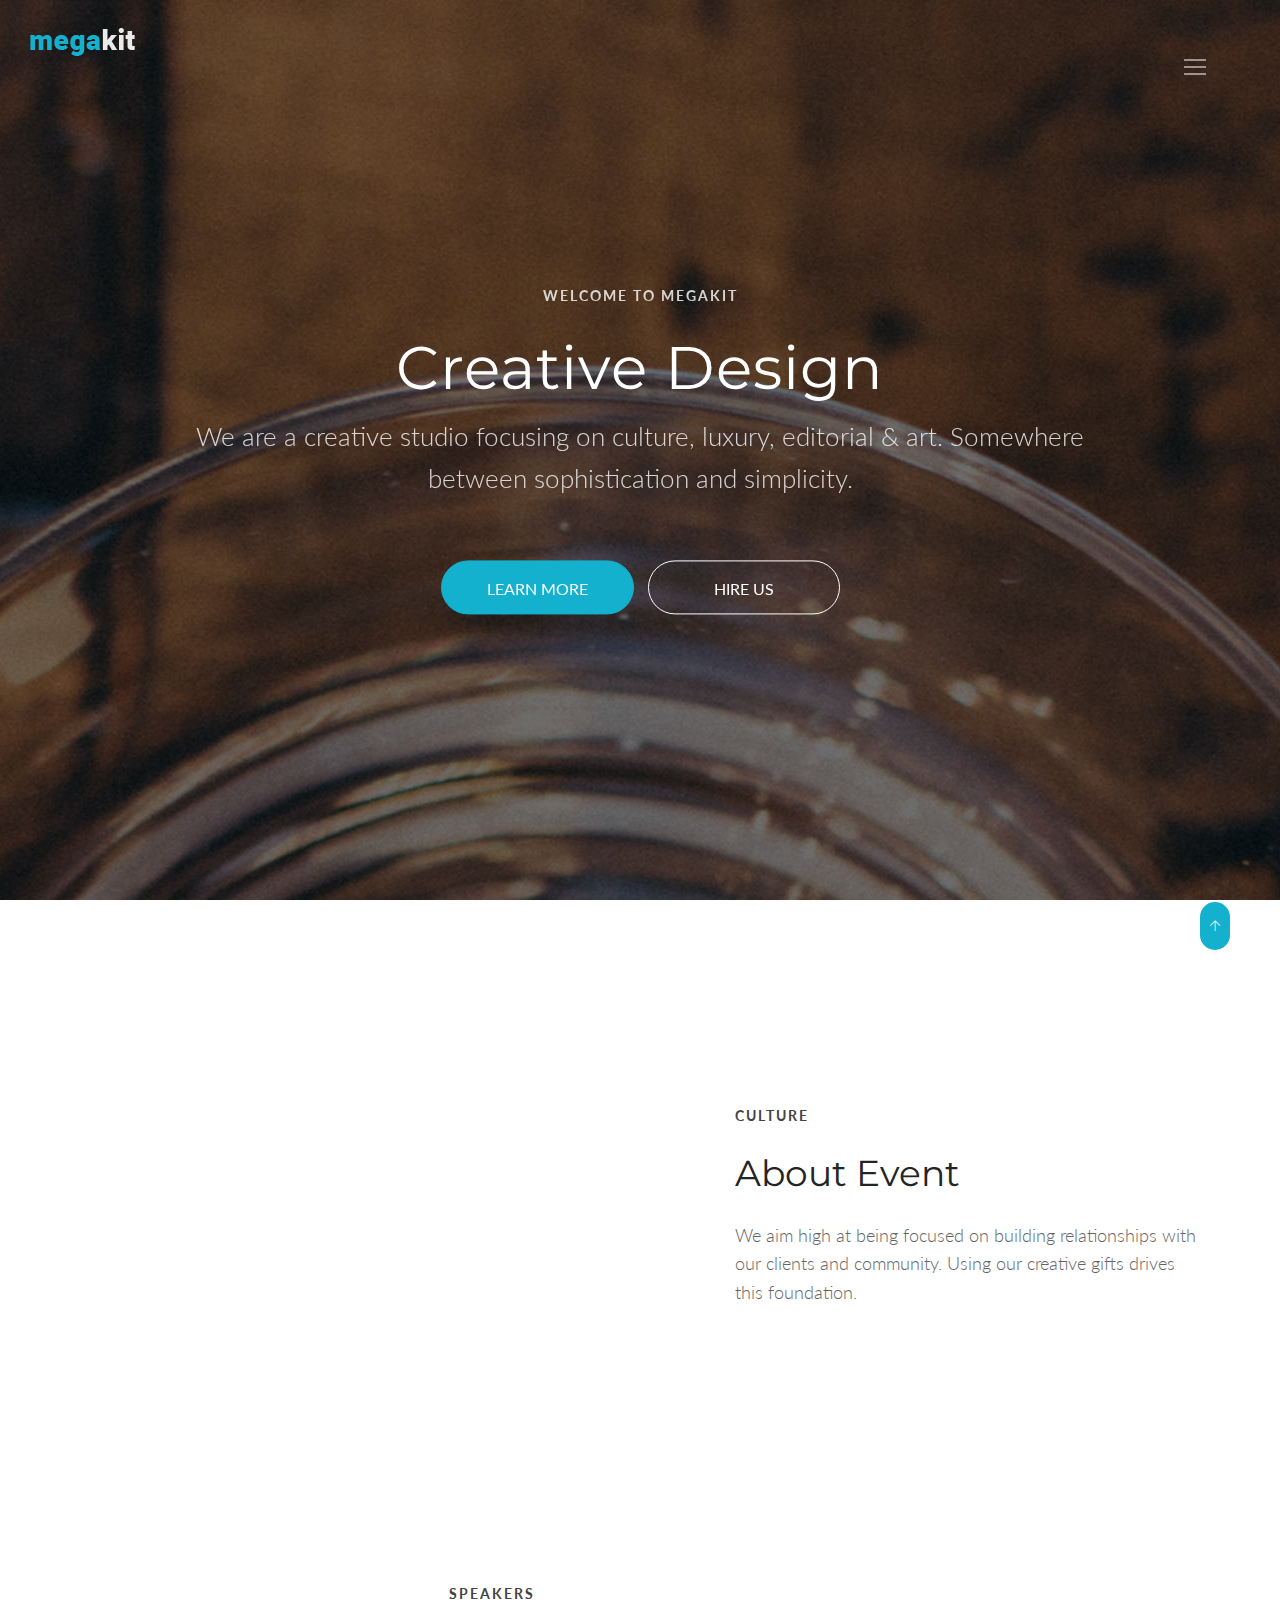
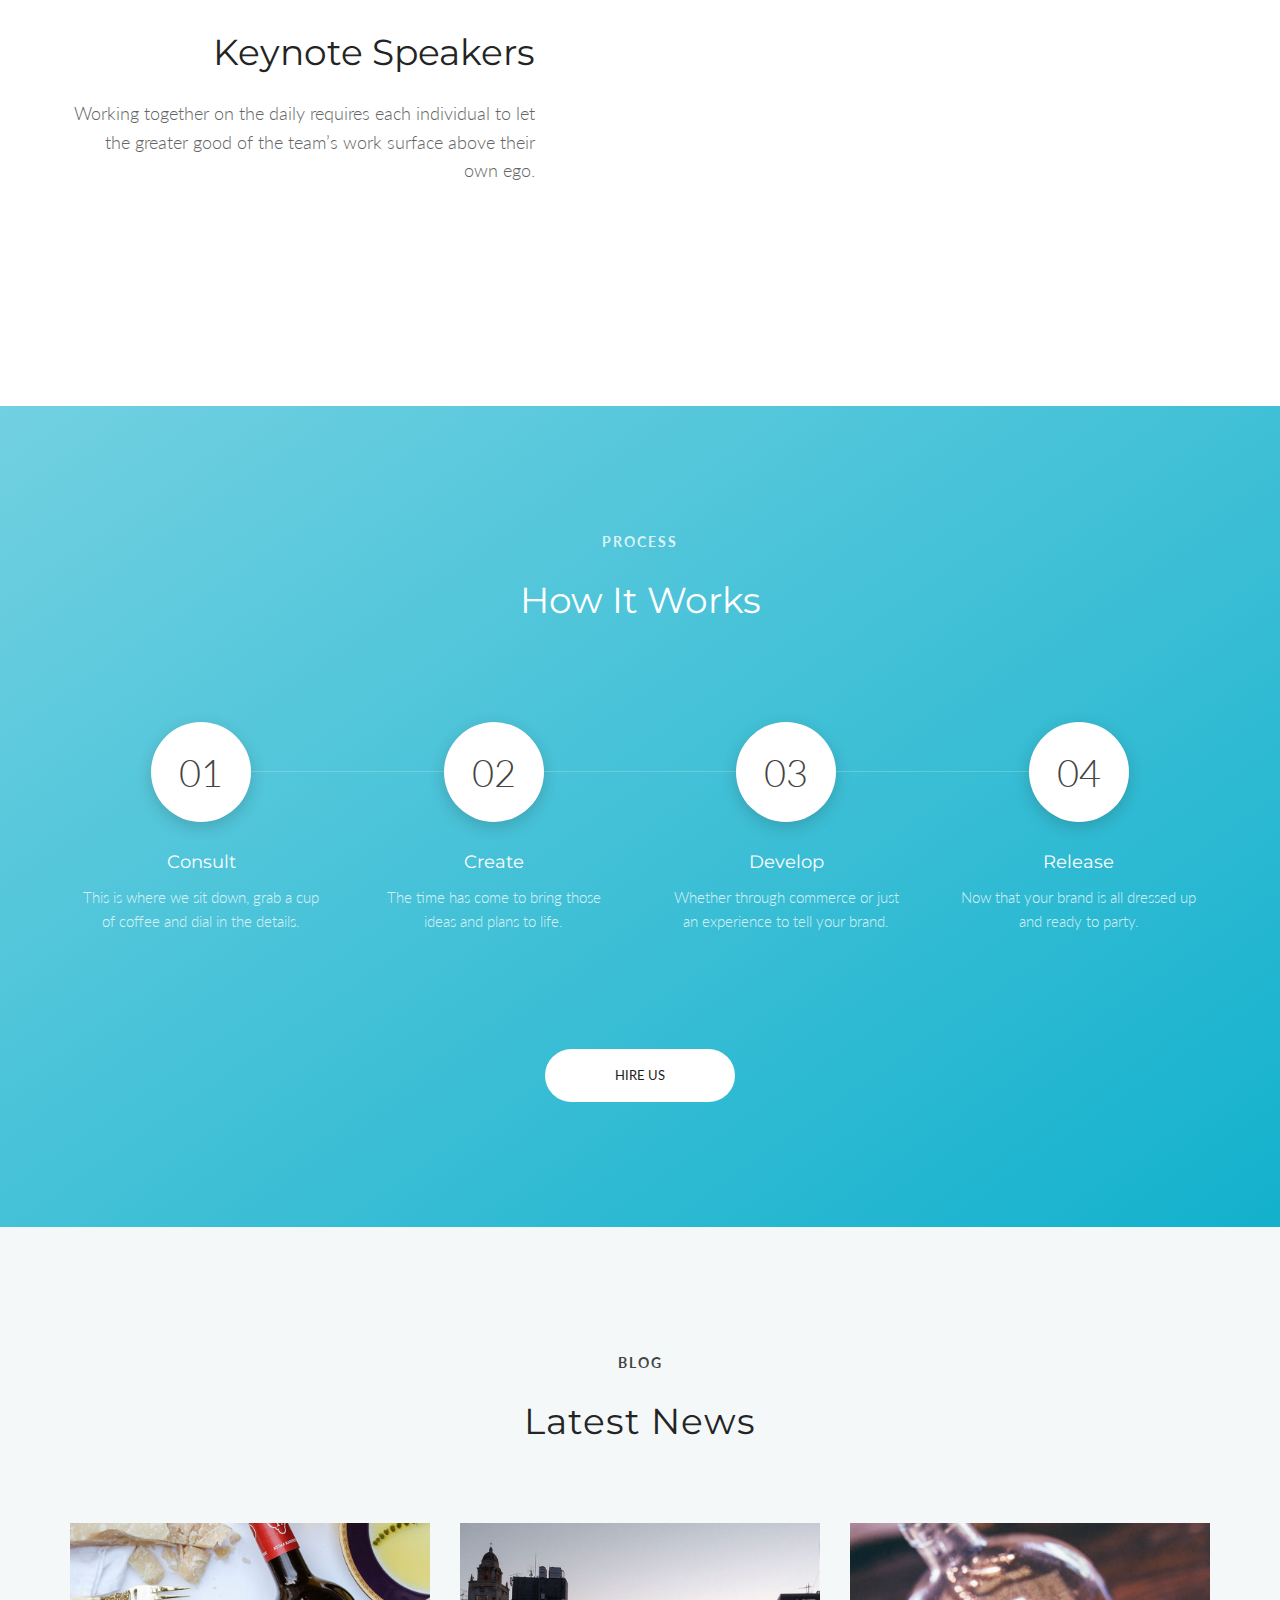
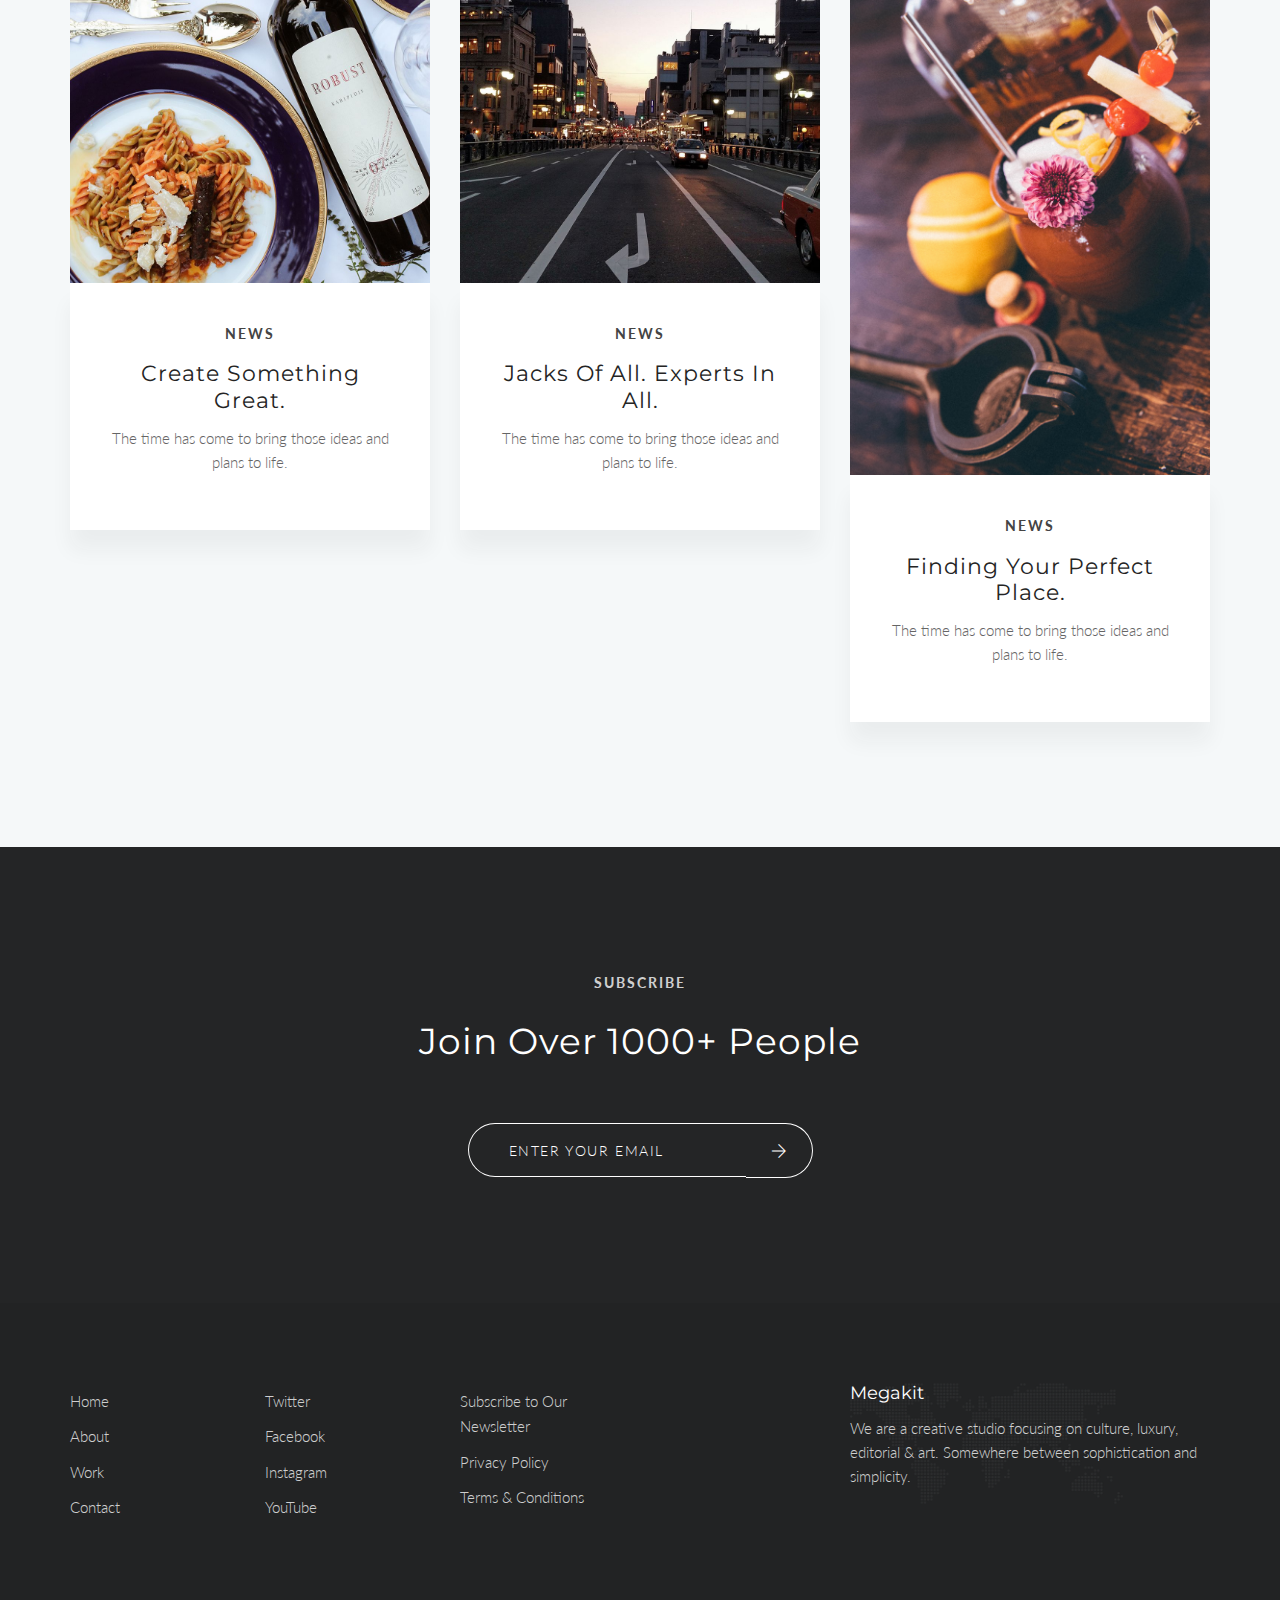
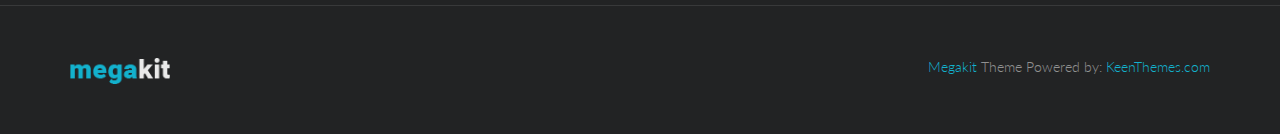
<file: about.html>
<!DOCTYPE html>
<html lang="en" class="no-js">
    <!-- Begin Head -->
    <head>
        <!-- Basic -->
        <meta charset="utf-8"/>
        <meta name="viewport" content="width=device-width, initial-scale=1, shrink-to-fit=no">
        <meta http-equiv="x-ua-compatible" content="ie=edge">
        <title>Megakit - HTML5 Theme</title>
        <meta name="keywords" content="HTML5 Theme" />
        <meta name="description" content="Megakit - HTML5 Theme">
        <meta name="author" content="keenthemes.com">

        <!-- Web Fonts -->
        <link href="https://fonts.googleapis.com/css?family=Lato:300,400,400i|Montserrat:400,700" rel="stylesheet">

        <!-- Vendor Styles -->
        <link href="vendor/bootstrap/css/bootstrap.min.css" rel="stylesheet" type="text/css"/>
        <link href="css/animate.css" rel="stylesheet" type="text/css"/>
        <link href="vendor/themify/themify.css" rel="stylesheet" type="text/css"/>
        <link href="vendor/scrollbar/scrollbar.min.css" rel="stylesheet" type="text/css"/>
        <link href="vendor/magnific-popup/magnific-popup.css" rel="stylesheet" type="text/css"/>
        <link href="vendor/swiper/swiper.min.css" rel="stylesheet" type="text/css"/>

        <!-- Theme Styles -->
        <link href="css/style.css" rel="stylesheet" type="text/css"/>
        <link href="css/global/global.css" rel="stylesheet" type="text/css"/>

        <!-- Favicon -->
        <link rel="shortcut icon" href="img/favicon.ico" type="image/x-icon">
        <link rel="apple-touch-icon" href="img/apple-touch-icon.png">
    </head>
    <!-- End Head -->

    <!-- Body -->
    <body>

        <!--========== HEADER ==========-->
        <header class="navbar-fixed-top s-header js__header-sticky js__header-overlay">
            <!-- Navbar -->
            <div class="s-header__navbar">
                <div class="s-header__container">
                    <div class="s-header__navbar-row">
                        <div class="s-header__navbar-row-col">
                            <!-- Logo -->
                            <div class="s-header__logo">
                                <a href="index.html" class="s-header__logo-link">
                                    <img class="s-header__logo-img s-header__logo-img-default" src="img/logo.png" alt="Megakit Logo">
                                    <img class="s-header__logo-img s-header__logo-img-shrink" src="img/logo-dark.png" alt="Megakit Logo">
                                </a>
                            </div>
                            <!-- End Logo -->
                        </div>
                        <div class="s-header__navbar-row-col">
                            <!-- Trigger -->
                            <a href="javascript:void(0);" class="s-header__trigger js__trigger">
                                <span class="s-header__trigger-icon"></span>
                                <svg x="0rem" y="0rem" width="3.125rem" height="3.125rem" viewbox="0 0 54 54">
                                    <circle fill="transparent" stroke="#fff" stroke-width="1" cx="27" cy="27" r="25" stroke-dasharray="157 157" stroke-dashoffset="157"></circle>
                                </svg>
                            </a>
                            <!-- End Trigger -->
                        </div>
                    </div>
                </div>
            </div>
            <!-- End Navbar -->

            <!-- Overlay -->
            <div class="s-header-bg-overlay js__bg-overlay">
                <!-- Nav -->
                <nav class="s-header__nav js__scrollbar">
                    <div class="container-fluid">
                        <!-- Menu List -->                                
                        <ul class="list-unstyled s-header__nav-menu">
                            <li class="s-header__nav-menu-item"><a class="s-header__nav-menu-link s-header__nav-menu-link-divider" href="index.html">Corporate</a></li>
                            <li class="s-header__nav-menu-item"><a class="s-header__nav-menu-link s-header__nav-menu-link-divider" href="index_app_landing.html">App Landing</a></li>
                            <li class="s-header__nav-menu-item"><a class="s-header__nav-menu-link s-header__nav-menu-link-divider" href="index_portfolio.html">Portfolio</a></li>
                            <li class="s-header__nav-menu-item"><a class="s-header__nav-menu-link s-header__nav-menu-link-divider" href="index_events.html">Events</a></li>
                            <li class="s-header__nav-menu-item"><a class="s-header__nav-menu-link s-header__nav-menu-link-divider" href="index_lawyer.html">Lawyer</a></li>
                            <li class="s-header__nav-menu-item"><a class="s-header__nav-menu-link s-header__nav-menu-link-divider" href="index_clinic.html">Clinic</a></li>
                            <li class="s-header__nav-menu-item"><a class="s-header__nav-menu-link s-header__nav-menu-link-divider" href="index_coming_soon.html">Coming Soon</a></li>
                        </ul>
                        <!-- End Menu List -->

                        <!-- Menu List -->                                
                        <ul class="list-unstyled s-header__nav-menu">
                            <li class="s-header__nav-menu-item"><a class="s-header__nav-menu-link s-header__nav-menu-link-divider -is-active" href="about.html">About</a></li>
                            <li class="s-header__nav-menu-item"><a class="s-header__nav-menu-link s-header__nav-menu-link-divider" href="team.html">Team</a></li>
                            <li class="s-header__nav-menu-item"><a class="s-header__nav-menu-link s-header__nav-menu-link-divider" href="services.html">Services</a></li>
                            <li class="s-header__nav-menu-item"><a class="s-header__nav-menu-link s-header__nav-menu-link-divider" href="events.html">Events</a></li>
                            <li class="s-header__nav-menu-item"><a class="s-header__nav-menu-link s-header__nav-menu-link-divider" href="faq.html">FAQ</a></li>
                            <li class="s-header__nav-menu-item"><a class="s-header__nav-menu-link s-header__nav-menu-link-divider" href="contacts.html">Contacts</a></li>
                        </ul>
                        <!-- End Menu List -->
                    </div>
                </nav>
                <!-- End Nav -->
                
                <!-- Action -->
                <ul class="list-inline s-header__action s-header__action--lb">
                    <li class="s-header__action-item"><a class="s-header__action-link -is-active" href="#">En</a></li>
                    <li class="s-header__action-item"><a class="s-header__action-link" href="#">Fr</a></li>
                </ul>
                <!-- End Action -->

                <!-- Action -->
                <ul class="list-inline s-header__action s-header__action--rb">
                    <li class="s-header__action-item">
                        <a class="s-header__action-link" href="https://www.behance.net/keenthemes">
                            <i class="g-padding-r-5--xs ti-facebook"></i>
                            <span class="g-display-none--xs g-display-inline-block--sm">Facebook</span>
                        </a>
                    </li>
                    <li class="s-header__action-item">
                        <a class="s-header__action-link" href="https://twitter.com/keenthemes">
                            <i class="g-padding-r-5--xs ti-twitter"></i>
                            <span class="g-display-none--xs g-display-inline-block--sm">Twitter</span>
                        </a>
                    </li>
                    <li class="s-header__action-item">
                        <a class="s-header__action-link" href="https://dribbble.com/keenthemes">
                            <i class="g-padding-r-5--xs ti-dribbble"></i>
                            <span class="g-display-none--xs g-display-inline-block--sm">Dribbble</span>
                        </a>
                    </li>
                </ul>
                <!-- End Action -->
            </div>
            <!-- End Overlay -->
        </header>
        <!--========== END HEADER ==========-->

        <!--========== PROMO BLOCK ==========-->
        <div class="g-fullheight--md js__parallax-window" style="background: url(img/1920x1080/02.jpg) 50% 0 no-repeat fixed;">
            <div class="g-container--md g-text-center--xs g-ver-center--md g-padding-y-150--xs g-padding-y-0--md">
                <div class="g-margin-b-60--xs">
                    <p class="text-uppercase g-font-size-14--xs g-font-weight--700 g-color--white-opacity g-letter-spacing--2 g-margin-b-25--xs">Welcome to Megakit</p>
                    <h1 class="g-font-size-40--xs g-font-size-50--sm g-font-size-60--md g-color--white g-letter-spacing--1">Creative Design</h1>
                    <p class="g-font-size-18--xs g-font-size-26--md g-color--white-opacity g-margin-b-0--xs">We are a creative studio focusing on culture, luxury, editorial &amp; art. Somewhere between sophistication and simplicity.</p>
                </div>
                <span class="g-display-block--xs g-display-inline-block--sm g-padding-x-5--xs g-margin-b-10--xs g-margin-b-0--sm">
                    <a href="https://themeforest.net/item/metronic-responsive-admin-dashboard-template/4021469?ref=keenthemes" class="text-uppercase s-btn s-btn-icon--md s-btn--primary-bg g-radius--50 g-padding-x-45--xs">Learn More</a>
                </span>
                <span class="g-display-block--xs g-display-inline-block--sm g-padding-x-5--xs g-margin-b-10--xs g-margin-b-0--sm">
                    <a href="https://themeforest.net/item/metronic-responsive-admin-dashboard-template/4021469?ref=keenthemes" class="text-uppercase s-btn s-btn-icon--md s-btn--white-brd g-radius--50 g-padding-x-65--xs">Hire Us</a>
                </span>
            </div>
        </div>
        <!--========== END PROMO BLOCK ==========-->

        <!--========== PAGE CONTENT ==========-->
        <!-- About -->
        <div class="container g-padding-y-80--xs g-padding-y-125--sm">
            <div class="row g-hor-centered-row--md g-row-col--5 g-margin-b-60--xs g-margin-b-100--md">
                <div class="col-sm-3 col-xs-6 g-hor-centered-row__col">
                    <div class="wow fadeInLeft" data-wow-duration=".3" data-wow-delay=".1s">
                        <img class="img-responsive" src="img/400x500/05.jpg" alt="Image">
                    </div>
                </div>
                <div class="col-sm-3 col-xs-6 g-hor-centered-row__col g-margin-b-60--xs g-margin-b-0--md">
                    <div class="wow fadeInLeft" data-wow-duration=".3" data-wow-delay=".2s">
                        <img class="img-responsive" src="img/400x550/01.jpg" alt="Image">
                    </div>
                </div>
                <div class="col-sm-1"></div>
                <div class="col-sm-5 g-hor-centered-row__col">
                    <p class="text-uppercase g-font-size-14--xs g-font-weight--700 g-color--primary g-letter-spacing--2 g-margin-b-25--xs">Culture</p>
                    <h2 class="g-font-size-32--xs g-font-size-36--sm g-margin-b-25--xs">About Event</h2>
                    <p class="g-font-size-18--sm">We aim high at being focused on building relationships with our clients and community. Using our creative gifts drives this foundation.</p>
                </div>
            </div>

            <div class="row g-hor-centered-row--md g-row-col--5">
                <div class="col-sm-3 col-xs-6 col-sm-push-6 g-hor-centered-row__col">
                    <div class="wow fadeInRight" data-wow-duration=".3" data-wow-delay=".2s">
                        <img class="img-responsive" src="img/400x550/02.jpg" alt="Image">
                    </div>
                </div>
                <div class="col-sm-3 col-xs-6 col-sm-push-6 g-hor-centered-row__col g-margin-b-60--xs g-margin-b-0--md">
                    <div class="wow fadeInRight" data-wow-duration=".3" data-wow-delay=".1s">
                        <img class="img-responsive" src="img/400x500/06.jpg" alt="Image">
                    </div>
                </div>
                <div class="col-sm-1"></div>
                <div class="col-sm-5 col-sm-pull-7 g-hor-centered-row__col g-text-left--xs g-text-right--md">
                    <p class="text-uppercase g-font-size-14--xs g-font-weight--700 g-color--primary g-letter-spacing--2 g-margin-b-25--xs">Speakers</p>
                    <h2 class="g-font-size-32--xs g-font-size-36--sm g-margin-b-25--xs">Keynote Speakers</h2>
                    <p class="g-font-size-18--sm">Working together on the daily requires each individual to let the greater good of the team’s work surface above their own ego.</p>
                </div>
            </div>
        </div>
        <!-- End About -->

        <!-- Process -->
        <div class="g-bg-color--primary-ltr">
            <div class="container g-padding-y-80--xs g-padding-y-125--sm">
                <div class="g-text-center--xs g-margin-b-100--xs">
                    <p class="text-uppercase g-font-size-14--xs g-font-weight--700 g-color--white-opacity g-letter-spacing--2 g-margin-b-25--xs">Process</p>
                    <h2 class="g-font-size-32--xs g-font-size-36--md g-color--white">How it Works</h2>
                </div>
                <ul class="list-inline row g-margin-b-100--xs">
                    <!-- Process -->
                    <li class="col-sm-3 col-xs-6 g-full-width--xs s-process-v1 g-margin-b-60--xs g-margin-b-0--md">
                        <div class="center-block g-text-center--xs">
                            <div class="g-margin-b-30--xs">
                                <span class="g-display-inline-block--xs g-width-100--xs g-height-100--xs g-font-size-38--xs g-color--primary g-bg-color--white g-box-shadow__dark-lightest-v4 g-padding-x-20--xs g-padding-y-20--xs g-radius--circle">01</span>
                            </div>
                            <div class="g-padding-x-20--xs">
                                <h3 class="g-font-size-18--xs g-color--white">Consult</h3>
                                <p class="g-color--white-opacity">This is where we sit down, grab a cup of coffee and dial in the details.</p>
                            </div>
                        </div>
                    </li>
                    <!-- End Process -->

                    <!-- Process -->
                    <li class="col-sm-3 col-xs-6 g-full-width--xs s-process-v1 g-margin-b-60--xs g-margin-b-0--md">
                        <div class="center-block g-text-center--xs">
                            <div class="g-margin-b-30--xs">
                                <span class="g-display-inline-block--xs g-width-100--xs g-height-100--xs g-font-size-38--xs g-color--primary g-bg-color--white g-box-shadow__dark-lightest-v4 g-padding-x-20--xs g-padding-y-20--xs g-radius--circle">02</span>
                            </div>
                            <div class="g-padding-x-20--xs">
                                <h3 class="g-font-size-18--xs g-color--white">Create</h3>
                                <p class="g-color--white-opacity">The time has come to bring those ideas and plans to life.</p>
                            </div>
                        </div>
                    </li>
                    <!-- End Process -->

                    <!-- Process -->
                    <li class="col-sm-3 col-xs-6 g-full-width--xs s-process-v1 g-margin-b-60--xs g-margin-b-0--sm">
                        <div class="center-block g-text-center--xs">
                            <div class="g-margin-b-30--xs">
                                <span class="g-display-inline-block--xs g-width-100--xs g-height-100--xs g-font-size-38--xs g-color--primary g-bg-color--white g-box-shadow__dark-lightest-v4 g-padding-x-20--xs g-padding-y-20--xs g-radius--circle">03</span>
                            </div>
                            <div class="g-padding-x-20--xs">
                                <h3 class="g-font-size-18--xs g-color--white">Develop</h3>
                                <p class="g-color--white-opacity">Whether through commerce or just an experience to tell your brand.</p>
                            </div>
                        </div>
                    </li>
                    <!-- End Process -->

                    <!-- Process -->
                    <li class="col-sm-3 col-xs-6 g-full-width--xs s-process-v1">
                        <div class="center-block g-text-center--xs">
                            <div class="g-margin-b-30--xs">
                                <span class="g-display-inline-block--xs g-width-100--xs g-height-100--xs g-font-size-38--xs g-color--primary g-bg-color--white g-box-shadow__dark-lightest-v4 g-padding-x-20--xs g-padding-y-20--xs g-radius--circle">04</span>
                            </div>
                            <div class="g-padding-x-20--xs">
                                <h3 class="g-font-size-18--xs g-color--white">Release</h3>
                                <p class="g-color--white-opacity">Now that your brand is all dressed up and ready to party.</p>
                            </div>
                        </div>
                    </li>
                    <!-- End Process -->
                </ul>

                <div class="g-text-center--xs">
                    <a href="#js__scroll-to-appointment" class="text-uppercase s-btn s-btn--md s-btn--white-bg g-radius--50 g-padding-x-70--xs">Hire Us</a>
                </div>
            </div>
        </div>
        <!-- End Process -->

        <!-- News -->
        <div class="g-bg-color--sky-light">
            <div class="container g-padding-y-80--xs g-padding-y-125--sm">
                <div class="g-text-center--xs g-margin-b-80--xs">
                    <p class="text-uppercase g-font-size-14--xs g-font-weight--700 g-color--primary g-letter-spacing--2 g-margin-b-25--xs">Blog</p>
                    <h2 class="g-font-size-32--xs g-font-size-36--md g-letter-spacing--1">Latest News</h2>
                </div>
                <div class="row">
                    <div class="col-sm-4 g-margin-b-30--xs g-margin-b-0--md">
                        <!-- News -->
                        <article>
                            <img class="img-responsive" src="img/970x970/01.jpg" alt="Image">
                            <div class="g-bg-color--white g-box-shadow__dark-lightest-v2 g-text-center--xs g-padding-x-40--xs g-padding-y-40--xs">
                                <p class="text-uppercase g-font-size-14--xs g-font-weight--700 g-color--primary g-letter-spacing--2">News</p>
                                <h3 class="g-font-size-22--xs g-letter-spacing--1"><a href="https://themeforest.net/item/metronic-responsive-admin-dashboard-template/4021469?ref=keenthemes">Create Something Great.</a></h3>
                                <p>The time has come to bring those ideas and plans to life.</p>
                            </div>
                        </article>
                        <!-- End News -->
                    </div>
                    <div class="col-sm-4 g-margin-b-30--xs g-margin-b-0--md">
                        <!-- News -->
                        <article>
                            <img class="img-responsive" src="img/970x970/02.jpg" alt="Image">
                            <div class="g-bg-color--white g-box-shadow__dark-lightest-v2 g-text-center--xs g-padding-x-40--xs g-padding-y-40--xs">
                                <p class="text-uppercase g-font-size-14--xs g-font-weight--700 g-color--primary g-letter-spacing--2">News</p>
                                <h3 class="g-font-size-22--xs g-letter-spacing--1"><a href="https://themeforest.net/item/metronic-responsive-admin-dashboard-template/4021469?ref=keenthemes">Jacks of All. Experts in All.</a></h3>
                                <p>The time has come to bring those ideas and plans to life.</p>
                            </div>
                        </article>
                        <!-- End News -->
                    </div>
                    <div class="col-sm-4">
                        <!-- News -->
                        <article>
                            <img class="img-responsive" src="img/970x970/03.jpg" alt="Image">
                            <div class="g-bg-color--white g-box-shadow__dark-lightest-v2 g-text-center--xs g-padding-x-40--xs g-padding-y-40--xs">
                                <p class="text-uppercase g-font-size-14--xs g-font-weight--700 g-color--primary g-letter-spacing--2">News</p>
                                <h3 class="g-font-size-22--xs g-letter-spacing--1"><a href="https://themeforest.net/item/metronic-responsive-admin-dashboard-template/4021469?ref=keenthemes">Finding your Perfect Place.</a></h3>
                                <p>The time has come to bring those ideas and plans to life.</p>
                            </div>
                        </article>
                        <!-- End News -->
                    </div>
                </div>
            </div>
        </div>
        <!-- End News -->

        <!-- Subscribe -->
        <div class="g-bg-color--dark-light">
            <div class="g-container--sm g-text-center--xs g-padding-y-80--xs g-padding-y-125--sm">
                <div class="g-margin-b-60--xs">
                    <p class="text-uppercase g-font-size-14--xs g-font-weight--700 g-color--white-opacity g-letter-spacing--2 g-margin-b-25--xs">Subscribe</p>
                    <h2 class="g-font-size-32--xs g-font-size-36--sm g-letter-spacing--1 g-color--white">Join Over 1000+ People</h2>
                </div>
                <div class="row">
                    <div class="col-sm-6 col-sm-offset-3 col-xs-10 col-xs-offset-1">
                        <form class="input-group">
                            <input type="email" class="form-control s-form-v1__input g-radius--left-50" name="email" placeholder="Enter your email">
                            <span class="input-group-btn">
                                <button type="submit" class="s-btn s-btn-icon--md s-btn-icon--white-brd s-btn--white-brd g-radius--right-50"><i class="ti-arrow-right"></i></button>
                            </span>
                        </form>
                    </div>
                </div>
            </div>
        </div>
        <!-- End Subscribe -->
        <!--========== END PAGE CONTENT ==========-->

        <!--========== FOOTER ==========-->
        <footer class="g-bg-color--dark">
            <!-- Links -->
            <div class="g-hor-divider__dashed--white-opacity-lightest">
                <div class="container g-padding-y-80--xs">
                    <div class="row">
                        <div class="col-sm-2 g-margin-b-20--xs g-margin-b-0--md">
                            <ul class="list-unstyled g-ul-li-tb-5--xs g-margin-b-0--xs">
                                <li><a class="g-font-size-15--xs g-color--white-opacity" href="http://themeforest.net/item/metronic-responsive-admin-dashboard-template/4021469?ref=keenthemes">Home</a></li>
                                <li><a class="g-font-size-15--xs g-color--white-opacity" href="http://themeforest.net/item/metronic-responsive-admin-dashboard-template/4021469?ref=keenthemes">About</a></li>
                                <li><a class="g-font-size-15--xs g-color--white-opacity" href="http://themeforest.net/item/metronic-responsive-admin-dashboard-template/4021469?ref=keenthemes">Work</a></li>
                                <li><a class="g-font-size-15--xs g-color--white-opacity" href="http://themeforest.net/item/metronic-responsive-admin-dashboard-template/4021469?ref=keenthemes">Contact</a></li>
                            </ul>
                        </div>
                        <div class="col-sm-2 g-margin-b-20--xs g-margin-b-0--md">
                            <ul class="list-unstyled g-ul-li-tb-5--xs g-margin-b-0--xs">
                                <li><a class="g-font-size-15--xs g-color--white-opacity" href="http://themeforest.net/item/metronic-responsive-admin-dashboard-template/4021469?ref=keenthemes">Twitter</a></li>
                                <li><a class="g-font-size-15--xs g-color--white-opacity" href="http://themeforest.net/item/metronic-responsive-admin-dashboard-template/4021469?ref=keenthemes">Facebook</a></li>
                                <li><a class="g-font-size-15--xs g-color--white-opacity" href="http://themeforest.net/item/metronic-responsive-admin-dashboard-template/4021469?ref=keenthemes">Instagram</a></li>
                                <li><a class="g-font-size-15--xs g-color--white-opacity" href="http://themeforest.net/item/metronic-responsive-admin-dashboard-template/4021469?ref=keenthemes">YouTube</a></li>
                            </ul>
                        </div>
                        <div class="col-sm-2 g-margin-b-40--xs g-margin-b-0--md">
                            <ul class="list-unstyled g-ul-li-tb-5--xs g-margin-b-0--xs">
                                <li><a class="g-font-size-15--xs g-color--white-opacity" href="http://themeforest.net/item/metronic-responsive-admin-dashboard-template/4021469?ref=keenthemes">Subscribe to Our Newsletter</a></li>
                                <li><a class="g-font-size-15--xs g-color--white-opacity" href="http://themeforest.net/item/metronic-responsive-admin-dashboard-template/4021469?ref=keenthemes">Privacy Policy</a></li>
                                <li><a class="g-font-size-15--xs g-color--white-opacity" href="http://themeforest.net/item/metronic-responsive-admin-dashboard-template/4021469?ref=keenthemes">Terms &amp; Conditions</a></li>
                            </ul>
                        </div>
                        <div class="col-md-4 col-md-offset-2 col-sm-5 col-sm-offset-1 s-footer__logo g-padding-y-50--xs g-padding-y-0--md">
                            <h3 class="g-font-size-18--xs g-color--white">Megakit</h3>
                            <p class="g-color--white-opacity">We are a creative studio focusing on culture, luxury, editorial &amp; art. Somewhere between sophistication and simplicity.</p>
                        </div>
                    </div>
                </div>
            </div>
            <!-- End Links -->

            <!-- Copyright -->
            <div class="container g-padding-y-50--xs">
                <div class="row">
                    <div class="col-xs-6">
                        <a href="index.html">
                            <img class="g-width-100--xs g-height-auto--xs" src="img/logo.png" alt="Megakit Logo">
                        </a>
                    </div>
                    <div class="col-xs-6 g-text-right--xs">
                        <p class="g-font-size-14--xs g-margin-b-0--xs g-color--white-opacity-light"><a href="http://keenthemes.com/preview/Megakit/">Megakit</a> Theme Powered by: <a href="http://www.keenthemes.com/">KeenThemes.com</a></p>
                    </div>
                </div>
            </div>
            <!-- End Copyright -->
        </footer>
        <!--========== END FOOTER ==========-->

        <!-- Back To Top -->
        <a href="javascript:void(0);" class="s-back-to-top js__back-to-top"></a>

        <!--========== JAVASCRIPTS (Load javascripts at bottom, this will reduce page load time) ==========-->
        <!-- Vendor -->
        <script type="text/javascript" src="vendor/jquery.min.js"></script>
        <script type="text/javascript" src="vendor/jquery.migrate.min.js"></script>
        <script type="text/javascript" src="vendor/bootstrap/js/bootstrap.min.js"></script>
        <script type="text/javascript" src="vendor/jquery.smooth-scroll.min.js"></script>
        <script type="text/javascript" src="vendor/jquery.back-to-top.min.js"></script>
        <script type="text/javascript" src="vendor/scrollbar/jquery.scrollbar.min.js"></script>
        <script type="text/javascript" src="vendor/magnific-popup/jquery.magnific-popup.min.js"></script>
        <script type="text/javascript" src="vendor/jquery.parallax.min.js"></script>
        <script type="text/javascript" src="vendor/swiper/swiper.jquery.min.js"></script>
        <script type="text/javascript" src="vendor/jquery.wow.min.js"></script>

        <!-- General Components and Settings -->
        <script type="text/javascript" src="js/global.min.js"></script>
        <script type="text/javascript" src="js/components/header-sticky.min.js"></script>
        <script type="text/javascript" src="js/components/scrollbar.min.js"></script>
        <script type="text/javascript" src="js/components/magnific-popup.min.js"></script>
        <script type="text/javascript" src="js/components/swiper.min.js"></script>
        <script type="text/javascript" src="js/components/wow.min.js"></script>
        <!--========== END JAVASCRIPTS ==========-->

    </body>
    <!-- End Body -->
</html>
</file>
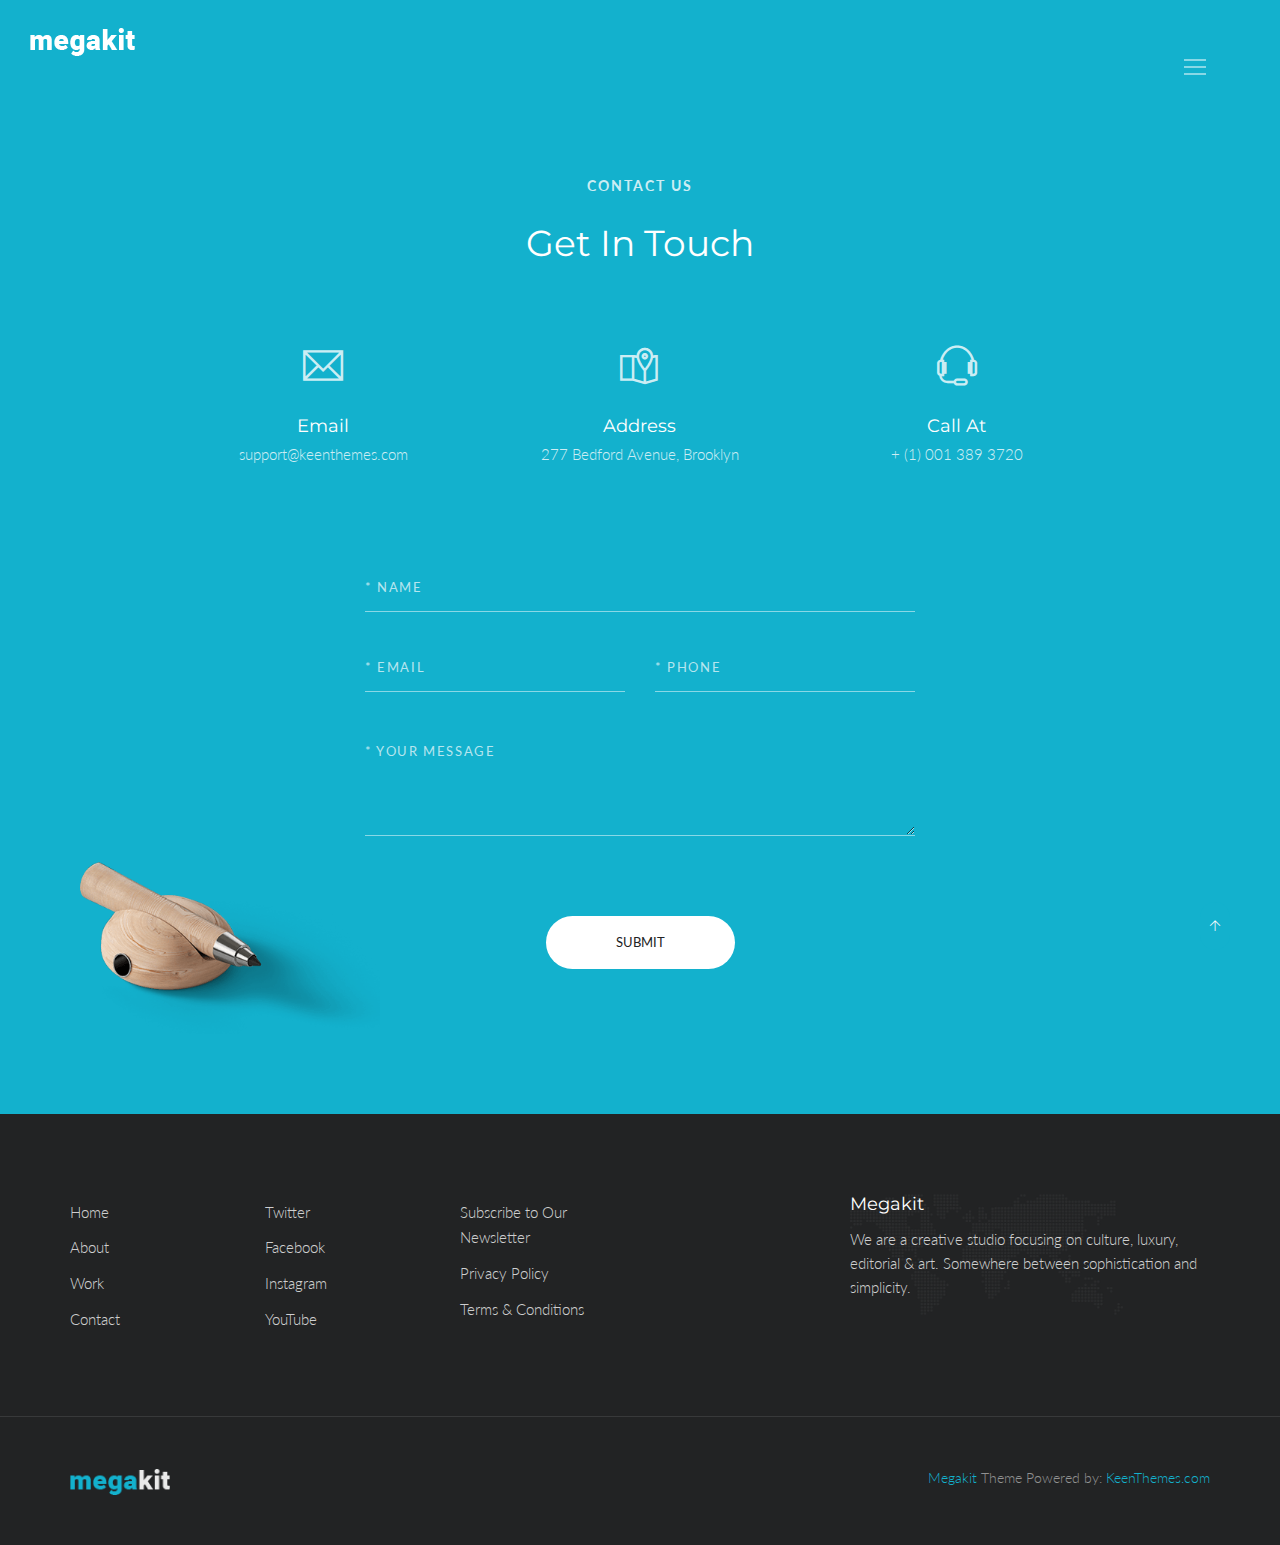
<file: contacts.html>
<!DOCTYPE html>
<html lang="en" class="no-js">
    <!-- Begin Head -->
    <head>
        <!-- Basic -->
        <meta charset="utf-8"/>
        <meta name="viewport" content="width=device-width, initial-scale=1, shrink-to-fit=no">
        <meta http-equiv="x-ua-compatible" content="ie=edge">
        <title>Megakit - HTML5 Theme</title>
        <meta name="keywords" content="HTML5 Theme" />
        <meta name="description" content="Megakit - HTML5 Theme">
        <meta name="author" content="keenthemes.com">

        <!-- Web Fonts -->
        <link href="https://fonts.googleapis.com/css?family=Lato:300,400,400i|Montserrat:400,700" rel="stylesheet">

        <!-- Vendor Styles -->
        <link href="vendor/bootstrap/css/bootstrap.min.css" rel="stylesheet" type="text/css"/>
        <link href="vendor/themify/themify.css" rel="stylesheet" type="text/css"/>
        <link href="vendor/scrollbar/scrollbar.min.css" rel="stylesheet" type="text/css"/>

        <!-- Theme Styles -->
        <link href="css/style.css" rel="stylesheet" type="text/css"/>
        <link href="css/global/global.css" rel="stylesheet" type="text/css"/>

        <!-- Favicon -->
        <link rel="shortcut icon" href="img/favicon.ico" type="image/x-icon">
        <link rel="apple-touch-icon" href="img/apple-touch-icon.png">
    </head>
    <!-- End Head -->

    <!-- Body -->
    <body>

        <!--========== HEADER ==========-->
        <header class="navbar-fixed-top s-header js__header-sticky js__header-overlay">
            <!-- Navbar -->
            <div class="s-header__navbar">
                <div class="s-header__container">
                    <div class="s-header__navbar-row">
                        <div class="s-header__navbar-row-col">
                            <!-- Logo -->
                            <div class="s-header__logo">
                                <a href="index.html" class="s-header__logo-link">
                                    <img class="s-header__logo-img s-header__logo-img-default" src="img/logo-white.png" alt="Megakit Logo">
                                    <img class="s-header__logo-img s-header__logo-img-shrink" src="img/logo-dark.png" alt="Megakit Logo">
                                </a>
                            </div>
                            <!-- End Logo -->
                        </div>
                        <div class="s-header__navbar-row-col">
                            <!-- Trigger -->
                            <a href="javascript:void(0);" class="s-header__trigger js__trigger">
                                <span class="s-header__trigger-icon"></span>
                                <svg x="0rem" y="0rem" width="3.125rem" height="3.125rem" viewbox="0 0 54 54">
                                    <circle fill="transparent" stroke="#fff" stroke-width="1" cx="27" cy="27" r="25" stroke-dasharray="157 157" stroke-dashoffset="157"></circle>
                                </svg>
                            </a>
                            <!-- End Trigger -->
                        </div>
                    </div>
                </div>
            </div>
            <!-- End Navbar -->

            <!-- Overlay -->
            <div class="s-header-bg-overlay js__bg-overlay">
                <!-- Nav -->
                <nav class="s-header__nav js__scrollbar">
                    <div class="container-fluid">
                        <!-- Menu List -->                                
                        <ul class="list-unstyled s-header__nav-menu">
                            <li class="s-header__nav-menu-item"><a class="s-header__nav-menu-link s-header__nav-menu-link-divider" href="index.html">Corporate</a></li>
                            <li class="s-header__nav-menu-item"><a class="s-header__nav-menu-link s-header__nav-menu-link-divider" href="index_app_landing.html">App Landing</a></li>
                            <li class="s-header__nav-menu-item"><a class="s-header__nav-menu-link s-header__nav-menu-link-divider" href="index_portfolio.html">Portfolio</a></li>
                            <li class="s-header__nav-menu-item"><a class="s-header__nav-menu-link s-header__nav-menu-link-divider" href="index_events.html">Events</a></li>
                            <li class="s-header__nav-menu-item"><a class="s-header__nav-menu-link s-header__nav-menu-link-divider" href="index_lawyer.html">Lawyer</a></li>
                            <li class="s-header__nav-menu-item"><a class="s-header__nav-menu-link s-header__nav-menu-link-divider" href="index_clinic.html">Clinic</a></li>
                            <li class="s-header__nav-menu-item"><a class="s-header__nav-menu-link s-header__nav-menu-link-divider" href="index_coming_soon.html">Coming Soon</a></li>
                        </ul>
                        <!-- End Menu List -->

                        <!-- Menu List -->                                
                        <ul class="list-unstyled s-header__nav-menu">
                            <li class="s-header__nav-menu-item"><a class="s-header__nav-menu-link s-header__nav-menu-link-divider" href="about.html">About</a></li>
                            <li class="s-header__nav-menu-item"><a class="s-header__nav-menu-link s-header__nav-menu-link-divider" href="team.html">Team</a></li>
                            <li class="s-header__nav-menu-item"><a class="s-header__nav-menu-link s-header__nav-menu-link-divider" href="services.html">Services</a></li>
                            <li class="s-header__nav-menu-item"><a class="s-header__nav-menu-link s-header__nav-menu-link-divider" href="events.html">Events</a></li>
                            <li class="s-header__nav-menu-item"><a class="s-header__nav-menu-link s-header__nav-menu-link-divider" href="faq.html">FAQ</a></li>
                            <li class="s-header__nav-menu-item"><a class="s-header__nav-menu-link s-header__nav-menu-link-divider -is-active" href="contacts.html">Contacts</a></li>
                        </ul>
                        <!-- End Menu List -->
                    </div>
                </nav>
                <!-- End Nav -->
                
                <!-- Action -->
                <ul class="list-inline s-header__action s-header__action--lb">
                    <li class="s-header__action-item"><a class="s-header__action-link -is-active" href="#">En</a></li>
                    <li class="s-header__action-item"><a class="s-header__action-link" href="#">Fr</a></li>
                </ul>
                <!-- End Action -->

                <!-- Action -->
                <ul class="list-inline s-header__action s-header__action--rb">
                    <li class="s-header__action-item">
                        <a class="s-header__action-link" href="https://www.behance.net/keenthemes">
                            <i class="g-padding-r-5--xs ti-facebook"></i>
                            <span class="g-display-none--xs g-display-inline-block--sm">Facebook</span>
                        </a>
                    </li>
                    <li class="s-header__action-item">
                        <a class="s-header__action-link" href="https://twitter.com/keenthemes">
                            <i class="g-padding-r-5--xs ti-twitter"></i>
                            <span class="g-display-none--xs g-display-inline-block--sm">Twitter</span>
                        </a>
                    </li>
                    <li class="s-header__action-item">
                        <a class="s-header__action-link" href="https://dribbble.com/keenthemes">
                            <i class="g-padding-r-5--xs ti-dribbble"></i>
                            <span class="g-display-none--xs g-display-inline-block--sm">Dribbble</span>
                        </a>
                    </li>
                </ul>
                <!-- End Action -->
            </div>
            <!-- End Overlay -->
        </header>
        <!--========== END HEADER ==========-->

        <!--========== PAGE CONTENT ==========-->
        <!-- Feedback Form -->
        <div class="g-position--relative g-bg-color--primary">
            <div class="g-container--md g-padding-y-125--xs">
                <div class="g-text-center--xs g-margin-t-50--xs g-margin-b-80--xs">
                    <p class="text-uppercase g-font-size-14--xs g-font-weight--700 g-color--white-opacity g-letter-spacing--2 g-margin-b-25--xs">Contact Us</p>
                    <h2 class="g-font-size-32--xs g-font-size-36--sm g-color--white">Get in Touch</h2>
                </div>
                <div class="row g-row-col--5 g-margin-b-80--xs">
                    <div class="col-xs-4 g-full-width--xs g-margin-b-50--xs g-margin-b-0--sm">
                        <div class="g-text-center--xs">
                            <i class="g-display-block--xs g-font-size-40--xs g-color--white-opacity g-margin-b-30--xs ti-email"></i>
                            <h4 class="g-font-size-18--xs g-color--white g-margin-b-5--xs">Email</h4>
                            <p class="g-color--white-opacity">support@keenthemes.com</p>
                        </div>
                    </div>
                    <div class="col-xs-4 g-full-width--xs g-margin-b-50--xs g-margin-b-0--sm">
                        <div class="g-text-center--xs">
                            <i class="g-display-block--xs g-font-size-40--xs g-color--white-opacity g-margin-b-30--xs ti-map-alt"></i>
                            <h4 class="g-font-size-18--xs g-color--white g-margin-b-5--xs">Address</h4>
                            <p class="g-color--white-opacity">277 Bedford Avenue, Brooklyn</p>
                        </div>
                    </div>
                    <div class="col-xs-4 g-full-width--xs">
                        <div class="g-text-center--xs">
                            <i class="g-display-block--xs g-font-size-40--xs g-color--white-opacity g-margin-b-30--xs ti-headphone-alt"></i>
                            <h4 class="g-font-size-18--xs g-color--white g-margin-b-5--xs">Call at</h4>
                            <p class="g-color--white-opacity">+ (1) 001 389 3720</p>
                        </div>
                    </div>
                </div>
                <form class="center-block g-width-500--sm g-width-550--md">
                    <div class="g-margin-b-30--xs">
                        <input type="text" class="form-control s-form-v3__input" placeholder="* Name">
                    </div>
                    <div class="row g-row-col-5 g-margin-b-50--xs">
                        <div class="col-sm-6 g-margin-b-30--xs g-margin-b-0--md">
                            <input type="email" class="form-control s-form-v3__input" placeholder="* Email">
                        </div>
                        <div class="col-sm-6">
                            <input type="text" class="form-control s-form-v3__input" placeholder="* Phone">
                        </div>
                    </div>
                    <div class="g-margin-b-80--xs">
                        <textarea class="form-control s-form-v3__input" rows="5" placeholder="* Your message"></textarea>
                    </div>
                    <div class="g-text-center--xs">
                        <button type="submit" class="text-uppercase s-btn s-btn--md s-btn--white-bg g-radius--50 g-padding-x-70--xs g-margin-b-20--xs">Submit</button>
                    </div>
                </form>
            </div>
            <img class="s-mockup-v2" src="img/mockups/pencil-01.png" alt="Mockup Image">
        </div>
        <!-- End Feedback Form -->
        <!--========== END PAGE CONTENT ==========-->

        <!--========== FOOTER ==========-->
        <footer class="g-bg-color--dark">
            <!-- Links -->
            <div class="g-hor-divider__dashed--white-opacity-lightest">
                <div class="container g-padding-y-80--xs">
                    <div class="row">
                        <div class="col-sm-2 g-margin-b-20--xs g-margin-b-0--md">
                            <ul class="list-unstyled g-ul-li-tb-5--xs g-margin-b-0--xs">
                                <li><a class="g-font-size-15--xs g-color--white-opacity" href="http://themeforest.net/item/metronic-responsive-admin-dashboard-template/4021469?ref=keenthemes">Home</a></li>
                                <li><a class="g-font-size-15--xs g-color--white-opacity" href="http://themeforest.net/item/metronic-responsive-admin-dashboard-template/4021469?ref=keenthemes">About</a></li>
                                <li><a class="g-font-size-15--xs g-color--white-opacity" href="http://themeforest.net/item/metronic-responsive-admin-dashboard-template/4021469?ref=keenthemes">Work</a></li>
                                <li><a class="g-font-size-15--xs g-color--white-opacity" href="http://themeforest.net/item/metronic-responsive-admin-dashboard-template/4021469?ref=keenthemes">Contact</a></li>
                            </ul>
                        </div>
                        <div class="col-sm-2 g-margin-b-20--xs g-margin-b-0--md">
                            <ul class="list-unstyled g-ul-li-tb-5--xs g-margin-b-0--xs">
                                <li><a class="g-font-size-15--xs g-color--white-opacity" href="http://themeforest.net/item/metronic-responsive-admin-dashboard-template/4021469?ref=keenthemes">Twitter</a></li>
                                <li><a class="g-font-size-15--xs g-color--white-opacity" href="http://themeforest.net/item/metronic-responsive-admin-dashboard-template/4021469?ref=keenthemes">Facebook</a></li>
                                <li><a class="g-font-size-15--xs g-color--white-opacity" href="http://themeforest.net/item/metronic-responsive-admin-dashboard-template/4021469?ref=keenthemes">Instagram</a></li>
                                <li><a class="g-font-size-15--xs g-color--white-opacity" href="http://themeforest.net/item/metronic-responsive-admin-dashboard-template/4021469?ref=keenthemes">YouTube</a></li>
                            </ul>
                        </div>
                        <div class="col-sm-2 g-margin-b-40--xs g-margin-b-0--md">
                            <ul class="list-unstyled g-ul-li-tb-5--xs g-margin-b-0--xs">
                                <li><a class="g-font-size-15--xs g-color--white-opacity" href="http://themeforest.net/item/metronic-responsive-admin-dashboard-template/4021469?ref=keenthemes">Subscribe to Our Newsletter</a></li>
                                <li><a class="g-font-size-15--xs g-color--white-opacity" href="http://themeforest.net/item/metronic-responsive-admin-dashboard-template/4021469?ref=keenthemes">Privacy Policy</a></li>
                                <li><a class="g-font-size-15--xs g-color--white-opacity" href="http://themeforest.net/item/metronic-responsive-admin-dashboard-template/4021469?ref=keenthemes">Terms &amp; Conditions</a></li>
                            </ul>
                        </div>
                        <div class="col-md-4 col-md-offset-2 col-sm-5 col-sm-offset-1 s-footer__logo g-padding-y-50--xs g-padding-y-0--md">
                            <h3 class="g-font-size-18--xs g-color--white">Megakit</h3>
                            <p class="g-color--white-opacity">We are a creative studio focusing on culture, luxury, editorial &amp; art. Somewhere between sophistication and simplicity.</p>
                        </div>
                    </div>
                </div>
            </div>
            <!-- End Links -->

            <!-- Copyright -->
            <div class="container g-padding-y-50--xs">
                <div class="row">
                    <div class="col-xs-6">
                        <a href="index.html">
                            <img class="g-width-100--xs g-height-auto--xs" src="img/logo.png" alt="Megakit Logo">
                        </a>
                    </div>
                    <div class="col-xs-6 g-text-right--xs">
                        <p class="g-font-size-14--xs g-margin-b-0--xs g-color--white-opacity-light"><a href="http://keenthemes.com/preview/Megakit/">Megakit</a> Theme Powered by: <a href="http://www.keenthemes.com/">KeenThemes.com</a></p>
                    </div>
                </div>
            </div>
            <!-- End Copyright -->
        </footer>
        <!--========== END FOOTER ==========-->

        <!-- Back To Top -->
        <a href="javascript:void(0);" class="s-back-to-top js__back-to-top"></a>

        <!--========== JAVASCRIPTS (Load javascripts at bottom, this will reduce page load time) ==========-->
        <!-- Vendor -->
        <script type="text/javascript" src="vendor/jquery.min.js"></script>
        <script type="text/javascript" src="vendor/jquery.migrate.min.js"></script>
        <script type="text/javascript" src="vendor/bootstrap/js/bootstrap.min.js"></script>
        <script type="text/javascript" src="vendor/jquery.smooth-scroll.min.js"></script>
        <script type="text/javascript" src="vendor/jquery.back-to-top.min.js"></script>
        <script type="text/javascript" src="vendor/scrollbar/jquery.scrollbar.min.js"></script>

        <!-- General Components and Settings -->
        <script type="text/javascript" src="js/global.min.js"></script>
        <script type="text/javascript" src="js/components/header-sticky.min.js"></script>
        <script type="text/javascript" src="js/components/scrollbar.min.js"></script>
        <!--========== END JAVASCRIPTS ==========-->

    </body>
    <!-- End Body -->
</html>
</file>
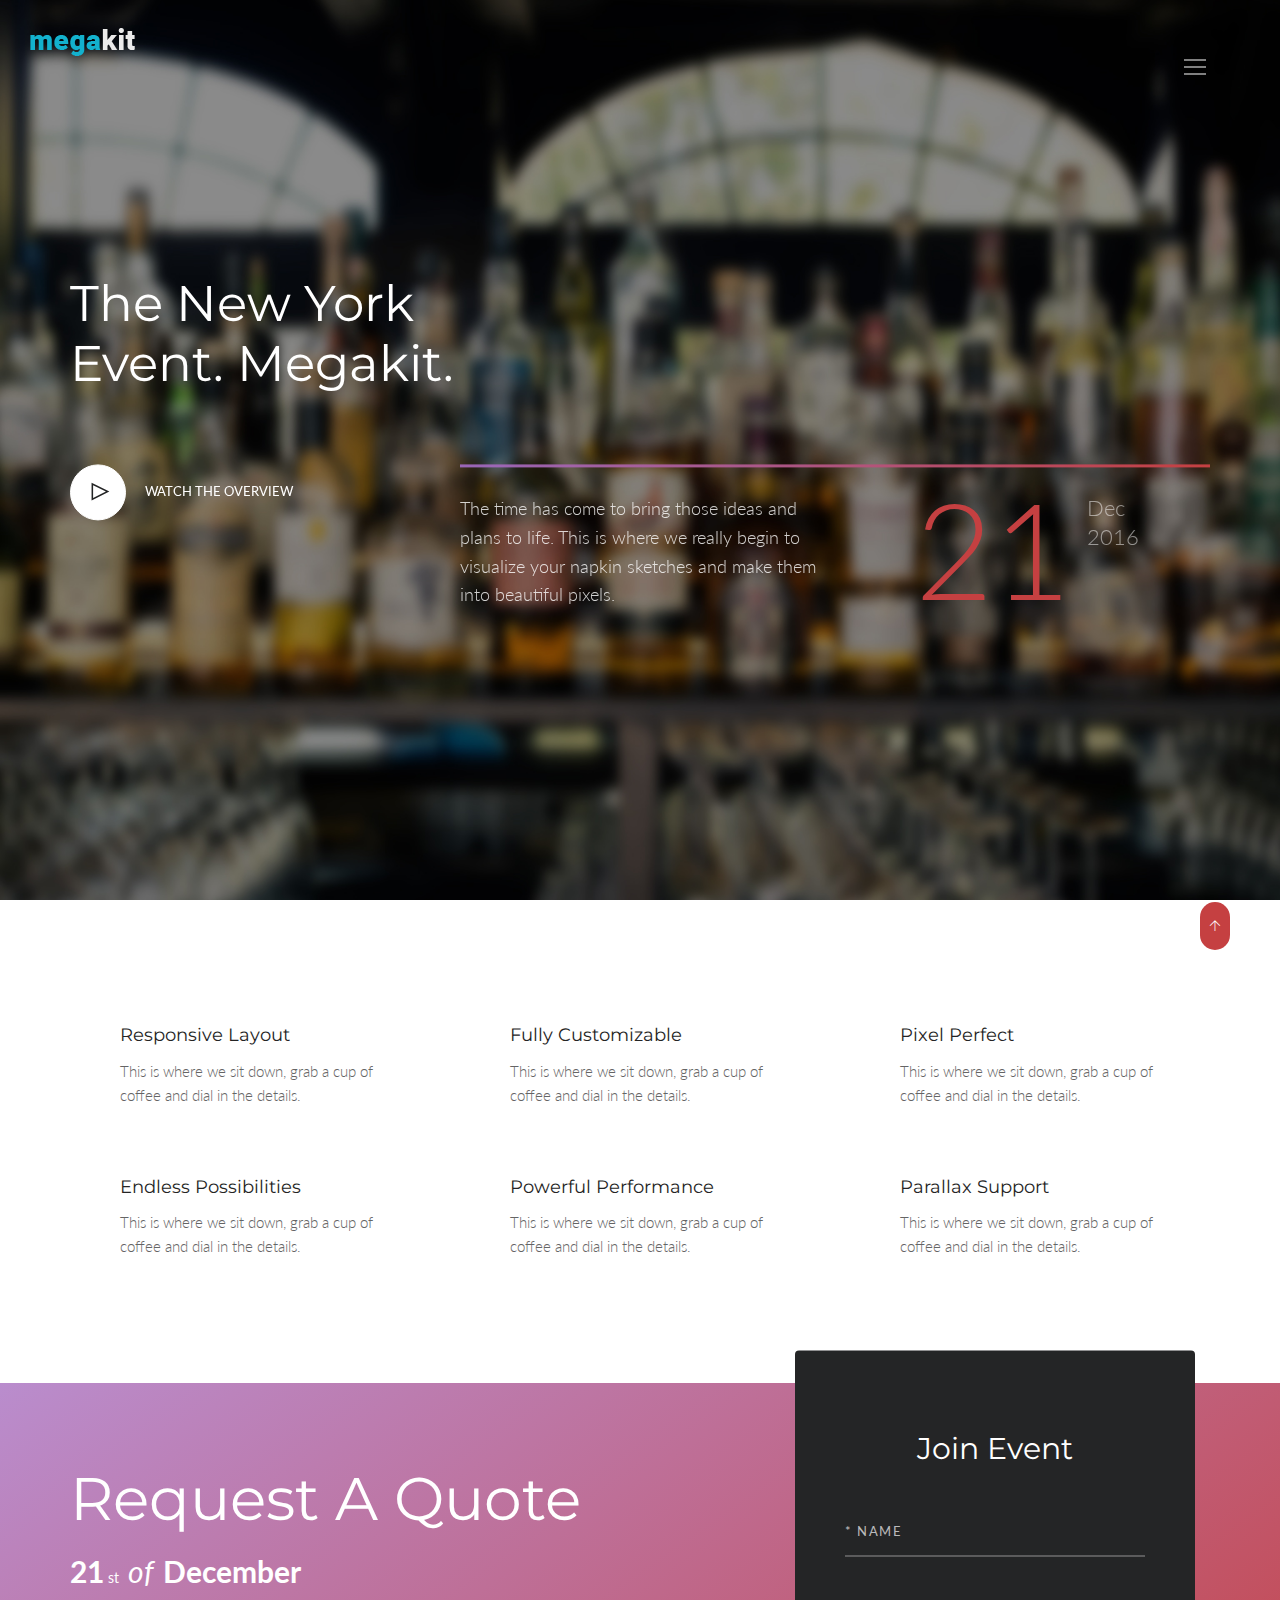
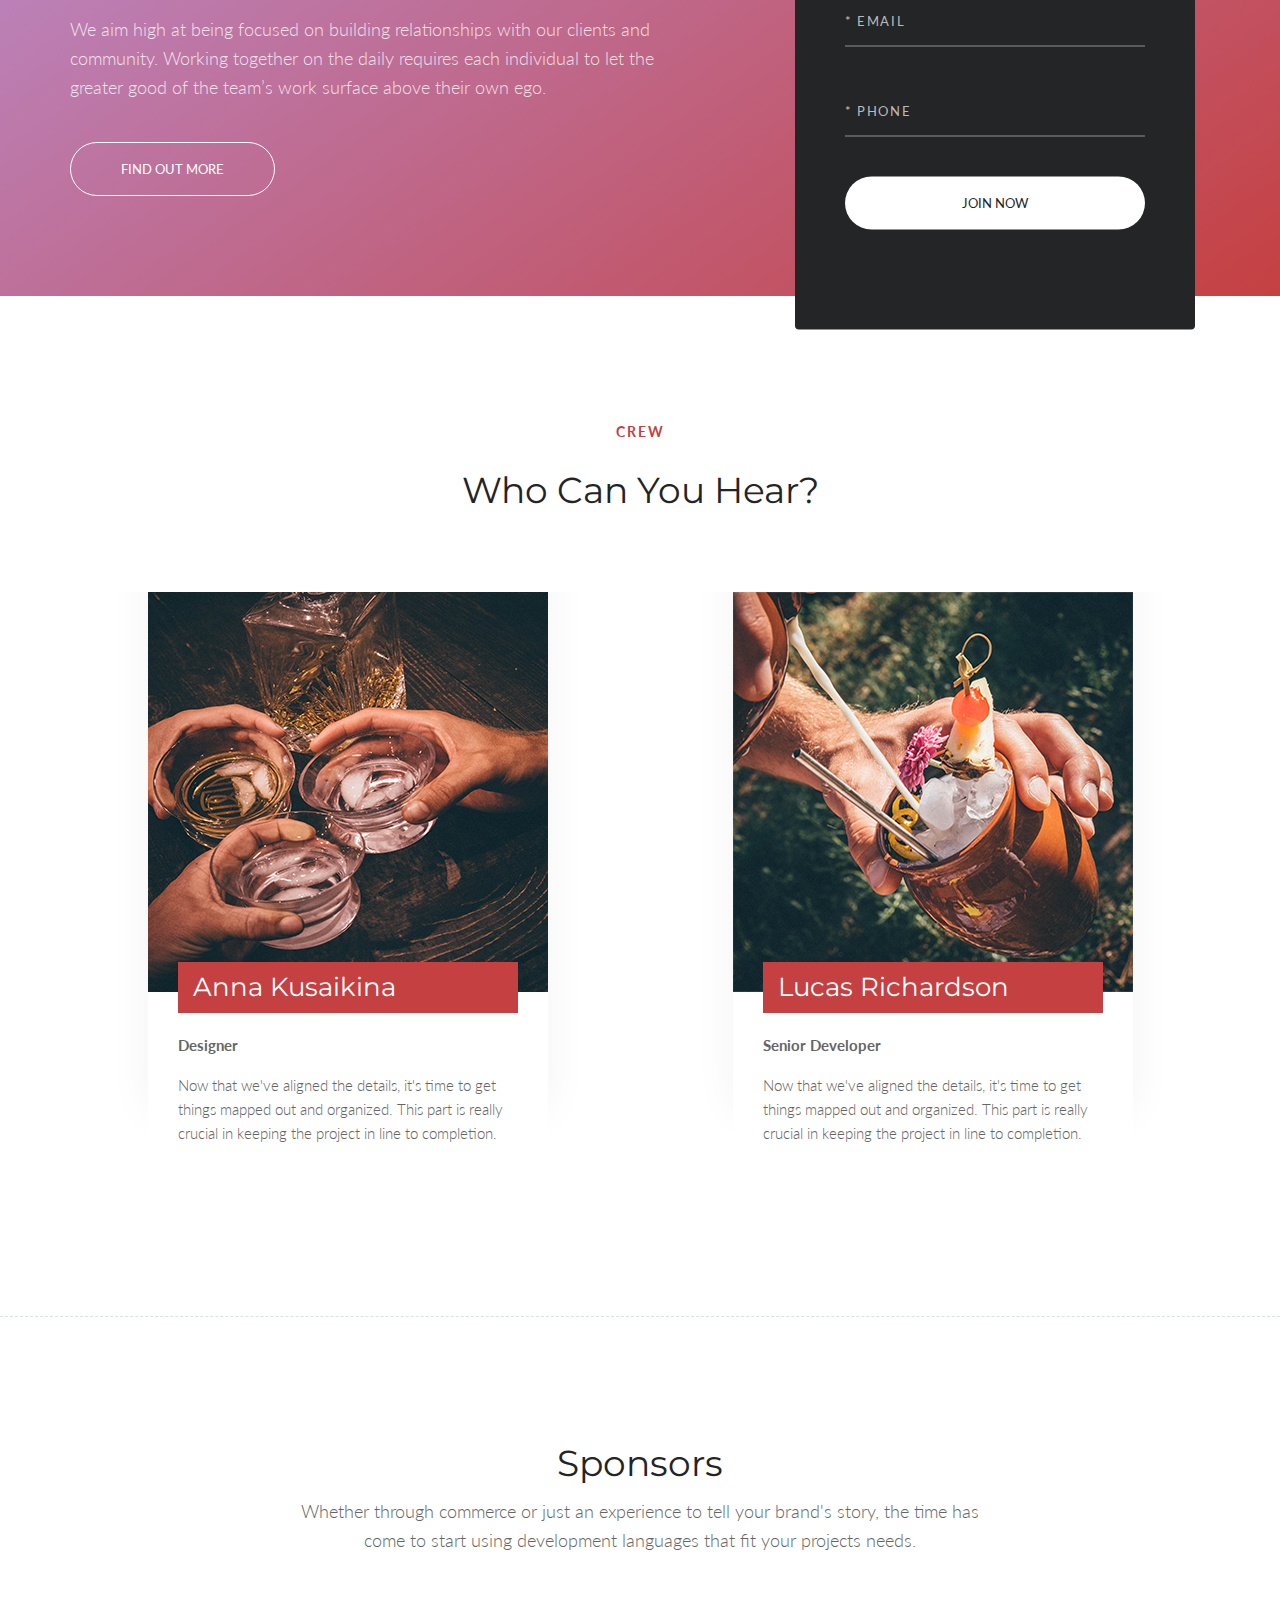
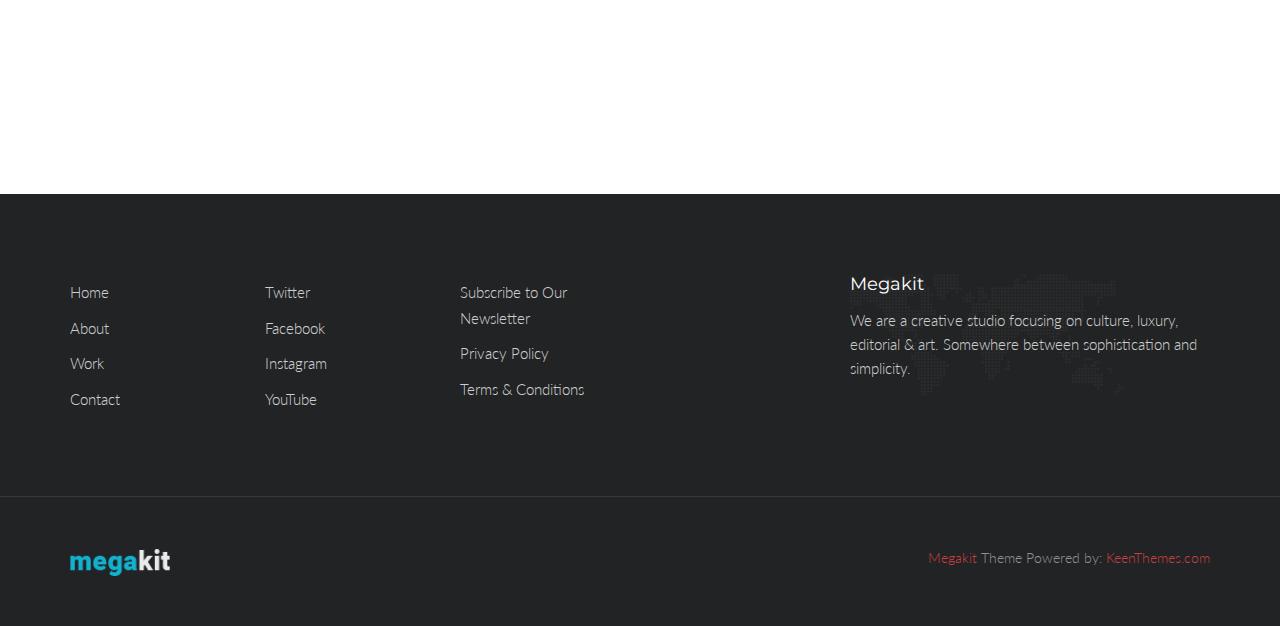
<file: events.html>
<!DOCTYPE html>
<html lang="en" class="no-js">
    <!-- Begin Head -->
    <head>
        <!-- Basic -->
        <meta charset="utf-8"/>
        <meta name="viewport" content="width=device-width, initial-scale=1, shrink-to-fit=no">
        <meta http-equiv="x-ua-compatible" content="ie=edge">
        <title>Megakit - HTML5 Theme</title>
        <meta name="keywords" content="HTML5 Theme" />
        <meta name="description" content="Megakit - HTML5 Theme">
        <meta name="author" content="keenthemes.com">

        <!-- Web Fonts -->
        <link href="https://fonts.googleapis.com/css?family=Lato:300,400,400i|Montserrat:400,700" rel="stylesheet">

        <!-- Vendor Styles -->
        <link href="vendor/bootstrap/css/bootstrap.min.css" rel="stylesheet" type="text/css"/>
        <link href="css/animate.css" rel="stylesheet" type="text/css"/>
        <link href="vendor/themify/themify.css" rel="stylesheet" type="text/css"/>
        <link href="vendor/scrollbar/scrollbar.min.css" rel="stylesheet" type="text/css"/>
        <link href="vendor/magnific-popup/magnific-popup.css" rel="stylesheet" type="text/css"/>
        <link href="vendor/swiper/swiper.min.css" rel="stylesheet" type="text/css"/>

        <!-- Theme Styles -->
        <link href="css/style.css" rel="stylesheet" type="text/css"/>
        <link href="css/global/global.css" rel="stylesheet" type="text/css"/>
        
        <!-- Theme Skins -->
        <link href="css/theme/red.css" rel="stylesheet" type="text/css"/>

        <!-- Favicon -->
        <link rel="shortcut icon" href="img/favicon.ico" type="image/x-icon">
        <link rel="apple-touch-icon" href="img/apple-touch-icon.png">
    </head>
    <!-- End Head -->

    <!-- Body -->
    <body>

        <!--========== HEADER ==========-->
        <header class="navbar-fixed-top s-header js__header-sticky js__header-overlay">
            <!-- Navbar -->
            <div class="s-header__navbar">
                <div class="s-header__container">
                    <div class="s-header__navbar-row">
                        <div class="s-header__navbar-row-col">
                            <!-- Logo -->
                            <div class="s-header__logo">
                                <a href="index.html" class="s-header__logo-link">
                                    <img class="s-header__logo-img s-header__logo-img-default" src="img/logo.png" alt="Megakit Logo">
                                    <img class="s-header__logo-img s-header__logo-img-shrink" src="img/logo-dark.png" alt="Megakit Logo">
                                </a>
                            </div>
                            <!-- End Logo -->
                        </div>
                        <div class="s-header__navbar-row-col">
                            <!-- Trigger -->
                            <a href="javascript:void(0);" class="s-header__trigger js__trigger">
                                <span class="s-header__trigger-icon"></span>
                                <svg x="0rem" y="0rem" width="3.125rem" height="3.125rem" viewbox="0 0 54 54">
                                    <circle fill="transparent" stroke="#fff" stroke-width="1" cx="27" cy="27" r="25" stroke-dasharray="157 157" stroke-dashoffset="157"></circle>
                                </svg>
                            </a>
                            <!-- End Trigger -->
                        </div>
                    </div>
                </div>
            </div>
            <!-- End Navbar -->

            <!-- Overlay -->
            <div class="s-header-bg-overlay js__bg-overlay">
                <!-- Nav -->
                <nav class="s-header__nav js__scrollbar">
                    <div class="container-fluid">
                        <!-- Menu List -->                                
                        <ul class="list-unstyled s-header__nav-menu">
                            <li class="s-header__nav-menu-item"><a class="s-header__nav-menu-link s-header__nav-menu-link-divider" href="index.html">Corporate</a></li>
                            <li class="s-header__nav-menu-item"><a class="s-header__nav-menu-link s-header__nav-menu-link-divider" href="index_app_landing.html">App Landing</a></li>
                            <li class="s-header__nav-menu-item"><a class="s-header__nav-menu-link s-header__nav-menu-link-divider" href="index_portfolio.html">Portfolio</a></li>
                            <li class="s-header__nav-menu-item"><a class="s-header__nav-menu-link s-header__nav-menu-link-divider" href="index_events.html">Events</a></li>
                            <li class="s-header__nav-menu-item"><a class="s-header__nav-menu-link s-header__nav-menu-link-divider" href="index_lawyer.html">Lawyer</a></li>
                            <li class="s-header__nav-menu-item"><a class="s-header__nav-menu-link s-header__nav-menu-link-divider" href="index_clinic.html">Clinic</a></li>
                            <li class="s-header__nav-menu-item"><a class="s-header__nav-menu-link s-header__nav-menu-link-divider" href="index_coming_soon.html">Coming Soon</a></li>
                        </ul>
                        <!-- End Menu List -->

                        <!-- Menu List -->                                
                        <ul class="list-unstyled s-header__nav-menu">
                            <li class="s-header__nav-menu-item"><a class="s-header__nav-menu-link s-header__nav-menu-link-divider" href="about.html">About</a></li>
                            <li class="s-header__nav-menu-item"><a class="s-header__nav-menu-link s-header__nav-menu-link-divider" href="team.html">Team</a></li>
                            <li class="s-header__nav-menu-item"><a class="s-header__nav-menu-link s-header__nav-menu-link-divider" href="services.html">Services</a></li>
                            <li class="s-header__nav-menu-item"><a class="s-header__nav-menu-link s-header__nav-menu-link-divider -is-active" href="events.html">Events</a></li>
                            <li class="s-header__nav-menu-item"><a class="s-header__nav-menu-link s-header__nav-menu-link-divider" href="faq.html">FAQ</a></li>
                            <li class="s-header__nav-menu-item"><a class="s-header__nav-menu-link s-header__nav-menu-link-divider" href="contacts.html">Contacts</a></li>
                        </ul>
                        <!-- End Menu List -->
                    </div>
                </nav>
                <!-- End Nav -->
                
                <!-- Action -->
                <ul class="list-inline s-header__action s-header__action--lb">
                    <li class="s-header__action-item"><a class="s-header__action-link -is-active" href="#">En</a></li>
                    <li class="s-header__action-item"><a class="s-header__action-link" href="#">Fr</a></li>
                </ul>
                <!-- End Action -->

                <!-- Action -->
                <ul class="list-inline s-header__action s-header__action--rb">
                    <li class="s-header__action-item">
                        <a class="s-header__action-link" href="https://www.behance.net/keenthemes">
                            <i class="g-padding-r-5--xs ti-facebook"></i>
                            <span class="g-display-none--xs g-display-inline-block--sm">Facebook</span>
                        </a>
                    </li>
                    <li class="s-header__action-item">
                        <a class="s-header__action-link" href="https://twitter.com/keenthemes">
                            <i class="g-padding-r-5--xs ti-twitter"></i>
                            <span class="g-display-none--xs g-display-inline-block--sm">Twitter</span>
                        </a>
                    </li>
                    <li class="s-header__action-item">
                        <a class="s-header__action-link" href="https://dribbble.com/keenthemes">
                            <i class="g-padding-r-5--xs ti-dribbble"></i>
                            <span class="g-display-none--xs g-display-inline-block--sm">Dribbble</span>
                        </a>
                    </li>
                </ul>
                <!-- End Action -->
            </div>
            <!-- End Overlay -->
        </header>
        <!--========== END HEADER ==========-->

        <!--========== PROMO BLOCK ==========-->
        <div class="s-promo-block-v3 g-bg-position--center g-fullheight--sm" style="background: url('img/1920x1080/09.jpg');">
            <div class="container g-ver-center--sm g-padding-y-125--xs g-padding-y-0--sm">
                <div class="g-margin-t-30--xs g-margin-t-0--sm g-margin-b-30--xs g-margin-b-70--md">
                    <h1 class="g-font-size-35--xs g-font-size-45--sm g-font-size-50--lg g-color--white">The New York<br>Event. Megakit.</h1>
                </div>
                <div class="row">
                    <div class="col-sm-8 col-sm-push-4 g-margin-b-50--xs g-margin-b-0--md">
                        <div class="s-promo-block-v3__divider g-display-none--xs g-display-block--md"></div>
                        <div class="row">
                            <div class="col-sm-6 g-margin-b-30--xs g-margin-b-0--md">
                                <div class="wow fadeInLeft" data-wow-duration=".3" data-wow-delay=".4s">
                                    <p class="g-font-size-18--xs g-color--white-opacity">The time has come to bring those ideas and plans to life. This is where we really begin to visualize your napkin sketches and make them into beautiful pixels.</p>
                                </div>
                            </div>
                            <div class="col-sm-5 col-sm-offset-1">
                                <div class="clearfix">
                                    <div class="pull-left">
                                        <div class="wow fadeInLeft" data-wow-duration=".3" data-wow-delay=".3s">
                                            <span class="s-promo-block-v3__date g-font-size-100--xs g-font-size-135--lg g-font-weight--300 g-color--primary">21</span>
                                        </div>
                                    </div>
                                    <div class="wow fadeInLeft" data-wow-duration=".3" data-wow-delay=".1s">
                                        <span class="s-promo-block-v3__month g-font-size-18--xs g-font-size-22--lg g-font-weight--300 g-color--white-opacity-light">Dec</span>
                                        <span class="s-promo-block-v3__year g-font-size-18--xs g-font-size-22--lg g-font-weight--300 g-color--white-opacity-light">2016</span>
                                    </div>
                                </div>
                            </div>
                        </div>
                    </div>
                    <div class="col-sm-4 col-sm-pull-8">
                        <div class="wow fadeInLeft" data-wow-duration=".3" data-wow-delay=".5s">
                            <a class="js__popup__youtube" href="https://www.youtube.com/watch?v=lcFYdgZKZxY" title="Intro Video">
                                <i class="s-icon s-icon--lg s-icon--white-bg g-radius--circle ti-control-play"></i>
                                <span class="text-uppercase g-font-size-13--xs g-color--white g-padding-x-15--xs">Watch the Overview</span>
                            </a>
                        </div>
                    </div>
                </div>
            </div>
        </div>
        <!--========== END PROMO BLOCK ==========-->

        <!--========== PAGE CONTENT ==========-->
        <!-- Features -->
        <div class="container g-padding-y-80--xs g-padding-y-125--sm">
            <div class="row g-margin-b-60--xs g-margin-b-70--md">
                <div class="col-sm-4 g-margin-b-60--xs g-margin-b-0--md">
                    <div class="clearfix">
                        <div class="g-media g-width-30--xs">
                            <div class="wow fadeInDown" data-wow-duration=".3" data-wow-delay=".1s">
                                <i class="g-font-size-28--xs g-color--primary ti-desktop"></i>
                            </div>
                        </div>
                        <div class="g-media__body g-padding-x-20--xs">
                            <h3 class="g-font-size-18--xs">Responsive Layout</h3>
                            <p class="g-margin-b-0--xs">This is where we sit down, grab a cup of coffee and dial in the details.</p>
                        </div>
                    </div>
                </div>
                <div class="col-sm-4 g-margin-b-60--xs g-margin-b-0--md">
                    <div class="clearfix">
                        <div class="g-media g-width-30--xs">
                            <div class="wow fadeInDown" data-wow-duration=".3" data-wow-delay=".2s">
                                <i class="g-font-size-28--xs g-color--primary ti-settings"></i>
                            </div>
                        </div>
                        <div class="g-media__body g-padding-x-20--xs">
                            <h3 class="g-font-size-18--xs">Fully Customizable</h3>
                            <p class="g-margin-b-0--xs">This is where we sit down, grab a cup of coffee and dial in the details.</p>
                        </div>
                    </div>
                </div>
                <div class="col-sm-4">
                    <div class="clearfix">
                        <div class="g-media g-width-30--xs">
                            <div class="wow fadeInDown" data-wow-duration=".3" data-wow-delay=".3s">
                                <i class="g-font-size-28--xs g-color--primary ti-ruler-alt-2"></i>
                            </div>
                        </div>
                        <div class="g-media__body g-padding-x-20--xs">
                            <h3 class="g-font-size-18--xs">Pixel Perfect</h3>
                            <p class="g-margin-b-0--xs">This is where we sit down, grab a cup of coffee and dial in the details.</p>
                        </div>
                    </div>
                </div>
            </div>
            <div class="row">
                <div class="col-sm-4 g-margin-b-60--xs g-margin-b-0--md">
                    <div class="clearfix">
                        <div class="g-media g-width-30--xs">
                            <div class="wow fadeInDown" data-wow-duration=".3" data-wow-delay=".4s">
                                <i class="g-font-size-28--xs g-color--primary ti-package"></i>
                            </div>
                        </div>
                        <div class="g-media__body g-padding-x-20--xs">
                            <h3 class="g-font-size-18--xs">Endless Possibilities</h3>
                            <p class="g-margin-b-0--xs">This is where we sit down, grab a cup of coffee and dial in the details.</p>
                        </div>
                    </div>
                </div>
                <div class="col-sm-4 g-margin-b-60--xs g-margin-b-0--md">
                    <div class="clearfix">
                        <div class="g-media g-width-30--xs">
                            <div class="wow fadeInDown" data-wow-duration=".3" data-wow-delay=".5s">
                                <i class="g-font-size-28--xs g-color--primary ti-star"></i>
                            </div>
                        </div>
                        <div class="g-media__body g-padding-x-20--xs">
                            <h3 class="g-font-size-18--xs">Powerful Performance</h3>
                            <p class="g-margin-b-0--xs">This is where we sit down, grab a cup of coffee and dial in the details.</p>
                        </div>
                    </div>
                </div>
                <div class="col-sm-4">
                    <div class="clearfix">
                        <div class="g-media g-width-30--xs">
                            <div class="wow fadeInDown" data-wow-duration=".3" data-wow-delay=".6s">
                                <i class="g-font-size-28--xs g-color--primary ti-panel"></i>
                            </div>
                        </div>
                        <div class="g-media__body g-padding-x-20--xs">
                            <h3 class="g-font-size-18--xs">Parallax Support</h3>
                            <p class="g-margin-b-0--xs">This is where we sit down, grab a cup of coffee and dial in the details.</p>
                        </div>
                    </div>
                </div>
            </div>
        </div>
        <!-- End Features -->

        <!-- Upcoming Event -->
        <div class="s-promo-block-v2 js__parallax-window" style="background: url(img/1920x1080/03.jpg) 50% 0 no-repeat fixed; background-size: cover;">
            <div class="container">
                <div class="row g-hor-centered-row--md">
                    <div class="col-md-7 g-hor-centered-row__col g-padding-y-80--xs">
                        <h2 class="g-font-size-40--xs g-font-size-50--sm g-font-size-60--md g-color--white">Request a Quote</h2>
                        <div class="g-margin-b-20--xs">
                            <span class="g-font-size-30--xs g-font-weight--700 g-color--white">21</span>
                            <span class="g-font-size-14--xs g-color--white">st</span>
                            <span class="g-font-size-30--xs g-color--white g-padding-x-5--xs"><i>of</i></span>
                            <span class="g-font-size-30--xs g-font-weight--700 g-color--white">December</span>
                        </div>
                        <p class="g-font-size-18--xs g-color--white-opacity g-margin-b-40--xs">We aim high at being focused on building relationships with our clients and community. Working together on the daily requires each individual to let the greater good of the team’s work surface above their own ego.</p>
                        <a href="http://keenthemes.com/" class="text-uppercase s-btn s-btn--md s-btn--white-brd g-radius--50 g-padding-x-50--xs g-margin-b-20--xs">Find out More</a>
                    </div>
                    <div class="col-md-5 g-hor-centered-row__col g-margin-b-80--xs">
                        <form class="center-block s-promo-block-v2__form g-width-100-percent--xs g-width-400--sm g-bg-color--dark-light g-padding-x-50--xs g-padding-y-80--xs g-radius--4">
                            <div class="g-text-center--xs g-margin-b-40--xs">
                                <h2 class="g-font-size-30--xs g-color--white">Join Event</h2>
                            </div>
                            <div class="g-margin-b-40--xs">
                                <input type="text" class="form-control s-form-v3__input" placeholder="* Name">
                            </div>
                            <div class="g-margin-b-40--xs">
                                <input type="email" class="form-control s-form-v3__input" placeholder="* Email">
                            </div>
                            <div class="g-margin-b-40--xs">
                                <input type="text" class="form-control s-form-v3__input" placeholder="* Phone">
                            </div>
                            <div class="g-text-center--xs">
                                <button type="submit" class="text-uppercase btn-block s-btn s-btn--md s-btn--white-bg g-radius--50 g-padding-x-50--xs g-margin-b-20--xs">Join Now</button>
                            </div>
                        </form>
                    </div>
                </div>
            </div>
        </div>
        <!-- End Upcoming Event -->

        <!-- Speakers -->
        <div class="g-hor-divider__dashed--sky-light">
            <div class="container g-padding-y-80--xs g-padding-y-125--sm">
                <div class="g-text-center--xs g-margin-b-80--xs">
                    <p class="text-uppercase g-font-size-14--xs g-font-weight--700 g-color--primary g-letter-spacing--2 g-margin-b-25--xs">Crew</p>
                    <h2 class="g-font-size-32--xs g-font-size-36--sm">Who Can you Hear?</h2>
                </div>
                <div class="row g-overflow--hidden">
                    <div class="col-xs-6 g-full-width--xs g-margin-b-30--xs g-margin-b-0--lg">
                        <!-- Speaker -->
                        <div class="center-block g-box-shadow__dark-lightest-v1 g-width-100-percent--xs g-width-400--lg">
                            <img class="img-responsive g-width-100-percent--xs" src="img/400x400/02.jpg" alt="Image">
                            <div class="g-position--overlay g-padding-x-30--xs g-padding-y-30--xs g-margin-t-o-60--xs">
                                <div class="g-bg-color--primary g-padding-x-15--xs g-padding-y-10--xs g-margin-b-20--xs">
                                    <h4 class="g-font-size-22--xs g-font-size-26--sm g-color--white g-margin-b-0--xs">Anna Kusaikina</h4>
                                </div>
                                <p class="g-font-weight--700">Designer</p>
                                <p>Now that we've aligned the details, it's time to get things mapped out and organized. This part is really crucial in keeping the project in line to completion.</p>
                            </div>
                        </div>
                        <!-- End Speaker -->
                    </div>
                    <div class="col-xs-6 g-full-width--xs">
                        <!-- Speaker -->
                        <div class="center-block g-box-shadow__dark-lightest-v1 g-width-100-percent--xs g-width-400--lg">
                            <img class="img-responsive g-width-100-percent--xs" src="img/400x400/01.jpg" alt="Image">
                            <div class="g-position--overlay g-padding-x-30--xs g-padding-y-30--xs g-margin-t-o-60--xs">
                                <div class="g-bg-color--primary g-padding-x-15--xs g-padding-y-10--xs g-margin-b-20--xs">
                                    <h4 class="g-font-size-22--xs g-font-size-26--sm g-color--white g-margin-b-0--xs">Lucas Richardson</h4>
                                </div>
                                <p class="g-font-weight--700">Senior Developer</p>
                                <p>Now that we've aligned the details, it's time to get things mapped out and organized. This part is really crucial in keeping the project in line to completion.</p>
                            </div>
                        </div>
                        <!-- End Speaker -->
                    </div>
                </div>
            </div>
        </div>
        <!-- End Speakers -->

        <!-- Clients -->
        <div class="g-padding-y-80--xs g-padding-y-125--sm">
            <div class="g-container--sm">
                <div class="g-text-center--xs g-margin-b-80--xs">
                    <h2 class="g-font-size-32--xs g-font-size-36--sm">Sponsors</h2>
                    <p class="g-font-size-18--md">Whether through commerce or just an experience to tell your brand's story, the time has come to start using development languages that fit your projects needs.</p>
                </div>
            </div>
            <div class="g-container--md">
                <!-- Swiper Clients -->
                <div class="s-swiper js__swiper-clients">
                    <div class="swiper-wrapper">
                        <div class="swiper-slide">
                            <div class="wow fadeIn" data-wow-duration=".3" data-wow-delay=".1s">
                                <img class="s-clients-v1" src="img/clients/01-dark.png" alt="Clients Logo">
                            </div>
                        </div>
                        <div class="swiper-slide">
                            <div class="wow fadeIn" data-wow-duration=".3" data-wow-delay=".2s">
                                <img class="s-clients-v1" src="img/clients/02-dark.png" alt="Clients Logo">
                            </div>
                        </div>
                        <div class="swiper-slide">
                            <div class="wow fadeIn" data-wow-duration=".3" data-wow-delay=".3s">
                                <img class="s-clients-v1" src="img/clients/03-dark.png" alt="Clients Logo">
                            </div>
                        </div>
                        <div class="swiper-slide">
                            <div class="wow fadeIn" data-wow-duration=".3" data-wow-delay=".4s">
                                <img class="s-clients-v1" src="img/clients/04-dark.png" alt="Clients Logo">
                            </div>
                        </div>
                        <div class="swiper-slide">
                            <div class="wow fadeIn" data-wow-duration=".3" data-wow-delay=".5s">
                                <img class="s-clients-v1" src="img/clients/05-dark.png" alt="Clients Logo">
                            </div>
                        </div>
                    </div>
                </div>
                <!-- End Swiper Clients -->
            </div>
        </div>
        <!-- End Clients -->
        <!--========== END PAGE CONTENT ==========-->

        <!--========== FOOTER ==========-->
        <footer class="g-bg-color--dark">
            <!-- Links -->
            <div class="g-hor-divider__dashed--white-opacity-lightest">
                <div class="container g-padding-y-80--xs">
                    <div class="row">
                        <div class="col-sm-2 g-margin-b-20--xs g-margin-b-0--md">
                            <ul class="list-unstyled g-ul-li-tb-5--xs g-margin-b-0--xs">
                                <li><a class="g-font-size-15--xs g-color--white-opacity" href="http://themeforest.net/item/metronic-responsive-admin-dashboard-template/4021469?ref=keenthemes">Home</a></li>
                                <li><a class="g-font-size-15--xs g-color--white-opacity" href="http://themeforest.net/item/metronic-responsive-admin-dashboard-template/4021469?ref=keenthemes">About</a></li>
                                <li><a class="g-font-size-15--xs g-color--white-opacity" href="http://themeforest.net/item/metronic-responsive-admin-dashboard-template/4021469?ref=keenthemes">Work</a></li>
                                <li><a class="g-font-size-15--xs g-color--white-opacity" href="http://themeforest.net/item/metronic-responsive-admin-dashboard-template/4021469?ref=keenthemes">Contact</a></li>
                            </ul>
                        </div>
                        <div class="col-sm-2 g-margin-b-20--xs g-margin-b-0--md">
                            <ul class="list-unstyled g-ul-li-tb-5--xs g-margin-b-0--xs">
                                <li><a class="g-font-size-15--xs g-color--white-opacity" href="http://themeforest.net/item/metronic-responsive-admin-dashboard-template/4021469?ref=keenthemes">Twitter</a></li>
                                <li><a class="g-font-size-15--xs g-color--white-opacity" href="http://themeforest.net/item/metronic-responsive-admin-dashboard-template/4021469?ref=keenthemes">Facebook</a></li>
                                <li><a class="g-font-size-15--xs g-color--white-opacity" href="http://themeforest.net/item/metronic-responsive-admin-dashboard-template/4021469?ref=keenthemes">Instagram</a></li>
                                <li><a class="g-font-size-15--xs g-color--white-opacity" href="http://themeforest.net/item/metronic-responsive-admin-dashboard-template/4021469?ref=keenthemes">YouTube</a></li>
                            </ul>
                        </div>
                        <div class="col-sm-2 g-margin-b-40--xs g-margin-b-0--md">
                            <ul class="list-unstyled g-ul-li-tb-5--xs g-margin-b-0--xs">
                                <li><a class="g-font-size-15--xs g-color--white-opacity" href="http://themeforest.net/item/metronic-responsive-admin-dashboard-template/4021469?ref=keenthemes">Subscribe to Our Newsletter</a></li>
                                <li><a class="g-font-size-15--xs g-color--white-opacity" href="http://themeforest.net/item/metronic-responsive-admin-dashboard-template/4021469?ref=keenthemes">Privacy Policy</a></li>
                                <li><a class="g-font-size-15--xs g-color--white-opacity" href="http://themeforest.net/item/metronic-responsive-admin-dashboard-template/4021469?ref=keenthemes">Terms &amp; Conditions</a></li>
                            </ul>
                        </div>
                        <div class="col-md-4 col-md-offset-2 col-sm-5 col-sm-offset-1 s-footer__logo g-padding-y-50--xs g-padding-y-0--md">
                            <h3 class="g-font-size-18--xs g-color--white">Megakit</h3>
                            <p class="g-color--white-opacity">We are a creative studio focusing on culture, luxury, editorial &amp; art. Somewhere between sophistication and simplicity.</p>
                        </div>
                    </div>
                </div>
            </div>
            <!-- End Links -->

            <!-- Copyright -->
            <div class="container g-padding-y-50--xs">
                <div class="row">
                    <div class="col-xs-6">
                        <a href="index.html">
                            <img class="g-width-100--xs g-height-auto--xs" src="img/logo.png" alt="Megakit Logo">
                        </a>
                    </div>
                    <div class="col-xs-6 g-text-right--xs">
                        <p class="g-font-size-14--xs g-margin-b-0--xs g-color--white-opacity-light"><a href="http://keenthemes.com/preview/Megakit/">Megakit</a> Theme Powered by: <a href="http://www.keenthemes.com/">KeenThemes.com</a></p>
                    </div>
                </div>
            </div>
            <!-- End Copyright -->
        </footer>
        <!--========== END FOOTER ==========-->

        <!-- Back To Top -->
        <a href="javascript:void(0);" class="s-back-to-top js__back-to-top"></a>

        <!--========== JAVASCRIPTS (Load javascripts at bottom, this will reduce page load time) ==========-->
        <!-- Vendor -->
        <script type="text/javascript" src="vendor/jquery.min.js"></script>
        <script type="text/javascript" src="vendor/jquery.migrate.min.js"></script>
        <script type="text/javascript" src="vendor/bootstrap/js/bootstrap.min.js"></script>
        <script type="text/javascript" src="vendor/jquery.smooth-scroll.min.js"></script>
        <script type="text/javascript" src="vendor/jquery.back-to-top.min.js"></script>
        <script type="text/javascript" src="vendor/scrollbar/jquery.scrollbar.min.js"></script>
        <script type="text/javascript" src="vendor/magnific-popup/jquery.magnific-popup.min.js"></script>
        <script type="text/javascript" src="vendor/swiper/swiper.jquery.min.js"></script>
        <script type="text/javascript" src="vendor/jquery.parallax.min.js"></script>
        <script type="text/javascript" src="vendor/jquery.wow.min.js"></script>

        <!-- General Components and Settings -->
        <script type="text/javascript" src="js/global.min.js"></script>
        <script type="text/javascript" src="js/components/header-sticky.min.js"></script>
        <script type="text/javascript" src="js/components/scrollbar.min.js"></script>
        <script type="text/javascript" src="js/components/magnific-popup.min.js"></script>
        <script type="text/javascript" src="js/components/swiper.min.js"></script>
        <script type="text/javascript" src="js/components/parallax.min.js"></script>
        <script type="text/javascript" src="js/components/wow.min.js"></script>
        <!--========== END JAVASCRIPTS ==========-->

    </body>
    <!-- End Body -->
</html>
</file>
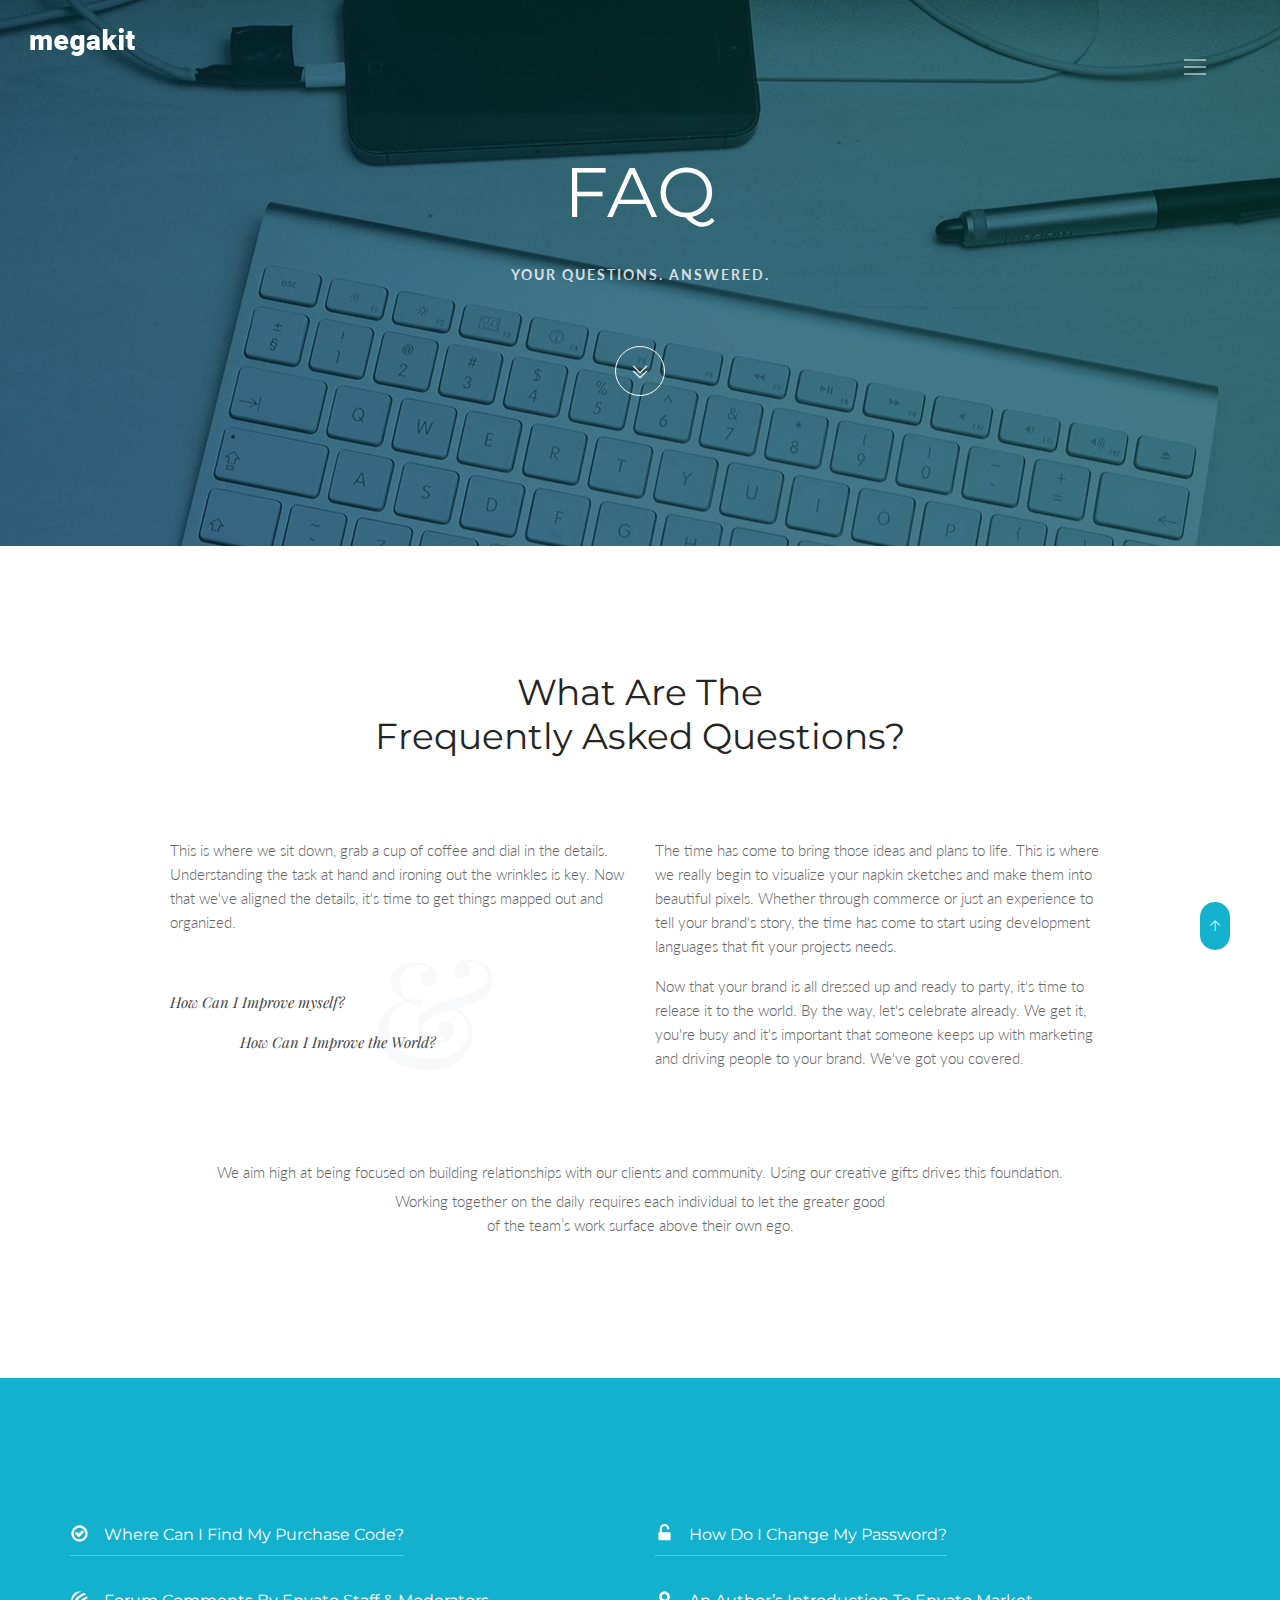
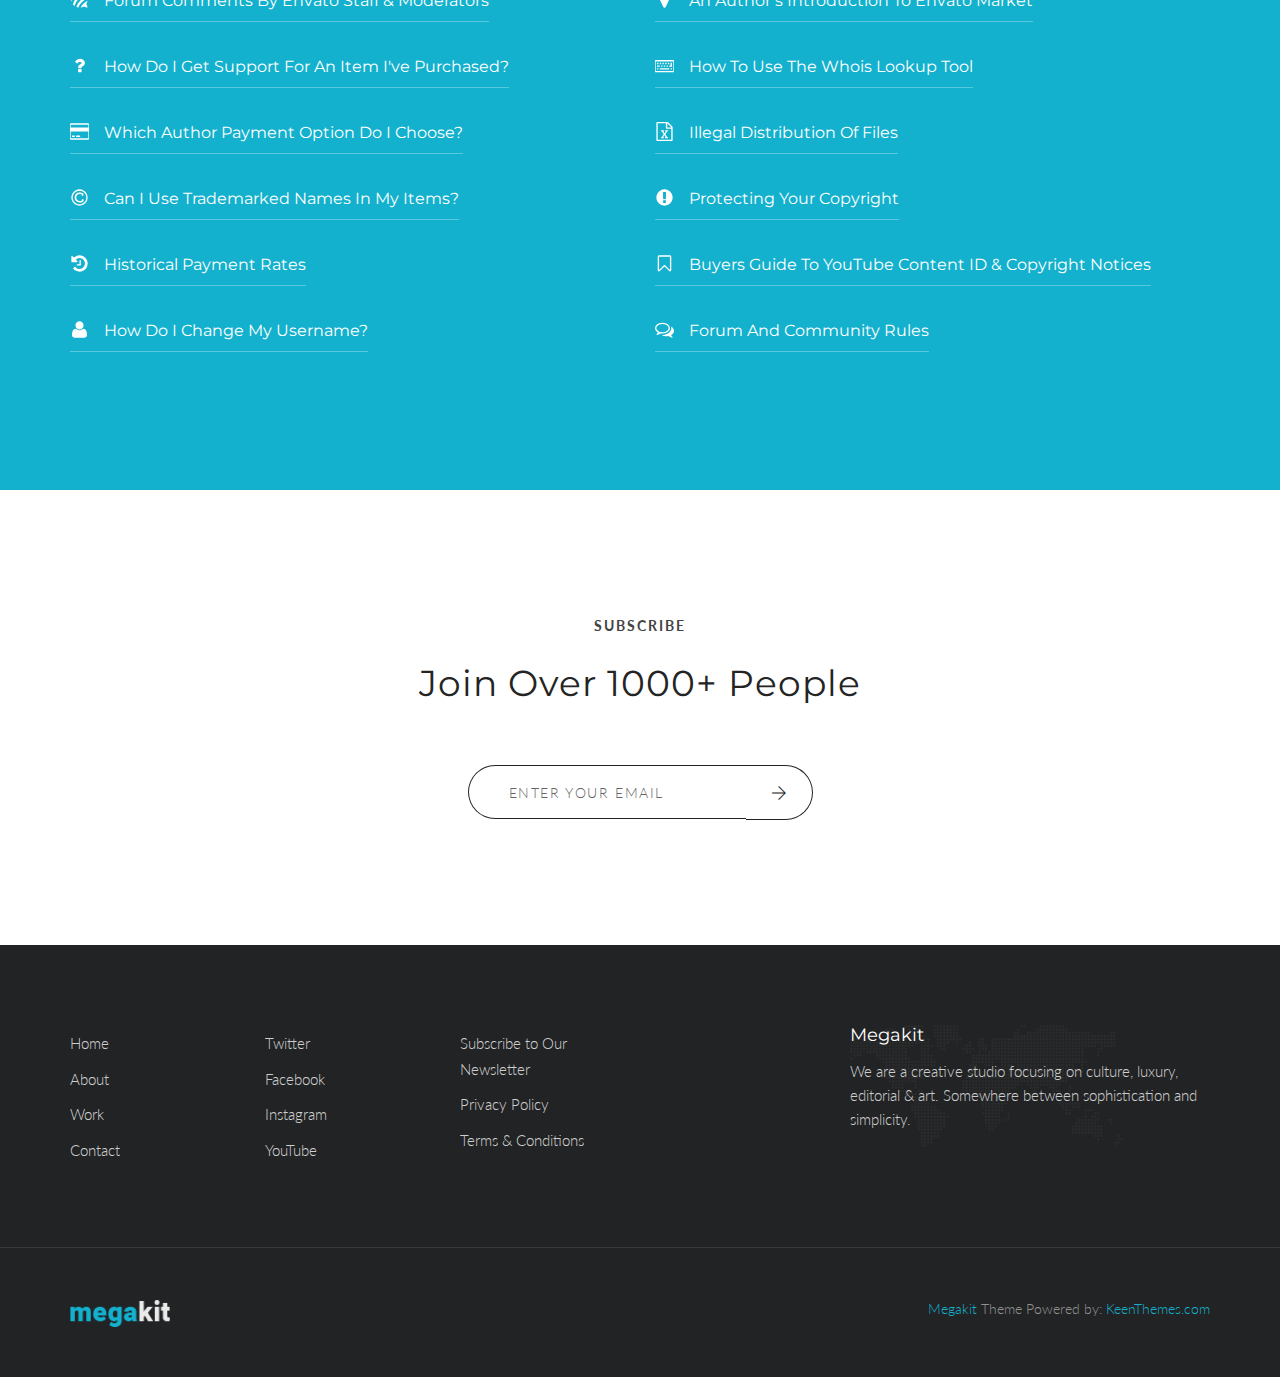
<file: faq.html>
<!DOCTYPE html>
<html lang="en" class="no-js">
    <!-- Begin Head -->
    <head>
        <!-- Basic -->
        <meta charset="utf-8"/>
        <meta name="viewport" content="width=device-width, initial-scale=1, shrink-to-fit=no">
        <meta http-equiv="x-ua-compatible" content="ie=edge">
        <title>Megakit - HTML5 Theme</title>
        <meta name="keywords" content="HTML5 Theme" />
        <meta name="description" content="Megakit - HTML5 Theme">
        <meta name="author" content="keenthemes.com">

        <!-- Web Fonts -->
        <link href="https://fonts.googleapis.com/css?family=Lato:300,400,400i|Montserrat:400,700" rel="stylesheet">
        <link href="https://fonts.googleapis.com/css?family=Playfair+Display:400,700" rel="stylesheet">

        <!-- Vendor Styles -->
        <link href="vendor/bootstrap/css/bootstrap.min.css" rel="stylesheet" type="text/css"/>
        <link href="vendor/themify/themify.css" rel="stylesheet" type="text/css"/>
        <link href="vendor/scrollbar/scrollbar.min.css" rel="stylesheet" type="text/css"/>
        <link href="vendor/cubeportfolio/css/cubeportfolio.min.css" rel="stylesheet" type="text/css"/>

        <!-- Theme Styles -->
        <link href="css/style.css" rel="stylesheet" type="text/css"/>
        <link href="css/global/global.css" rel="stylesheet" type="text/css"/>

        <!-- Favicon -->
        <link rel="shortcut icon" href="img/favicon.ico" type="image/x-icon">
        <link rel="apple-touch-icon" href="img/apple-touch-icon.png">
    </head>
    <!-- End Head -->

    <!-- Body -->
    <body>

        <!--========== HEADER ==========-->
        <header class="navbar-fixed-top s-header js__header-sticky js__header-overlay">
            <!-- Navbar -->
            <div class="s-header__navbar">
                <div class="s-header__container">
                    <div class="s-header__navbar-row">
                        <div class="s-header__navbar-row-col">
                            <!-- Logo -->
                            <div class="s-header__logo">
                                <a href="index.html" class="s-header__logo-link">
                                    <img class="s-header__logo-img s-header__logo-img-default" src="img/logo-white.png" alt="Megakit Logo">
                                    <img class="s-header__logo-img s-header__logo-img-shrink" src="img/logo-dark.png" alt="Megakit Logo">
                                </a>
                            </div>
                            <!-- End Logo -->
                        </div>
                        <div class="s-header__navbar-row-col">
                            <!-- Trigger -->
                            <a href="javascript:void(0);" class="s-header__trigger js__trigger">
                                <span class="s-header__trigger-icon"></span>
                                <svg x="0rem" y="0rem" width="3.125rem" height="3.125rem" viewbox="0 0 54 54">
                                    <circle fill="transparent" stroke="#fff" stroke-width="1" cx="27" cy="27" r="25" stroke-dasharray="157 157" stroke-dashoffset="157"></circle>
                                </svg>
                            </a>
                            <!-- End Trigger -->
                        </div>
                    </div>
                </div>
            </div>
            <!-- End Navbar -->

            <!-- Overlay -->
            <div class="s-header-bg-overlay js__bg-overlay">
                <!-- Nav -->
                <nav class="s-header__nav js__scrollbar">
                    <div class="container-fluid">
                        <!-- Menu List -->                                
                        <ul class="list-unstyled s-header__nav-menu">
                            <li class="s-header__nav-menu-item"><a class="s-header__nav-menu-link s-header__nav-menu-link-divider" href="index.html">Corporate</a></li>
                            <li class="s-header__nav-menu-item"><a class="s-header__nav-menu-link s-header__nav-menu-link-divider" href="index_app_landing.html">App Landing</a></li>
                            <li class="s-header__nav-menu-item"><a class="s-header__nav-menu-link s-header__nav-menu-link-divider" href="index_portfolio.html">Portfolio</a></li>
                            <li class="s-header__nav-menu-item"><a class="s-header__nav-menu-link s-header__nav-menu-link-divider" href="index_events.html">Events</a></li>
                            <li class="s-header__nav-menu-item"><a class="s-header__nav-menu-link s-header__nav-menu-link-divider" href="index_lawyer.html">Lawyer</a></li>
                            <li class="s-header__nav-menu-item"><a class="s-header__nav-menu-link s-header__nav-menu-link-divider" href="index_clinic.html">Clinic</a></li>
                            <li class="s-header__nav-menu-item"><a class="s-header__nav-menu-link s-header__nav-menu-link-divider" href="index_coming_soon.html">Coming Soon</a></li>
                        </ul>
                        <!-- End Menu List -->

                        <!-- Menu List -->                                
                        <ul class="list-unstyled s-header__nav-menu">
                            <li class="s-header__nav-menu-item"><a class="s-header__nav-menu-link s-header__nav-menu-link-divider" href="about.html">About</a></li>
                            <li class="s-header__nav-menu-item"><a class="s-header__nav-menu-link s-header__nav-menu-link-divider" href="team.html">Team</a></li>
                            <li class="s-header__nav-menu-item"><a class="s-header__nav-menu-link s-header__nav-menu-link-divider" href="services.html">Services</a></li>
                            <li class="s-header__nav-menu-item"><a class="s-header__nav-menu-link s-header__nav-menu-link-divider" href="events.html">Events</a></li>
                            <li class="s-header__nav-menu-item"><a class="s-header__nav-menu-link s-header__nav-menu-link-divider -is-active" href="faq.html">FAQ</a></li>
                            <li class="s-header__nav-menu-item"><a class="s-header__nav-menu-link s-header__nav-menu-link-divider" href="contacts.html">Contacts</a></li>
                        </ul>
                        <!-- End Menu List -->
                    </div>
                </nav>
                <!-- End Nav -->
                
                <!-- Action -->
                <ul class="list-inline s-header__action s-header__action--lb">
                    <li class="s-header__action-item"><a class="s-header__action-link -is-active" href="#">En</a></li>
                    <li class="s-header__action-item"><a class="s-header__action-link" href="#">Fr</a></li>
                </ul>
                <!-- End Action -->

                <!-- Action -->
                <ul class="list-inline s-header__action s-header__action--rb">
                    <li class="s-header__action-item">
                        <a class="s-header__action-link" href="https://www.behance.net/keenthemes">
                            <i class="g-padding-r-5--xs ti-facebook"></i>
                            <span class="g-display-none--xs g-display-inline-block--sm">Facebook</span>
                        </a>
                    </li>
                    <li class="s-header__action-item">
                        <a class="s-header__action-link" href="https://twitter.com/keenthemes">
                            <i class="g-padding-r-5--xs ti-twitter"></i>
                            <span class="g-display-none--xs g-display-inline-block--sm">Twitter</span>
                        </a>
                    </li>
                    <li class="s-header__action-item">
                        <a class="s-header__action-link" href="https://dribbble.com/keenthemes">
                            <i class="g-padding-r-5--xs ti-dribbble"></i>
                            <span class="g-display-none--xs g-display-inline-block--sm">Dribbble</span>
                        </a>
                    </li>
                </ul>
                <!-- End Action -->
            </div>
            <!-- End Overlay -->
        </header>
        <!--========== END HEADER ==========-->

        <!--========== PROMO BLOCK ==========-->
        <div class="js__parallax-window" style="background: url(img/1920x1080/06.jpg) 50% 0 no-repeat fixed;">
            <div class="g-container--md g-text-center--xs g-padding-y-150--xs">
                <div class="g-margin-b-60--xs">
                    <h1 class="g-font-size-40--xs g-font-size-50--sm g-font-size-70--md g-color--white g-letter-spacing--1 g-margin-b-30--xs">FAQ</h1>
                    <p class="text-uppercase g-font-size-14--xs g-font-weight--700 g-color--white-opacity g-letter-spacing--2">Your Questions. Answered.</p>
                </div>
                <a href="#js__scroll-to-section">
                    <span class="s-icon s-icon--md s-icon--white-brd g-radius--circle ti-angle-double-down"></span>
                </a>
            </div>
        </div>
        <!--========== END PROMO BLOCK ==========-->

        <!--========== PAGE CONTENT ==========-->
        <!-- FA Questions Text -->
        <div id="js__scroll-to-section" class="g-container--md g-padding-y-80--xs g-padding-y-125--sm">
            <h2 class="g-font-size-32--xs g-font-size-36--md g-text-center--xs g-margin-b-80--xs">What are the <br> Frequently Asked Questions?</h2>
            <div class="row g-margin-b-50--xs">
                <div class="col-sm-6 g-margin-b-30--xs g-margin-b-0--sm">
                    <p>This is where we sit down, grab a cup of coffee and dial in the details. Understanding the task at hand and ironing out the wrinkles is key. Now that we've aligned the details, it's time to get things mapped out and organized.</p>
                    
                    <div class="s-faq__pseudo g-padding-y-40--xs">
                        <p class="g-color--primary g-font-family--playfair"><i>How Can I Improve myself?</i></p>
                        <div class="g-margin-l-70--xs">
                            <p class="g-color--primary g-font-family--playfair"><i>How Can I Improve the World?</i></p>
                        </div>
                    </div>
                </div>
                <div class="col-sm-6">
                    <p>The time has come to bring those ideas and plans to life. This is where we really begin to visualize your napkin sketches and make them into beautiful pixels. Whether through commerce or just an experience to tell your brand's story, the time has come to start using development languages that fit your projects needs.</p>
                    <p>Now that your brand is all dressed up and ready to party, it's time to release it to the world. By the way, let's celebrate already. We get it, you're busy and it's important that someone keeps up with marketing and driving people to your brand. We've got you covered.</p>
                </div>
            </div>
            <div class="g-text-center--xs">
                <p class="g-margin-b-5--xs">We aim high at being focused on building relationships with our clients and community. Using our creative gifts drives this foundation.</p>
                <p>Working together on the daily requires each individual to let the greater good<br>of the team’s work surface above their own ego.</p>
            </div>
        </div>
        <!-- End FA Questions Text -->

        <!-- Accordion -->
        <div class="s-faq g-bg-color--primary">
            <div class="container g-padding-y-125--xs">
                <div class="row">
                    <div class="col-sm-6">
                        <div class="cbp cbp-l-grid-faq js__grid-faq">
                            <div class="cbp-item buying">
                                <div class="cbp-caption">
                                    <div class="s-faq-grid__divider cbp-caption-defaultWrap">
                                        <svg width="19" height="19" viewbox="0 0 1792 1792" xmlns="http://www.w3.org/2000/svg">
                                            <path fill="#fff" d="M1299 813l-422 422q-19 19-45 19t-45-19l-294-294q-19-19-19-45t19-45l102-102q19-19 45-19t45 19l147 147 275-275q19-19 45-19t45 19l102 102q19 19 19 45t-19 45zm141 83q0-148-73-273t-198-198-273-73-273 73-198 198-73 273 73 273 198 198 273 73 273-73 198-198 73-273zm224 0q0 209-103 385.5t-279.5 279.5-385.5 103-385.5-103-279.5-279.5-103-385.5 103-385.5 279.5-279.5 385.5-103 385.5 103 279.5 279.5 103 385.5z"/>
                                        </svg>
                                        <h2 class="s-faq-grid__title">Where can I find my Purchase Code?</h2>
                                    </div>
                                    <div class="cbp-caption-activeWrap">
                                        <div class="g-color--white-opacity">
                                            Every item purchased on Envato Market has a unique code, called a purchase code.
                                            <br>
                                            A purchase code is used by authors to verify you have purchased a licence for the item. The purchase code may be required to access an author’s support site (if support is offered) or to enable automatic updates.
                                        </div>
                                    </div>
                                </div>
                            </div>
                            <div class="cbp-item community">
                                <div class="cbp-caption">
                                    <div class="s-faq-grid__divider cbp-caption-defaultWrap">
                                        <svg width="19" height="19" viewbox="0 0 1792 1792" xmlns="http://www.w3.org/2000/svg">
                                            <path fill="#fff" d="M1062 150q-317 121-556 362.5t-358 560.5q-20-89-20-176 0-208 102.5-384.5t278.5-279 384-102.5q82 0 169 19zm269 119q93 65 164 155-389 113-674.5 400.5t-396.5 676.5q-93-72-155-162 112-386 395-671t667-399zm-733 1334q115-356 379.5-622t619.5-384q40 92 54 195-292 120-516 345t-343 518q-103-14-194-52zm1066 58q-193-50-367-115-135 84-290 107 109-205 274-370.5t369-275.5q-21 152-101 284 65 175 115 370z"/>
                                        </svg>
                                        <h3 class="s-faq-grid__title">Forum Comments by Envato Staff &amp; Moderators</h3>
                                    </div>
                                    <div class="cbp-caption-activeWrap">
                                        <div class="g-color--white-opacity">
                                            Envato is extremely fortunate to have a huge community with highly engaged users. Part of our community’s time on Envato Market is spent within our forums, our common grounds for communication. In order to clarify the different roles and responsibilities of the various people and roles that post in our forums we hope you find the following information useful.
                                        </div>
                                    </div>
                                </div>
                            </div>
                            <div class="cbp-item buying">
                                <div class="cbp-caption">
                                    <div class="s-faq-grid__divider cbp-caption-defaultWrap">
                                        <svg width="19" height="19" viewbox="0 0 1792 1792" xmlns="http://www.w3.org/2000/svg">
                                            <path fill="#fff" d="M1088 1256v240q0 16-12 28t-28 12h-240q-16 0-28-12t-12-28v-240q0-16 12-28t28-12h240q16 0 28 12t12 28zm316-600q0 54-15.5 101t-35 76.5-55 59.5-57.5 43.5-61 35.5q-41 23-68.5 65t-27.5 67q0 17-12 32.5t-28 15.5h-240q-15 0-25.5-18.5t-10.5-37.5v-45q0-83 65-156.5t143-108.5q59-27 84-56t25-76q0-42-46.5-74t-107.5-32q-65 0-108 29-35 25-107 115-13 16-31 16-12 0-25-8l-164-125q-13-10-15.5-25t5.5-28q160-266 464-266 80 0 161 31t146 83 106 127.5 41 158.5z"/>
                                        </svg>
                                        <h4 class="s-faq-grid__title">How Do I Get Support For An Item I've Purchased?</h4>
                                    </div>
                                    <div class="cbp-caption-activeWrap">
                                        <div class="g-color--white-opacity">
                                            Authors who are designers, developers and creatives from all over the globe are responsible for the work you see on Envato Market.

                                            Authors are not obligated to provide support, however most do. You will know if an author provides support, simply by viewing the “Support” tab on the item page.
                                        </div>
                                    </div>
                                </div>
                            </div>
                            <div class="cbp-item author">
                                <div class="cbp-caption">
                                    <div class="s-faq-grid__divider cbp-caption-defaultWrap">
                                        <svg width="19" height="19" viewbox="0 0 1792 1792" xmlns="http://www.w3.org/2000/svg">
                                            <path fill="#fff" d="M1696 128q66 0 113 47t47 113v1216q0 66-47 113t-113 47h-1600q-66 0-113-47t-47-113v-1216q0-66 47-113t113-47h1600zm-1600 128q-13 0-22.5 9.5t-9.5 22.5v224h1664v-224q0-13-9.5-22.5t-22.5-9.5h-1600zm1600 1280q13 0 22.5-9.5t9.5-22.5v-608h-1664v608q0 13 9.5 22.5t22.5 9.5h1600zm-1504-128v-128h256v128h-256zm384 0v-128h384v128h-384z"/>
                                        </svg>
                                        <h4 class="s-faq-grid__title">Which Author Payment Option Do I Choose?</h4>
                                    </div>
                                    <div class="cbp-caption-activeWrap">
                                        <div class="g-color--white-opacity">
                                            As an Envato Market author you need to select the most appropriate payment method in order to receive your earnings.
                                            <br>
                                            Each payment method and provider may have restrictions regarding which countries they pay to, for legal and / or commercial reasons.
                                        </div>
                                    </div>
                                </div>
                            </div>
                            <div class="cbp-item copyright">
                                <div class="cbp-caption">
                                    <div class="s-faq-grid__divider cbp-caption-defaultWrap">
                                        <svg width="19" height="19" viewbox="0 0 1792 1792" xmlns="http://www.w3.org/2000/svg">
                                            <path fill="#fff" d="M1278 1074v109q0 50-36.5 89t-94 60.5-118 32.5-117.5 11q-205 0-342.5-139t-137.5-346q0-203 136-339t339-136q34 0 75.5 4.5t93 18 92.5 34 69 56.5 28 81v109q0 16-16 16h-118q-16 0-16-16v-70q0-43-65.5-67.5t-137.5-24.5q-140 0-228.5 91.5t-88.5 237.5q0 151 91.5 249.5t233.5 98.5q68 0 138-24t70-66v-70q0-7 4.5-11.5t10.5-4.5h119q6 0 11 4.5t5 11.5zm-382-818q-130 0-248.5 51t-204 136.5-136.5 204-51 248.5 51 248.5 136.5 204 204 136.5 248.5 51 248.5-51 204-136.5 136.5-204 51-248.5-51-248.5-136.5-204-204-136.5-248.5-51zm768 640q0 209-103 385.5t-279.5 279.5-385.5 103-385.5-103-279.5-279.5-103-385.5 103-385.5 279.5-279.5 385.5-103 385.5 103 279.5 279.5 103 385.5z"/>
                                        </svg>
                                        <h4 class="s-faq-grid__title">Can I use trademarked names in my items?</h4>
                                    </div>
                                    <div class="cbp-caption-activeWrap">
                                        <div class="g-color--white-opacity">
                                            When deciding whether or not to use a trademarked name as a title or tag you should ask yourself this question; "Am I describing what it is or what it the item is like?"
                                            <br>
                                            Using trademarked names to describe what your file actually is is acceptable. Using them to describe what your file is like is not.
                                        </div>
                                    </div>
                                </div>
                            </div>
                            <div class="cbp-item author">
                                <div class="cbp-caption">
                                    <div class="s-faq-grid__divider cbp-caption-defaultWrap">
                                        <svg width="19" height="19" viewbox="0 0 1792 1792" xmlns="http://www.w3.org/2000/svg">
                                            <path fill="#fff" d="M1664 896q0 156-61 298t-164 245-245 164-298 61q-172 0-327-72.5t-264-204.5q-7-10-6.5-22.5t8.5-20.5l137-138q10-9 25-9 16 2 23 12 73 95 179 147t225 52q104 0 198.5-40.5t163.5-109.5 109.5-163.5 40.5-198.5-40.5-198.5-109.5-163.5-163.5-109.5-198.5-40.5q-98 0-188 35.5t-160 101.5l137 138q31 30 14 69-17 40-59 40h-448q-26 0-45-19t-19-45v-448q0-42 40-59 39-17 69 14l130 129q107-101 244.5-156.5t284.5-55.5q156 0 298 61t245 164 164 245 61 298zm-640-288v448q0 14-9 23t-23 9h-320q-14 0-23-9t-9-23v-64q0-14 9-23t23-9h224v-352q0-14 9-23t23-9h64q14 0 23 9t9 23z"/>
                                        </svg>
                                        <h4 class="s-faq-grid__title">Historical Payment Rates</h4>
                                    </div>
                                    <div class="cbp-caption-activeWrap">
                                        <div class="g-color--white-opacity">
                                            Over the years Envato Market has changed fees &amp; rates several times – always in favour of our authoring community! If you have been selling files for some time, these rates may apply to you. If you are a new author, you should review our Current Rates or read about our author program If you are interested in Selling Your Work.
                                        </div>
                                    </div>
                                </div>
                            </div>
                            <div class="cbp-item account">
                                <div class="cbp-caption">
                                    <div class="s-faq-grid__divider cbp-caption-defaultWrap">
                                        <svg width="19" height="19" viewbox="0 0 1792 1792" xmlns="http://www.w3.org/2000/svg">
                                            <path fill="#fff" d="M1600 1405q0 120-73 189.5t-194 69.5h-874q-121 0-194-69.5t-73-189.5q0-53 3.5-103.5t14-109 26.5-108.5 43-97.5 62-81 85.5-53.5 111.5-20q9 0 42 21.5t74.5 48 108 48 133.5 21.5 133.5-21.5 108-48 74.5-48 42-21.5q61 0 111.5 20t85.5 53.5 62 81 43 97.5 26.5 108.5 14 109 3.5 103.5zm-320-893q0 159-112.5 271.5t-271.5 112.5-271.5-112.5-112.5-271.5 112.5-271.5 271.5-112.5 271.5 112.5 112.5 271.5z"/>
                                        </svg>
                                        <h4 class="s-faq-grid__title">How Do I Change My Username?</h4>
                                    </div>
                                    <div class="cbp-caption-activeWrap">
                                        <div class="g-color--white-opacity">
                                            Sign in to your Envato Account via the button at the top right of the Envato Market sites.
                                            <br>
                                            Frequent username changes are not permitted
                                        </div>
                                    </div>
                                </div>
                            </div>
                        </div>
                    </div>
                    <div class="col-sm-6">
                        <div class="cbp cbp-l-grid-faq js__grid-faq">
                            <div class="cbp-item account">
                                <div class="cbp-caption">
                                    <div class="s-faq-grid__divider cbp-caption-defaultWrap">
                                        <svg width="19" height="19" viewbox="0 0 1792 1792" xmlns="http://www.w3.org/2000/svg">
                                            <path fill="#fff" d="M1376 768q40 0 68 28t28 68v576q0 40-28 68t-68 28h-960q-40 0-68-28t-28-68v-576q0-40 28-68t68-28h32v-320q0-185 131.5-316.5t316.5-131.5 316.5 131.5 131.5 316.5q0 26-19 45t-45 19h-64q-26 0-45-19t-19-45q0-106-75-181t-181-75-181 75-75 181v320h736z"/>
                                        </svg>
                                        <h4 class="s-faq-grid__title">How Do I Change My Password?</h4>
                                    </div>
                                    <div class="cbp-caption-activeWrap">
                                        <div class="g-color--white-opacity">
                                            It is important that your Envato Account has a secure, private password at all times.
                                            <br>
                                            Sign in to your Envato Account via the button at the top right of the Envato Market sites.
                                        </div>
                                    </div>
                                </div>
                            </div>
                            <div class="cbp-item author">
                                <div class="cbp-caption">
                                    <div class="s-faq-grid__divider cbp-caption-defaultWrap">
                                        <svg width="19" height="19" viewbox="0 0 1792 1792" xmlns="http://www.w3.org/2000/svg">
                                            <path fill="#fff" d="M1152 640q0-106-75-181t-181-75-181 75-75 181 75 181 181 75 181-75 75-181zm256 0q0 109-33 179l-364 774q-16 33-47.5 52t-67.5 19-67.5-19-46.5-52l-365-774q-33-70-33-179 0-212 150-362t362-150 362 150 150 362z"/>
                                        </svg>
                                        <h4 class="s-faq-grid__title">An Author’s Introduction to Envato Market</h4>
                                    </div>
                                    <div class="cbp-caption-activeWrap">
                                        <div class="g-color--white-opacity">
                                            Becoming an author on Envato Market carries certain legal implications. Everything you sell must be your own original content. If you use any assets that are owned by someone else, you must have a license that grants you permission to use and resell them.
                                        </div>
                                    </div>
                                </div>
                            </div>
                            <div class="cbp-item copyright">
                                <div class="cbp-caption">
                                    <div class="s-faq-grid__divider cbp-caption-defaultWrap">
                                        <svg width="19" height="19" viewbox="0 0 1792 1792" xmlns="http://www.w3.org/2000/svg">
                                            <path fill="#fff" d="M320 1168v96q0 16-16 16h-96q-16 0-16-16v-96q0-16 16-16h96q16 0 16 16zm128-256v96q0 16-16 16h-224q-16 0-16-16v-96q0-16 16-16h224q16 0 16 16zm-128-256v96q0 16-16 16h-96q-16 0-16-16v-96q0-16 16-16h96q16 0 16 16zm1024 512v96q0 16-16 16h-864q-16 0-16-16v-96q0-16 16-16h864q16 0 16 16zm-640-256v96q0 16-16 16h-96q-16 0-16-16v-96q0-16 16-16h96q16 0 16 16zm-128-256v96q0 16-16 16h-96q-16 0-16-16v-96q0-16 16-16h96q16 0 16 16zm384 256v96q0 16-16 16h-96q-16 0-16-16v-96q0-16 16-16h96q16 0 16 16zm-128-256v96q0 16-16 16h-96q-16 0-16-16v-96q0-16 16-16h96q16 0 16 16zm384 256v96q0 16-16 16h-96q-16 0-16-16v-96q0-16 16-16h96q16 0 16 16zm384 256v96q0 16-16 16h-96q-16 0-16-16v-96q0-16 16-16h96q16 0 16 16zm-512-512v96q0 16-16 16h-96q-16 0-16-16v-96q0-16 16-16h96q16 0 16 16zm256 0v96q0 16-16 16h-96q-16 0-16-16v-96q0-16 16-16h96q16 0 16 16zm256 0v352q0 16-16 16h-224q-16 0-16-16v-96q0-16 16-16h112v-240q0-16 16-16h96q16 0 16 16zm128 752v-896h-1664v896h1664zm128-896v896q0 53-37.5 90.5t-90.5 37.5h-1664q-53 0-90.5-37.5t-37.5-90.5v-896q0-53 37.5-90.5t90.5-37.5h1664q53 0 90.5 37.5t37.5 90.5z"/>
                                        </svg>
                                        <h4 class="s-faq-grid__title">How to use the Whois Lookup Tool</h4>
                                    </div>
                                    <div class="cbp-caption-activeWrap">
                                        <div class="g-color--white-opacity">
                                            Whois is a widely used Internet record listing that contains the details of who owns a domain name and how to get in touch with them.
                                            <br>
                                            The contact details can be for both the domain’s registrar or the web hosting company providing space or storage for that specific website.
                                        </div>
                                    </div>
                                </div>
                            </div>
                            <div class="cbp-item copyright">
                                <div class="cbp-caption">
                                    <div class="s-faq-grid__divider cbp-caption-defaultWrap">
                                        <svg width="19" height="19" viewbox="0 0 1792 1792" xmlns="http://www.w3.org/2000/svg">
                                            <path fill="#fff" d="M1596 380q28 28 48 76t20 88v1152q0 40-28 68t-68 28h-1344q-40 0-68-28t-28-68v-1600q0-40 28-68t68-28h896q40 0 88 20t76 48zm-444-244v376h376q-10-29-22-41l-313-313q-12-12-41-22zm384 1528v-1024h-416q-40 0-68-28t-28-68v-416h-768v1536h1280zm-979-234v106h281v-106h-75l103-161q5-7 10-16.5t7.5-13.5 3.5-4h2q1 4 5 10 2 4 4.5 7.5t6 8 6.5 8.5l107 161h-76v106h291v-106h-68l-192-273 195-282h67v-107h-279v107h74l-103 159q-4 7-10 16.5t-9 13.5l-2 3h-2q-1-4-5-10-6-11-17-23l-106-159h76v-107h-290v107h68l189 272-194 283h-68z"/>
                                        </svg>
                                        <h4 class="s-faq-grid__title">Illegal Distribution Of Files</h4>
                                    </div>
                                    <div class="cbp-caption-activeWrap">
                                        <div class="g-color--white-opacity">
                                            Envato Market is not a legal body which is qualified to give you advice on these matters.  Any suggestions on this page are to be considered general and not specific to your situation. When sending legal documentation or taking any form of legal action, we recommend you consult with a legal professional. We can take no responsibility for the repercussions of following the suggestions in this document.
                                        </div>
                                    </div>
                                </div>
                            </div>
                            <div class="cbp-item copyright">
                                <div class="cbp-caption">
                                    <div class="s-faq-grid__divider cbp-caption-defaultWrap">
                                        <svg width="19" height="19" viewbox="0 0 1792 1792" xmlns="http://www.w3.org/2000/svg">
                                            <path fill="#fff" d="M896 128q209 0 385.5 103t279.5 279.5 103 385.5-103 385.5-279.5 279.5-385.5 103-385.5-103-279.5-279.5-103-385.5 103-385.5 279.5-279.5 385.5-103zm128 1247v-190q0-14-9-23.5t-22-9.5h-192q-13 0-23 10t-10 23v190q0 13 10 23t23 10h192q13 0 22-9.5t9-23.5zm-2-344l18-621q0-12-10-18-10-8-24-8h-220q-14 0-24 8-10 6-10 18l17 621q0 10 10 17.5t24 7.5h185q14 0 23.5-7.5t10.5-17.5z"/>
                                        </svg>
                                        <h4 class="s-faq-grid__title">Protecting Your Copyright</h4>
                                    </div>
                                    <div class="cbp-caption-activeWrap">
                                        <div class="g-color--white-opacity">
                                            Some seek to fight all piracy they come across, some want to find ways to motivate users of content to pay for it, and some choose to focus on what they do sell and not change the ways of users who want all their content for free. Ultimately, this is your personal choice (and more below on the path Envato takes on the piracy issue).
                                        </div>
                                    </div>
                                </div>
                            </div>
                            <div class="cbp-item buying">
                                <div class="cbp-caption">
                                    <div class="s-faq-grid__divider cbp-caption-defaultWrap">
                                        <svg width="19" height="19" viewbox="0 0 1792 1792" xmlns="http://www.w3.org/2000/svg">
                                            <path fill="#fff" d="M1408 256h-1024v1242l423-406 89-85 89 85 423 406v-1242zm12-128q23 0 44 9 33 13 52.5 41t19.5 62v1289q0 34-19.5 62t-52.5 41q-19 8-44 8-48 0-83-32l-441-424-441 424q-36 33-83 33-23 0-44-9-33-13-52.5-41t-19.5-62v-1289q0-34 19.5-62t52.5-41q21-9 44-9h1048z"/>
                                        </svg>
                                        <h4 class="s-faq-grid__title">Buyers Guide to YouTube Content ID &amp; Copyright Notices</h4>
                                    </div>
                                    <div class="cbp-caption-activeWrap">
                                        <div class="g-color--white-opacity">
                                            Content ID is a popular digital fingerprinting system that content creators can use to easily identify and manage their copyrighted content on YouTube. Videos uploaded to YouTube are compared against audio and video files registered with Content ID by content owners, looking for any matches.
                                        </div>
                                    </div>
                                </div>
                            </div>
                            <div class="cbp-item community">
                                <div class="cbp-caption">
                                    <div class="s-faq-grid__divider cbp-caption-defaultWrap">
                                        <svg width="19" height="19" viewbox="0 0 1792 1792" xmlns="http://www.w3.org/2000/svg">
                                            <path fill="#fff" d="M704 384q-153 0-286 52t-211.5 141-78.5 191q0 82 53 158t149 132l97 56-35 84q34-20 62-39l44-31 53 10q78 14 153 14 153 0 286-52t211.5-141 78.5-191-78.5-191-211.5-141-286-52zm0-128q191 0 353.5 68.5t256.5 186.5 94 257-94 257-256.5 186.5-353.5 68.5q-86 0-176-16-124 88-278 128-36 9-86 16h-3q-11 0-20.5-8t-11.5-21q-1-3-1-6.5t.5-6.5 2-6l2.5-5 3.5-5.5 4-5 4.5-5 4-4.5q5-6 23-25t26-29.5 22.5-29 25-38.5 20.5-44q-124-72-195-177t-71-224q0-139 94-257t256.5-186.5 353.5-68.5zm822 1169q10 24 20.5 44t25 38.5 22.5 29 26 29.5 23 25q1 1 4 4.5t4.5 5 4 5 3.5 5.5l2.5 5 2 6 .5 6.5-1 6.5q-3 14-13 22t-22 7q-50-7-86-16-154-40-278-128-90 16-176 16-271 0-472-132 58 4 88 4 161 0 309-45t264-129q125-92 192-212t67-254q0-77-23-152 129 71 204 178t75 230q0 120-71 224.5t-195 176.5z"/>
                                        </svg>
                                        <h4 class="s-faq-grid__title">Forum and Community Rules</h4>
                                    </div>
                                    <div class="cbp-caption-activeWrap">
                                        <div class="g-color--white-opacity">
                                            Envato takes great pride in it’s global and thriving community! They're part of what makes the Envato Market sites fun and friendly. The forum rules and guidelines focus on mutual respect.
                                            <br>
                                            All users who wish to participate or give feedback are invited to do so.
                                        </div>
                                    </div>
                                </div>
                            </div>
                        </div>
                    </div>
                </div>
            </div>
        </div>
        <!-- End Accordion -->

        <!-- Subscribe -->
        <div class="g-container--sm g-text-center--xs g-padding-y-80--xs g-padding-y-125--sm">
            <div class="g-margin-b-60--xs">
                <p class="text-uppercase g-font-size-14--xs g-font-weight--700 g-color--primary g-letter-spacing--2 g-margin-b-25--xs">Subscribe</p>
                <h2 class="g-font-size-32--xs g-font-size-36--md g-letter-spacing--1">Join Over 1000+ People</h2>
            </div>
            <div class="row">
                <div class="col-sm-6 col-sm-offset-3 col-xs-10 col-xs-offset-1">
                    <form class="input-group">
                        <input type="email" class="form-control s-form-v5__input g-radius--left-50" name="email" placeholder="Enter your email">
                        <span class="input-group-btn">
                            <button type="submit" class="s-btn s-btn-icon--md s-btn-icon--dark-brd s-btn--dark-brd g-radius--right-50"><i class="ti-arrow-right"></i></button>
                        </span>
                    </form>
                </div>
            </div>
        </div>
        <!-- End Subscribe -->
        <!--========== END PAGE CONTENT ==========-->

        <!--========== FOOTER ==========-->
        <footer class="g-bg-color--dark">
            <!-- Links -->
            <div class="g-hor-divider__dashed--white-opacity-lightest">
                <div class="container g-padding-y-80--xs">
                    <div class="row">
                        <div class="col-sm-2 g-margin-b-20--xs g-margin-b-0--md">
                            <ul class="list-unstyled g-ul-li-tb-5--xs g-margin-b-0--xs">
                                <li><a class="g-font-size-15--xs g-color--white-opacity" href="http://themeforest.net/item/metronic-responsive-admin-dashboard-template/4021469?ref=keenthemes">Home</a></li>
                                <li><a class="g-font-size-15--xs g-color--white-opacity" href="http://themeforest.net/item/metronic-responsive-admin-dashboard-template/4021469?ref=keenthemes">About</a></li>
                                <li><a class="g-font-size-15--xs g-color--white-opacity" href="http://themeforest.net/item/metronic-responsive-admin-dashboard-template/4021469?ref=keenthemes">Work</a></li>
                                <li><a class="g-font-size-15--xs g-color--white-opacity" href="http://themeforest.net/item/metronic-responsive-admin-dashboard-template/4021469?ref=keenthemes">Contact</a></li>
                            </ul>
                        </div>
                        <div class="col-sm-2 g-margin-b-20--xs g-margin-b-0--md">
                            <ul class="list-unstyled g-ul-li-tb-5--xs g-margin-b-0--xs">
                                <li><a class="g-font-size-15--xs g-color--white-opacity" href="http://themeforest.net/item/metronic-responsive-admin-dashboard-template/4021469?ref=keenthemes">Twitter</a></li>
                                <li><a class="g-font-size-15--xs g-color--white-opacity" href="http://themeforest.net/item/metronic-responsive-admin-dashboard-template/4021469?ref=keenthemes">Facebook</a></li>
                                <li><a class="g-font-size-15--xs g-color--white-opacity" href="http://themeforest.net/item/metronic-responsive-admin-dashboard-template/4021469?ref=keenthemes">Instagram</a></li>
                                <li><a class="g-font-size-15--xs g-color--white-opacity" href="http://themeforest.net/item/metronic-responsive-admin-dashboard-template/4021469?ref=keenthemes">YouTube</a></li>
                            </ul>
                        </div>
                        <div class="col-sm-2 g-margin-b-40--xs g-margin-b-0--md">
                            <ul class="list-unstyled g-ul-li-tb-5--xs g-margin-b-0--xs">
                                <li><a class="g-font-size-15--xs g-color--white-opacity" href="http://themeforest.net/item/metronic-responsive-admin-dashboard-template/4021469?ref=keenthemes">Subscribe to Our Newsletter</a></li>
                                <li><a class="g-font-size-15--xs g-color--white-opacity" href="http://themeforest.net/item/metronic-responsive-admin-dashboard-template/4021469?ref=keenthemes">Privacy Policy</a></li>
                                <li><a class="g-font-size-15--xs g-color--white-opacity" href="http://themeforest.net/item/metronic-responsive-admin-dashboard-template/4021469?ref=keenthemes">Terms &amp; Conditions</a></li>
                            </ul>
                        </div>
                        <div class="col-md-4 col-md-offset-2 col-sm-5 col-sm-offset-1 s-footer__logo g-padding-y-50--xs g-padding-y-0--md">
                            <h3 class="g-font-size-18--xs g-color--white">Megakit</h3>
                            <p class="g-color--white-opacity">We are a creative studio focusing on culture, luxury, editorial &amp; art. Somewhere between sophistication and simplicity.</p>
                        </div>
                    </div>
                </div>
            </div>
            <!-- End Links -->

            <!-- Copyright -->
            <div class="container g-padding-y-50--xs">
                <div class="row">
                    <div class="col-xs-6">
                        <a href="index.html">
                            <img class="g-width-100--xs g-height-auto--xs" src="img/logo.png" alt="Megakit Logo">
                        </a>
                    </div>
                    <div class="col-xs-6 g-text-right--xs">
                        <p class="g-font-size-14--xs g-margin-b-0--xs g-color--white-opacity-light"><a href="http://keenthemes.com/preview/Megakit/">Megakit</a> Theme Powered by: <a href="http://www.keenthemes.com/">KeenThemes.com</a></p>
                    </div>
                </div>
            </div>
            <!-- End Copyright -->
        </footer>
        <!--========== END FOOTER ==========-->

        <!-- Back To Top -->
        <a href="javascript:void(0);" class="s-back-to-top js__back-to-top"></a>

        <!--========== JAVASCRIPTS (Load javascripts at bottom, this will reduce page load time) ==========-->
        <!-- Vendor -->
        <script type="text/javascript" src="vendor/jquery.min.js"></script>
        <script type="text/javascript" src="vendor/jquery.migrate.min.js"></script>
        <script type="text/javascript" src="vendor/bootstrap/js/bootstrap.min.js"></script>
        <script type="text/javascript" src="vendor/jquery.smooth-scroll.min.js"></script>
        <script type="text/javascript" src="vendor/jquery.back-to-top.min.js"></script>
        <script type="text/javascript" src="vendor/scrollbar/jquery.scrollbar.min.js"></script>
        <script type="text/javascript" src="vendor/jquery.parallax.min.js"></script>
        <script type="text/javascript" src="vendor/cubeportfolio/js/jquery.cubeportfolio.min.js"></script>

        <!-- General Components and Settings -->
        <script type="text/javascript" src="js/global.min.js"></script>
        <script type="text/javascript" src="js/components/header-sticky.min.js"></script>
        <script type="text/javascript" src="js/components/scrollbar.min.js"></script>
        <script type="text/javascript" src="js/components/faq.min.js"></script>
        <!--========== END JAVASCRIPTS ==========-->

    </body>
    <!-- End Body -->
</html>
</file>
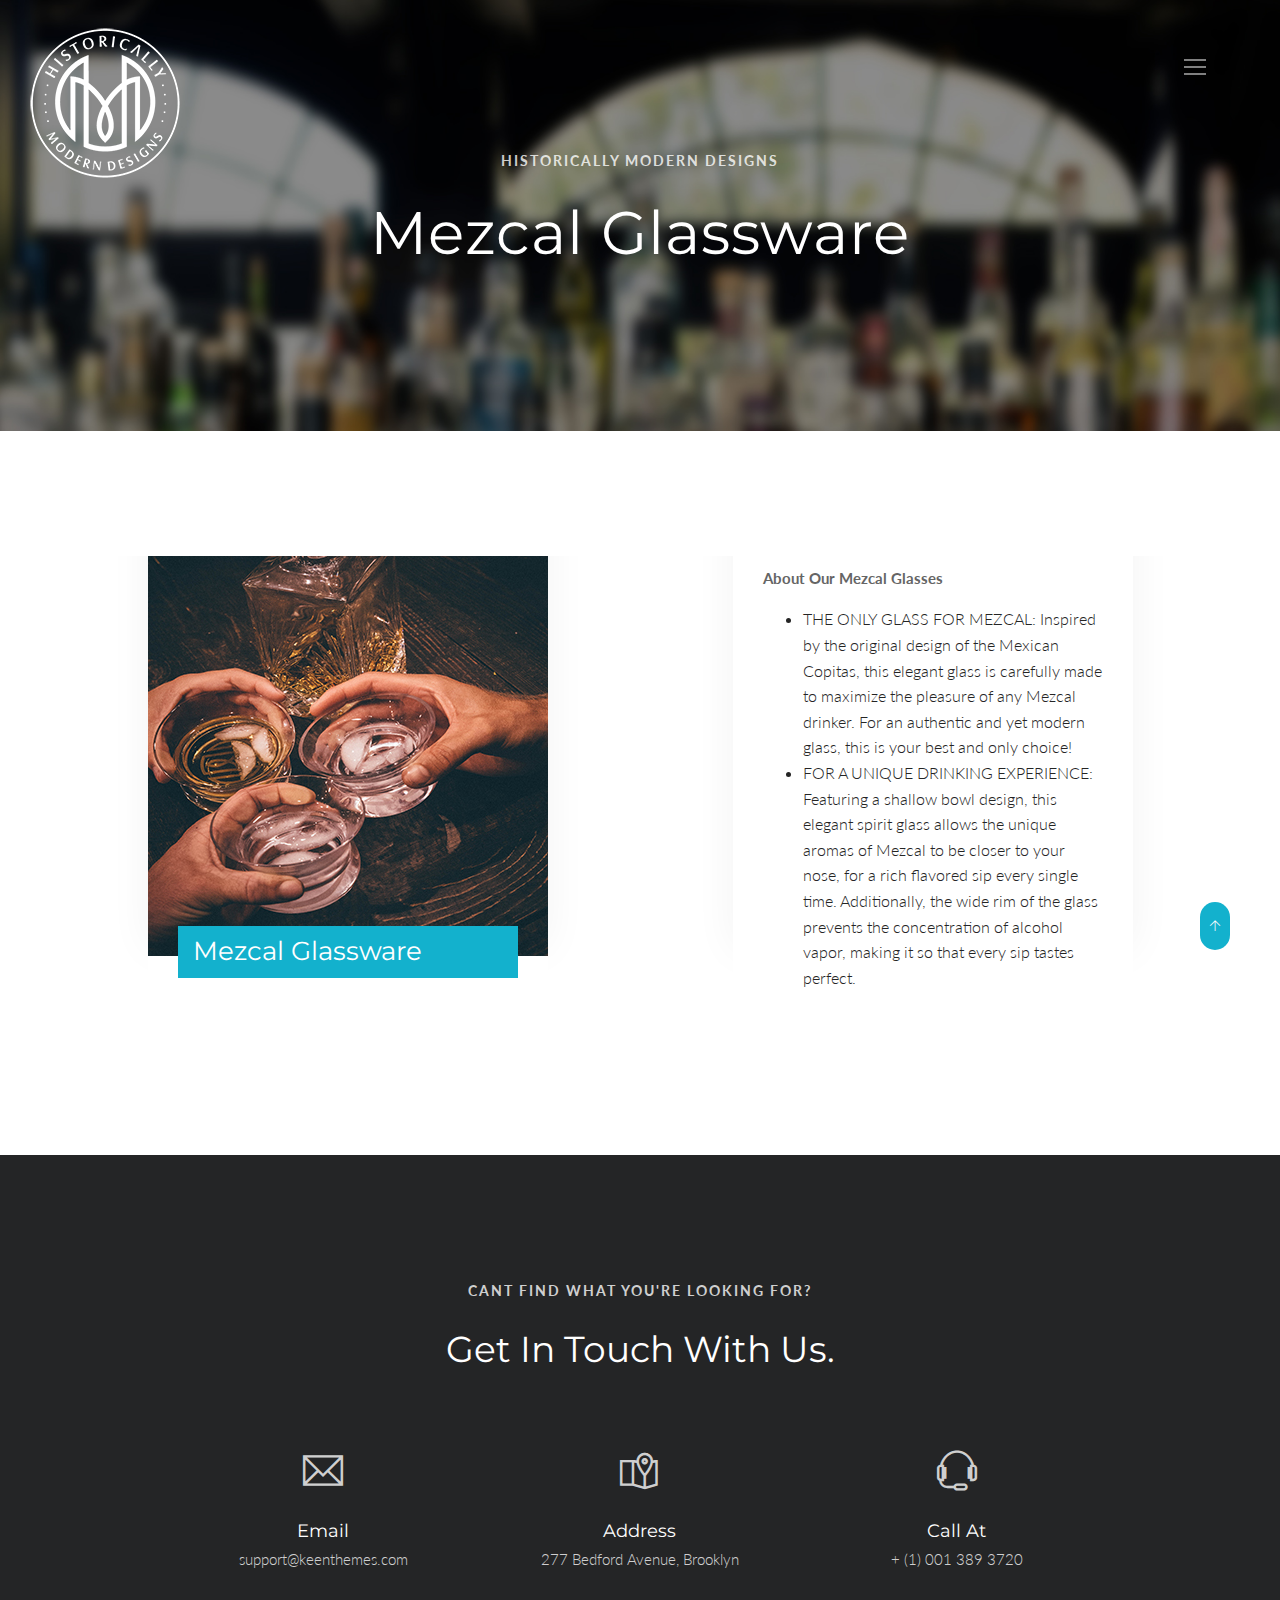
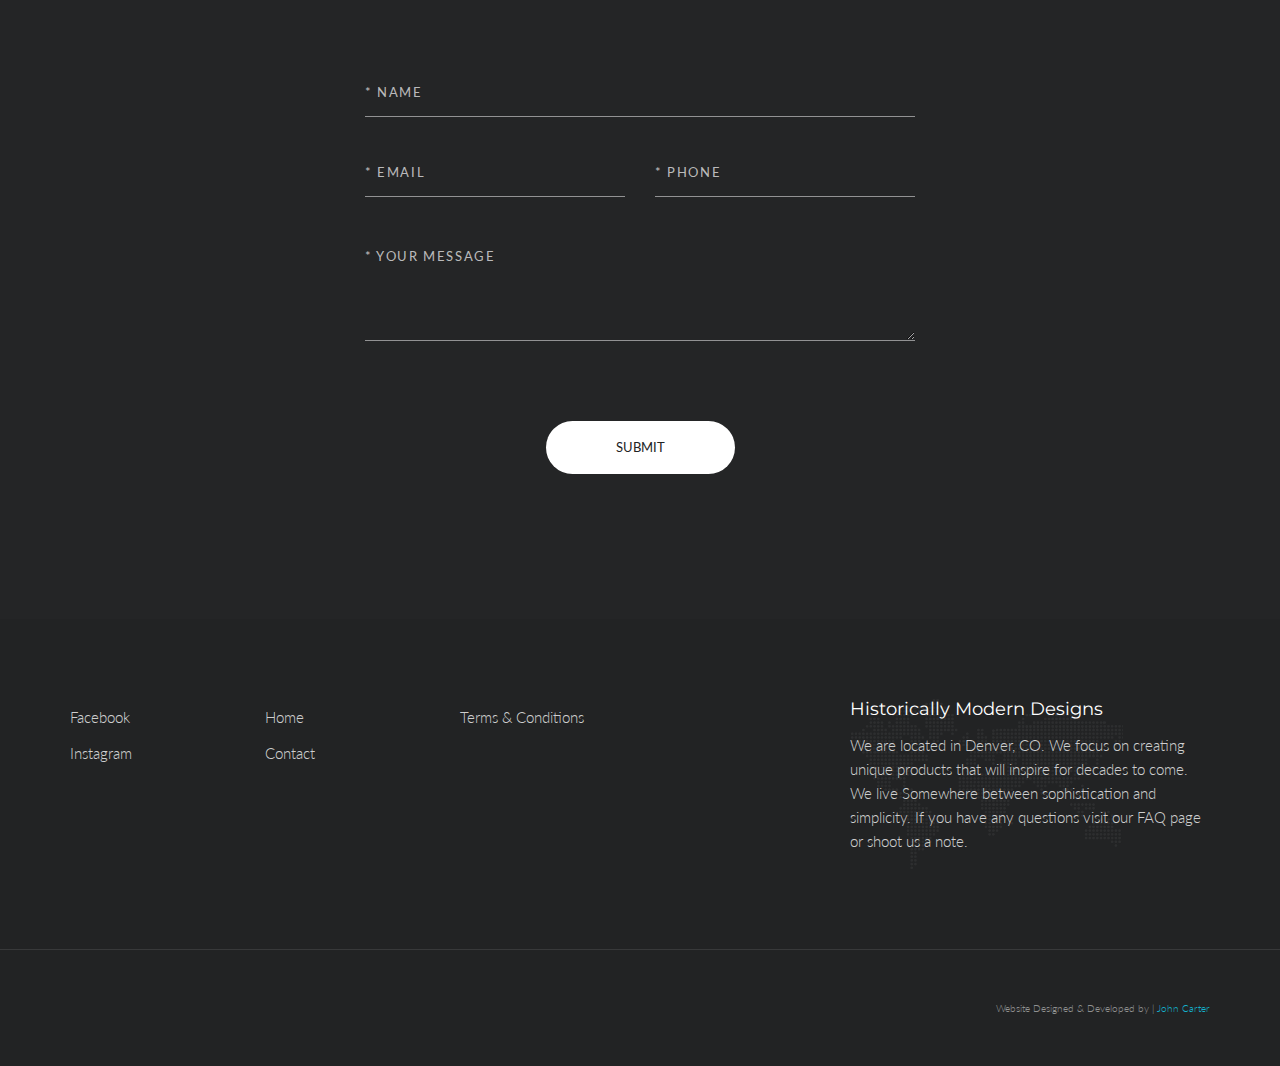
<file: product-mezcal.html>
<!DOCTYPE html>
<html lang="en" class="no-js">
    <!-- Begin Head -->
    <head>
        <!-- Basic -->
        <meta charset="utf-8"/>
        <meta name="viewport" content="width=device-width, initial-scale=1, shrink-to-fit=no">
        <meta http-equiv="x-ua-compatible" content="ie=edge">
        <title>HMD - Mezcal Product</title>
        <meta name="keywords" content="HTML5 Theme" />
        <meta name="description" content="Megakit - HTML5 Theme">
        <meta name="author" content="keenthemes.com">

        <!-- Web Fonts -->
        <link href="https://fonts.googleapis.com/css?family=Lato:300,400,400i|Montserrat:400,700" rel="stylesheet">

        <!-- Vendor Styles -->
        <link href="vendor/bootstrap/css/bootstrap.min.css" rel="stylesheet" type="text/css"/>
        <link href="css/animate.css" rel="stylesheet" type="text/css"/>
        <link href="vendor/themify/themify.css" rel="stylesheet" type="text/css"/>
        <link href="vendor/scrollbar/scrollbar.min.css" rel="stylesheet" type="text/css"/>

        <!-- Theme Styles -->
        <link href="css/style.css" rel="stylesheet" type="text/css"/>
        <link href="css/global/global.css" rel="stylesheet" type="text/css"/>

        <!-- Favicon -->
        <link rel="shortcut icon" href="img/favicon.ico" type="image/x-icon">
        <link rel="apple-touch-icon" href="img/apple-touch-icon.png">
    </head>
    <!-- End Head -->

    <!-- Body -->
    <body>

        <!--========== HEADER ==========-->
        <header class="navbar-fixed-top s-header js__header-sticky js__header-overlay">
            <!-- Navbar -->
            <div class="s-header__navbar">
                <div class="s-header__container">
                    <div class="s-header__navbar-row">
                        <div class="s-header__navbar-row-col">
                            <!-- Logo -->
                            <div class="s-header__logo">
                                <a href="index.html" class="s-header__logo-link">
                                    <img class="s-header__logo-img s-header__logo-img-default" src="img/white-hmd-logo.png" alt="Megakit Logo">
                                    <img class="s-header__logo-img s-header__logo-img-shrink" src="img/logo-black.png" alt="Megakit Logo">
                                </a>
                            </div>
                            <!-- End Logo -->
                        </div>
                        <div class="s-header__navbar-row-col">
                            <!-- Trigger -->
                            <a href="javascript:void(0);" class="s-header__trigger js__trigger">
                                <span class="s-header__trigger-icon"></span>
                                <svg x="0rem" y="0rem" width="3.125rem" height="3.125rem" viewbox="0 0 54 54">
                                    <circle fill="transparent" stroke="#fff" stroke-width="1" cx="27" cy="27" r="25" stroke-dasharray="157 157" stroke-dashoffset="157"></circle>
                                </svg>
                            </a>
                            <!-- End Trigger -->
                        </div>
                    </div>
                </div>
            </div>
            <!-- End Navbar -->

            <!-- Overlay -->
            <div class="s-header-bg-overlay js__bg-overlay">
                <!-- Nav -->
                <nav class="s-header__nav js__scrollbar">
                    <div class="container-fluid">
                        <!-- Menu List -->                                
                        <ul class="list-unstyled s-header__nav-menu">
                            <li class="s-header__nav-menu-item"><a class="s-header__nav-menu-link s-header__nav-menu-link-divider" href="index.html">Home</a></li>
                            <li class="s-header__nav-menu-item"><a class="s-header__nav-menu-link s-header__nav-menu-link-divider" href="product-mugs.html">Chai Tea Mugs</a></li>
                            <li class="s-header__nav-menu-item"><a class="s-header__nav-menu-link s-header__nav-menu-link-divider" href="faq.html">FAQ</a></li>
                        </ul>
                        <!-- End Menu List -->
                    </div>
                </nav>
                <!-- End Nav -->
                
                <!-- Action -->
                <ul class="list-inline s-header__action s-header__action--lb">
                    <li class="s-header__action-item"><a class="s-header__action-link -is-active" href="#">En</a></li>
                    <li class="s-header__action-item"><a class="s-header__action-link" href="#">Fr</a></li>
                </ul>
                <!-- End Action -->

                <!-- Action -->
                <ul class="list-inline s-header__action s-header__action--rb">
                    <li class="s-header__action-item">
                        <a class="s-header__action-link" href="https://www.behance.net/keenthemes">
                            <i class="g-padding-r-5--xs ti-facebook"></i>
                            <span class="g-display-none--xs g-display-inline-block--sm">Facebook</span>
                        </a>
                    </li>
                    <li class="s-header__action-item">
                        <a class="s-header__action-link" href="https://twitter.com/keenthemes">
                            <i class="g-padding-r-5--xs ti-twitter"></i>
                            <span class="g-display-none--xs g-display-inline-block--sm">Twitter</span>
                        </a>
                    </li>
                    <li class="s-header__action-item">
                        <a class="s-header__action-link" href="https://dribbble.com/keenthemes">
                            <i class="g-padding-r-5--xs ti-dribbble"></i>
                            <span class="g-display-none--xs g-display-inline-block--sm">Dribbble</span>
                        </a>
                    </li>
                </ul>
                <!-- End Action -->
            </div>
            <!-- End Overlay -->
        </header>
        <!--========== END HEADER ==========-->

        <!--========== PROMO BLOCK ==========-->
        <div class="g-bg-position--center js__parallax-window" style="background: url(img/1920x1080/09.jpg) 50% 0 no-repeat fixed;">
            <div class="g-container--md g-text-center--xs g-padding-y-150--xs">
                <p class="text-uppercase g-font-size-14--xs g-font-weight--700 g-color--white-opacity g-letter-spacing--2 g-margin-b-25--xs">Historically Modern Designs</p>
                <h1 class="g-font-size-40--xs g-font-size-50--sm g-font-size-60--md g-color--white g-letter-spacing--1">Mezcal Glassware</h1>
            </div>
        </div>
        <!--========== END PROMO BLOCK ==========-->

        <!--========== PAGE CONTENT ==========-->
        <!-- Speakers -->
        <div class="container g-padding-y-80--xs g-padding-y-125--sm">
            <div class="row g-overflow--hidden">
                <div class="col-xs-6 g-full-width--xs g-margin-b-30--xs g-margin-b-0--lg">
                    <!-- Speaker -->
                    <div class="center-block g-box-shadow__dark-lightest-v1 g-width-100-percent--xs g-width-400--lg">
                        <img class="img-responsive g-width-100-percent--xs" src="img/400x400/02.jpg" alt="Image">
                        <div class="g-position--overlay g-padding-x-30--xs g-padding-y-30--xs g-margin-t-o-60--xs">
                            <div class="g-bg-color--primary g-padding-x-15--xs g-padding-y-10--xs g-margin-b-20--xs">
                                <h4 class="g-font-size-22--xs g-font-size-26--sm g-color--white g-margin-b-0--xs">Mezcal Glassware</h4>
                            </div>
                        </div>
                    </div>
                    <!-- End Speaker -->
                </div>
                <div class="col-xs-6 g-full-width--xs">
                    <!-- Speaker -->
                    <div class="center-block g-box-shadow__dark-lightest-v1 g-width-100-percent--xs g-width-400--lg">
                        <div class="g-position--overlay g-padding-x-30--xs g-padding-y-30--xs g-margin-t-o-60--xs">
                            <div class="g-bg-color--primary g-padding-x-15--xs g-padding-y-10--xs g-margin-b-20--xs">
                            </div>
                            <p class="g-font-weight--700">About Our Mezcal Glasses</p>
                            <ul>
                                <li>THE ONLY GLASS FOR MEZCAL: Inspired by the original design of the Mexican Copitas, this elegant glass is carefully made to maximize the pleasure of any Mezcal drinker. For an authentic and yet modern glass, this is your best and only choice!</li>
                                <li>FOR A UNIQUE DRINKING EXPERIENCE: Featuring a shallow bowl design, this elegant spirit glass allows the unique aromas of Mezcal to be closer to your nose, for a rich flavored sip every single time. Additionally, the wide rim of the glass prevents the concentration of alcohol vapor, making it so that every sip tastes perfect.</li>
                            </ul>
                        </div>
                    </div>
                    <!-- End Speaker -->
                </div>
            </div>
        </div>
        <!-- End Speakers -->
        <!-- Feedback Form -->
        <div class="g-position--relative g-bg-color--dark-light">
            <div class="g-container--md g-padding-y-80--xs g-padding-y-125--sm">
                <div class="g-text-center--xs g-margin-b-80--xs">
                    <p class="text-uppercase g-font-size-14--xs g-font-weight--700 g-color--white-opacity g-letter-spacing--2 g-margin-b-25--xs">Cant find what you're looking for?</p>
                    <h2 class="g-font-size-32--xs g-font-size-36--md g-color--white">Get in touch with us.</h2>
                </div>
                <div class="row g-row-col--5 g-margin-b-80--xs">
                    <div class="col-xs-4 g-full-width--xs g-margin-b-50--xs g-margin-b-0--sm">
                        <div class="g-text-center--xs">
                            <i class="g-display-block--xs g-font-size-40--xs g-color--white-opacity g-margin-b-30--xs ti-email"></i>
                            <h4 class="g-font-size-18--xs g-color--white g-margin-b-5--xs">Email</h4>
                            <p class="g-color--white-opacity">support@keenthemes.com</p>
                        </div>
                    </div>
                    <div class="col-xs-4 g-full-width--xs g-margin-b-50--xs g-margin-b-0--sm">
                        <div class="g-text-center--xs">
                            <i class="g-display-block--xs g-font-size-40--xs g-color--white-opacity g-margin-b-30--xs ti-map-alt"></i>
                            <h4 class="g-font-size-18--xs g-color--white g-margin-b-5--xs">Address</h4>
                            <p class="g-color--white-opacity">277 Bedford Avenue, Brooklyn</p>
                        </div>
                    </div>
                    <div class="col-xs-4 g-full-width--xs">
                        <div class="g-text-center--xs">
                            <i class="g-display-block--xs g-font-size-40--xs g-color--white-opacity g-margin-b-30--xs ti-headphone-alt"></i>
                            <h4 class="g-font-size-18--xs g-color--white g-margin-b-5--xs">Call at</h4>
                            <p class="g-color--white-opacity">+ (1) 001 389 3720</p>
                        </div>
                    </div>
                </div>
                <form class="center-block g-width-500--sm g-width-550--md">
                    <div class="g-margin-b-30--xs">
                        <input type="text" class="form-control s-form-v3__input" placeholder="* Name">
                    </div>
                    <div class="row g-row-col-5 g-margin-b-50--xs">
                        <div class="col-sm-6 g-margin-b-30--xs g-margin-b-0--md">
                            <input type="email" class="form-control s-form-v3__input" placeholder="* Email">
                        </div>
                        <div class="col-sm-6">
                            <input type="text" class="form-control s-form-v3__input" placeholder="* Phone">
                        </div>
                    </div>
                    <div class="g-margin-b-80--xs">
                        <textarea class="form-control s-form-v3__input" rows="5" placeholder="* Your message"></textarea>
                    </div>
                    <div class="g-text-center--xs">
                        <button type="submit" class="text-uppercase s-btn s-btn--md s-btn--white-bg g-radius--50 g-padding-x-70--xs g-margin-b-20--xs">Submit</button>
                    </div>
                </form>
            </div>
        </div>
        <!-- End Feedback Form -->
        <!--========== END PAGE CONTENT ==========-->
        <!--========== FOOTER ==========-->
        <footer class="g-bg-color--dark">
            <!-- Links -->
            <div class="g-hor-divider__dashed--white-opacity-lightest">
                <div class="container g-padding-y-80--xs">
                    <div class="row">
                         <div class="col-sm-2 g-margin-b-20--xs g-margin-b-0--md">
                            <ul class="list-unstyled g-ul-li-tb-5--xs g-margin-b-0--xs">
                               <li><a class="g-font-size-15--xs g-color--white-opacity" href="https://www.facebook.com/historicallymodern/" target="about_blank">Facebook</a></li>
                                <li><a class="g-font-size-15--xs g-color--white-opacity" href="#">Instagram</a></li>
                            </ul>
                        </div>
                        <div class="col-sm-2 g-margin-b-20--xs g-margin-b-0--md">
                            <ul class="list-unstyled g-ul-li-tb-5--xs g-margin-b-0--xs">
                                <li><a class="g-font-size-15--xs g-color--white-opacity" href="index.html">Home</a></li>
                                <li><a class="g-font-size-15--xs g-color--white-opacity" href="contact.html">Contact</a></li>
                            </ul>
                        </div>
                         <div class="col-sm-2 g-margin-b-40--xs g-margin-b-0--md">
                            <ul class="list-unstyled g-ul-li-tb-5--xs g-margin-b-0--xs">
                                <li><a class="g-font-size-15--xs g-color--white-opacity" href="#">Terms &amp; Conditions</a></li>
                            </ul>
                        </div>
                        <div class="col-md-4 col-md-offset-2 col-sm-5 col-sm-offset-1 s-footer__logo g-padding-y-50--xs g-padding-y-0--md">
                            <h3 class="g-font-size-18--xs g-color--white">Historically Modern Designs</h3>
                            <p class="g-color--white-opacity">We are located in Denver, CO. We focus on creating unique products that will inspire for decades to come. We live Somewhere between sophistication and simplicity. If you have any questions visit our FAQ page or shoot us a note.</p>
                        </div>
                    </div>
                </div>
            </div>
            <!-- End Links -->

            <!-- Copyright -->
            <div class="container g-padding-y-50--xs">
                <div class="row">
                    <div class="col-xs-6">
                    </div>
                    <div class="col-xs-6 g-text-right--xs">
                        <p class="g-font-size-10--xs g-margin-b-0--xs g-color--white-opacity-light">Website</a> Designed &amp; Developed by | <a href="https://www.linkedin.com/in/john-carter-a85702a3/" target="about_blank">John Carter</a></p>
                    </div>
                </div>
            </div>
            <!-- End Copyright -->
        </footer>
        <!--========== END FOOTER ==========-->

        <!-- Back To Top -->
        <a href="javascript:void(0);" class="s-back-to-top js__back-to-top"></a>

        <!--========== JAVASCRIPTS (Load javascripts at bottom, this will reduce page load time) ==========-->
        <!-- Vendor -->
        <script type="text/javascript" src="vendor/jquery.min.js"></script>
        <script type="text/javascript" src="vendor/jquery.migrate.min.js"></script>
        <script type="text/javascript" src="vendor/bootstrap/js/bootstrap.min.js"></script>
        <script type="text/javascript" src="vendor/jquery.smooth-scroll.min.js"></script>
        <script type="text/javascript" src="vendor/jquery.back-to-top.min.js"></script>
        <script type="text/javascript" src="vendor/scrollbar/jquery.scrollbar.min.js"></script>
        <script type="text/javascript" src="vendor/jquery.parallax.min.js"></script>
        <script type="text/javascript" src="vendor/jquery.wow.min.js"></script>

        <!-- General Components and Settings -->
        <script type="text/javascript" src="js/global.min.js"></script>
        <script type="text/javascript" src="js/components/header-sticky.min.js"></script>
        <script type="text/javascript" src="js/components/scrollbar.min.js"></script>
        <script type="text/javascript" src="js/components/wow.min.js"></script>
        <!--========== END JAVASCRIPTS ==========-->

    </body>
    <!-- End Body -->
</html>
</file>
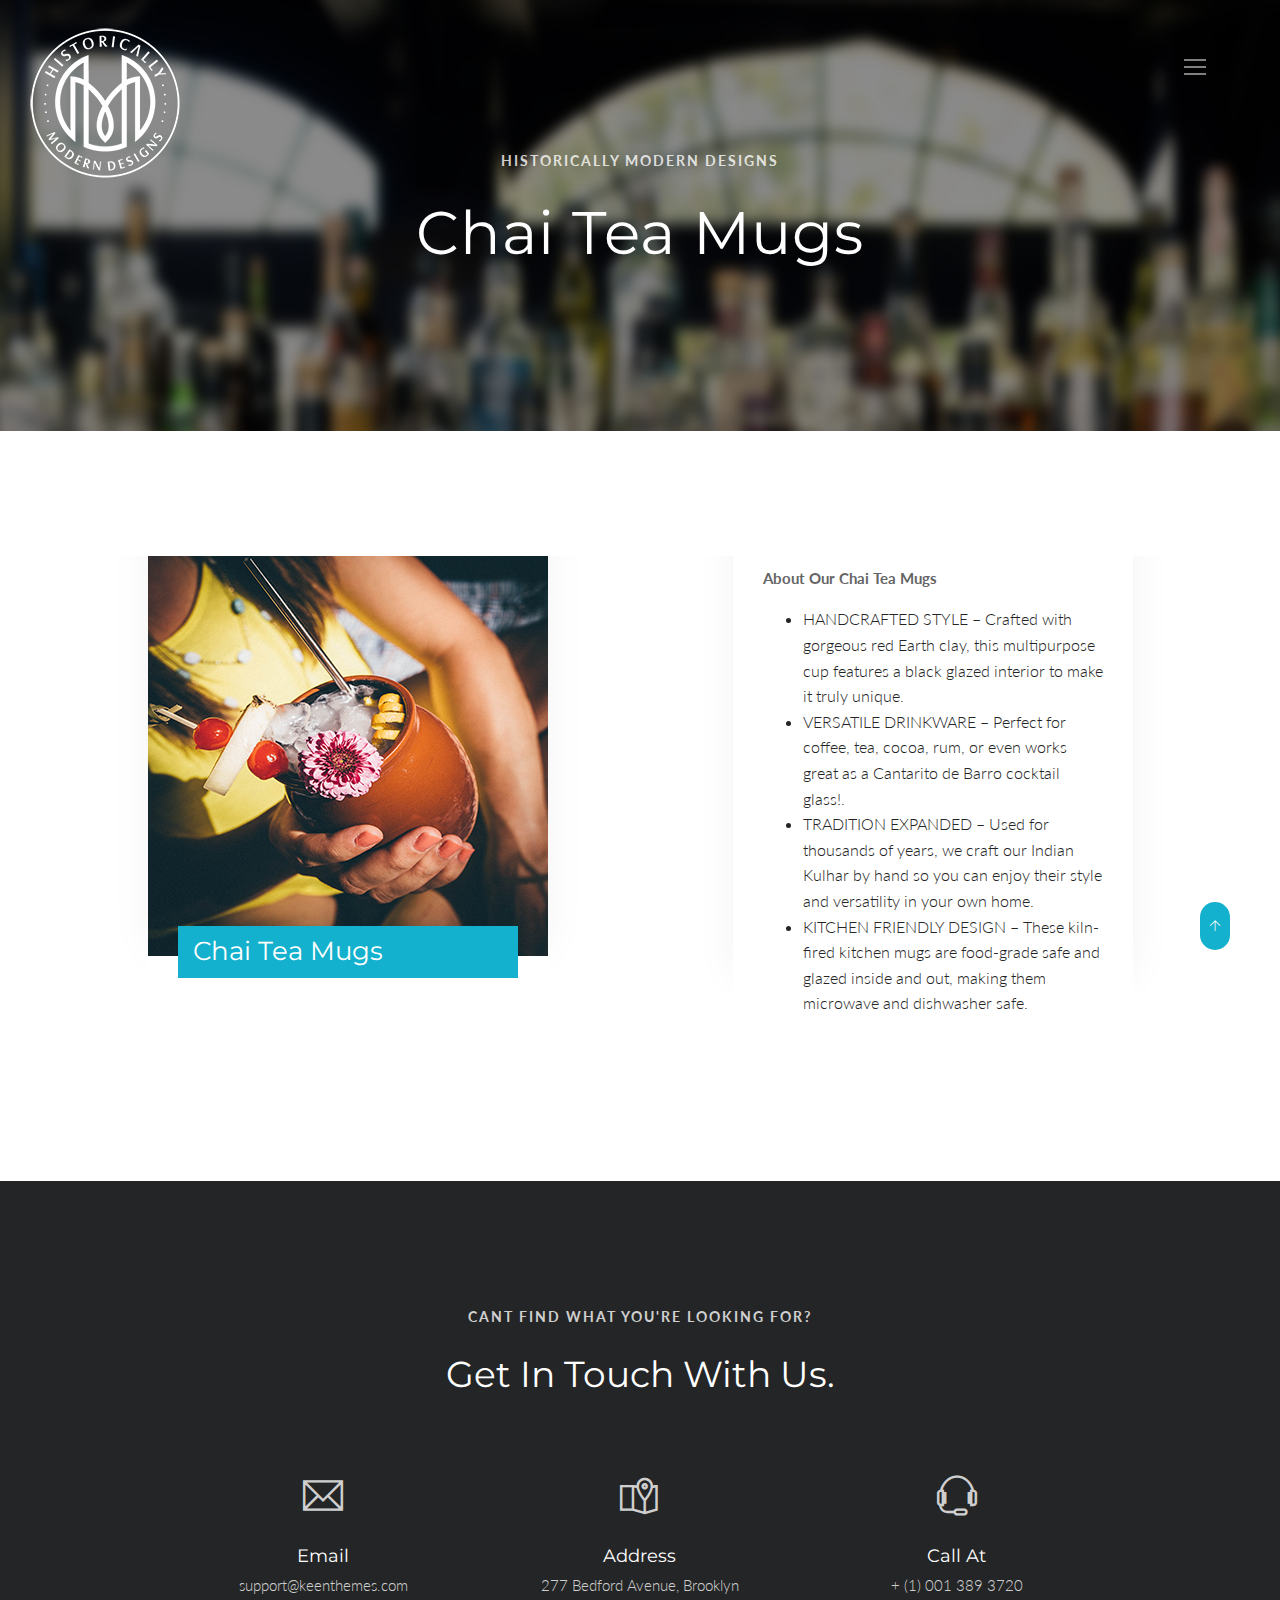
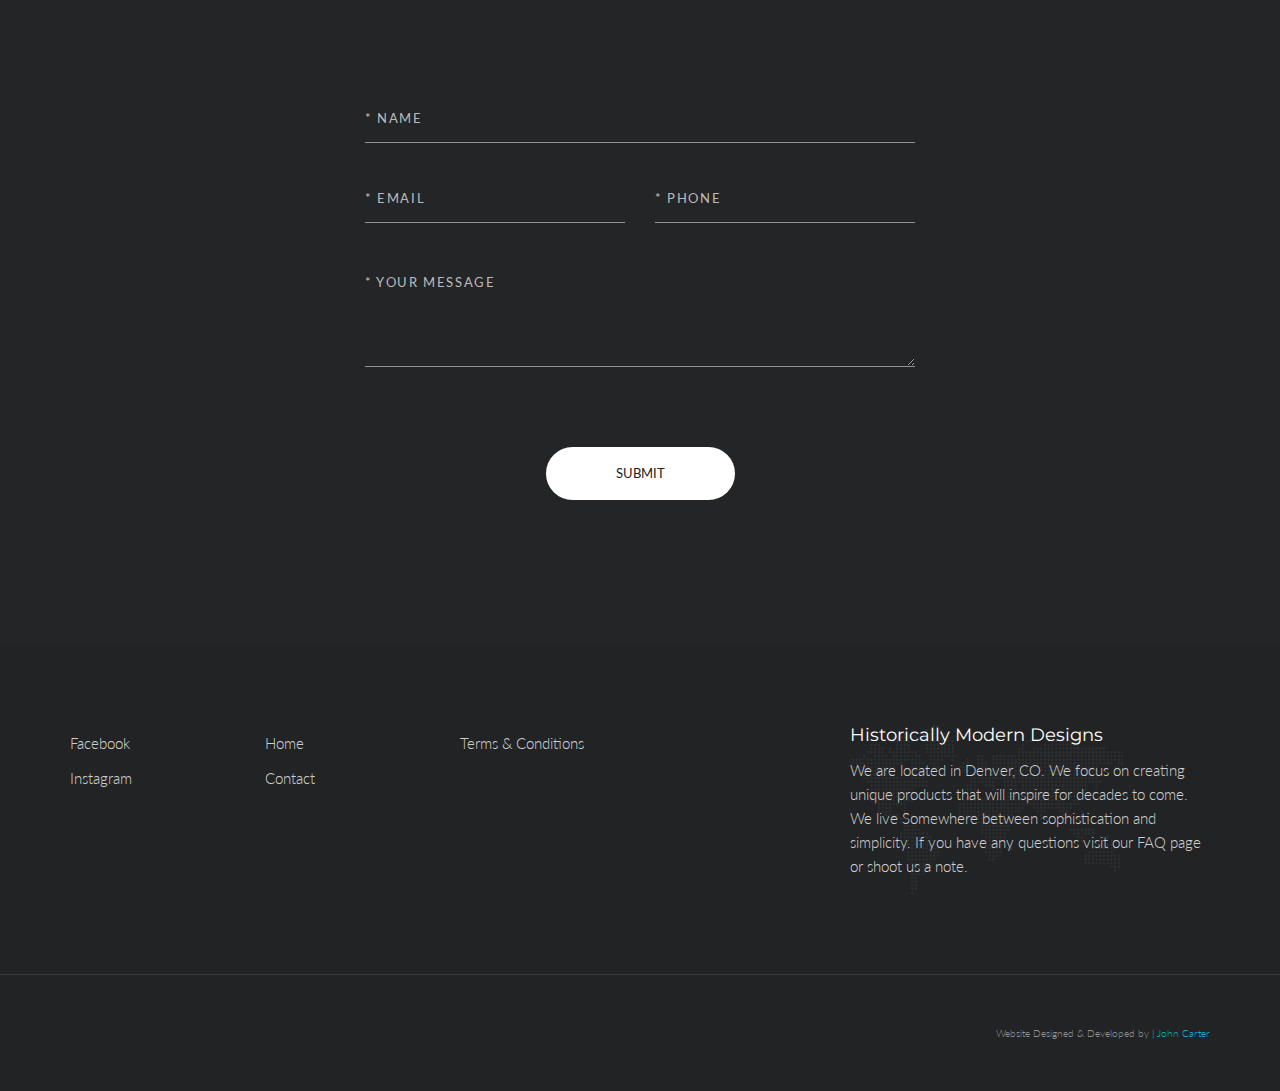
<file: product-mugs.html>
<!DOCTYPE html>
<html lang="en" class="no-js">
    <!-- Begin Head -->
    <head>
        <!-- Basic -->
        <meta charset="utf-8"/>
        <meta name="viewport" content="width=device-width, initial-scale=1, shrink-to-fit=no">
        <meta http-equiv="x-ua-compatible" content="ie=edge">
        <title>HMD - Chai Tea Mugs</title>
        <meta name="keywords" content="HTML5 Theme" />
        <meta name="description" content="Megakit - HTML5 Theme">
        <meta name="author" content="keenthemes.com">

        <!-- Web Fonts -->
        <link href="https://fonts.googleapis.com/css?family=Lato:300,400,400i|Montserrat:400,700" rel="stylesheet">

        <!-- Vendor Styles -->
        <link href="vendor/bootstrap/css/bootstrap.min.css" rel="stylesheet" type="text/css"/>
        <link href="css/animate.css" rel="stylesheet" type="text/css"/>
        <link href="vendor/themify/themify.css" rel="stylesheet" type="text/css"/>
        <link href="vendor/scrollbar/scrollbar.min.css" rel="stylesheet" type="text/css"/>

        <!-- Theme Styles -->
        <link href="css/style.css" rel="stylesheet" type="text/css"/>
        <link href="css/global/global.css" rel="stylesheet" type="text/css"/>

        <!-- Favicon -->
        <link rel="shortcut icon" href="img/favicon.ico" type="image/x-icon">
        <link rel="apple-touch-icon" href="img/apple-touch-icon.png">
    </head>
    <!-- End Head -->

    <!-- Body -->
    <body>

        <!--========== HEADER ==========-->
        <header class="navbar-fixed-top s-header js__header-sticky js__header-overlay">
            <!-- Navbar -->
            <div class="s-header__navbar">
                <div class="s-header__container">
                    <div class="s-header__navbar-row">
                        <div class="s-header__navbar-row-col">
                            <!-- Logo -->
                            <div class="s-header__logo">
                                <a href="index.html" class="s-header__logo-link">
                                    <img class="s-header__logo-img s-header__logo-img-default" src="img/white-hmd-logo.png" alt="Megakit Logo">
                                    <img class="s-header__logo-img s-header__logo-img-shrink" src="img/logo-black.png" alt="Megakit Logo">
                                </a>
                            </div>
                            <!-- End Logo -->
                        </div>
                        <div class="s-header__navbar-row-col">
                            <!-- Trigger -->
                            <a href="javascript:void(0);" class="s-header__trigger js__trigger">
                                <span class="s-header__trigger-icon"></span>
                                <svg x="0rem" y="0rem" width="3.125rem" height="3.125rem" viewbox="0 0 54 54">
                                    <circle fill="transparent" stroke="#fff" stroke-width="1" cx="27" cy="27" r="25" stroke-dasharray="157 157" stroke-dashoffset="157"></circle>
                                </svg>
                            </a>
                            <!-- End Trigger -->
                        </div>
                    </div>
                </div>
            </div>
            <!-- End Navbar -->

            <!-- Overlay -->
            <div class="s-header-bg-overlay js__bg-overlay">
                <!-- Nav -->
                <nav class="s-header__nav js__scrollbar">
                    <div class="container-fluid">
                        <!-- Menu List -->                                
                        <ul class="list-unstyled s-header__nav-menu">
                            <li class="s-header__nav-menu-item"><a class="s-header__nav-menu-link s-header__nav-menu-link-divider" href="index.html">Home</a></li>
                            <li class="s-header__nav-menu-item"><a class="s-header__nav-menu-link s-header__nav-menu-link-divider" href="product-mezcal.html">Mezcal Glasses</a></li>
                            <li class="s-header__nav-menu-item"><a class="s-header__nav-menu-link s-header__nav-menu-link-divider" href="products.html">All Products</a></li>
                            <li class="s-header__nav-menu-item"><a class="s-header__nav-menu-link s-header__nav-menu-link-divider" href="faq.html">FAQ</a></li>
                        </ul>
                        <!-- End Menu List -->
                    </div>
                </nav>
                <!-- End Nav -->
                
                <!-- Action -->
                <ul class="list-inline s-header__action s-header__action--lb">
                    <li class="s-header__action-item"><a class="s-header__action-link -is-active" href="#">En</a></li>
                    <li class="s-header__action-item"><a class="s-header__action-link" href="#">Fr</a></li>
                </ul>
                <!-- End Action -->

                <!-- Action -->
                <ul class="list-inline s-header__action s-header__action--rb">
                    <li class="s-header__action-item">
                        <a class="s-header__action-link" href="https://www.behance.net/keenthemes">
                            <i class="g-padding-r-5--xs ti-facebook"></i>
                            <span class="g-display-none--xs g-display-inline-block--sm">Facebook</span>
                        </a>
                    </li>
                    <li class="s-header__action-item">
                        <a class="s-header__action-link" href="https://twitter.com/keenthemes">
                            <i class="g-padding-r-5--xs ti-twitter"></i>
                            <span class="g-display-none--xs g-display-inline-block--sm">Twitter</span>
                        </a>
                    </li>
                    <li class="s-header__action-item">
                        <a class="s-header__action-link" href="https://dribbble.com/keenthemes">
                            <i class="g-padding-r-5--xs ti-dribbble"></i>
                            <span class="g-display-none--xs g-display-inline-block--sm">Dribbble</span>
                        </a>
                    </li>
                </ul>
                <!-- End Action -->
            </div>
            <!-- End Overlay -->
        </header>
        <!--========== END HEADER ==========-->

        <!--========== PROMO BLOCK ==========-->
        <div class="g-bg-position--center js__parallax-window" style="background: url(img/1920x1080/09.jpg) 50% 0 no-repeat fixed;">
            <div class="g-container--md g-text-center--xs g-padding-y-150--xs">
                <p class="text-uppercase g-font-size-14--xs g-font-weight--700 g-color--white-opacity g-letter-spacing--2 g-margin-b-25--xs">Historically Modern Designs</p>
                <h1 class="g-font-size-40--xs g-font-size-50--sm g-font-size-60--md g-color--white g-letter-spacing--1">Chai Tea Mugs</h1>
            </div>
        </div>
        <!--========== END PROMO BLOCK ==========-->

        <!--========== PAGE CONTENT ==========-->
        <!-- Speakers -->
        <div class="container g-padding-y-80--xs g-padding-y-125--sm">
            <div class="row g-overflow--hidden">
                <div class="col-xs-6 g-full-width--xs g-margin-b-30--xs g-margin-b-0--lg">
                    <!-- Speaker -->
                    <div class="center-block g-box-shadow__dark-lightest-v1 g-width-100-percent--xs g-width-400--lg">
                        <img class="img-responsive g-width-100-percent--xs" src="img/400x400/03.jpg" alt="Image">
                        <div class="g-position--overlay g-padding-x-30--xs g-padding-y-30--xs g-margin-t-o-60--xs">
                            <div class="g-bg-color--primary g-padding-x-15--xs g-padding-y-10--xs g-margin-b-20--xs">
                                <h4 class="g-font-size-22--xs g-font-size-26--sm g-color--white g-margin-b-0--xs">Chai Tea Mugs</h4>
                            </div>
                        </div>
                    </div>
                    <!-- End Speaker -->
                </div>
                <div class="col-xs-6 g-full-width--xs">
                    <!-- Speaker -->
                    <div class="center-block g-box-shadow__dark-lightest-v1 g-width-100-percent--xs g-width-400--lg">
                        <div class="g-position--overlay g-padding-x-30--xs g-padding-y-30--xs g-margin-t-o-60--xs">
                            <div class="g-bg-color--primary g-padding-x-15--xs g-padding-y-10--xs g-margin-b-20--xs">
                            </div>
                            <p class="g-font-weight--700">About Our Chai Tea Mugs</p>
                            <ul>
                                <li>HANDCRAFTED STYLE – Crafted with gorgeous red Earth clay, this multipurpose cup features a black glazed interior to make it truly unique.</li>
                                <li>VERSATILE DRINKWARE – Perfect for coffee, tea, cocoa, rum, or even works great as a Cantarito de Barro cocktail glass!.</li>
                                <li>TRADITION EXPANDED – Used for thousands of years, we craft our Indian Kulhar by hand so you can enjoy their style and versatility in your own home.</li>
                                <li>KITCHEN FRIENDLY DESIGN – These kiln-fired kitchen mugs are food-grade safe and glazed inside and out, making them microwave and dishwasher safe.</li>
                            </ul>
                        </div>
                    </div>
                    <!-- End Speaker -->
                </div>
            </div>
        </div>
        <!-- End Speakers -->
        <!-- Feedback Form -->
        <div class="g-position--relative g-bg-color--dark-light">
            <div class="g-container--md g-padding-y-80--xs g-padding-y-125--sm">
                <div class="g-text-center--xs g-margin-b-80--xs">
                    <p class="text-uppercase g-font-size-14--xs g-font-weight--700 g-color--white-opacity g-letter-spacing--2 g-margin-b-25--xs">Cant find what you're looking for?</p>
                    <h2 class="g-font-size-32--xs g-font-size-36--md g-color--white">Get in touch with us.</h2>
                </div>
                <div class="row g-row-col--5 g-margin-b-80--xs">
                    <div class="col-xs-4 g-full-width--xs g-margin-b-50--xs g-margin-b-0--sm">
                        <div class="g-text-center--xs">
                            <i class="g-display-block--xs g-font-size-40--xs g-color--white-opacity g-margin-b-30--xs ti-email"></i>
                            <h4 class="g-font-size-18--xs g-color--white g-margin-b-5--xs">Email</h4>
                            <p class="g-color--white-opacity">support@keenthemes.com</p>
                        </div>
                    </div>
                    <div class="col-xs-4 g-full-width--xs g-margin-b-50--xs g-margin-b-0--sm">
                        <div class="g-text-center--xs">
                            <i class="g-display-block--xs g-font-size-40--xs g-color--white-opacity g-margin-b-30--xs ti-map-alt"></i>
                            <h4 class="g-font-size-18--xs g-color--white g-margin-b-5--xs">Address</h4>
                            <p class="g-color--white-opacity">277 Bedford Avenue, Brooklyn</p>
                        </div>
                    </div>
                    <div class="col-xs-4 g-full-width--xs">
                        <div class="g-text-center--xs">
                            <i class="g-display-block--xs g-font-size-40--xs g-color--white-opacity g-margin-b-30--xs ti-headphone-alt"></i>
                            <h4 class="g-font-size-18--xs g-color--white g-margin-b-5--xs">Call at</h4>
                            <p class="g-color--white-opacity">+ (1) 001 389 3720</p>
                        </div>
                    </div>
                </div>
                <form class="center-block g-width-500--sm g-width-550--md">
                    <div class="g-margin-b-30--xs">
                        <input type="text" class="form-control s-form-v3__input" placeholder="* Name">
                    </div>
                    <div class="row g-row-col-5 g-margin-b-50--xs">
                        <div class="col-sm-6 g-margin-b-30--xs g-margin-b-0--md">
                            <input type="email" class="form-control s-form-v3__input" placeholder="* Email">
                        </div>
                        <div class="col-sm-6">
                            <input type="text" class="form-control s-form-v3__input" placeholder="* Phone">
                        </div>
                    </div>
                    <div class="g-margin-b-80--xs">
                        <textarea class="form-control s-form-v3__input" rows="5" placeholder="* Your message"></textarea>
                    </div>
                    <div class="g-text-center--xs">
                        <button type="submit" class="text-uppercase s-btn s-btn--md s-btn--white-bg g-radius--50 g-padding-x-70--xs g-margin-b-20--xs">Submit</button>
                    </div>
                </form>
            </div>
        </div>
        <!-- End Feedback Form -->
        <!--========== END PAGE CONTENT ==========-->

       <!--========== FOOTER ==========-->
        <footer class="g-bg-color--dark">
            <!-- Links -->
            <div class="g-hor-divider__dashed--white-opacity-lightest">
                <div class="container g-padding-y-80--xs">
                    <div class="row">
                         <div class="col-sm-2 g-margin-b-20--xs g-margin-b-0--md">
                            <ul class="list-unstyled g-ul-li-tb-5--xs g-margin-b-0--xs">
                               <li><a class="g-font-size-15--xs g-color--white-opacity" href="https://www.facebook.com/historicallymodern/" target="about_blank">Facebook</a></li>
                                <li><a class="g-font-size-15--xs g-color--white-opacity" href="#">Instagram</a></li>
                            </ul>
                        </div>
                        <div class="col-sm-2 g-margin-b-20--xs g-margin-b-0--md">
                            <ul class="list-unstyled g-ul-li-tb-5--xs g-margin-b-0--xs">
                                <li><a class="g-font-size-15--xs g-color--white-opacity" href="index.html">Home</a></li>
                                <li><a class="g-font-size-15--xs g-color--white-opacity" href="contact.html">Contact</a></li>
                            </ul>
                        </div>
                         <div class="col-sm-2 g-margin-b-40--xs g-margin-b-0--md">
                            <ul class="list-unstyled g-ul-li-tb-5--xs g-margin-b-0--xs">
                                <li><a class="g-font-size-15--xs g-color--white-opacity" href="#">Terms &amp; Conditions</a></li>
                            </ul>
                        </div>
                        <div class="col-md-4 col-md-offset-2 col-sm-5 col-sm-offset-1 s-footer__logo g-padding-y-50--xs g-padding-y-0--md">
                            <h3 class="g-font-size-18--xs g-color--white">Historically Modern Designs</h3>
                            <p class="g-color--white-opacity">We are located in Denver, CO. We focus on creating unique products that will inspire for decades to come. We live Somewhere between sophistication and simplicity. If you have any questions visit our FAQ page or shoot us a note.</p>
                        </div>
                    </div>
                </div>
            </div>
            <!-- End Links -->

            <!-- Copyright -->
            <div class="container g-padding-y-50--xs">
                <div class="row">
                    <div class="col-xs-6">
                    </div>
                    <div class="col-xs-6 g-text-right--xs">
                        <p class="g-font-size-10--xs g-margin-b-0--xs g-color--white-opacity-light">Website</a> Designed &amp; Developed by | <a href="https://www.linkedin.com/in/john-carter-a85702a3/" target="about_blank">John Carter</a></p>
                    </div>
                </div>
            </div>
            <!-- End Copyright -->
        </footer>
        <!--========== END FOOTER ==========-->

        <!-- Back To Top -->
        <a href="javascript:void(0);" class="s-back-to-top js__back-to-top"></a>

        <!--========== JAVASCRIPTS (Load javascripts at bottom, this will reduce page load time) ==========-->
        <!-- Vendor -->
        <script type="text/javascript" src="vendor/jquery.min.js"></script>
        <script type="text/javascript" src="vendor/jquery.migrate.min.js"></script>
        <script type="text/javascript" src="vendor/bootstrap/js/bootstrap.min.js"></script>
        <script type="text/javascript" src="vendor/jquery.smooth-scroll.min.js"></script>
        <script type="text/javascript" src="vendor/jquery.back-to-top.min.js"></script>
        <script type="text/javascript" src="vendor/scrollbar/jquery.scrollbar.min.js"></script>
        <script type="text/javascript" src="vendor/jquery.parallax.min.js"></script>
        <script type="text/javascript" src="vendor/jquery.wow.min.js"></script>

        <!-- General Components and Settings -->
        <script type="text/javascript" src="js/global.min.js"></script>
        <script type="text/javascript" src="js/components/header-sticky.min.js"></script>
        <script type="text/javascript" src="js/components/scrollbar.min.js"></script>
        <script type="text/javascript" src="js/components/wow.min.js"></script>
        <!--========== END JAVASCRIPTS ==========-->

    </body>
    <!-- End Body -->
</html>
</file>
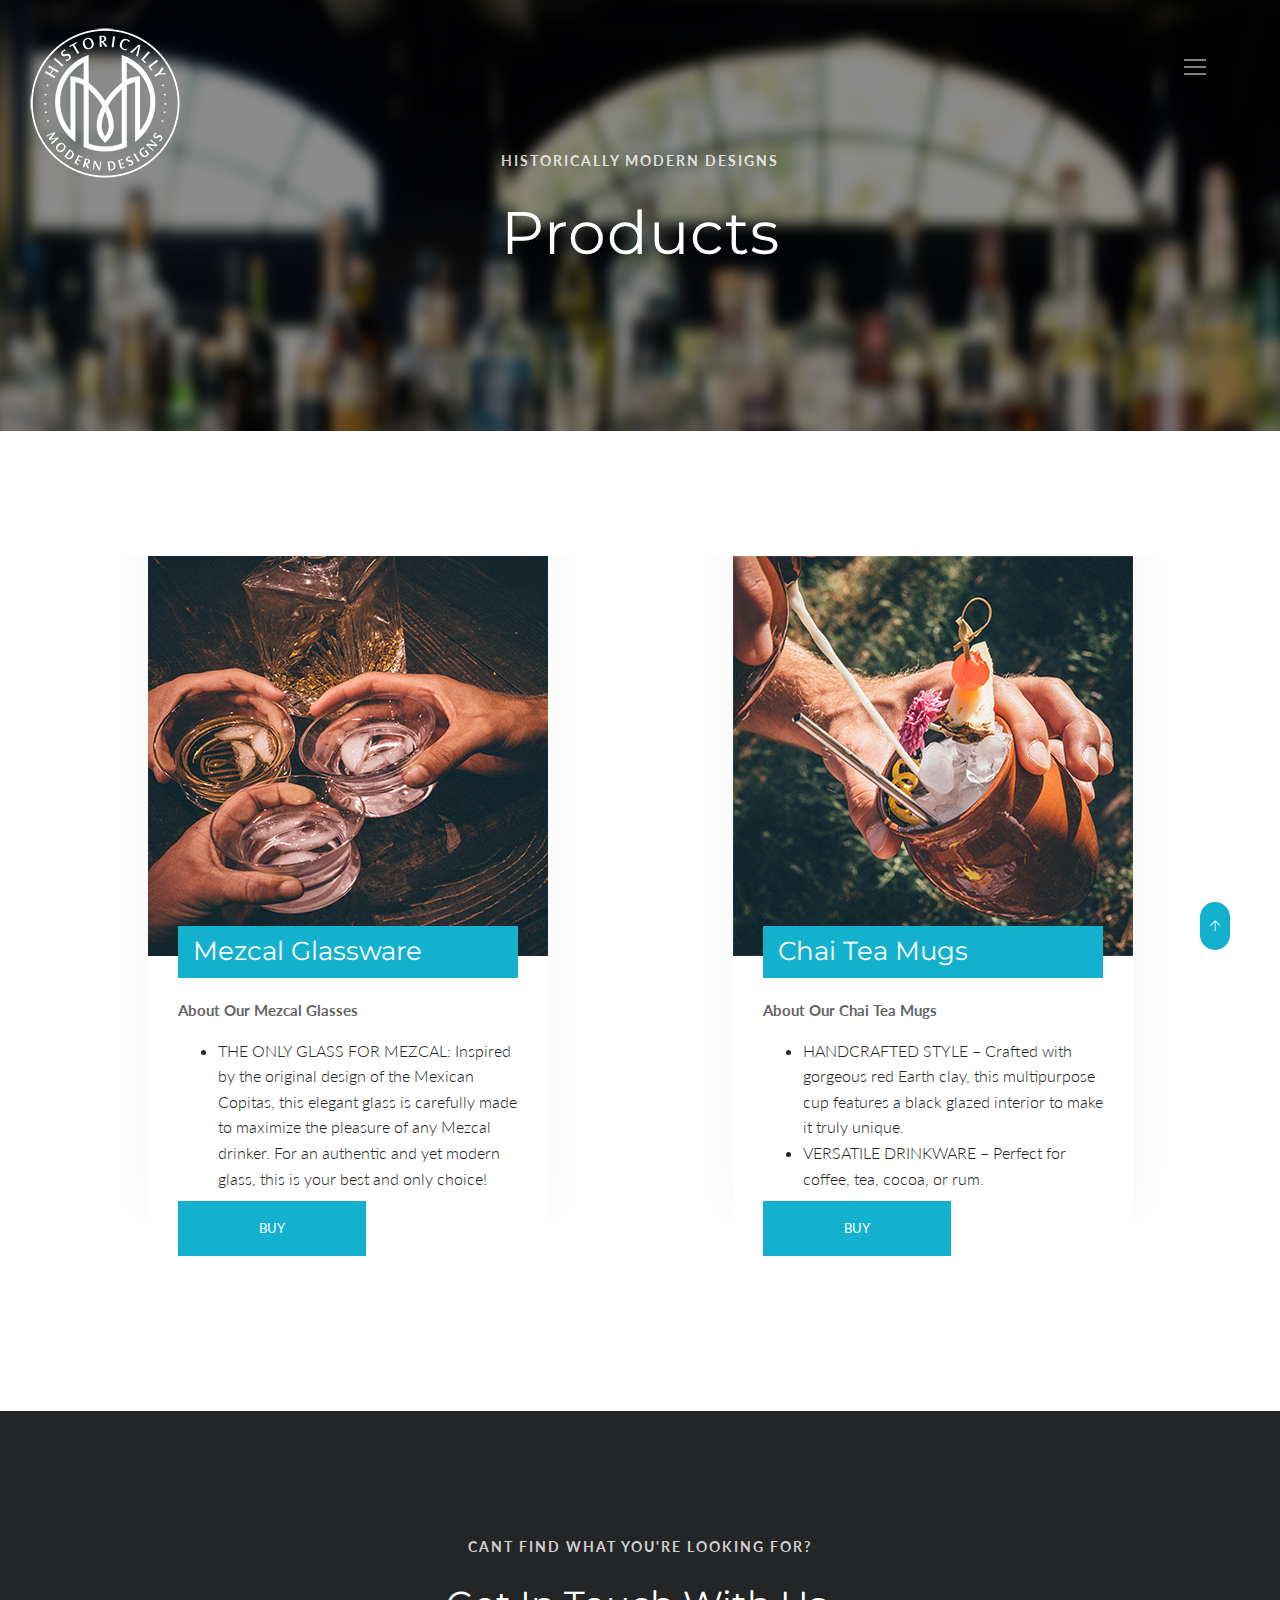
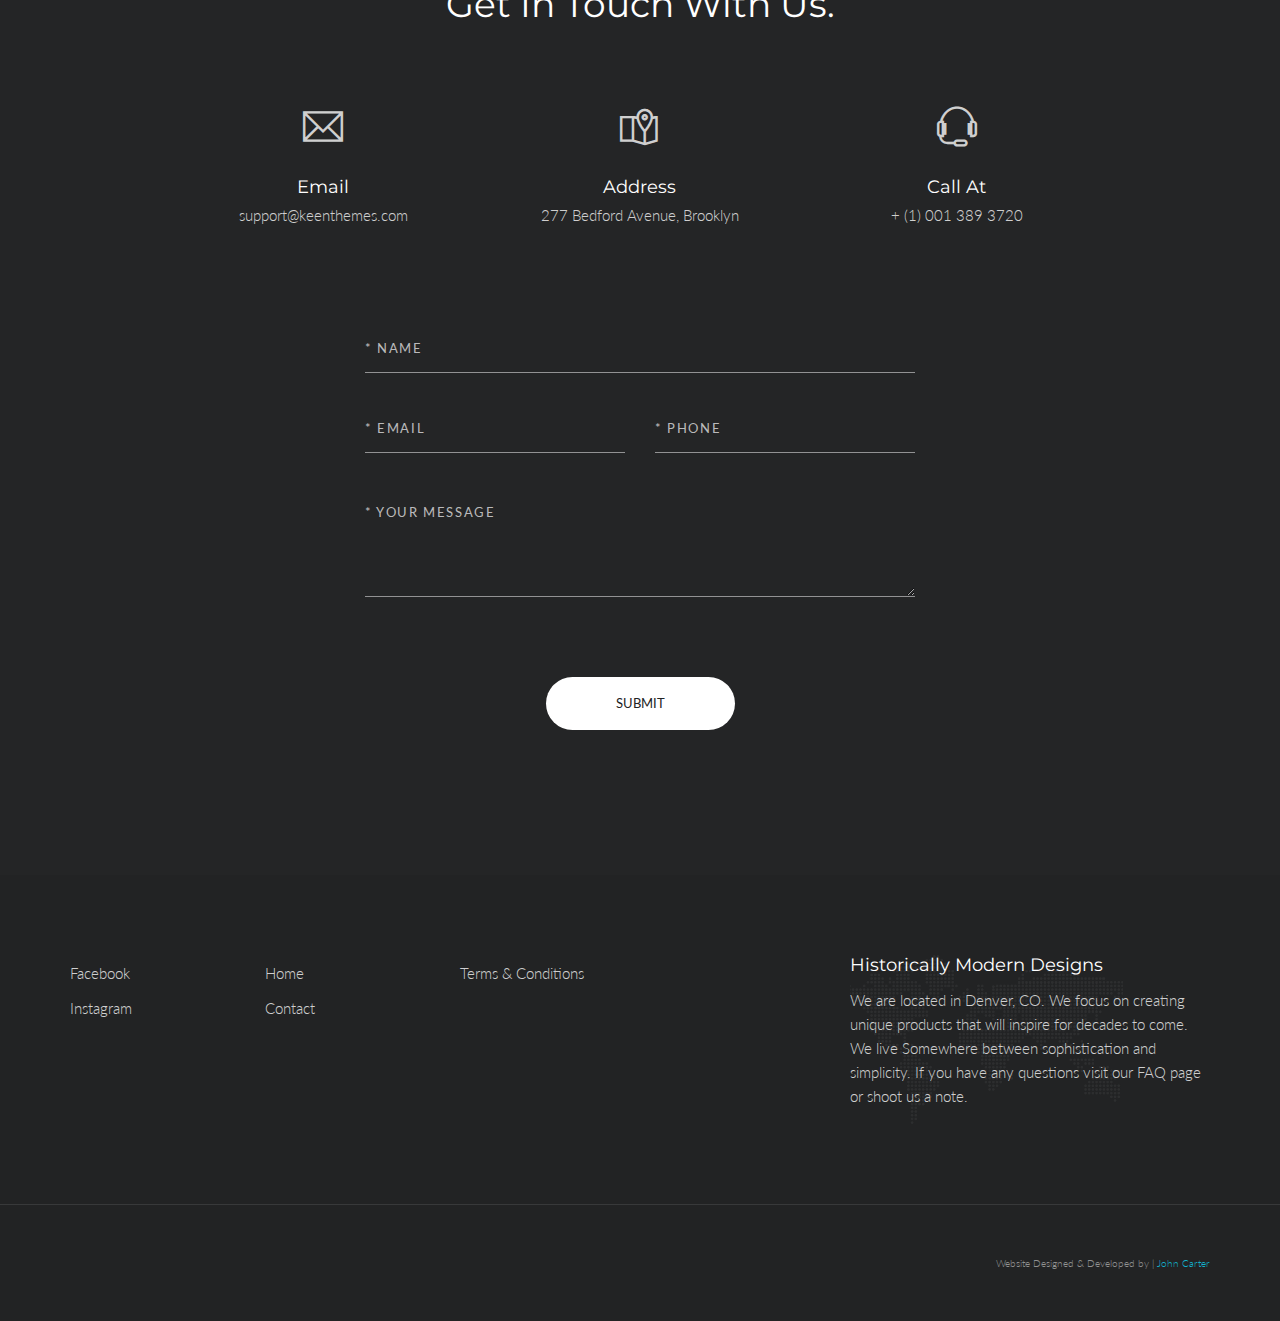
<file: products.html>
<!DOCTYPE html>
<html lang="en" class="no-js">
    <!-- Begin Head -->
    <head>
        <!-- Basic -->
        <meta charset="utf-8"/>
        <meta name="viewport" content="width=device-width, initial-scale=1, shrink-to-fit=no">
        <meta http-equiv="x-ua-compatible" content="ie=edge">
        <title>HMD - Products</title>
        <meta name="keywords" content="HTML5 Theme" />
        <meta name="description" content="Megakit - HTML5 Theme">
        <meta name="author" content="keenthemes.com">

        <!-- Web Fonts -->
        <link href="https://fonts.googleapis.com/css?family=Lato:300,400,400i|Montserrat:400,700" rel="stylesheet">

        <!-- Vendor Styles -->
        <link href="vendor/bootstrap/css/bootstrap.min.css" rel="stylesheet" type="text/css"/>
        <link href="css/animate.css" rel="stylesheet" type="text/css"/>
        <link href="vendor/themify/themify.css" rel="stylesheet" type="text/css"/>
        <link href="vendor/scrollbar/scrollbar.min.css" rel="stylesheet" type="text/css"/>

        <!-- Theme Styles -->
        <link href="css/style.css" rel="stylesheet" type="text/css"/>
        <link href="css/global/global.css" rel="stylesheet" type="text/css"/>

        <!-- Favicon -->
        <link rel="shortcut icon" href="img/favicon.ico" type="image/x-icon">
        <link rel="apple-touch-icon" href="img/apple-touch-icon.png">
    </head>
    <!-- End Head -->

    <!-- Body -->
    <body>

        <!--========== HEADER ==========-->
        <header class="navbar-fixed-top s-header js__header-sticky js__header-overlay">
            <!-- Navbar -->
            <div class="s-header__navbar">
                <div class="s-header__container">
                    <div class="s-header__navbar-row">
                        <div class="s-header__navbar-row-col">
                            <!-- Logo -->
                            <div class="s-header__logo">
                                <a href="index.html" class="s-header__logo-link">
                                    <img class="s-header__logo-img s-header__logo-img-default" src="img/white-hmd-logo.png" alt="Megakit Logo">
                                    <img class="s-header__logo-img s-header__logo-img-shrink" src="img/logo-black.png" alt="Megakit Logo">
                                </a>
                            </div>
                            <!-- End Logo -->
                        </div>
                        <div class="s-header__navbar-row-col">
                            <!-- Trigger -->
                            <a href="javascript:void(0);" class="s-header__trigger js__trigger">
                                <span class="s-header__trigger-icon"></span>
                                <svg x="0rem" y="0rem" width="3.125rem" height="3.125rem" viewbox="0 0 54 54">
                                    <circle fill="transparent" stroke="#fff" stroke-width="1" cx="27" cy="27" r="25" stroke-dasharray="157 157" stroke-dashoffset="157"></circle>
                                </svg>
                            </a>
                            <!-- End Trigger -->
                        </div>
                    </div>
                </div>
            </div>
            <!-- End Navbar -->

            <!-- Overlay -->
            <div class="s-header-bg-overlay js__bg-overlay">
                <!-- Nav -->
                <nav class="s-header__nav js__scrollbar">
                    <div class="container-fluid">
                        <!-- Menu List -->                                
                        <ul class="list-unstyled s-header__nav-menu">
                            <li class="s-header__nav-menu-item"><a class="s-header__nav-menu-link s-header__nav-menu-link-divider" href="index.html">Home</a></li>
                            <li class="s-header__nav-menu-item"><a class="s-header__nav-menu-link s-header__nav-menu-link-divider" href="product-mezcal.html">Mezcal Glasses</a></li>
                            <li class="s-header__nav-menu-item"><a class="s-header__nav-menu-link s-header__nav-menu-link-divider" href="product-mugs.html">Chai Tea Mugs</a></li>
                            <li class="s-header__nav-menu-item"><a class="s-header__nav-menu-link s-header__nav-menu-link-divider" href="faq.html">FAQ</a></li>
                        </ul>
                        <!-- End Menu List -->
                    </div>
                </nav>
                <!-- End Nav -->
                
                <!-- Action -->
                <ul class="list-inline s-header__action s-header__action--lb">
                    <li class="s-header__action-item"><a class="s-header__action-link -is-active" href="#">En</a></li>
                    <li class="s-header__action-item"><a class="s-header__action-link" href="#">Fr</a></li>
                </ul>
                <!-- End Action -->

                <!-- Action -->
                <ul class="list-inline s-header__action s-header__action--rb">
                    <li class="s-header__action-item">
                        <a class="s-header__action-link" href="https://www.behance.net/keenthemes">
                            <i class="g-padding-r-5--xs ti-facebook"></i>
                            <span class="g-display-none--xs g-display-inline-block--sm">Facebook</span>
                        </a>
                    </li>
                    <li class="s-header__action-item">
                        <a class="s-header__action-link" href="https://twitter.com/keenthemes">
                            <i class="g-padding-r-5--xs ti-twitter"></i>
                            <span class="g-display-none--xs g-display-inline-block--sm">Twitter</span>
                        </a>
                    </li>
                    <li class="s-header__action-item">
                        <a class="s-header__action-link" href="https://dribbble.com/keenthemes">
                            <i class="g-padding-r-5--xs ti-dribbble"></i>
                            <span class="g-display-none--xs g-display-inline-block--sm">Dribbble</span>
                        </a>
                    </li>
                </ul>
                <!-- End Action -->
            </div>
            <!-- End Overlay -->
        </header>
        <!--========== END HEADER ==========-->

        <!--========== PROMO BLOCK ==========-->
        <div class="g-bg-position--center js__parallax-window" style="background: url(img/1920x1080/09.jpg) 50% 0 no-repeat fixed;">
            <div class="g-container--md g-text-center--xs g-padding-y-150--xs">
                <p class="text-uppercase g-font-size-14--xs g-font-weight--700 g-color--white-opacity g-letter-spacing--2 g-margin-b-25--xs">Historically Modern Designs</p>
                <h1 class="g-font-size-40--xs g-font-size-50--sm g-font-size-60--md g-color--white g-letter-spacing--1">Products</h1>
            </div>
        </div>
        <!--========== END PROMO BLOCK ==========-->

        <!--========== PAGE CONTENT ==========-->
        <!-- Speakers -->
        <div class="container g-padding-y-80--xs g-padding-y-125--sm">
            <div class="row g-overflow--hidden">
                <div class="col-xs-6 g-full-width--xs g-margin-b-30--xs g-margin-b-0--lg">
                    <!-- Speaker -->
                    <div class="center-block g-box-shadow__dark-lightest-v1 g-width-100-percent--xs g-width-400--lg">
                        <img class="img-responsive g-width-100-percent--xs" src="img/400x400/02.jpg" alt="Image">
                        <div class="g-position--overlay g-padding-x-30--xs g-padding-y-30--xs g-margin-t-o-60--xs">
                            <div class="g-bg-color--primary g-padding-x-15--xs g-padding-y-10--xs g-margin-b-20--xs">
                                <h4 class="g-font-size-22--xs g-font-size-26--sm g-color--white g-margin-b-0--xs">Mezcal Glassware</h4>
                            </div>
                            <p class="g-font-weight--700">About Our Mezcal Glasses</p>
                            <ul>
                                <li>THE ONLY GLASS FOR MEZCAL: Inspired by the original design of the Mexican Copitas, this elegant glass is carefully made to maximize the pleasure of any Mezcal drinker. For an authentic and yet modern glass, this is your best and only choice!</li>
                            </ul>
                            <input class="text-uppercase s-btn s-btn--md s-btn--primary-bg g-radius--30 g-padding-x-80--xs" type="button" value="Buy" onclick="window.location.href='product-mezcal.html'"/>
                        </div>
                    </div>
                    <!-- End Speaker -->
                </div>
                <div class="col-xs-6 g-full-width--xs">
                    <!-- Speaker -->
                    <div class="center-block g-box-shadow__dark-lightest-v1 g-width-100-percent--xs g-width-400--lg">
                        <img class="img-responsive g-width-100-percent--xs" src="img/400x400/01.jpg" alt="Image">
                        <div class="g-position--overlay g-padding-x-30--xs g-padding-y-30--xs g-margin-t-o-60--xs">
                            <div class="g-bg-color--primary g-padding-x-15--xs g-padding-y-10--xs g-margin-b-20--xs">
                                <h4 class="g-font-size-22--xs g-font-size-26--sm g-color--white g-margin-b-0--xs">Chai Tea Mugs</h4>
                            </div>
                            <p class="g-font-weight--700">About Our Chai Tea Mugs</p>
                            <ul>
                                 <li>HANDCRAFTED STYLE – Crafted with gorgeous red Earth clay, this multipurpose cup features a black glazed interior to make it truly unique.</li>
                                <li>VERSATILE DRINKWARE – Perfect for coffee, tea, cocoa, or rum.</li>
                            </ul>
                            <input class="text-uppercase s-btn s-btn--md s-btn--primary-bg g-radius--30 g-padding-x-80--xs" type="button" value="Buy" onclick="window.location.href='product-mugs.html'"/>
                        </div>
                    </div>
                    <!-- End Speaker -->
                </div>
            </div>
        </div>
        <!-- End Speakers -->
        <!-- Feedback Form -->
        <div class="g-position--relative g-bg-color--dark-light">
            <div class="g-container--md g-padding-y-80--xs g-padding-y-125--sm">
                <div class="g-text-center--xs g-margin-b-80--xs">
                    <p class="text-uppercase g-font-size-14--xs g-font-weight--700 g-color--white-opacity g-letter-spacing--2 g-margin-b-25--xs">Cant find what you're looking for?</p>
                    <h2 class="g-font-size-32--xs g-font-size-36--md g-color--white">Get in touch with us.</h2>
                </div>
                <div class="row g-row-col--5 g-margin-b-80--xs">
                    <div class="col-xs-4 g-full-width--xs g-margin-b-50--xs g-margin-b-0--sm">
                        <div class="g-text-center--xs">
                            <i class="g-display-block--xs g-font-size-40--xs g-color--white-opacity g-margin-b-30--xs ti-email"></i>
                            <h4 class="g-font-size-18--xs g-color--white g-margin-b-5--xs">Email</h4>
                            <p class="g-color--white-opacity">support@keenthemes.com</p>
                        </div>
                    </div>
                    <div class="col-xs-4 g-full-width--xs g-margin-b-50--xs g-margin-b-0--sm">
                        <div class="g-text-center--xs">
                            <i class="g-display-block--xs g-font-size-40--xs g-color--white-opacity g-margin-b-30--xs ti-map-alt"></i>
                            <h4 class="g-font-size-18--xs g-color--white g-margin-b-5--xs">Address</h4>
                            <p class="g-color--white-opacity">277 Bedford Avenue, Brooklyn</p>
                        </div>
                    </div>
                    <div class="col-xs-4 g-full-width--xs">
                        <div class="g-text-center--xs">
                            <i class="g-display-block--xs g-font-size-40--xs g-color--white-opacity g-margin-b-30--xs ti-headphone-alt"></i>
                            <h4 class="g-font-size-18--xs g-color--white g-margin-b-5--xs">Call at</h4>
                            <p class="g-color--white-opacity">+ (1) 001 389 3720</p>
                        </div>
                    </div>
                </div>
                <form class="center-block g-width-500--sm g-width-550--md">
                    <div class="g-margin-b-30--xs">
                        <input type="text" class="form-control s-form-v3__input" placeholder="* Name">
                    </div>
                    <div class="row g-row-col-5 g-margin-b-50--xs">
                        <div class="col-sm-6 g-margin-b-30--xs g-margin-b-0--md">
                            <input type="email" class="form-control s-form-v3__input" placeholder="* Email">
                        </div>
                        <div class="col-sm-6">
                            <input type="text" class="form-control s-form-v3__input" placeholder="* Phone">
                        </div>
                    </div>
                    <div class="g-margin-b-80--xs">
                        <textarea class="form-control s-form-v3__input" rows="5" placeholder="* Your message"></textarea>
                    </div>
                    <div class="g-text-center--xs">
                        <button type="submit" class="text-uppercase s-btn s-btn--md s-btn--white-bg g-radius--50 g-padding-x-70--xs g-margin-b-20--xs">Submit</button>
                    </div>
                </form>
            </div>
        </div>
        <!-- End Feedback Form -->
        <!--========== END PAGE CONTENT ==========-->

       <!--========== FOOTER ==========-->
        <footer class="g-bg-color--dark">
            <!-- Links -->
            <div class="g-hor-divider__dashed--white-opacity-lightest">
                <div class="container g-padding-y-80--xs">
                    <div class="row">
                         <div class="col-sm-2 g-margin-b-20--xs g-margin-b-0--md">
                            <ul class="list-unstyled g-ul-li-tb-5--xs g-margin-b-0--xs">
                               <li><a class="g-font-size-15--xs g-color--white-opacity" href="https://www.facebook.com/historicallymodern/" target="about_blank">Facebook</a></li>
                                <li><a class="g-font-size-15--xs g-color--white-opacity" href="#">Instagram</a></li>
                            </ul>
                        </div>
                        <div class="col-sm-2 g-margin-b-20--xs g-margin-b-0--md">
                            <ul class="list-unstyled g-ul-li-tb-5--xs g-margin-b-0--xs">
                                <li><a class="g-font-size-15--xs g-color--white-opacity" href="index.html">Home</a></li>
                                <li><a class="g-font-size-15--xs g-color--white-opacity" href="contact.html">Contact</a></li>
                            </ul>
                        </div>
                         <div class="col-sm-2 g-margin-b-40--xs g-margin-b-0--md">
                            <ul class="list-unstyled g-ul-li-tb-5--xs g-margin-b-0--xs">
                                <li><a class="g-font-size-15--xs g-color--white-opacity" href="#">Terms &amp; Conditions</a></li>
                            </ul>
                        </div>
                        <div class="col-md-4 col-md-offset-2 col-sm-5 col-sm-offset-1 s-footer__logo g-padding-y-50--xs g-padding-y-0--md">
                            <h3 class="g-font-size-18--xs g-color--white">Historically Modern Designs</h3>
                            <p class="g-color--white-opacity">We are located in Denver, CO. We focus on creating unique products that will inspire for decades to come. We live Somewhere between sophistication and simplicity. If you have any questions visit our FAQ page or shoot us a note.</p>
                        </div>
                    </div>
                </div>
            </div>
            <!-- End Links -->

            <!-- Copyright -->
            <div class="container g-padding-y-50--xs">
                <div class="row">
                    <div class="col-xs-6">
                    </div>
                    <div class="col-xs-6 g-text-right--xs">
                        <p class="g-font-size-10--xs g-margin-b-0--xs g-color--white-opacity-light">Website</a> Designed &amp; Developed by | <a href="https://www.linkedin.com/in/john-carter-a85702a3/" target="about_blank">John Carter</a></p>
                    </div>
                </div>
            </div>
            <!-- End Copyright -->
        </footer>
        <!--========== END FOOTER ==========-->

        <!-- Back To Top -->
        <a href="javascript:void(0);" class="s-back-to-top js__back-to-top"></a>

        <!--========== JAVASCRIPTS (Load javascripts at bottom, this will reduce page load time) ==========-->
        <!-- Vendor -->
        <script type="text/javascript" src="vendor/jquery.min.js"></script>
        <script type="text/javascript" src="vendor/jquery.migrate.min.js"></script>
        <script type="text/javascript" src="vendor/bootstrap/js/bootstrap.min.js"></script>
        <script type="text/javascript" src="vendor/jquery.smooth-scroll.min.js"></script>
        <script type="text/javascript" src="vendor/jquery.back-to-top.min.js"></script>
        <script type="text/javascript" src="vendor/scrollbar/jquery.scrollbar.min.js"></script>
        <script type="text/javascript" src="vendor/jquery.parallax.min.js"></script>
        <script type="text/javascript" src="vendor/jquery.wow.min.js"></script>

        <!-- General Components and Settings -->
        <script type="text/javascript" src="js/global.min.js"></script>
        <script type="text/javascript" src="js/components/header-sticky.min.js"></script>
        <script type="text/javascript" src="js/components/scrollbar.min.js"></script>
        <script type="text/javascript" src="js/components/wow.min.js"></script>
        <!--========== END JAVASCRIPTS ==========-->

    </body>
    <!-- End Body -->
</html>
</file>
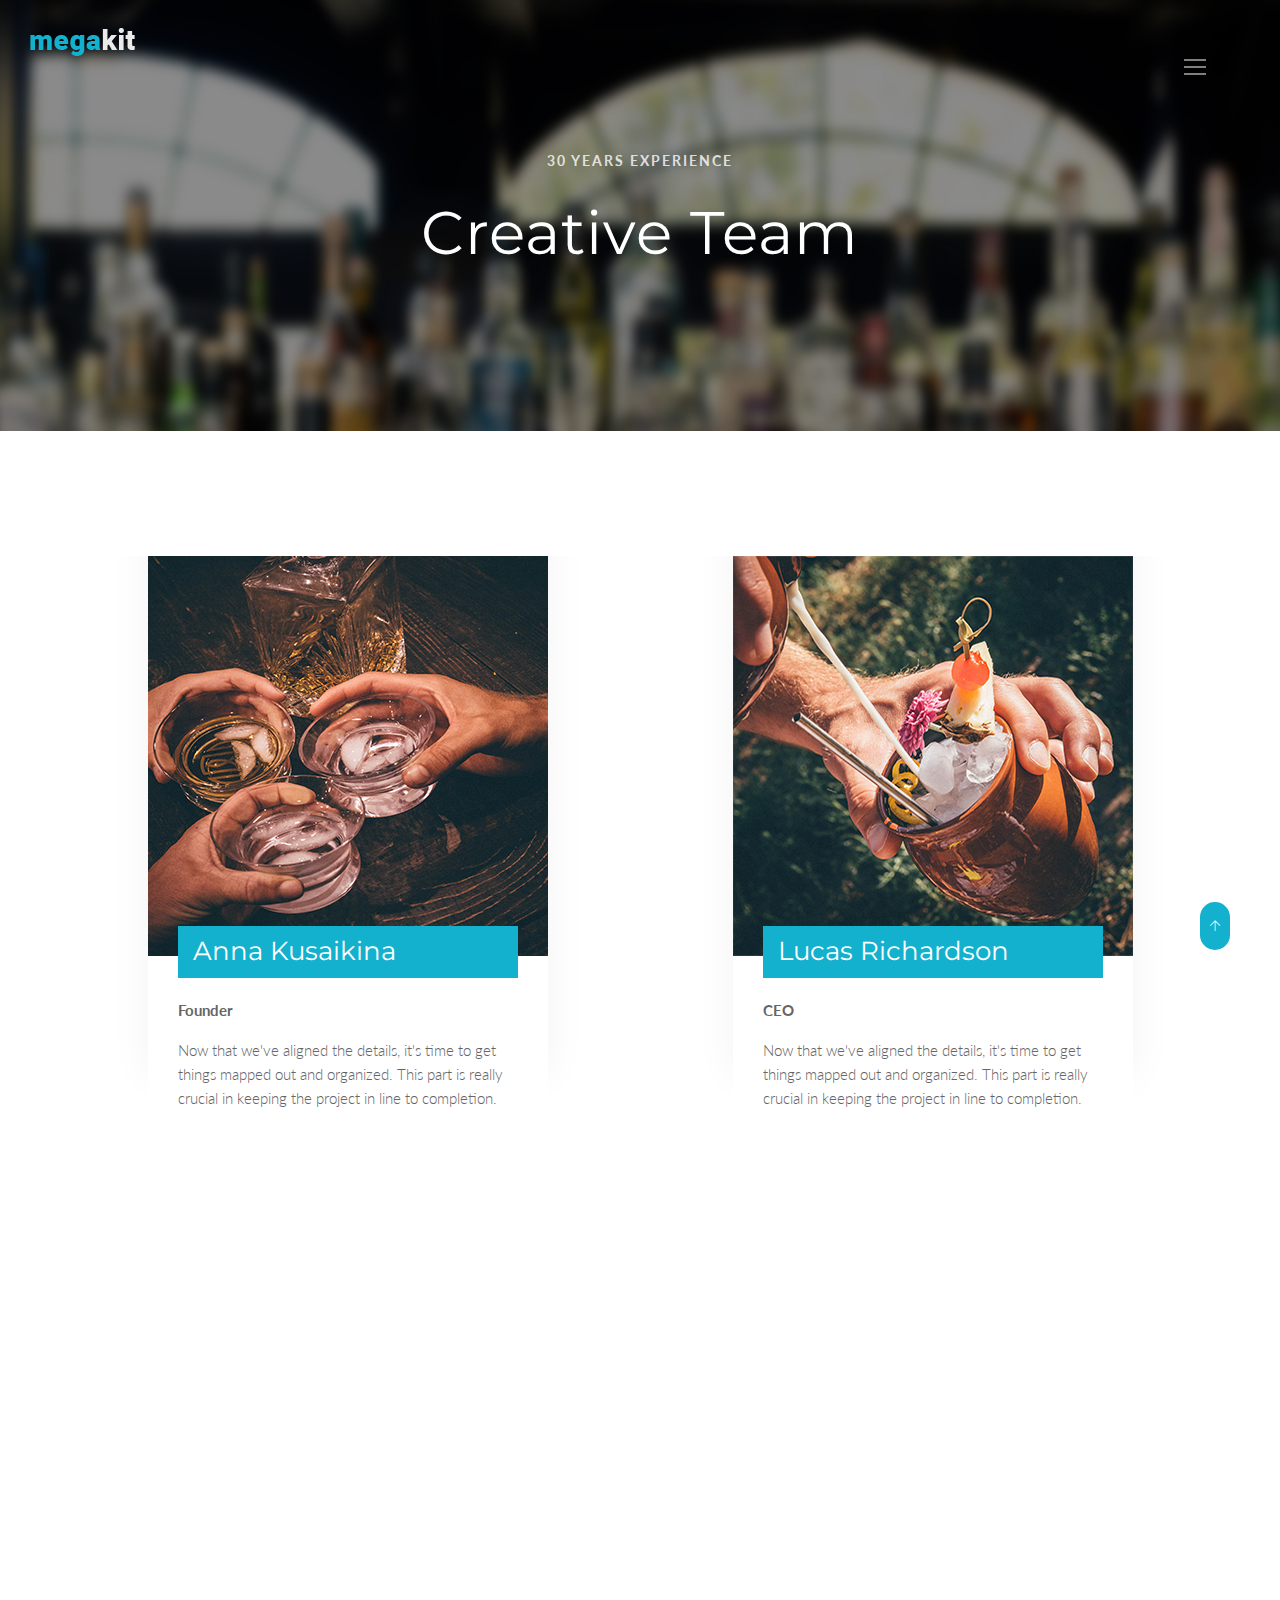
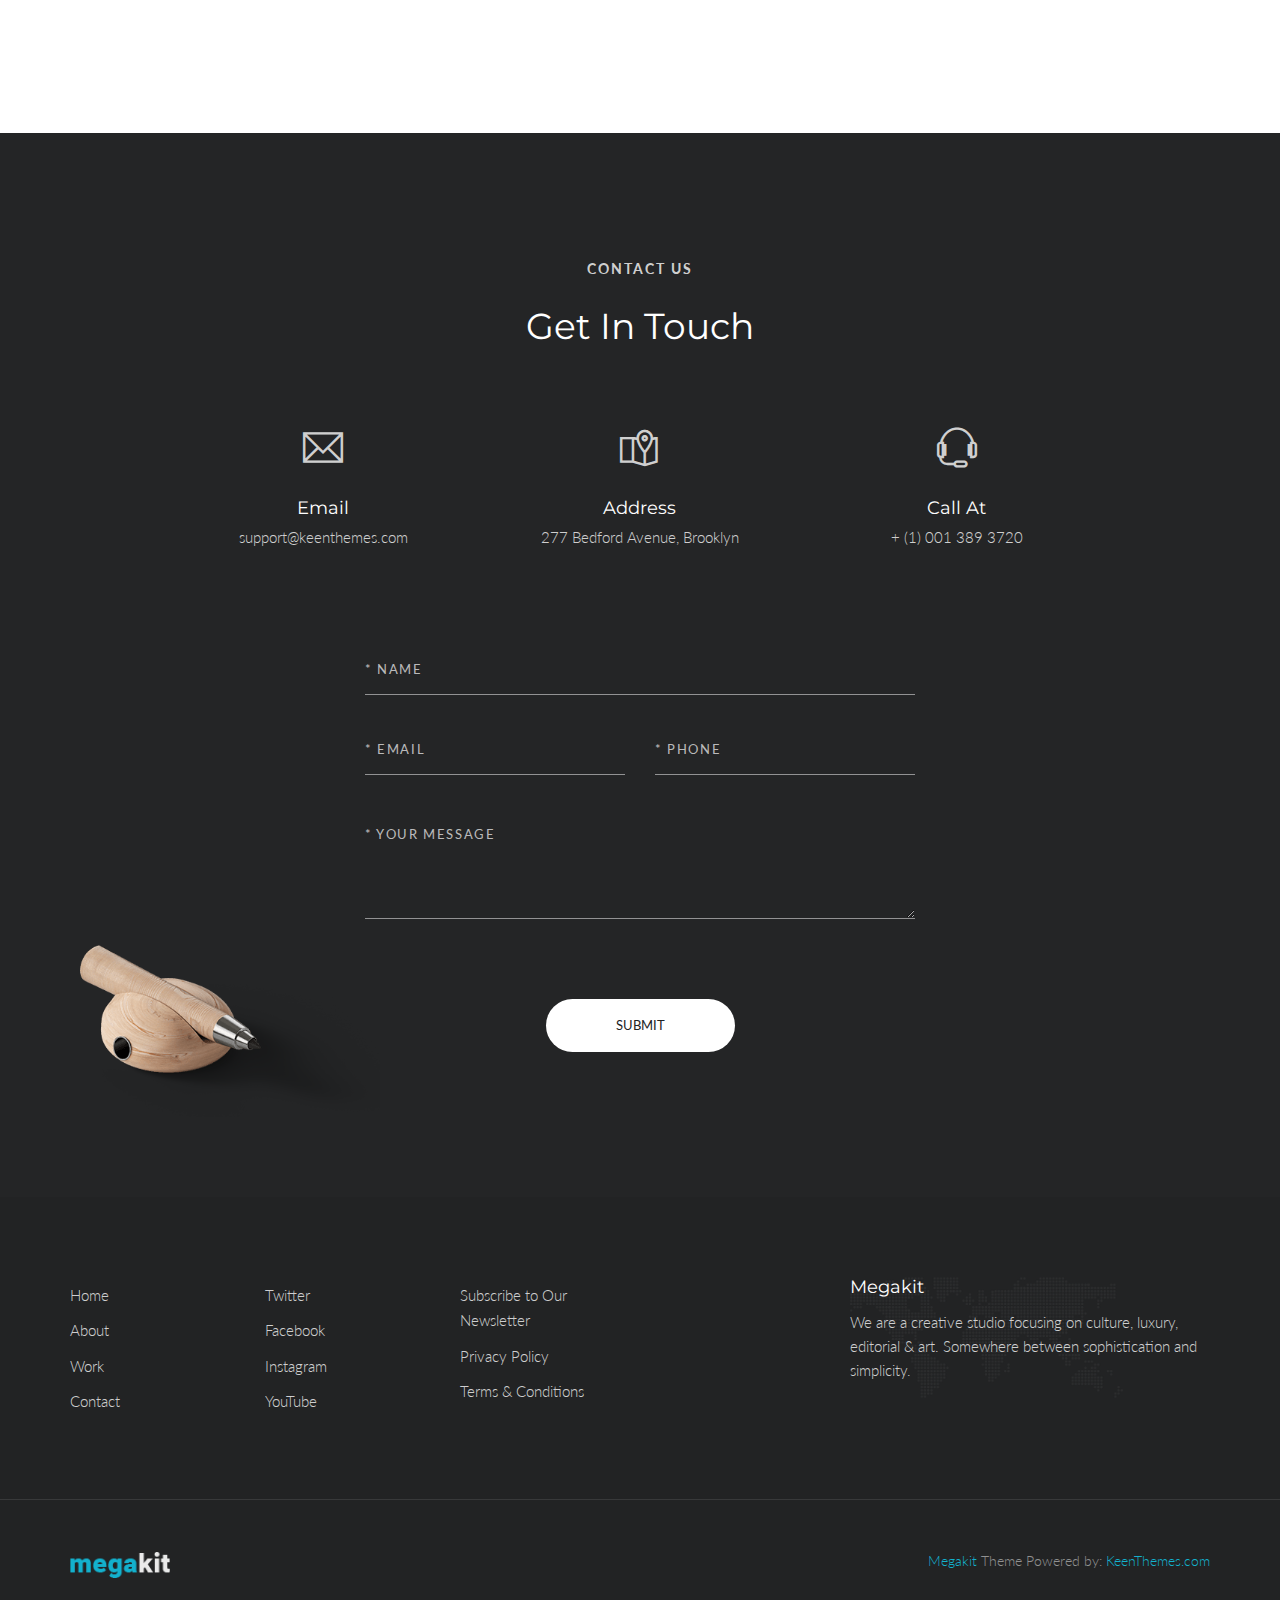
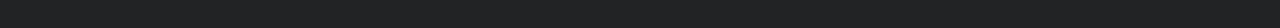
<file: team.html>
<!DOCTYPE html>
<html lang="en" class="no-js">
    <!-- Begin Head -->
    <head>
        <!-- Basic -->
        <meta charset="utf-8"/>
        <meta name="viewport" content="width=device-width, initial-scale=1, shrink-to-fit=no">
        <meta http-equiv="x-ua-compatible" content="ie=edge">
        <title>Megakit - HTML5 Theme</title>
        <meta name="keywords" content="HTML5 Theme" />
        <meta name="description" content="Megakit - HTML5 Theme">
        <meta name="author" content="keenthemes.com">

        <!-- Web Fonts -->
        <link href="https://fonts.googleapis.com/css?family=Lato:300,400,400i|Montserrat:400,700" rel="stylesheet">

        <!-- Vendor Styles -->
        <link href="vendor/bootstrap/css/bootstrap.min.css" rel="stylesheet" type="text/css"/>
        <link href="css/animate.css" rel="stylesheet" type="text/css"/>
        <link href="vendor/themify/themify.css" rel="stylesheet" type="text/css"/>
        <link href="vendor/scrollbar/scrollbar.min.css" rel="stylesheet" type="text/css"/>

        <!-- Theme Styles -->
        <link href="css/style.css" rel="stylesheet" type="text/css"/>
        <link href="css/global/global.css" rel="stylesheet" type="text/css"/>

        <!-- Favicon -->
        <link rel="shortcut icon" href="img/favicon.ico" type="image/x-icon">
        <link rel="apple-touch-icon" href="img/apple-touch-icon.png">
    </head>
    <!-- End Head -->

    <!-- Body -->
    <body>

        <!--========== HEADER ==========-->
        <header class="navbar-fixed-top s-header js__header-sticky js__header-overlay">
            <!-- Navbar -->
            <div class="s-header__navbar">
                <div class="s-header__container">
                    <div class="s-header__navbar-row">
                        <div class="s-header__navbar-row-col">
                            <!-- Logo -->
                            <div class="s-header__logo">
                                <a href="index.html" class="s-header__logo-link">
                                    <img class="s-header__logo-img s-header__logo-img-default" src="img/logo.png" alt="Megakit Logo">
                                    <img class="s-header__logo-img s-header__logo-img-shrink" src="img/logo-dark.png" alt="Megakit Logo">
                                </a>
                            </div>
                            <!-- End Logo -->
                        </div>
                        <div class="s-header__navbar-row-col">
                            <!-- Trigger -->
                            <a href="javascript:void(0);" class="s-header__trigger js__trigger">
                                <span class="s-header__trigger-icon"></span>
                                <svg x="0rem" y="0rem" width="3.125rem" height="3.125rem" viewbox="0 0 54 54">
                                    <circle fill="transparent" stroke="#fff" stroke-width="1" cx="27" cy="27" r="25" stroke-dasharray="157 157" stroke-dashoffset="157"></circle>
                                </svg>
                            </a>
                            <!-- End Trigger -->
                        </div>
                    </div>
                </div>
            </div>
            <!-- End Navbar -->

            <!-- Overlay -->
            <div class="s-header-bg-overlay js__bg-overlay">
                <!-- Nav -->
                <nav class="s-header__nav js__scrollbar">
                    <div class="container-fluid">
                        <!-- Menu List -->                                
                        <ul class="list-unstyled s-header__nav-menu">
                            <li class="s-header__nav-menu-item"><a class="s-header__nav-menu-link s-header__nav-menu-link-divider" href="index.html">Corporate</a></li>
                            <li class="s-header__nav-menu-item"><a class="s-header__nav-menu-link s-header__nav-menu-link-divider" href="index_app_landing.html">App Landing</a></li>
                            <li class="s-header__nav-menu-item"><a class="s-header__nav-menu-link s-header__nav-menu-link-divider" href="index_portfolio.html">Portfolio</a></li>
                            <li class="s-header__nav-menu-item"><a class="s-header__nav-menu-link s-header__nav-menu-link-divider" href="index_events.html">Events</a></li>
                            <li class="s-header__nav-menu-item"><a class="s-header__nav-menu-link s-header__nav-menu-link-divider" href="index_lawyer.html">Lawyer</a></li>
                            <li class="s-header__nav-menu-item"><a class="s-header__nav-menu-link s-header__nav-menu-link-divider" href="index_clinic.html">Clinic</a></li>
                            <li class="s-header__nav-menu-item"><a class="s-header__nav-menu-link s-header__nav-menu-link-divider" href="index_coming_soon.html">Coming Soon</a></li>
                        </ul>
                        <!-- End Menu List -->

                        <!-- Menu List -->                                
                        <ul class="list-unstyled s-header__nav-menu">
                            <li class="s-header__nav-menu-item"><a class="s-header__nav-menu-link s-header__nav-menu-link-divider" href="about.html">About</a></li>
                            <li class="s-header__nav-menu-item"><a class="s-header__nav-menu-link s-header__nav-menu-link-divider -is-active" href="team.html">Team</a></li>
                            <li class="s-header__nav-menu-item"><a class="s-header__nav-menu-link s-header__nav-menu-link-divider" href="services.html">Services</a></li>
                            <li class="s-header__nav-menu-item"><a class="s-header__nav-menu-link s-header__nav-menu-link-divider" href="events.html">Events</a></li>
                            <li class="s-header__nav-menu-item"><a class="s-header__nav-menu-link s-header__nav-menu-link-divider" href="faq.html">FAQ</a></li>
                            <li class="s-header__nav-menu-item"><a class="s-header__nav-menu-link s-header__nav-menu-link-divider" href="contacts.html">Contacts</a></li>
                        </ul>
                        <!-- End Menu List -->
                    </div>
                </nav>
                <!-- End Nav -->
                
                <!-- Action -->
                <ul class="list-inline s-header__action s-header__action--lb">
                    <li class="s-header__action-item"><a class="s-header__action-link -is-active" href="#">En</a></li>
                    <li class="s-header__action-item"><a class="s-header__action-link" href="#">Fr</a></li>
                </ul>
                <!-- End Action -->

                <!-- Action -->
                <ul class="list-inline s-header__action s-header__action--rb">
                    <li class="s-header__action-item">
                        <a class="s-header__action-link" href="https://www.behance.net/keenthemes">
                            <i class="g-padding-r-5--xs ti-facebook"></i>
                            <span class="g-display-none--xs g-display-inline-block--sm">Facebook</span>
                        </a>
                    </li>
                    <li class="s-header__action-item">
                        <a class="s-header__action-link" href="https://twitter.com/keenthemes">
                            <i class="g-padding-r-5--xs ti-twitter"></i>
                            <span class="g-display-none--xs g-display-inline-block--sm">Twitter</span>
                        </a>
                    </li>
                    <li class="s-header__action-item">
                        <a class="s-header__action-link" href="https://dribbble.com/keenthemes">
                            <i class="g-padding-r-5--xs ti-dribbble"></i>
                            <span class="g-display-none--xs g-display-inline-block--sm">Dribbble</span>
                        </a>
                    </li>
                </ul>
                <!-- End Action -->
            </div>
            <!-- End Overlay -->
        </header>
        <!--========== END HEADER ==========-->

        <!--========== PROMO BLOCK ==========-->
        <div class="g-bg-position--center js__parallax-window" style="background: url(img/1920x1080/09.jpg) 50% 0 no-repeat fixed;">
            <div class="g-container--md g-text-center--xs g-padding-y-150--xs">
                <p class="text-uppercase g-font-size-14--xs g-font-weight--700 g-color--white-opacity g-letter-spacing--2 g-margin-b-25--xs">30 years experience</p>
                <h1 class="g-font-size-40--xs g-font-size-50--sm g-font-size-60--md g-color--white g-letter-spacing--1">Creative Team</h1>
            </div>
        </div>
        <!--========== END PROMO BLOCK ==========-->

        <!--========== PAGE CONTENT ==========-->
        <!-- Speakers -->
        <div class="container g-padding-y-80--xs g-padding-y-125--sm">
            <div class="row g-overflow--hidden">
                <div class="col-xs-6 g-full-width--xs g-margin-b-30--xs g-margin-b-0--lg">
                    <!-- Speaker -->
                    <div class="center-block g-box-shadow__dark-lightest-v1 g-width-100-percent--xs g-width-400--lg">
                        <img class="img-responsive g-width-100-percent--xs" src="img/400x400/02.jpg" alt="Image">
                        <div class="g-position--overlay g-padding-x-30--xs g-padding-y-30--xs g-margin-t-o-60--xs">
                            <div class="g-bg-color--primary g-padding-x-15--xs g-padding-y-10--xs g-margin-b-20--xs">
                                <h4 class="g-font-size-22--xs g-font-size-26--sm g-color--white g-margin-b-0--xs">Anna Kusaikina</h4>
                            </div>
                            <p class="g-font-weight--700">Founder</p>
                            <p>Now that we've aligned the details, it's time to get things mapped out and organized. This part is really crucial in keeping the project in line to completion.</p>
                        </div>
                    </div>
                    <!-- End Speaker -->
                </div>
                <div class="col-xs-6 g-full-width--xs">
                    <!-- Speaker -->
                    <div class="center-block g-box-shadow__dark-lightest-v1 g-width-100-percent--xs g-width-400--lg">
                        <img class="img-responsive g-width-100-percent--xs" src="img/400x400/01.jpg" alt="Image">
                        <div class="g-position--overlay g-padding-x-30--xs g-padding-y-30--xs g-margin-t-o-60--xs">
                            <div class="g-bg-color--primary g-padding-x-15--xs g-padding-y-10--xs g-margin-b-20--xs">
                                <h4 class="g-font-size-22--xs g-font-size-26--sm g-color--white g-margin-b-0--xs">Lucas Richardson</h4>
                            </div>
                            <p class="g-font-weight--700">CEO</p>
                            <p>Now that we've aligned the details, it's time to get things mapped out and organized. This part is really crucial in keeping the project in line to completion.</p>
                        </div>
                    </div>
                    <!-- End Speaker -->
                </div>
            </div>
        </div>
        <!-- End Speakers -->

        <!-- Team -->
        <div class="row g-row-col--0">
            <div class="col-md-3 col-xs-6 g-full-width--xs">
                <div class="wow fadeInUp" data-wow-duration=".3" data-wow-delay=".1s">
                    <!-- Team -->
                    <div class="s-team-v1">
                        <img class="img-responsive g-width-100-percent--xs" src="img/400x400/03.jpg" alt="Image">
                        <div class="g-text-center--xs g-bg-color--white g-padding-x-30--xs g-padding-y-40--xs">
                            <h2 class="g-font-size-18--xs g-margin-b-5--xs">Jack Daniels</h2>
                            <span class="g-font-size-15--xs g-color--text"><i>Cardiology</i></span>
                        </div>
                    </div>
                    <!-- End Team -->
                </div>
            </div>
            <div class="col-md-3 col-xs-6 g-full-width--xs">
                <div class="wow fadeInUp" data-wow-duration=".3" data-wow-delay=".2s">
                    <!-- Team -->
                    <div class="s-team-v1">
                        <img class="img-responsive g-width-100-percent--xs" src="img/400x400/04.jpg" alt="Image">
                        <div class="g-text-center--xs g-bg-color--white g-padding-x-30--xs g-padding-y-40--xs">
                            <h3 class="g-font-size-18--xs g-margin-b-5--xs">Anna Kusaikina</h3>
                            <span class="g-font-size-15--xs g-color--text"><i>Pulmonology</i></span>
                        </div>
                    </div>
                    <!-- End Team -->
                </div>
            </div>
            <div class="col-md-3 col-xs-6 g-full-width--xs">
                <div class="wow fadeInUp" data-wow-duration=".3" data-wow-delay=".3s">
                    <!-- Team -->
                    <div class="s-team-v1">
                        <img class="img-responsive g-width-100-percent--xs" src="img/400x400/05.jpg" alt="Image">
                        <div class="g-text-center--xs g-bg-color--white g-padding-x-30--xs g-padding-y-40--xs">
                            <h4 class="g-font-size-18--xs g-margin-b-5--xs">Lucas Richardson</h4>
                            <span class="g-font-size-15--xs g-color--text"><i>Dental</i></span>
                        </div>
                    </div>
                    <!-- End Team -->
                </div>
            </div>
            <div class="col-md-3 col-xs-6 g-full-width--xs">
                <div class="wow fadeInUp" data-wow-duration=".3" data-wow-delay=".4s">
                    <!-- Team -->
                    <div class="s-team-v1">
                        <img class="img-responsive g-width-100-percent--xs" src="img/400x400/06.jpg" alt="Image">
                        <div class="g-text-center--xs g-bg-color--white g-padding-x-30--xs g-padding-y-40--xs">
                            <h4 class="g-font-size-18--xs g-margin-b-5--xs">Kira Doe</h4>
                            <span class="g-font-size-15--xs g-color--text"><i>Gynecology</i></span>
                        </div>
                    </div>
                    <!-- End Team -->
                </div>
            </div>
        </div>
        <!-- End Team -->

        <!-- Feedback Form -->
        <div class="g-position--relative g-bg-color--dark-light">
            <div class="g-container--md g-padding-y-80--xs g-padding-y-125--sm">
                <div class="g-text-center--xs g-margin-b-80--xs">
                    <p class="text-uppercase g-font-size-14--xs g-font-weight--700 g-color--white-opacity g-letter-spacing--2 g-margin-b-25--xs">Contact Us</p>
                    <h2 class="g-font-size-32--xs g-font-size-36--md g-color--white">Get in Touch</h2>
                </div>
                <div class="row g-row-col--5 g-margin-b-80--xs">
                    <div class="col-xs-4 g-full-width--xs g-margin-b-50--xs g-margin-b-0--sm">
                        <div class="g-text-center--xs">
                            <i class="g-display-block--xs g-font-size-40--xs g-color--white-opacity g-margin-b-30--xs ti-email"></i>
                            <h4 class="g-font-size-18--xs g-color--white g-margin-b-5--xs">Email</h4>
                            <p class="g-color--white-opacity">support@keenthemes.com</p>
                        </div>
                    </div>
                    <div class="col-xs-4 g-full-width--xs g-margin-b-50--xs g-margin-b-0--sm">
                        <div class="g-text-center--xs">
                            <i class="g-display-block--xs g-font-size-40--xs g-color--white-opacity g-margin-b-30--xs ti-map-alt"></i>
                            <h4 class="g-font-size-18--xs g-color--white g-margin-b-5--xs">Address</h4>
                            <p class="g-color--white-opacity">277 Bedford Avenue, Brooklyn</p>
                        </div>
                    </div>
                    <div class="col-xs-4 g-full-width--xs">
                        <div class="g-text-center--xs">
                            <i class="g-display-block--xs g-font-size-40--xs g-color--white-opacity g-margin-b-30--xs ti-headphone-alt"></i>
                            <h4 class="g-font-size-18--xs g-color--white g-margin-b-5--xs">Call at</h4>
                            <p class="g-color--white-opacity">+ (1) 001 389 3720</p>
                        </div>
                    </div>
                </div>
                <form class="center-block g-width-500--sm g-width-550--md">
                    <div class="g-margin-b-30--xs">
                        <input type="text" class="form-control s-form-v3__input" placeholder="* Name">
                    </div>
                    <div class="row g-row-col-5 g-margin-b-50--xs">
                        <div class="col-sm-6 g-margin-b-30--xs g-margin-b-0--md">
                            <input type="email" class="form-control s-form-v3__input" placeholder="* Email">
                        </div>
                        <div class="col-sm-6">
                            <input type="text" class="form-control s-form-v3__input" placeholder="* Phone">
                        </div>
                    </div>
                    <div class="g-margin-b-80--xs">
                        <textarea class="form-control s-form-v3__input" rows="5" placeholder="* Your message"></textarea>
                    </div>
                    <div class="g-text-center--xs">
                        <button type="submit" class="text-uppercase s-btn s-btn--md s-btn--white-bg g-radius--50 g-padding-x-70--xs g-margin-b-20--xs">Submit</button>
                    </div>
                </form>
            </div>
            <img class="s-mockup-v2" src="img/mockups/pencil-01.png" alt="Mockup Image">
        </div>
        <!-- End Feedback Form -->
        <!--========== END PAGE CONTENT ==========-->

        <!--========== FOOTER ==========-->
        <footer class="g-bg-color--dark">
            <!-- Links -->
            <div class="g-hor-divider__dashed--white-opacity-lightest">
                <div class="container g-padding-y-80--xs">
                    <div class="row">
                        <div class="col-sm-2 g-margin-b-20--xs g-margin-b-0--md">
                            <ul class="list-unstyled g-ul-li-tb-5--xs g-margin-b-0--xs">
                                <li><a class="g-font-size-15--xs g-color--white-opacity" href="http://themeforest.net/item/metronic-responsive-admin-dashboard-template/4021469?ref=keenthemes">Home</a></li>
                                <li><a class="g-font-size-15--xs g-color--white-opacity" href="http://themeforest.net/item/metronic-responsive-admin-dashboard-template/4021469?ref=keenthemes">About</a></li>
                                <li><a class="g-font-size-15--xs g-color--white-opacity" href="http://themeforest.net/item/metronic-responsive-admin-dashboard-template/4021469?ref=keenthemes">Work</a></li>
                                <li><a class="g-font-size-15--xs g-color--white-opacity" href="http://themeforest.net/item/metronic-responsive-admin-dashboard-template/4021469?ref=keenthemes">Contact</a></li>
                            </ul>
                        </div>
                        <div class="col-sm-2 g-margin-b-20--xs g-margin-b-0--md">
                            <ul class="list-unstyled g-ul-li-tb-5--xs g-margin-b-0--xs">
                                <li><a class="g-font-size-15--xs g-color--white-opacity" href="http://themeforest.net/item/metronic-responsive-admin-dashboard-template/4021469?ref=keenthemes">Twitter</a></li>
                                <li><a class="g-font-size-15--xs g-color--white-opacity" href="http://themeforest.net/item/metronic-responsive-admin-dashboard-template/4021469?ref=keenthemes">Facebook</a></li>
                                <li><a class="g-font-size-15--xs g-color--white-opacity" href="http://themeforest.net/item/metronic-responsive-admin-dashboard-template/4021469?ref=keenthemes">Instagram</a></li>
                                <li><a class="g-font-size-15--xs g-color--white-opacity" href="http://themeforest.net/item/metronic-responsive-admin-dashboard-template/4021469?ref=keenthemes">YouTube</a></li>
                            </ul>
                        </div>
                        <div class="col-sm-2 g-margin-b-40--xs g-margin-b-0--md">
                            <ul class="list-unstyled g-ul-li-tb-5--xs g-margin-b-0--xs">
                                <li><a class="g-font-size-15--xs g-color--white-opacity" href="http://themeforest.net/item/metronic-responsive-admin-dashboard-template/4021469?ref=keenthemes">Subscribe to Our Newsletter</a></li>
                                <li><a class="g-font-size-15--xs g-color--white-opacity" href="http://themeforest.net/item/metronic-responsive-admin-dashboard-template/4021469?ref=keenthemes">Privacy Policy</a></li>
                                <li><a class="g-font-size-15--xs g-color--white-opacity" href="http://themeforest.net/item/metronic-responsive-admin-dashboard-template/4021469?ref=keenthemes">Terms &amp; Conditions</a></li>
                            </ul>
                        </div>
                        <div class="col-md-4 col-md-offset-2 col-sm-5 col-sm-offset-1 s-footer__logo g-padding-y-50--xs g-padding-y-0--md">
                            <h3 class="g-font-size-18--xs g-color--white">Megakit</h3>
                            <p class="g-color--white-opacity">We are a creative studio focusing on culture, luxury, editorial &amp; art. Somewhere between sophistication and simplicity.</p>
                        </div>
                    </div>
                </div>
            </div>
            <!-- End Links -->

            <!-- Copyright -->
            <div class="container g-padding-y-50--xs">
                <div class="row">
                    <div class="col-xs-6">
                        <a href="index.html">
                            <img class="g-width-100--xs g-height-auto--xs" src="img/logo.png" alt="Megakit Logo">
                        </a>
                    </div>
                    <div class="col-xs-6 g-text-right--xs">
                        <p class="g-font-size-14--xs g-margin-b-0--xs g-color--white-opacity-light"><a href="http://keenthemes.com/preview/Megakit/">Megakit</a> Theme Powered by: <a href="http://www.keenthemes.com/">KeenThemes.com</a></p>
                    </div>
                </div>
            </div>
            <!-- End Copyright -->
        </footer>
        <!--========== END FOOTER ==========-->

        <!-- Back To Top -->
        <a href="javascript:void(0);" class="s-back-to-top js__back-to-top"></a>

        <!--========== JAVASCRIPTS (Load javascripts at bottom, this will reduce page load time) ==========-->
        <!-- Vendor -->
        <script type="text/javascript" src="vendor/jquery.min.js"></script>
        <script type="text/javascript" src="vendor/jquery.migrate.min.js"></script>
        <script type="text/javascript" src="vendor/bootstrap/js/bootstrap.min.js"></script>
        <script type="text/javascript" src="vendor/jquery.smooth-scroll.min.js"></script>
        <script type="text/javascript" src="vendor/jquery.back-to-top.min.js"></script>
        <script type="text/javascript" src="vendor/scrollbar/jquery.scrollbar.min.js"></script>
        <script type="text/javascript" src="vendor/jquery.parallax.min.js"></script>
        <script type="text/javascript" src="vendor/jquery.wow.min.js"></script>

        <!-- General Components and Settings -->
        <script type="text/javascript" src="js/global.min.js"></script>
        <script type="text/javascript" src="js/components/header-sticky.min.js"></script>
        <script type="text/javascript" src="js/components/scrollbar.min.js"></script>
        <script type="text/javascript" src="js/components/wow.min.js"></script>
        <!--========== END JAVASCRIPTS ==========-->

    </body>
    <!-- End Body -->
</html>
</file>
<file: vendor/themify/themify.css>
@font-face {
	font-family: 'themify';
	src:url('fonts/themify.eot?-fvbane');
	src:url('fonts/themify.eot?#iefix-fvbane') format('embedded-opentype'),
		url('fonts/themify.woff?-fvbane') format('woff'),
		url('fonts/themify.ttf?-fvbane') format('truetype'),
		url('fonts/themify.svg?-fvbane#themify') format('svg');
	font-weight: normal;
	font-style: normal;
}

[class^="ti-"], [class*=" ti-"] {
	font-family: 'themify';
	speak: none;
	font-style: normal;
	font-weight: normal;
	font-variant: normal;
	text-transform: none;
	line-height: 1;

	/* Better Font Rendering =========== */
	-webkit-font-smoothing: antialiased;
	-moz-osx-font-smoothing: grayscale;
}

.ti-wand:before {
	content: "\e600";
}
.ti-volume:before {
	content: "\e601";
}
.ti-user:before {
	content: "\e602";
}
.ti-unlock:before {
	content: "\e603";
}
.ti-unlink:before {
	content: "\e604";
}
.ti-trash:before {
	content: "\e605";
}
.ti-thought:before {
	content: "\e606";
}
.ti-target:before {
	content: "\e607";
}
.ti-tag:before {
	content: "\e608";
}
.ti-tablet:before {
	content: "\e609";
}
.ti-star:before {
	content: "\e60a";
}
.ti-spray:before {
	content: "\e60b";
}
.ti-signal:before {
	content: "\e60c";
}
.ti-shopping-cart:before {
	content: "\e60d";
}
.ti-shopping-cart-full:before {
	content: "\e60e";
}
.ti-settings:before {
	content: "\e60f";
}
.ti-search:before {
	content: "\e610";
}
.ti-zoom-in:before {
	content: "\e611";
}
.ti-zoom-out:before {
	content: "\e612";
}
.ti-cut:before {
	content: "\e613";
}
.ti-ruler:before {
	content: "\e614";
}
.ti-ruler-pencil:before {
	content: "\e615";
}
.ti-ruler-alt:before {
	content: "\e616";
}
.ti-bookmark:before {
	content: "\e617";
}
.ti-bookmark-alt:before {
	content: "\e618";
}
.ti-reload:before {
	content: "\e619";
}
.ti-plus:before {
	content: "\e61a";
}
.ti-pin:before {
	content: "\e61b";
}
.ti-pencil:before {
	content: "\e61c";
}
.ti-pencil-alt:before {
	content: "\e61d";
}
.ti-paint-roller:before {
	content: "\e61e";
}
.ti-paint-bucket:before {
	content: "\e61f";
}
.ti-na:before {
	content: "\e620";
}
.ti-mobile:before {
	content: "\e621";
}
.ti-minus:before {
	content: "\e622";
}
.ti-medall:before {
	content: "\e623";
}
.ti-medall-alt:before {
	content: "\e624";
}
.ti-marker:before {
	content: "\e625";
}
.ti-marker-alt:before {
	content: "\e626";
}
.ti-arrow-up:before {
	content: "\e627";
}
.ti-arrow-right:before {
	content: "\e628";
}
.ti-arrow-left:before {
	content: "\e629";
}
.ti-arrow-down:before {
	content: "\e62a";
}
.ti-lock:before {
	content: "\e62b";
}
.ti-location-arrow:before {
	content: "\e62c";
}
.ti-link:before {
	content: "\e62d";
}
.ti-layout:before {
	content: "\e62e";
}
.ti-layers:before {
	content: "\e62f";
}
.ti-layers-alt:before {
	content: "\e630";
}
.ti-key:before {
	content: "\e631";
}
.ti-import:before {
	content: "\e632";
}
.ti-image:before {
	content: "\e633";
}
.ti-heart:before {
	content: "\e634";
}
.ti-heart-broken:before {
	content: "\e635";
}
.ti-hand-stop:before {
	content: "\e636";
}
.ti-hand-open:before {
	content: "\e637";
}
.ti-hand-drag:before {
	content: "\e638";
}
.ti-folder:before {
	content: "\e639";
}
.ti-flag:before {
	content: "\e63a";
}
.ti-flag-alt:before {
	content: "\e63b";
}
.ti-flag-alt-2:before {
	content: "\e63c";
}
.ti-eye:before {
	content: "\e63d";
}
.ti-export:before {
	content: "\e63e";
}
.ti-exchange-vertical:before {
	content: "\e63f";
}
.ti-desktop:before {
	content: "\e640";
}
.ti-cup:before {
	content: "\e641";
}
.ti-crown:before {
	content: "\e642";
}
.ti-comments:before {
	content: "\e643";
}
.ti-comment:before {
	content: "\e644";
}
.ti-comment-alt:before {
	content: "\e645";
}
.ti-close:before {
	content: "\e646";
}
.ti-clip:before {
	content: "\e647";
}
.ti-angle-up:before {
	content: "\e648";
}
.ti-angle-right:before {
	content: "\e649";
}
.ti-angle-left:before {
	content: "\e64a";
}
.ti-angle-down:before {
	content: "\e64b";
}
.ti-check:before {
	content: "\e64c";
}
.ti-check-box:before {
	content: "\e64d";
}
.ti-camera:before {
	content: "\e64e";
}
.ti-announcement:before {
	content: "\e64f";
}
.ti-brush:before {
	content: "\e650";
}
.ti-briefcase:before {
	content: "\e651";
}
.ti-bolt:before {
	content: "\e652";
}
.ti-bolt-alt:before {
	content: "\e653";
}
.ti-blackboard:before {
	content: "\e654";
}
.ti-bag:before {
	content: "\e655";
}
.ti-move:before {
	content: "\e656";
}
.ti-arrows-vertical:before {
	content: "\e657";
}
.ti-arrows-horizontal:before {
	content: "\e658";
}
.ti-fullscreen:before {
	content: "\e659";
}
.ti-arrow-top-right:before {
	content: "\e65a";
}
.ti-arrow-top-left:before {
	content: "\e65b";
}
.ti-arrow-circle-up:before {
	content: "\e65c";
}
.ti-arrow-circle-right:before {
	content: "\e65d";
}
.ti-arrow-circle-left:before {
	content: "\e65e";
}
.ti-arrow-circle-down:before {
	content: "\e65f";
}
.ti-angle-double-up:before {
	content: "\e660";
}
.ti-angle-double-right:before {
	content: "\e661";
}
.ti-angle-double-left:before {
	content: "\e662";
}
.ti-angle-double-down:before {
	content: "\e663";
}
.ti-zip:before {
	content: "\e664";
}
.ti-world:before {
	content: "\e665";
}
.ti-wheelchair:before {
	content: "\e666";
}
.ti-view-list:before {
	content: "\e667";
}
.ti-view-list-alt:before {
	content: "\e668";
}
.ti-view-grid:before {
	content: "\e669";
}
.ti-uppercase:before {
	content: "\e66a";
}
.ti-upload:before {
	content: "\e66b";
}
.ti-underline:before {
	content: "\e66c";
}
.ti-truck:before {
	content: "\e66d";
}
.ti-timer:before {
	content: "\e66e";
}
.ti-ticket:before {
	content: "\e66f";
}
.ti-thumb-up:before {
	content: "\e670";
}
.ti-thumb-down:before {
	content: "\e671";
}
.ti-text:before {
	content: "\e672";
}
.ti-stats-up:before {
	content: "\e673";
}
.ti-stats-down:before {
	content: "\e674";
}
.ti-split-v:before {
	content: "\e675";
}
.ti-split-h:before {
	content: "\e676";
}
.ti-smallcap:before {
	content: "\e677";
}
.ti-shine:before {
	content: "\e678";
}
.ti-shift-right:before {
	content: "\e679";
}
.ti-shift-left:before {
	content: "\e67a";
}
.ti-shield:before {
	content: "\e67b";
}
.ti-notepad:before {
	content: "\e67c";
}
.ti-server:before {
	content: "\e67d";
}
.ti-quote-right:before {
	content: "\e67e";
}
.ti-quote-left:before {
	content: "\e67f";
}
.ti-pulse:before {
	content: "\e680";
}
.ti-printer:before {
	content: "\e681";
}
.ti-power-off:before {
	content: "\e682";
}
.ti-plug:before {
	content: "\e683";
}
.ti-pie-chart:before {
	content: "\e684";
}
.ti-paragraph:before {
	content: "\e685";
}
.ti-panel:before {
	content: "\e686";
}
.ti-package:before {
	content: "\e687";
}
.ti-music:before {
	content: "\e688";
}
.ti-music-alt:before {
	content: "\e689";
}
.ti-mouse:before {
	content: "\e68a";
}
.ti-mouse-alt:before {
	content: "\e68b";
}
.ti-money:before {
	content: "\e68c";
}
.ti-microphone:before {
	content: "\e68d";
}
.ti-menu:before {
	content: "\e68e";
}
.ti-menu-alt:before {
	content: "\e68f";
}
.ti-map:before {
	content: "\e690";
}
.ti-map-alt:before {
	content: "\e691";
}
.ti-loop:before {
	content: "\e692";
}
.ti-location-pin:before {
	content: "\e693";
}
.ti-list:before {
	content: "\e694";
}
.ti-light-bulb:before {
	content: "\e695";
}
.ti-Italic:before {
	content: "\e696";
}
.ti-info:before {
	content: "\e697";
}
.ti-infinite:before {
	content: "\e698";
}
.ti-id-badge:before {
	content: "\e699";
}
.ti-hummer:before {
	content: "\e69a";
}
.ti-home:before {
	content: "\e69b";
}
.ti-help:before {
	content: "\e69c";
}
.ti-headphone:before {
	content: "\e69d";
}
.ti-harddrives:before {
	content: "\e69e";
}
.ti-harddrive:before {
	content: "\e69f";
}
.ti-gift:before {
	content: "\e6a0";
}
.ti-game:before {
	content: "\e6a1";
}
.ti-filter:before {
	content: "\e6a2";
}
.ti-files:before {
	content: "\e6a3";
}
.ti-file:before {
	content: "\e6a4";
}
.ti-eraser:before {
	content: "\e6a5";
}
.ti-envelope:before {
	content: "\e6a6";
}
.ti-download:before {
	content: "\e6a7";
}
.ti-direction:before {
	content: "\e6a8";
}
.ti-direction-alt:before {
	content: "\e6a9";
}
.ti-dashboard:before {
	content: "\e6aa";
}
.ti-control-stop:before {
	content: "\e6ab";
}
.ti-control-shuffle:before {
	content: "\e6ac";
}
.ti-control-play:before {
	content: "\e6ad";
}
.ti-control-pause:before {
	content: "\e6ae";
}
.ti-control-forward:before {
	content: "\e6af";
}
.ti-control-backward:before {
	content: "\e6b0";
}
.ti-cloud:before {
	content: "\e6b1";
}
.ti-cloud-up:before {
	content: "\e6b2";
}
.ti-cloud-down:before {
	content: "\e6b3";
}
.ti-clipboard:before {
	content: "\e6b4";
}
.ti-car:before {
	content: "\e6b5";
}
.ti-calendar:before {
	content: "\e6b6";
}
.ti-book:before {
	content: "\e6b7";
}
.ti-bell:before {
	content: "\e6b8";
}
.ti-basketball:before {
	content: "\e6b9";
}
.ti-bar-chart:before {
	content: "\e6ba";
}
.ti-bar-chart-alt:before {
	content: "\e6bb";
}
.ti-back-right:before {
	content: "\e6bc";
}
.ti-back-left:before {
	content: "\e6bd";
}
.ti-arrows-corner:before {
	content: "\e6be";
}
.ti-archive:before {
	content: "\e6bf";
}
.ti-anchor:before {
	content: "\e6c0";
}
.ti-align-right:before {
	content: "\e6c1";
}
.ti-align-left:before {
	content: "\e6c2";
}
.ti-align-justify:before {
	content: "\e6c3";
}
.ti-align-center:before {
	content: "\e6c4";
}
.ti-alert:before {
	content: "\e6c5";
}
.ti-alarm-clock:before {
	content: "\e6c6";
}
.ti-agenda:before {
	content: "\e6c7";
}
.ti-write:before {
	content: "\e6c8";
}
.ti-window:before {
	content: "\e6c9";
}
.ti-widgetized:before {
	content: "\e6ca";
}
.ti-widget:before {
	content: "\e6cb";
}
.ti-widget-alt:before {
	content: "\e6cc";
}
.ti-wallet:before {
	content: "\e6cd";
}
.ti-video-clapper:before {
	content: "\e6ce";
}
.ti-video-camera:before {
	content: "\e6cf";
}
.ti-vector:before {
	content: "\e6d0";
}
.ti-themify-logo:before {
	content: "\e6d1";
}
.ti-themify-favicon:before {
	content: "\e6d2";
}
.ti-themify-favicon-alt:before {
	content: "\e6d3";
}
.ti-support:before {
	content: "\e6d4";
}
.ti-stamp:before {
	content: "\e6d5";
}
.ti-split-v-alt:before {
	content: "\e6d6";
}
.ti-slice:before {
	content: "\e6d7";
}
.ti-shortcode:before {
	content: "\e6d8";
}
.ti-shift-right-alt:before {
	content: "\e6d9";
}
.ti-shift-left-alt:before {
	content: "\e6da";
}
.ti-ruler-alt-2:before {
	content: "\e6db";
}
.ti-receipt:before {
	content: "\e6dc";
}
.ti-pin2:before {
	content: "\e6dd";
}
.ti-pin-alt:before {
	content: "\e6de";
}
.ti-pencil-alt2:before {
	content: "\e6df";
}
.ti-palette:before {
	content: "\e6e0";
}
.ti-more:before {
	content: "\e6e1";
}
.ti-more-alt:before {
	content: "\e6e2";
}
.ti-microphone-alt:before {
	content: "\e6e3";
}
.ti-magnet:before {
	content: "\e6e4";
}
.ti-line-double:before {
	content: "\e6e5";
}
.ti-line-dotted:before {
	content: "\e6e6";
}
.ti-line-dashed:before {
	content: "\e6e7";
}
.ti-layout-width-full:before {
	content: "\e6e8";
}
.ti-layout-width-default:before {
	content: "\e6e9";
}
.ti-layout-width-default-alt:before {
	content: "\e6ea";
}
.ti-layout-tab:before {
	content: "\e6eb";
}
.ti-layout-tab-window:before {
	content: "\e6ec";
}
.ti-layout-tab-v:before {
	content: "\e6ed";
}
.ti-layout-tab-min:before {
	content: "\e6ee";
}
.ti-layout-slider:before {
	content: "\e6ef";
}
.ti-layout-slider-alt:before {
	content: "\e6f0";
}
.ti-layout-sidebar-right:before {
	content: "\e6f1";
}
.ti-layout-sidebar-none:before {
	content: "\e6f2";
}
.ti-layout-sidebar-left:before {
	content: "\e6f3";
}
.ti-layout-placeholder:before {
	content: "\e6f4";
}
.ti-layout-menu:before {
	content: "\e6f5";
}
.ti-layout-menu-v:before {
	content: "\e6f6";
}
.ti-layout-menu-separated:before {
	content: "\e6f7";
}
.ti-layout-menu-full:before {
	content: "\e6f8";
}
.ti-layout-media-right-alt:before {
	content: "\e6f9";
}
.ti-layout-media-right:before {
	content: "\e6fa";
}
.ti-layout-media-overlay:before {
	content: "\e6fb";
}
.ti-layout-media-overlay-alt:before {
	content: "\e6fc";
}
.ti-layout-media-overlay-alt-2:before {
	content: "\e6fd";
}
.ti-layout-media-left-alt:before {
	content: "\e6fe";
}
.ti-layout-media-left:before {
	content: "\e6ff";
}
.ti-layout-media-center-alt:before {
	content: "\e700";
}
.ti-layout-media-center:before {
	content: "\e701";
}
.ti-layout-list-thumb:before {
	content: "\e702";
}
.ti-layout-list-thumb-alt:before {
	content: "\e703";
}
.ti-layout-list-post:before {
	content: "\e704";
}
.ti-layout-list-large-image:before {
	content: "\e705";
}
.ti-layout-line-solid:before {
	content: "\e706";
}
.ti-layout-grid4:before {
	content: "\e707";
}
.ti-layout-grid3:before {
	content: "\e708";
}
.ti-layout-grid2:before {
	content: "\e709";
}
.ti-layout-grid2-thumb:before {
	content: "\e70a";
}
.ti-layout-cta-right:before {
	content: "\e70b";
}
.ti-layout-cta-left:before {
	content: "\e70c";
}
.ti-layout-cta-center:before {
	content: "\e70d";
}
.ti-layout-cta-btn-right:before {
	content: "\e70e";
}
.ti-layout-cta-btn-left:before {
	content: "\e70f";
}
.ti-layout-column4:before {
	content: "\e710";
}
.ti-layout-column3:before {
	content: "\e711";
}
.ti-layout-column2:before {
	content: "\e712";
}
.ti-layout-accordion-separated:before {
	content: "\e713";
}
.ti-layout-accordion-merged:before {
	content: "\e714";
}
.ti-layout-accordion-list:before {
	content: "\e715";
}
.ti-ink-pen:before {
	content: "\e716";
}
.ti-info-alt:before {
	content: "\e717";
}
.ti-help-alt:before {
	content: "\e718";
}
.ti-headphone-alt:before {
	content: "\e719";
}
.ti-hand-point-up:before {
	content: "\e71a";
}
.ti-hand-point-right:before {
	content: "\e71b";
}
.ti-hand-point-left:before {
	content: "\e71c";
}
.ti-hand-point-down:before {
	content: "\e71d";
}
.ti-gallery:before {
	content: "\e71e";
}
.ti-face-smile:before {
	content: "\e71f";
}
.ti-face-sad:before {
	content: "\e720";
}
.ti-credit-card:before {
	content: "\e721";
}
.ti-control-skip-forward:before {
	content: "\e722";
}
.ti-control-skip-backward:before {
	content: "\e723";
}
.ti-control-record:before {
	content: "\e724";
}
.ti-control-eject:before {
	content: "\e725";
}
.ti-comments-smiley:before {
	content: "\e726";
}
.ti-brush-alt:before {
	content: "\e727";
}
.ti-youtube:before {
	content: "\e728";
}
.ti-vimeo:before {
	content: "\e729";
}
.ti-twitter:before {
	content: "\e72a";
}
.ti-time:before {
	content: "\e72b";
}
.ti-tumblr:before {
	content: "\e72c";
}
.ti-skype:before {
	content: "\e72d";
}
.ti-share:before {
	content: "\e72e";
}
.ti-share-alt:before {
	content: "\e72f";
}
.ti-rocket:before {
	content: "\e730";
}
.ti-pinterest:before {
	content: "\e731";
}
.ti-new-window:before {
	content: "\e732";
}
.ti-microsoft:before {
	content: "\e733";
}
.ti-list-ol:before {
	content: "\e734";
}
.ti-linkedin:before {
	content: "\e735";
}
.ti-layout-sidebar-2:before {
	content: "\e736";
}
.ti-layout-grid4-alt:before {
	content: "\e737";
}
.ti-layout-grid3-alt:before {
	content: "\e738";
}
.ti-layout-grid2-alt:before {
	content: "\e739";
}
.ti-layout-column4-alt:before {
	content: "\e73a";
}
.ti-layout-column3-alt:before {
	content: "\e73b";
}
.ti-layout-column2-alt:before {
	content: "\e73c";
}
.ti-instagram:before {
	content: "\e73d";
}
.ti-google:before {
	content: "\e73e";
}
.ti-github:before {
	content: "\e73f";
}
.ti-flickr:before {
	content: "\e740";
}
.ti-facebook:before {
	content: "\e741";
}
.ti-dropbox:before {
	content: "\e742";
}
.ti-dribbble:before {
	content: "\e743";
}
.ti-apple:before {
	content: "\e744";
}
.ti-android:before {
	content: "\e745";
}
.ti-save:before {
	content: "\e746";
}
.ti-save-alt:before {
	content: "\e747";
}
.ti-yahoo:before {
	content: "\e748";
}
.ti-wordpress:before {
	content: "\e749";
}
.ti-vimeo-alt:before {
	content: "\e74a";
}
.ti-twitter-alt:before {
	content: "\e74b";
}
.ti-tumblr-alt:before {
	content: "\e74c";
}
.ti-trello:before {
	content: "\e74d";
}
.ti-stack-overflow:before {
	content: "\e74e";
}
.ti-soundcloud:before {
	content: "\e74f";
}
.ti-sharethis:before {
	content: "\e750";
}
.ti-sharethis-alt:before {
	content: "\e751";
}
.ti-reddit:before {
	content: "\e752";
}
.ti-pinterest-alt:before {
	content: "\e753";
}
.ti-microsoft-alt:before {
	content: "\e754";
}
.ti-linux:before {
	content: "\e755";
}
.ti-jsfiddle:before {
	content: "\e756";
}
.ti-joomla:before {
	content: "\e757";
}
.ti-html5:before {
	content: "\e758";
}
.ti-flickr-alt:before {
	content: "\e759";
}
.ti-email:before {
	content: "\e75a";
}
.ti-drupal:before {
	content: "\e75b";
}
.ti-dropbox-alt:before {
	content: "\e75c";
}
.ti-css3:before {
	content: "\e75d";
}
.ti-rss:before {
	content: "\e75e";
}
.ti-rss-alt:before {
	content: "\e75f";
}
</file>
<file: css/style.css>
/*----------------------------------
	Common HTML elements and more for easier usage
------------------------------------*/
html {
  overflow-x: hidden;
}

html, html a, body {
  -webkit-font-smoothing: antialiased;
}

html {
  font-size: 16px;
  -webkit-tap-highlight-color: transparent;
}

body {
  font-size: 1rem;
  font-family: Lato, sans-serif;
  color: #222324;
  line-height: 1.6;
  background-color: #fff;
}

/* Typography */
h1, h2, h3, h4, h5, h6 {
  font-weight: 400;
  font-family: Montserrat, sans-serif;
  line-height: 1.2;
  color: #242424;
  margin-top: 0;
  margin-bottom: .5rem;
}

h1,
h2,
h3,
h4,
h5,
h6 {
  text-transform: capitalize;
  margin-bottom: 0.75rem;
}

h1 a,
h2 a,
h3 a,
h4 a,
h5 a,
h6 a {
  color: #242424;
  transition-duration: 200ms;
  transition-property: all;
  transition-timing-function: cubic-bezier(0.7, 1, 0.7, 1);
}

h1 a:focus, h1 a:hover,
h2 a:focus,
h2 a:hover,
h3 a:focus,
h3 a:hover,
h4 a:focus,
h4 a:hover,
h5 a:focus,
h5 a:hover,
h6 a:focus,
h6 a:hover {
  color: #13b1cd;
  transition-duration: 200ms;
  transition-property: all;
  transition-timing-function: cubic-bezier(0.7, 1, 0.7, 1);
}

h1 {
  font-size: 2.5rem;
}

h2 {
  font-size: 2rem;
}

h3 {
  font-size: 1.75rem;
}

h4 {
  font-size: 1.5rem;
}

h5 {
  font-size: 1.25rem;
}

h6 {
  font-size: 1rem;
}

em,
li {
  font-size: 1rem;
  font-weight: 300;
  color: #242424;
}

em > a,
li > a {
  color: #242424;
}

em > a:hover,
li > a:hover {
  color: #13b1cd;
}

small {
  color: #656565;
}

label {
  font-size: 0.8125rem;
  font-weight: 700;
  color: #242424;
  margin-bottom: .25rem;
}

i {
  line-height: 1;
}

/* Paragraph */
p {
  font-size: 0.9375rem;
  font-weight: 300;
  color: #656565;
  line-height: 1.6;
  margin-top: 0;
  margin-bottom: 1rem;
}

/* Links */
a {
  color: #13b1cd;
  text-decoration: none;
}

a:focus, a:hover {
  color: #1095ac;
  text-decoration: none;
}

a:focus {
  outline: none;
}

/*----------------------------------
  Selection
------------------------------------*/
::selection {
  color: #fff;
  background: #13b1cd;
  text-shadow: none;
}

::-webkit-selection {
  color: #fff;
  background: #13b1cd;
  text-shadow: none;
}

:active,
:focus {
  outline: none;
}

/*----------------------------------
  Button
------------------------------------*/
.s-btn {
  display: inline-block;
  text-align: center;
  vertical-align: middle;
  border: none;
  white-space: nowrap;
  touch-action: manipulation;
  cursor: pointer;
  user-select: none;
  transition-duration: 300ms;
  transition-property: all;
  transition-timing-function: cubic-bezier(0.7, 1, 0.7, 1);
}

.s-btn:focus, .s-btn:hover {
  text-decoration: none;
  transition-duration: 300ms;
  transition-property: all;
  transition-timing-function: cubic-bezier(0.7, 1, 0.7, 1);
}

.s-btn.focus {
  text-decoration: none;
}

.s-btn:active, .s-btn.active {
  background-image: none;
  outline: 0;
}

.s-btn.disabled, .s-btn:disabled,
fieldset[disabled] .s-btn {
  cursor: not-allowed;
  opacity: .65;
}

.s-btn__element--left, .s-btn__element--right {
  display: table-cell;
  vertical-align: middle;
  text-align: left;
}

/* Sizes
------------------------------ */
.s-btn--xs {
  font-size: 0.75rem;
  font-weight: 400;
  padding: 0.5rem 1.25rem;
}

.s-btn--sm {
  font-size: 0.875rem;
  font-weight: 400;
  padding: 0.75rem 1.25rem;
}

.s-btn--md {
  font-size: 0.8125rem;
  font-weight: 400;
  padding: 1rem 2.5rem;
}

.s-btn-icon--md {
  font-size: 1rem;
  padding: 0.9375rem 1.5625rem 0.75rem;
}

/* Styles
------------------------------ */
.s-btn--white-brd {
  color: #fff;
  background: transparent;
  border-width: 0.0625rem;
  border-style: solid;
  border-color: #fff;
}

.s-btn--white-brd:focus, .s-btn--white-brd:hover {
  color: #222324;
  background: #fff;
  border-color: #fff;
}

.s-btn--white-bg {
  color: #222324;
  background: #fff;
}

.s-btn--white-bg:focus, .s-btn--white-bg:hover {
  color: #13b1cd;
  background: #fff;
}

.s-btn--dark-bg {
  color: #fff;
  background: #222324;
  border-width: 0.0625rem;
  border-style: solid;
  border-color: #222324;
}

.s-btn--dark-bg:focus, .s-btn--dark-bg:hover {
  color: #fff;
  background: #13b1cd;
  border-color: #13b1cd;
}

.s-btn--dark-brd {
  color: #222324;
  background: transparent;
  border-width: 0.0625rem;
  border-style: solid;
  border-color: #222324;
}

.s-btn--dark-brd:focus, .s-btn--dark-brd:hover {
  color: #fff;
  background: #222324;
  border-color: #222324;
}

.s-btn--primary-bg {
  color: #fff;
  background: #13b1cd;
  border-width: 0.0625rem;
  border-style: solid;
  border-color: #13b1cd;
}

.s-btn--primary-bg:focus, .s-btn--primary-bg:hover {
  color: #fff;
  background: #13b1cd;
  border-color: #13b1cd;
}

.s-btn--primary-brd {
  color: #13b1cd;
  background: transparent;
  border-width: 0.0625rem;
  border-style: solid;
  border-color: #13b1cd;
}

.s-btn--primary-brd:focus, .s-btn--primary-brd:hover {
  color: #fff;
  background: #13b1cd;
  border-color: #13b1cd;
}

.s-btn-icon--white-brd {
  border-left: none;
}

.s-btn-icon--dark-brd {
  border-left: none;
}

/*----------------------------------
  Clients v1
------------------------------------*/
.s-clients-v1 {
  display: block;
  width: 6.25rem;
  height: auto;
  margin: 0 auto;
  opacity: 1;
  cursor: pointer;
  transition-duration: 200ms;
  transition-property: all;
  transition-timing-function: cubic-bezier(0.7, 1, 0.7, 1);
}

.s-clients-v1:hover {
  opacity: .8;
  transition-duration: 200ms;
  transition-property: all;
  transition-timing-function: cubic-bezier(0.7, 1, 0.7, 1);
}

/*----------------------------------
  FAQ
------------------------------------*/
.s-faq__pseudo {
  position: relative;
}

.s-faq__pseudo:before {
  position: absolute;
  left: 12.5rem;
  bottom: -1rem;
  z-index: -1;
  font-size: 9.375rem;
  font-family: Playfair Display, serif;
  color: rgba(245, 248, 249, 0.8);
  content: "\0026";
}

.s-faq-grid__divider {
  display: inline-block;
  border-bottom: 0.0625rem solid rgba(255, 255, 255, 0.3);
  margin: .3125rem 0;
}

.s-faq-grid__title {
  font-size: 1rem;
  color: #fff;
  margin: .3125rem 0 0 .5rem;
}

.s-faq .cbp-caption {
  border-bottom: none;
}

/*----------------------------------
  Form Input
------------------------------------*/
/* Form Input v1 */
.s-form-v1__input {
  height: 3.375rem;
  color: #fff;
  font-size: 0.875rem;
  font-weight: 300;
  background: transparent;
  border-color: #fff;
  border-right: none;
  box-shadow: none;
  letter-spacing: .1rem;
  text-transform: uppercase;
  padding: .625rem 2.5rem;
}

.s-form-v1__input::-webkit-input-placeholder {
  color: #fff;
}

.s-form-v1__input::-moz-placeholder {
  color: #fff;
}

.s-form-v1__input:-ms-input-placeholder {
  color: #fff;
}

.s-form-v1__input::placeholder {
  color: #fff;
}

.s-form-v1__input:focus {
  box-shadow: none;
  border-color: #fff;
  background: rgba(255, 255, 255, 0.1);
}

/* Form Input v2 */
.s-form-v2__input {
  height: 3.5rem;
  font-size: 0.875rem;
  font-weight: 300;
  color: #656565;
  border: none;
  box-shadow: none;
  letter-spacing: .1rem;
  text-transform: uppercase;
  padding: .625rem 1.25rem;
  transition-duration: 300ms;
  transition-property: all;
  transition-timing-function: cubic-bezier(0.7, 1, 0.7, 1);
}

.s-form-v2__input::-webkit-input-placeholder {
  color: #656565;
}

.s-form-v2__input::-moz-placeholder {
  color: #656565;
}

.s-form-v2__input:-ms-input-placeholder {
  color: #656565;
}

.s-form-v2__input::placeholder {
  color: #656565;
}

.s-form-v2__input:focus {
  font-weight: 400;
  color: #656565;
  box-shadow: none;
  transition-duration: 300ms;
  transition-property: all;
  transition-timing-function: cubic-bezier(0.7, 1, 0.7, 1);
}

.s-form-v2__input:focus::-webkit-input-placeholder {
  color: #656565;
}

.s-form-v2__input:focus::-moz-placeholder {
  color: #656565;
}

.s-form-v2__input:focus:-ms-input-placeholder {
  color: #656565;
}

.s-form-v2__input:focus::placeholder {
  color: #656565;
}

/* Form Input v3 */
.s-form-v3__input {
  position: relative;
  height: 3.125rem;
  font-size: 0.8125rem;
  font-weight: 400;
  color: rgba(255, 255, 255, 0.7);
  border: none;
  border-bottom: 0.0625rem solid rgba(255, 255, 255, 0.5);
  background: transparent;
  box-shadow: none;
  border-radius: 0;
  letter-spacing: .1rem;
  text-transform: uppercase;
  padding: 0 1.25rem 0 0;
  transition-duration: 300ms;
  transition-property: all;
  transition-timing-function: cubic-bezier(0.7, 1, 0.7, 1);
}

.s-form-v3__input::-webkit-input-placeholder {
  color: rgba(255, 255, 255, 0.7);
}

.s-form-v3__input::-moz-placeholder {
  color: rgba(255, 255, 255, 0.7);
}

.s-form-v3__input:-ms-input-placeholder {
  color: rgba(255, 255, 255, 0.7);
}

.s-form-v3__input::placeholder {
  color: rgba(255, 255, 255, 0.7);
}

.s-form-v3__input:focus {
  color: #fff;
  border-color: rgba(255, 255, 255, 0.99);
  box-shadow: none;
}

.s-form-v3__input:focus::-webkit-input-placeholder {
  color: #fff;
}

.s-form-v3__input:focus::-moz-placeholder {
  color: #fff;
}

.s-form-v3__input:focus:-ms-input-placeholder {
  color: #fff;
}

.s-form-v3__input:focus::placeholder {
  color: #fff;
}

/* Form Input v4 */
.s-form-v4__input {
  position: relative;
  height: 3.125rem;
  font-size: 0.8125rem;
  font-weight: 400;
  color: rgba(34, 35, 36, 0.5);
  border: none;
  border-bottom: .0625rem solid;
  background: rgba(34, 35, 36, 0.3);
  background: transparent;
  box-shadow: none;
  border-radius: 0;
  letter-spacing: .1rem;
  text-transform: uppercase;
  padding: 0 1.25rem .3125rem 1rem;
  transition-duration: 300ms;
  transition-property: all;
  transition-timing-function: cubic-bezier(0.7, 1, 0.7, 1);
}

.s-form-v4__input::-webkit-input-placeholder {
  color: rgba(34, 35, 36, 0.5);
}

.s-form-v4__input::-moz-placeholder {
  color: rgba(34, 35, 36, 0.5);
}

.s-form-v4__input:-ms-input-placeholder {
  color: rgba(34, 35, 36, 0.5);
}

.s-form-v4__input::placeholder {
  color: rgba(34, 35, 36, 0.5);
}

.s-form-v4__input:focus {
  color: #222324;
  border-color: #222324;
  box-shadow: none;
}

.s-form-v4__input:focus::-webkit-input-placeholder {
  color: #222324;
}

.s-form-v4__input:focus::-moz-placeholder {
  color: #222324;
}

.s-form-v4__input:focus:-ms-input-placeholder {
  color: #222324;
}

.s-form-v4__input:focus::placeholder {
  color: #222324;
}

.s-form-v4__icon {
  font-size: 1.125rem;
  color: rgba(34, 35, 36, 0.7);
  border-bottom: 0.0625rem solid #222324;
  padding: 0 .75rem .95rem;
}

/* Form Input v5 */
.s-form-v5__input {
  height: 3.375rem;
  color: #656565;
  font-size: 0.875rem;
  font-weight: 300;
  background: transparent;
  border-color: #222324;
  border-right: none;
  box-shadow: none;
  letter-spacing: .1rem;
  text-transform: uppercase;
  padding: .625rem 2.5rem;
}

.s-form-v5__input::-webkit-input-placeholder {
  color: #656565;
}

.s-form-v5__input::-moz-placeholder {
  color: #656565;
}

.s-form-v5__input:-ms-input-placeholder {
  color: #656565;
}

.s-form-v5__input::placeholder {
  color: #656565;
}

.s-form-v5__input:focus {
  color: #222324;
  box-shadow: none;
  border-color: #222324;
}

.s-form-v5__input:focus::-webkit-input-placeholder {
  color: #222324;
}

.s-form-v5__input:focus::-moz-placeholder {
  color: #222324;
}

.s-form-v5__input:focus:-ms-input-placeholder {
  color: #222324;
}

.s-form-v5__input:focus::placeholder {
  color: #222324;
}

/*----------------------------------
  Icons
------------------------------------*/
.s-icon {
  display: inline-block;
  text-align: center;
  vertical-align: middle;
  transition-duration: 300ms;
  transition-property: all;
  transition-timing-function: cubic-bezier(0.7, 1, 0.7, 1);
}

.s-icon:focus, .s-icon:hover {
  text-decoration: none;
  transition-duration: 300ms;
  transition-property: all;
  transition-timing-function: cubic-bezier(0.7, 1, 0.7, 1);
}

/* Sizes
------------------------------ */
.s-icon--sm {
  width: 2.5rem;
  height: 2.5rem;
  font-size: 0.8125rem;
  padding: 0.6875rem;
}

.s-icon--md {
  width: 3.125rem;
  height: 3.125rem;
  font-size: 1.125rem;
  padding: 0.75rem;
}

.s-icon--lg {
  width: 3.5rem;
  height: 3.5rem;
  font-size: 1.625rem;
  padding: 0.5625rem 1rem;
}

/* Styles
------------------------------ */
.s-icon--white-brd {
  color: #fff;
  background: transparent;
  border-width: 0.0625rem;
  border-style: solid;
  border-color: #fff;
  line-height: 1.4;
}

.s-icon--white-brd:focus, .s-icon--white-brd:hover {
  color: #fff;
  background: #13b1cd;
  border-color: #13b1cd;
}

.s-icon--white-bg {
  color: #222324;
  background: #fff;
  border-width: 0.0625rem;
  border-style: solid;
  border-color: #fff;
  line-height: 1.4;
}

.s-icon--white-bg:focus, .s-icon--white-bg:hover {
  color: #13b1cd;
  background: #fff;
  border-color: #fff;
}

.s-icon--primary-brd {
  color: #13b1cd;
  background: transparent;
  border-width: 0.0625rem;
  border-style: solid;
  border-color: #13b1cd;
  line-height: 1.4;
}

.s-icon--primary-brd:focus, .s-icon--primary-brd:hover {
  color: #fff;
  background: #13b1cd;
  border-color: #13b1cd;
}

.s-icon--primary-bg {
  color: #fff;
  background: #13b1cd;
  line-height: 1.6;
}

/*----------------------------------
  Promo Block
------------------------------------*/
/* Promo Block v1 */
.s-promo-block-v1__square-effect {
  position: relative;
}

.s-promo-block-v1__square-effect:before {
  position: absolute;
  top: -5rem;
  left: -1.875rem;
  width: 18.75rem;
  height: 10.9375rem;
  border: .625rem solid;
  border-color: rgba(255, 255, 255, 0.2);
  content: " ";
}

.s-promo-block-v1__square-effect:after {
  position: absolute;
  right: 0;
  bottom: -2rem;
  width: 9.375rem;
  height: 9.375rem;
  border: .625rem solid;
  z-index: -1;
  border-color: rgba(108, 184, 237, 0.9);
  content: " ";
}

/* Promo Block v2 */
.s-promo-block-v2 {
  position: relative;
  z-index: 1;
}

.s-promo-block-v2:before {
  position: absolute;
  top: 0;
  left: 0;
  right: 0;
  bottom: 0;
  z-index: -1;
  width: 100%;
  height: 100%;
  background-image: linear-gradient(145deg, rgba(152, 119, 234, 0.7) -25%, #13b1cd 100%);
  background-repeat: repeat-x;
  content: " ";
}

.s-promo-block-v2__form {
  position: absolute;
  top: 50%;
  right: 0;
  -webkit-transform: translate3d(0, -50%, 0);
  transform: translate3d(0, -50%, 0);
}

@media (max-width: 61.9em) {
  .s-promo-block-v2__form {
    position: static;
    -webkit-transform: translate3d(0, 0, 0);
    transform: translate3d(0, 0, 0);
  }
}

/* Promo Block v3 */
.s-promo-block-v3__divider {
  position: relative;
  padding-bottom: 1.875rem;
}

.s-promo-block-v3__divider:before {
  position: absolute;
  top: 0;
  left: 0;
  right: 0;
  bottom: 0;
  width: 100%;
  height: 0.1875rem;
  background-image: linear-gradient(145deg, rgba(152, 119, 234, 0.9) -25%, #13b1cd 100%);
  background-repeat: repeat-x;
  content: " ";
}

.s-promo-block-v3__date {
  line-height: .8;
  margin-right: 1rem;
}

.s-promo-block-v3__month, .s-promo-block-v3__year {
  display: block;
  line-height: 1.3;
}

.s-promo-block-v3__month {
  vertical-align: top;
}

/* Promo Block v4 */
.s-promo-block-v4 {
  position: relative;
  z-index: 1;
}

.s-promo-block-v4:before {
  position: absolute;
  top: 0;
  left: 0;
  right: 0;
  bottom: 0;
  z-index: -1;
  width: 100%;
  height: 100%;
  background-image: linear-gradient(to bottom, rgba(34, 35, 36, 0.3) 0%, rgba(19, 177, 205, 0.6) 100%);
  background-repeat: repeat-x;
  content: " ";
}

/* Promo Block v5 */
.s-promo-block-v5 {
  position: relative;
  z-index: 1;
}

.s-promo-block-v5:before {
  position: absolute;
  top: 0;
  left: 0;
  right: 0;
  bottom: 0;
  z-index: -1;
  width: 100%;
  height: 100%;
  background-image: linear-gradient(90deg, rgba(28, 123, 172, 0.93) 0%, rgba(19, 177, 205, 0.93) 100%);
  background-repeat: repeat-x;
  content: " ";
}

/* Promo Block v6 */
.s-promo-block-v6 {
  position: relative;
  z-index: 1;
}

.s-promo-block-v6:before {
  position: absolute;
  top: 0;
  left: 0;
  right: 0;
  bottom: 0;
  z-index: -1;
  width: 100%;
  height: 100%;
  background-image: linear-gradient(-180deg, rgba(28, 123, 172, 0.1) 0%, #13b1cd 80%);
  background-repeat: repeat-x;
  content: " ";
}

/* Promo Block v7 */
.s-promo-block-v7 {
  position: relative;
  z-index: 1;
}

.s-promo-block-v7:before {
  position: absolute;
  top: 0;
  left: 0;
  right: 0;
  bottom: 0;
  z-index: -1;
  width: 100%;
  height: 100%;
  background-image: linear-gradient(145deg, rgba(19, 177, 205, 0.97) 0%, rgba(152, 119, 234, 0.97) 100%);
  background-repeat: repeat-x;
  content: " ";
}

/*----------------------------------
  Mockup
------------------------------------*/
/* Mockup v1 */
.s-mockup-v1 {
  position: relative;
  width: 55rem;
  height: auto;
  z-index: 1;
}

@media (max-width: 61.9em) {
  .s-mockup-v1 {
    width: 100%;
    height: auto;
  }
}

/* Mockup v2 */
.s-mockup-v2 {
  position: absolute;
  left: 6.25rem;
  bottom: 6.25rem;
  width: 25rem;
  height: auto;
}

@media (max-width: 33.9em) {
  .s-mockup-v2 {
    display: none;
  }
}

@media (min-width: 34em) {
  .s-mockup-v2 {
    position: absolute;
    left: 0.625rem;
    bottom: 0.625rem;
    width: 18.75rem;
    height: auto;
  }
}

@media (min-width: 48em) {
  .s-mockup-v2 {
    position: absolute;
    left: 5rem;
    bottom: 5rem;
    width: 18.75rem;
    height: auto;
  }
}

/*----------------------------------
  Plan
------------------------------------*/
/* Plan v1 */
.s-plan-v1 {
  box-shadow: 0.625rem 0.625rem 0.9375rem 0 rgba(31, 31, 31, 0.075);
}

.s-plan-v1__price-mark, .s-plan-v1__price-tag {
  color: #13b1cd;
}

.s-plan-v1__price-mark {
  font-size: 1.375rem;
  vertical-align: top;
}

.s-plan-v1__price-tag {
  font-size: 1.875rem;
  line-height: 1.1;
}

/* Plan v2 */
@media (min-width: 62em) {
  .s-plan-v2__main {
    position: relative;
    z-index: 1;
    box-shadow: 0 -1.25rem 3.125rem 0 rgba(34, 35, 36, 0.05);
    margin-top: -.4375rem;
  }
}

/*----------------------------------
  Process v1
------------------------------------*/
.s-process-v1 {
  position: relative;
}

.s-process-v1:before {
  position: absolute;
  top: 3.125rem;
  left: 60%;
  width: 80%;
  height: 0.0625rem;
  background: rgba(255, 255, 255, 0.2);
  content: " ";
  margin-top: -.03125rem;
}

@media (max-width: 47.9em) {
  .s-process-v1:before {
    display: none;
  }
}

.s-process-v1:last-child:before {
  display: none;
}

/*----------------------------------
  Scroll To Section
------------------------------------*/
/* Scroll To Section v1 */
.s-scroll-to-section-v1--bc {
  position: absolute;
  left: 50%;
  bottom: 0.625rem;
  z-index: 1;
  -webkit-transform: translate3d(-50%, 0, 0);
  transform: translate3d(-50%, 0, 0);
  text-align: center;
}

/*----------------------------------
  Team v1
------------------------------------*/
.s-team-v1 {
  position: relative;
  cursor: pointer;
}

.s-team-v1:before {
  position: absolute;
  top: 0;
  left: 0;
  z-index: 1;
  width: 100%;
  height: 100%;
  content: " ";
  transition-duration: 300ms;
  transition-property: all;
  transition-timing-function: cubic-bezier(0.7, 1, 0.7, 1);
}

.s-team-v1:hover:before {
  box-shadow: 0 0 1.25rem 0.3125rem rgba(34, 35, 36, 0.07);
}

/*----------------------------------
  Video
------------------------------------*/
.s-video__bg {
  position: relative;
}

.s-video__bg:before {
  position: absolute;
  top: 0;
  left: 0;
  width: 100%;
  height: 100%;
  z-index: 1;
  background-image: linear-gradient(145deg, rgba(103, 181, 241, 0.8) 0, rgba(152, 119, 234, 0.8) 100%);
  background-repeat: repeat-x;
  content: " ";
}

/* Video v2 */
.s-video-v2__bg {
  position: relative;
}

.s-video-v2__bg:before {
  position: absolute;
  top: 0;
  left: 0;
  width: 100%;
  height: 100%;
  z-index: 1;
  background: rgba(34, 35, 36, 0.85);
  content: " ";
}

/*----------------------------------
  Header
------------------------------------*/
.s-header__navbar {
  background: transparent;
  transition-duration: 300ms;
  transition-property: all;
  transition-timing-function: cubic-bezier(0.7, 1, 0.7, 1);
}

/* Container
------------------------------ */
.s-header__container {
  width: 100%;
  height: auto;
  display: table;
  padding: .75rem 1.875rem;
}

.s-header__container:before, .s-header__container:after {
  content: " ";
  display: table;
}

.s-header__container:after {
  clear: both;
}

.container-fluid {
  padding-left: 2.1875rem;
  padding-right: 2.1875rem;
}

/* Navbar Row
------------------------------ */
.s-header__navbar-row {
  position: relative;
  display: table-row;
  clear: both;
}

.s-header__navbar-row-col {
  width: 50%;
  display: table-cell;
  vertical-align: middle;
}

/* Logo
------------------------------ */
.s-header__logo {
  position: relative;
  z-index: 9999;
  width: 100%;
  height: auto;
  float: left;
}

.s-header__logo-link {
  display: inline-block;
  padding: 1rem 0;
}

.s-header__logo-link:focus, .s-header__logo-link:hover {
  text-decoration: none;
}

.s-header__logo-img-default, .s-header__logo-img-shrink {
  display: block;
  transition-duration: 300ms;
  transition-property: all;
  transition-timing-function: cubic-bezier(0.7, 1, 0.7, 1);
}

.s-header__logo-img-default {
  opacity: 1;
}

.s-header__logo-img-shrink {
  position: absolute;
  top: 1rem;
  left: 0;
  opacity: 0;
}

@media (max-width: 61.9em) {
  .s-header__logo {
    width: auto;
    height: auto;
    float: left;
  }
}

/* Trigger
------------------------------ */
.s-header__trigger {
  position: absolute;
  top: 30px;
  right: 30px;
  z-index: 9999;
  width: 3.125rem;
  height: 3.125rem;
  float: right;
  overflow: hidden;
  transition-duration: 500ms;
  transition-property: all;
  transition-timing-function: cubic-bezier(0.7, 1, 0.7, 1);
}

/* Trigger Icon */
.s-header__trigger-icon {
  position: absolute;
  top: 50%;
  left: 50%;
  right: auto;
  bottom: auto;
  width: 1.375rem;
  height: 0.0625rem;
  background: #fff;
  -webkit-transform: translate3d(-50%, -50%, 0);
  transform: translate3d(-50%, -50%, 0);
  transition-duration: 500ms;
  transition-property: all;
  transition-timing-function: cubic-bezier(0.7, 1, 0.7, 1);
}

.s-header__trigger-icon-contact {
  position: absolute;
  top: 50%;
  left: 50%;
  right: auto;
  bottom: auto;
  width: 1.375rem;
  height: 0.0625rem;
  background: #000;
  -webkit-transform: translate3d(-50%, -50%, 0);
  transform: translate3d(-50%, -50%, 0);
  transition-duration: 500ms;
  transition-property: all;
  transition-timing-function: cubic-bezier(0.7, 1, 0.7, 1);
}

.s-header__trigger-icon:before, .s-header__trigger-icon:after {
  position: absolute;
  top: 0;
  width: 100%;
  height: 100%;
  background: inherit;
  content: " ";
  -webkit-transform: translate3d(0, 0, 0);
  transform: translate3d(0, 0, 0);
  -webkit-backface-visibility: hidden;
  backface-visibility: hidden;
  -webkit-transition: transform 0.5s, width 0.5s, top 0.3s;
  transition: transform 0.5s, width 0.5s, top 0.3s;
}

.s-header__trigger-icon:before {
  -webkit-transform-origin: left top;
  transform-origin: left top;
  -webkit-transform: translate3d(0, 0.4375rem, 0);
  transform: translate3d(0, 0.4375rem, 0);
}

.s-header__trigger-icon:after {
  -webkit-transform-origin: left top;
  transform-origin: left top;
  -webkit-transform: translate3d(0, -0.4375rem, 0);
  transform: translate3d(0, -0.4375rem, 0);
}

.s-header__trigger--dark .s-header__trigger-icon {
  background: #222324;
}

.s-header__trigger svg {
  position: absolute;
  top: 0;
  left: 0;
}

.s-header__trigger circle {
  -webkit-transition: stroke-dashoffset 0.4s 0s;
  transition: stroke-dashoffset 0.4s 0s;
}

/* Trigger Is Active Style */
.-is-active.s-header__trigger {
  -webkit-transform: rotate(90deg);
  transform: rotate(90deg);
}

.-is-active .s-header__trigger-icon {
  background: #fff;
}

.-is-active .s-header__trigger-icon:before, .-is-active .s-header__trigger-icon:after {
  width: 50%;
  -webkit-transition: transform 0.5s, width 0.5s;
  transition: transform 0.5s, width 0.5s;
}

.-is-active .s-header__trigger-icon:before {
  -webkit-transform: rotate(45deg);
  transform: rotate(45deg);
}

.-is-active .s-header__trigger-icon:after {
  -webkit-transform: rotate(-45deg);
  transform: rotate(-45deg);
}

.-is-active.s-header__trigger circle {
  stroke-dashoffset: 0;
  -webkit-transition: stroke-dashoffset 0.4s 0.3s;
  transition: stroke-dashoffset 0.4s 0.3s;
}

/* Overlay
------------------------------ */
.s-header-bg-overlay {
  position: fixed;
  top: 0;
  left: 0;
  z-index: 999;
  width: 100%;
  height: 100%;
  background: rgba(34, 35, 36, 0);
  visibility: hidden;
  -webkit-transition: all 1s ease-in 0.4s;
  transition: all 1s ease-in 0.4s;
}

.s-header-bg-overlay.-is-open {
  background: rgba(34, 35, 36, 0.99);
  visibility: visible;
  -webkit-transition: all 0.2s ease-out;
  transition: all 0.2s ease-out;
}

/* Nav
------------------------------ */
.s-header__nav {
  height: 100%;
  padding: 7.5rem 0;
}

/* Menu List */
.s-header__nav-menu {
  width: 18.75rem;
  float: right;
  text-align: right;
  margin-bottom: 0;
}

@media (max-width: 47.9em) {
  .s-header__nav-menu {
    width: 50%;
  }
}

@media (max-width: 33.9em) {
  .s-header__nav-menu {
    width: 100%;
    float: none;
  }
}

.s-header__nav-menu-item {
  padding: 0 0 0 5.625rem;
  margin-bottom: .3125rem;
}

@media (max-width: 47.9em) {
  .s-header__nav-menu-item {
    padding-left: 0;
  }
}

.s-header__nav-menu-link {
  display: inline-block;
  font-size: 1.25rem;
  font-weight: 300;
  color: #fff;
  opacity: .85;
  padding: .3125rem;
  transition-duration: 300ms;
  transition-property: all;
  transition-timing-function: cubic-bezier(0.7, 1, 0.7, 1);
}

.s-header__nav-menu-link-divider {
  position: relative;
}

.s-header__nav-menu-link-divider:before {
  position: absolute;
  top: 50%;
  right: -2.5rem;
  width: 2.1875rem;
  height: 0.0625rem;
  background: rgba(255, 255, 255, 0);
  content: " ";
  transition-duration: 300ms;
  transition-property: all;
  transition-timing-function: cubic-bezier(0.7, 1, 0.7, 1);
}

.s-header__nav-menu-link-divider[href]:focus, .s-header__nav-menu-link-divider[href]:hover {
  color: #fff;
}

.s-header__nav-menu-link-divider[href]:hover:before {
  right: 0;
  background: white;
}

.s-header__nav-menu-link-divider:focus, .s-header__nav-menu-link-divider:hover {
  color: #fff;
}

.s-header__nav-menu-link-divider:hover {
  opacity: 1;
  padding-right: 2.5rem;
}

.s-header__nav-menu-link-divider.-is-active {
  padding-right: 2.5rem;
}

.s-header__nav-menu-link-divider.-is-active:before {
  right: 0;
  background: white;
}

/* Action
------------------------------ */
.s-header__action {
  margin-bottom: 0;
}

.s-header__action--lb {
  position: absolute;
  left: 1.875rem;
  bottom: 1.875rem;
}

.s-header__action--rb {
  position: absolute;
  right: 1.875rem;
  bottom: 1.875rem;
}

.s-header__action-item {
  padding: 0;
  margin-left: .1875rem;
  margin-right: .3125rem;
}

.s-header__action-link {
  position: relative;
  font-size: 0.75rem;
  color: rgba(255, 255, 255, 0.4);
  text-transform: uppercase;
  padding: .3125rem;
}

.s-header__action-link:first-child {
  padding-left: 0;
}

.s-header__action-link:last-child {
  padding-right: 0;
}

.s-header__action-link:hover {
  color: rgba(255, 255, 255, 0.7);
}

.s-header__action-link.-is-active {
  color: white;
}

/* Menu Open/Close
------------------------------ */
.s-header-bg-overlay .s-header__nav-menu-item {
  opacity: 0;
  -webkit-transition: all 0.4s ease-in;
  transition: all 0.4s ease-in;
  -webkit-transform: translate3d(0, 1.25rem, 0);
  transform: translate3d(0, 1.25rem, 0);
}

.s-header-bg-overlay .s-header__action-item {
  opacity: 0;
  -webkit-transition: all 0.3s ease-in;
  transition: all 0.3s ease-in;
}

@media (max-width: 47.9em) {
  .s-header-bg-overlay.-is-open .s-header__nav-menu-item,
  .s-header-bg-overlay.-is-open .s-header__action-item {
    opacity: 1;
  }
}

@media (min-width: 34em) {
  .s-header-bg-overlay.-is-open .s-header__nav-menu-item {
    opacity: 1;
  }
  .s-header-bg-overlay.-is-open .s-header__nav-menu-item:nth-child(1) {
    -webkit-transition: all 0.4s 0.2s ease-out;
    transition: all 0.4s 0.2s ease-out;
    -webkit-transform: translate3d(0, 0, 0);
    transform: translate3d(0, 0, 0);
  }
  .s-header-bg-overlay.-is-open .s-header__nav-menu-item:nth-child(2) {
    -webkit-transition: all 0.4s 0.4s ease-out;
    transition: all 0.4s 0.4s ease-out;
    -webkit-transform: translate3d(0, 0, 0);
    transform: translate3d(0, 0, 0);
  }
  .s-header-bg-overlay.-is-open .s-header__nav-menu-item:nth-child(3) {
    -webkit-transition: all 0.4s 0.6s ease-out;
    transition: all 0.4s 0.6s ease-out;
    -webkit-transform: translate3d(0, 0, 0);
    transform: translate3d(0, 0, 0);
  }
  .s-header-bg-overlay.-is-open .s-header__nav-menu-item:nth-child(4) {
    -webkit-transition: all 0.4s 0.8s ease-out;
    transition: all 0.4s 0.8s ease-out;
    -webkit-transform: translate3d(0, 0, 0);
    transform: translate3d(0, 0, 0);
  }
  .s-header-bg-overlay.-is-open .s-header__nav-menu-item:nth-child(5) {
    -webkit-transition: all 0.4s 1s ease-out;
    transition: all 0.4s 1s ease-out;
    -webkit-transform: translate3d(0, 0, 0);
    transform: translate3d(0, 0, 0);
  }
  .s-header-bg-overlay.-is-open .s-header__nav-menu-item:nth-child(6) {
    -webkit-transition: all 0.4s 1.2s ease-out;
    transition: all 0.4s 1.2s ease-out;
    -webkit-transform: translate3d(0, 0, 0);
    transform: translate3d(0, 0, 0);
  }
  .s-header-bg-overlay.-is-open .s-header__nav-menu-item:nth-child(7) {
    -webkit-transition: all 0.4s 1.4s ease-out;
    transition: all 0.4s 1.4s ease-out;
    -webkit-transform: translate3d(0, 0, 0);
    transform: translate3d(0, 0, 0);
  }
  .s-header-bg-overlay.-is-open .s-header__nav-menu-item:nth-child(8) {
    -webkit-transition: all 0.4s 1.6s ease-out;
    transition: all 0.4s 1.6s ease-out;
    -webkit-transform: translate3d(0, 0, 0);
    transform: translate3d(0, 0, 0);
  }
  .s-header-bg-overlay.-is-open .s-header__nav-menu-item:nth-child(9) {
    -webkit-transition: all 0.4s 1.8s ease-out;
    transition: all 0.4s 1.8s ease-out;
    -webkit-transform: translate3d(0, 0, 0);
    transform: translate3d(0, 0, 0);
  }
  .s-header-bg-overlay.-is-open .s-header__nav-menu-item:nth-child(10) {
    -webkit-transition: all 0.4s 2s ease-out;
    transition: all 0.4s 2s ease-out;
    -webkit-transform: translate3d(0, 0, 0);
    transform: translate3d(0, 0, 0);
  }
  .s-header-bg-overlay.-is-open .s-header__action-item {
    opacity: 1;
  }
  .s-header-bg-overlay.-is-open .s-header__action-item:nth-child(1) {
    -webkit-transition: all 0.4s 0.4s ease-out;
    transition: all 0.4s 0.4s ease-out;
  }
  .s-header-bg-overlay.-is-open .s-header__action-item:nth-child(2) {
    -webkit-transition: all 0.4s 0.8s ease-out;
    transition: all 0.4s 0.8s ease-out;
  }
  .s-header-bg-overlay.-is-open .s-header__action-item:nth-child(3) {
    -webkit-transition: all 0.4s 1.2s ease-out;
    transition: all 0.4s 1.2s ease-out;
  }
}

/* Shrink
------------------------------ */
/* Navbar */
.s-header__shrink .s-header__navbar {
  box-shadow: 0 0 0.9375rem 0 rgba(34, 35, 36, 0.05);
}

.s-header__shrink.-is-open .s-header__navbar {
  background: transparent;
}

/* Logo */
.s-header__shrink.-is-open .s-header__logo-img-default {
  opacity: 1;
}

.s-header__shrink.-is-open .s-header__logo-img-shrink {
  opacity: 0;
}

.s-header__shrink .s-header__navbar {
  background: #fff;
}

.s-header__shrink .s-header__logo-img-default {
  opacity: 0;
}

.s-header__shrink .s-header__logo-img-shrink {
  opacity: 1;
}

/* Trigger Icon */
.s-header__shrink.-is-open .s-header__trigger-icon {
  background: #fff;
}

.s-header__shrink .s-header__trigger-icon {
  background: #222324;
}

/*----------------------------------
  Header v2
------------------------------------*/
/* Navbar
------------------------------ */
.s-header-v2__navbar {
  position: relative;
  z-index: 1000;
  min-height: 3.125rem;
  border-bottom: 0.0625rem solid rgba(255, 255, 255, 0.3);
  transition-duration: 300ms;
  transition-property: all;
  transition-timing-function: cubic-bezier(0.7, 1, 0.7, 1);
}

.s-header-v2__navbar:before, .s-header-v2__navbar:after {
  content: " ";
  display: table;
}

.s-header-v2__navbar:after {
  clear: both;
}

@media (max-width: 61.9em) {
  .s-header-v2__navbar {
    background: #fff;
    box-shadow: 0 0 0.9375rem 0.25rem rgba(34, 35, 36, 0.05);
  }
}

/* Navbar Row
------------------------------ */
.s-header-v2__navbar-row {
  display: table-row;
  clear: both;
}

@media (max-width: 61.9em) {
  .s-header-v2__navbar-row {
    display: inherit;
  }
}

/* Columns */
.s-header-v2__navbar-col {
  display: table-cell;
  vertical-align: middle;
}

@media (max-width: 61.9em) {
  .s-header-v2__navbar-col {
    display: block;
  }
}

/* Space */
.s-header-v2__navbar-col-width--180 {
  width: 11.250rem;
}

@media (max-width: 61.9em) {
  .s-header-v2__navbar-col-width--180 {
    width: auto;
  }
}

/* Variations */
@media (min-width: 62em) {
  .s-header-v2__navbar-col--left {
    float: left;
  }
  .s-header-v2__navbar-col--left .dropdown__mega-menu {
    right: auto;
    left: 10rem;
  }
}

@media (min-width: 62em) {
  .s-header-v2__navbar-col--right {
    float: right;
  }
}

/* Navbar Toggle
------------------------------ */
.s-header-v2__toggle {
  position: relative;
  display: none;
  float: right;
  background: transparent;
  border: none;
  outline: none;
  line-height: 4.3rem;
  padding: .5625rem .3125rem .5625rem .625rem;
  margin: 0;
}

.s-header-v2__toggle-icon-bar {
  position: relative;
  width: 1.315rem;
  height: 0.0625rem;
  display: inline-block;
  transition-duration: 300ms;
  transition-property: all;
  transition-timing-function: cubic-bezier(0.7, 1, 0.7, 1);
}

.s-header-v2__toggle-icon-bar, .s-header-v2__toggle-icon-bar:before, .s-header-v2__toggle-icon-bar:after {
  background: #222324;
}

.s-header-v2__toggle-icon-bar:before, .s-header-v2__toggle-icon-bar:after {
  position: absolute;
  left: 0;
  content: " ";
  transition-duration: 300ms;
  transition-property: all;
  transition-timing-function: cubic-bezier(0.7, 1, 0.7, 1);
}

.s-header-v2__toggle-icon-bar:before {
  width: 0.625rem;
  height: 0.0625rem;
  bottom: .625rem;
}

.s-header-v2__toggle-icon-bar:after {
  width: 1rem;
  height: 0.0625rem;
  top: -.3125rem;
}

.s-header-v2__toggle:hover .s-header-v2__toggle-icon-bar:before, .s-header-v2__toggle:hover .s-header-v2__toggle-icon-bar:after {
  width: 1.315rem;
  height: 0.0625rem;
}

@media (max-width: 61.9em) {
  .s-header-v2__toggle {
    display: block;
  }
}

/* Logo
------------------------------ */
.s-header-v2__logo {
  width: 100%;
  height: auto;
  float: left;
}

.s-header-v2__logo-link {
  display: inline-block;
  padding: 1rem 1.25rem 1rem 0;
  transition-duration: 300ms;
  transition-property: all;
  transition-timing-function: cubic-bezier(0.7, 1, 0.7, 1);
}

.s-header-v2__logo-link:focus, .s-header-v2__logo-link:hover {
  text-decoration: none;
}

.s-header-v2__logo-img {
  display: inline-block;
}

.s-header-v2__logo-img--default {
  display: block;
}

@media (max-width: 61.9em) {
  .s-header-v2__logo-img--default {
    display: none;
  }
}

.s-header-v2__logo-img--shrink {
  display: none;
}

@media (max-width: 61.9em) {
  .s-header-v2__logo-img--shrink {
    display: block;
  }
}

@media (max-width: 61.9em) {
  .s-header-v2__logo {
    width: auto;
    height: auto;
    float: left;
  }
  .s-header-v2__logo-link {
    padding-left: .875rem;
    padding-right: .625rem;
  }
}

/* Collapse
------------------------------ */
@media (max-width: 61.9em) {
  .s-header-v2__navbar-collapse {
    width: 100%;
    padding: 0 .9375rem !important;
  }
}

@media (max-width: 61.9em) {
  .s-header-v2__navbar-collapse.collapse {
    display: none !important;
  }
  .s-header-v2__navbar-collapse.collapse.in {
    display: block !important;
    max-height: 35rem;
    overflow-y: auto !important;
  }
}

/* Nav Menu
------------------------------ */
.s-header-v2__nav {
  list-style: none;
  padding-left: 0;
  margin-bottom: 0;
}

.s-header-v2__nav:before, .s-header-v2__nav:after {
  content: " ";
  display: table;
}

.s-header-v2__nav:after {
  clear: both;
}

@media (max-width: 61.9em) {
  .s-header-v2__nav {
    background: #fff;
    padding: 1.25rem 0;
  }
}

.s-header-v2__nav-item {
  position: relative;
  display: block;
  float: left;
}

.s-header-v2__nav-item:last-child .s-header-v2__nav-link {
  margin-right: 0;
}

@media (max-width: 61.9em) {
  .s-header-v2__nav-item {
    float: none;
  }
}

.s-header-v2__nav-item .dropdown-backdrop {
  position: relative;
}

.s-header-v2__nav-link {
  position: relative;
  display: block;
  font-size: 0.8125rem;
  font-weight: 700;
  font-family: Montserrat, sans-serif;
  color: rgba(255, 255, 255, 0.75);
  line-height: 5.5rem;
  text-transform: uppercase;
  margin: 0 .9rem;
  transition-duration: 300ms;
  transition-property: all;
  transition-timing-function: cubic-bezier(0.7, 1, 0.7, 1);
}

.s-header-v2__nav-link:hover {
  color: #fff;
}

.s-header-v2__nav-link:focus {
  color: rgba(255, 255, 255, 0.75);
}

.s-header-v2__nav-link.-is-active {
  color: #fff;
}

@media (max-width: 61.9em) {
  .s-header-v2__nav-link {
    color: rgba(34, 35, 36, 0.7);
    line-height: 1.6;
    margin: 1.5rem 0;
  }
  .s-header-v2__nav-link:focus, .s-header-v2__nav-link:hover {
    color: rgba(34, 35, 36, 0.7);
  }
  .s-header-v2__nav-link.-is-active {
    color: #13b1cd;
  }
}

/* Dropdown
------------------------------ */
.s-header-v2__dropdown-menu {
  display: none;
  font-size: 0.8125rem;
  min-width: 13.750rem;
  background: #fff;
  border: none;
  border-radius: 0;
  box-shadow: 0 0.3125rem 0.75rem rgba(34, 35, 36, 0.05);
  padding: .9375rem 0;
  margin-top: 0;
}

@media (max-width: 61.9em) {
  .s-header-v2__dropdown-menu {
    position: static;
    float: none;
    box-shadow: none;
  }
}

.s-header-v2__dropdown-menu:focus .s-header-v2__dropdown-menu-link, .s-header-v2__dropdown-menu:hover .s-header-v2__dropdown-menu-link {
  background: transparent;
}

.s-header-v2__dropdown-menu-link {
  font-size: 0.875rem;
  font-weight: 400;
  font-family: Lato, sans-serif;
  color: rgba(34, 35, 36, 0.7) !important;
  padding: .4375rem 2rem .4375rem 1.375rem !important;
  transition-duration: 300ms;
  transition-property: all;
  transition-timing-function: cubic-bezier(0.7, 1, 0.7, 1);
}

.s-header-v2__dropdown-menu-link:hover {
  color: #13b1cd !important;
}

.s-header-v2__dropdown-menu-link.-is-active {
  color: #13b1cd !important;
}

/* Dropdown Menu Open On Hover
------------------------------ */
@media (min-width: 62em) {
  .s-header-v2__dropdown-on-hover:hover > .s-header-v2__dropdown-menu {
    display: block;
  }
}

/* Shrink
------------------------------ */
@media (min-width: 62em) {
  .s-header__shrink .s-header-v2__navbar {
    background: #fff;
    box-shadow: 0 0 0.9375rem 0.25rem rgba(34, 35, 36, 0.05);
  }
  /* Toggle */
  .s-header__shrink .s-header-v2__toggle-icon-bar--white, .s-header__shrink .s-header-v2__toggle-icon-bar--white:before, .s-header__shrink .s-header-v2__toggle-icon-bar--white:after {
    background: #222324;
  }
  /* Logo */
  .s-header__shrink .s-header-v2__logo-img--default {
    display: none;
  }
  .s-header__shrink .s-header-v2__logo-img--shrink {
    display: block;
  }
  /* Nav Link */
  .s-header__shrink .s-header-v2__nav-link {
    color: rgba(34, 35, 36, 0.7);
  }
  .s-header__shrink .s-header-v2__nav-link:hover {
    color: #13b1cd;
  }
  .s-header__shrink .s-header-v2__nav-link:focus {
    color: rgba(34, 35, 36, 0.7);
  }
  .s-header__shrink .s-header-v2__nav-link.-is-active {
    color: #13b1cd;
  }
}

/*----------------------------------
  Footer
------------------------------------*/
.s-footer__logo {
  position: relative;
  z-index: 1;
}

.s-footer__logo:before {
  position: absolute;
  top: 0;
  left: 0.9375rem;
  bottom: 0;
  width: 70%;
  height: auto;
  z-index: -1;
  background: url("../img/widgets/worldmap.png") no-repeat center center;
  background-size: cover;
  content: " ";
}

/*----------------------------------
  Back To Top
------------------------------------*/
.s-back-to-top {
  position: fixed;
  right: 3.125rem;
  bottom: -3.125rem;
  display: block;
  width: 1.875rem;
  height: 3rem;
  z-index: 9;
  background: #13b1cd;
  border-radius: 3.125rem;
  text-align: center;
  transition-duration: 300ms;
  transition-property: all;
  transition-timing-function: cubic-bezier(0.7, 1, 0.7, 1);
}

.s-back-to-top:before {
  display: block;
  font-size: 0.75rem;
  font-style: normal;
  font-family: themify;
  color: #fff;
  line-height: 3rem;
  content: "\e627";
  transition-duration: 300ms;
  transition-property: all;
  transition-timing-function: cubic-bezier(0.7, 1, 0.7, 1);
}

.s-back-to-top:hover {
  background: #fff;
}

.s-back-to-top:hover:before {
  color: #13b1cd;
}

.s-back-to-top:focus, .s-back-to-top:hover {
  text-decoration: none;
}

/* The button becomes visible */
.s-back-to-top.-is-visible {
  bottom: 3.125rem;
  opacity: .8;
}

.s-back-to-top.-is-visible:hover {
  opacity: 1;
}

/* If the user keeps scrolling down, the button is out of focus and becomes less visible */
.s-back-to-top.-zoom-out {
  opacity: .6;
}

/*----------------------------------
  Cubeportfolio
------------------------------------*/
.s-portfolio__filter-v1-item {
  font-size: 0.8125rem;
  color: #656565 !important;
  text-transform: uppercase;
  margin-bottom: 0 !important;
}

.s-portfolio__filter-v1-item:hover {
  color: #242424 !important;
}

.s-portfolio__filter-v1-item.cbp-filter-item-active {
  color: #13b1cd !important;
}

.s-portfolio__filter-v1.cbp-l-filters-text {
  margin-bottom: 0;
}

/* Image Effect
------------------------------ */
.s-portfolio__img-effect {
  position: relative;
  display: block;
}

.s-portfolio__img-effect:after {
  position: absolute;
  top: 0;
  left: 0;
  right: 0;
  width: 100%;
  height: 100%;
  background: rgba(19, 177, 205, 0.95);
  content: " ";
  -webkit-transform: translate3d(0, 100%, 0);
  transform: translate3d(0, 100%, 0);
  transition-duration: 400ms;
  transition-property: all;
  transition-timing-function: cubic-bezier(0.7, 1, 0.7, 1);
}

.s-portfolio__item:hover .s-portfolio__img-effect:after {
  -webkit-transform: translate3d(0, 0, 0);
  transform: translate3d(0, 0, 0);
}

/* Position
------------------------------ */
.s-portfolio__caption-hover--cc {
  position: absolute;
  top: 50%;
  left: 0;
  right: 0;
  text-align: center;
  padding: 1.875rem;
  opacity: 0;
  -webkit-transform: translate3d(0, 100%, 0);
  transform: translate3d(0, 100%, 0);
  transition-duration: 400ms;
  transition-property: all;
  transition-timing-function: cubic-bezier(0.7, 1, 0.7, 1);
}

.s-portfolio__item:hover .s-portfolio__caption-hover--cc {
  opacity: 1;
  -webkit-transform: translate3d(0, -50%, 0);
  transform: translate3d(0, -50%, 0);
}

/* Paginations v1
------------------------------ */
.s-portfolio__paginations-v1 .cbp-nav-controls {
  display: none;
}

.s-portfolio__paginations-v1 .cbp-nav-pagination {
  padding-left: .625rem;
}

.s-portfolio__paginations-v1 .cbp-nav-pagination-item {
  margin: 0 .9375rem;
}

.s-portfolio__paginations-v1 .cbp-nav-pagination-active {
  background: #13b1cd;
}

/* Tab v1
------------------------------ */
.s-tab__filter-v1 {
  display: block;
  font-size: 1.75rem;
  color: #fff;
  text-align: center;
  border: none;
  cursor: pointer;
  letter-spacing: .0625rem;
  line-height: 2rem;
  padding: 0 0 2rem;
  margin: 0 0 2rem;
  transition-duration: 300ms;
  transition-property: all;
  transition-timing-function: cubic-bezier(0.7, 1, 0.7, 1);
}

.s-tab__filter-v1:before {
  position: absolute;
  left: 50%;
  bottom: 0;
  width: 5rem;
  height: 0.0625rem;
  background: rgba(255, 255, 255, 0.3);
  content: " ";
  margin-left: -2.5rem;
}

.s-tab__filter-v1:last-child {
  padding: 0;
  margin: 0;
}

.s-tab__filter-v1:last-child:before {
  display: none;
}

.s-tab__filter-v1.cbp-filter-item-active {
  color: #13b1cd;
}

.s-tab__grid-v1-item {
  font-size: 0.9375rem;
  font-weight: 300;
  color: #656565;
}

/*----------------------------------
  Google Map
------------------------------------*/
/* Custom Style */
.s-google-map,
.s-google-map .s-google-container {
  position: relative;
}

/* Info Window: White background and box outline */
.gm-style > div:first-child > div + div > div:last-child > div > div:first-child > div {
  background-color: #fff !important;
  box-shadow: none !important;
}

/* Info Window: Arrow colour */
.gm-style > div:first-child > div + div > div:last-child > div > div:first-child > div > div > div {
  background-color: #fff !important;
  box-shadow: none !important;
}

.gm-style > div:first-child > div + div > div:last-child > div > div:first-child > div:first-child {
  display: none;
}

/* Info Window: Let's remove image icon inside close button */
.gm-style > div:first-child > div + div > div:last-child > div > div:last-child > img {
  display: none;
}

/* Info Window: New arrow style */
.gm-style > div:first-child > div + div > div:last-child > div > div:last-child {
  overflow: inherit !important;
}

.gm-style > div:first-child > div + div > div:last-child > div > div:last-child:after {
  position: absolute;
  top: 0;
  right: 0;
  font-size: 0.75rem;
  font-family: themify;
  color: #656565;
  content: "\e646";
}

/* Info Window: Positioning of infowindow */
.gm-style-iw {
  top: 1.375rem !important;
  left: 1.375rem !important;
}

/*----------------------------------
  Swiper
------------------------------------*/
.s-swiper {
  position: relative;
  width: 100%;
  overflow: hidden;
}

/* Arrows v1
------------------------------ */
.s-swiper__arrow-v1--left, .s-swiper__arrow-v1--right {
  position: absolute;
  top: 50%;
  z-index: 1;
  -webkit-transform: translate3d(0, -50%, 0);
  transform: translate3d(0, -50%, 0);
}

@media (max-width: 47.9em) {
  .s-swiper__arrow-v1--left, .s-swiper__arrow-v1--right {
    opacity: 0;
  }
}

.s-swiper__arrow-v1--left {
  left: 2rem;
}

.s-swiper__arrow-v1--right {
  right: 2rem;
}

@media (max-width: 47.9em) {
  .s-swiper:hover .s-swiper__arrow-v1--left, .s-swiper:hover .s-swiper__arrow-v1--right {
    opacity: 1;
  }
}

/* Pagination v1
------------------------------ */
.s-swiper__pagination-v1--bc {
  position: absolute;
  bottom: 1.875rem !important;
  text-align: center;
  z-index: 1;
}

.s-swiper__pagination-v1 .swiper-pagination-bullet {
  width: 1rem;
  height: 0.5625rem;
  border-radius: 0.9375rem;
  opacity: .7;
  transition-duration: 300ms;
  transition-property: all;
  transition-timing-function: cubic-bezier(0.7, 1, 0.7, 1);
}

.s-swiper__pagination-v1 .swiper-pagination-bullet-active {
  width: 1.875rem;
  background: #13b1cd;
  opacity: 1;
}

.s-swiper__pagination-v1--white .swiper-pagination-bullet {
  background: #fff;
}

.s-swiper__pagination-v1--white .swiper-pagination-bullet-active {
  background: #13b1cd;
}

.s-swiper__pagination-v1--dark .swiper-pagination-bullet {
  background: #b2b2b2;
}

.s-swiper__pagination-v1--dark .swiper-pagination-bullet-active {
  background: #13b1cd;
}
</file>
<file: css/global/global.css>
/*----------------------------------
  Font Size
------------------------------------*/
.g-font-size-10--xs {
  font-size: 0.625rem !important;
}

.g-font-size-11--xs {
  font-size: 0.6875rem !important;
}

.g-font-size-12--xs {
  font-size: 0.75rem !important;
}

.g-font-size-13--xs {
  font-size: 0.8125rem !important;
}

.g-font-size-14--xs {
  font-size: 0.875rem !important;
}

.g-font-size-15--xs {
  font-size: 0.9375rem !important;
}

.g-font-size-16--xs {
  font-size: 1rem !important;
}

.g-font-size-17--xs {
  font-size: 1.0625rem !important;
}

.g-font-size-18--xs {
  font-size: 1.125rem !important;
}

.g-font-size-19--xs {
  font-size: 1.1875rem !important;
}

.g-font-size-20--xs {
  font-size: 1.25rem !important;
}

.g-font-size-22--xs {
  font-size: 1.375rem !important;
}

.g-font-size-24--xs {
  font-size: 1.5rem !important;
}

.g-font-size-26--xs {
  font-size: 1.625rem !important;
}

.g-font-size-28--xs {
  font-size: 1.75rem !important;
}

.g-font-size-30--xs {
  font-size: 1.875rem !important;
}

.g-font-size-32--xs {
  font-size: 2rem !important;
}

.g-font-size-34--xs {
  font-size: 2.125rem !important;
}

.g-font-size-36--xs {
  font-size: 2.25rem !important;
}

.g-font-size-38--xs {
  font-size: 2.375rem !important;
}

.g-font-size-40--xs {
  font-size: 2.5rem !important;
}

.g-font-size-42--xs {
  font-size: 2.625rem !important;
}

.g-font-size-44--xs {
  font-size: 2.75rem !important;
}

.g-font-size-46--xs {
  font-size: 2.875rem !important;
}

.g-font-size-48--xs {
  font-size: 3rem !important;
}

.g-font-size-50--xs {
  font-size: 3.125rem !important;
}

.g-font-size-55--xs {
  font-size: 3.4375rem !important;
}

.g-font-size-60--xs {
  font-size: 3.75rem !important;
}

.g-font-size-65--xs {
  font-size: 4.0625rem !important;
}

.g-font-size-70--xs {
  font-size: 4.375rem !important;
}

.g-font-size-75--xs {
  font-size: 4.6875rem !important;
}

.g-font-size-80--xs {
  font-size: 5rem !important;
}

.g-font-size-85--xs {
  font-size: 5.3125rem !important;
}

.g-font-size-90--xs {
  font-size: 5.625rem !important;
}

.g-font-size-95--xs {
  font-size: 5.9375rem !important;
}

.g-font-size-100--xs {
  font-size: 6.25rem !important;
}

.g-font-size-105--xs {
  font-size: 6.5625rem !important;
}

.g-font-size-110--xs {
  font-size: 6.875rem !important;
}

.g-font-size-115--xs {
  font-size: 7.1875rem !important;
}

.g-font-size-120--xs {
  font-size: 7.5rem !important;
}

.g-font-size-125--xs {
  font-size: 7.8125rem !important;
}

.g-font-size-130--xs {
  font-size: 8.125rem !important;
}

.g-font-size-135--xs {
  font-size: 8.4375rem !important;
}

.g-font-size-140--xs {
  font-size: 8.75rem !important;
}

.g-font-size-145--xs {
  font-size: 9.0625rem !important;
}

.g-font-size-150--xs {
  font-size: 9.375rem !important;
}

/* Small screen / phone */
@media (min-width: 34em) {
  .g-font-size-10--sm {
    font-size: 0.625rem !important;
  }
  .g-font-size-11--sm {
    font-size: 0.6875rem !important;
  }
  .g-font-size-12--sm {
    font-size: 0.75rem !important;
  }
  .g-font-size-13--sm {
    font-size: 0.8125rem !important;
  }
  .g-font-size-14--sm {
    font-size: 0.875rem !important;
  }
  .g-font-size-15--sm {
    font-size: 0.9375rem !important;
  }
  .g-font-size-16--sm {
    font-size: 1rem !important;
  }
  .g-font-size-17--sm {
    font-size: 1.0625rem !important;
  }
  .g-font-size-18--sm {
    font-size: 1.125rem !important;
  }
  .g-font-size-19--sm {
    font-size: 1.1875rem !important;
  }
  .g-font-size-20--sm {
    font-size: 1.25rem !important;
  }
  .g-font-size-22--sm {
    font-size: 1.375rem !important;
  }
  .g-font-size-24--sm {
    font-size: 1.5rem !important;
  }
  .g-font-size-26--sm {
    font-size: 1.625rem !important;
  }
  .g-font-size-28--sm {
    font-size: 1.75rem !important;
  }
  .g-font-size-30--sm {
    font-size: 1.875rem !important;
  }
  .g-font-size-32--sm {
    font-size: 2rem !important;
  }
  .g-font-size-34--sm {
    font-size: 2.125rem !important;
  }
  .g-font-size-36--sm {
    font-size: 2.25rem !important;
  }
  .g-font-size-38--sm {
    font-size: 2.375rem !important;
  }
  .g-font-size-40--sm {
    font-size: 2.5rem !important;
  }
  .g-font-size-42--sm {
    font-size: 2.625rem !important;
  }
  .g-font-size-44--sm {
    font-size: 2.75rem !important;
  }
  .g-font-size-46--sm {
    font-size: 2.875rem !important;
  }
  .g-font-size-48--sm {
    font-size: 3rem !important;
  }
  .g-font-size-50--sm {
    font-size: 3.125rem !important;
  }
  .g-font-size-55--sm {
    font-size: 3.4375rem !important;
  }
  .g-font-size-60--sm {
    font-size: 3.75rem !important;
  }
  .g-font-size-65--sm {
    font-size: 4.0625rem !important;
  }
  .g-font-size-70--sm {
    font-size: 4.375rem !important;
  }
  .g-font-size-75--sm {
    font-size: 4.6875rem !important;
  }
  .g-font-size-80--sm {
    font-size: 5rem !important;
  }
  .g-font-size-85--sm {
    font-size: 5.3125rem !important;
  }
  .g-font-size-90--sm {
    font-size: 5.625rem !important;
  }
  .g-font-size-95--sm {
    font-size: 5.9375rem !important;
  }
  .g-font-size-100--sm {
    font-size: 6.25rem !important;
  }
  .g-font-size-105--sm {
    font-size: 6.5625rem !important;
  }
  .g-font-size-110--sm {
    font-size: 6.875rem !important;
  }
  .g-font-size-115--sm {
    font-size: 7.1875rem !important;
  }
  .g-font-size-120--sm {
    font-size: 7.5rem !important;
  }
  .g-font-size-125--sm {
    font-size: 7.8125rem !important;
  }
  .g-font-size-130--sm {
    font-size: 8.125rem !important;
  }
  .g-font-size-135--sm {
    font-size: 8.4375rem !important;
  }
  .g-font-size-140--sm {
    font-size: 8.75rem !important;
  }
  .g-font-size-145--sm {
    font-size: 9.0625rem !important;
  }
  .g-font-size-150--sm {
    font-size: 9.375rem !important;
  }
}

/* Medium screen / tablet */
@media (min-width: 48em) {
  .g-font-size-10--md {
    font-size: 0.625rem !important;
  }
  .g-font-size-11--md {
    font-size: 0.6875rem !important;
  }
  .g-font-size-12--md {
    font-size: 0.75rem !important;
  }
  .g-font-size-13--md {
    font-size: 0.8125rem !important;
  }
  .g-font-size-14--md {
    font-size: 0.875rem !important;
  }
  .g-font-size-15--md {
    font-size: 0.9375rem !important;
  }
  .g-font-size-16--md {
    font-size: 1rem !important;
  }
  .g-font-size-17--md {
    font-size: 1.0625rem !important;
  }
  .g-font-size-18--md {
    font-size: 1.125rem !important;
  }
  .g-font-size-19--md {
    font-size: 1.1875rem !important;
  }
  .g-font-size-20--md {
    font-size: 1.25rem !important;
  }
  .g-font-size-22--md {
    font-size: 1.375rem !important;
  }
  .g-font-size-24--md {
    font-size: 1.5rem !important;
  }
  .g-font-size-26--md {
    font-size: 1.625rem !important;
  }
  .g-font-size-28--md {
    font-size: 1.75rem !important;
  }
  .g-font-size-30--md {
    font-size: 1.875rem !important;
  }
  .g-font-size-32--md {
    font-size: 2rem !important;
  }
  .g-font-size-34--md {
    font-size: 2.125rem !important;
  }
  .g-font-size-36--md {
    font-size: 2.25rem !important;
  }
  .g-font-size-38--md {
    font-size: 2.375rem !important;
  }
  .g-font-size-40--md {
    font-size: 2.5rem !important;
  }
  .g-font-size-42--md {
    font-size: 2.625rem !important;
  }
  .g-font-size-44--md {
    font-size: 2.75rem !important;
  }
  .g-font-size-46--md {
    font-size: 2.875rem !important;
  }
  .g-font-size-48--md {
    font-size: 3rem !important;
  }
  .g-font-size-50--md {
    font-size: 3.125rem !important;
  }
  .g-font-size-55--md {
    font-size: 3.4375rem !important;
  }
  .g-font-size-60--md {
    font-size: 3.75rem !important;
  }
  .g-font-size-65--md {
    font-size: 4.0625rem !important;
  }
  .g-font-size-70--md {
    font-size: 4.375rem !important;
  }
  .g-font-size-75--md {
    font-size: 4.6875rem !important;
  }
  .g-font-size-80--md {
    font-size: 5rem !important;
  }
  .g-font-size-85--md {
    font-size: 5.3125rem !important;
  }
  .g-font-size-90--md {
    font-size: 5.625rem !important;
  }
  .g-font-size-95--md {
    font-size: 5.9375rem !important;
  }
  .g-font-size-100--md {
    font-size: 6.25rem !important;
  }
  .g-font-size-105--md {
    font-size: 6.5625rem !important;
  }
  .g-font-size-110--md {
    font-size: 6.875rem !important;
  }
  .g-font-size-115--md {
    font-size: 7.1875rem !important;
  }
  .g-font-size-120--md {
    font-size: 7.5rem !important;
  }
  .g-font-size-125--md {
    font-size: 7.8125rem !important;
  }
  .g-font-size-130--md {
    font-size: 8.125rem !important;
  }
  .g-font-size-135--md {
    font-size: 8.4375rem !important;
  }
  .g-font-size-140--md {
    font-size: 8.75rem !important;
  }
  .g-font-size-145--md {
    font-size: 9.0625rem !important;
  }
  .g-font-size-150--md {
    font-size: 9.375rem !important;
  }
}

/* Extra large screen / wide desktop */
@media (min-width: 62em) {
  .g-font-size-10--lg {
    font-size: 0.625rem !important;
  }
  .g-font-size-11--lg {
    font-size: 0.6875rem !important;
  }
  .g-font-size-12--lg {
    font-size: 0.75rem !important;
  }
  .g-font-size-13--lg {
    font-size: 0.8125rem !important;
  }
  .g-font-size-14--lg {
    font-size: 0.875rem !important;
  }
  .g-font-size-15--lg {
    font-size: 0.9375rem !important;
  }
  .g-font-size-16--lg {
    font-size: 1rem !important;
  }
  .g-font-size-17--lg {
    font-size: 1.0625rem !important;
  }
  .g-font-size-18--lg {
    font-size: 1.125rem !important;
  }
  .g-font-size-19--lg {
    font-size: 1.1875rem !important;
  }
  .g-font-size-20--lg {
    font-size: 1.25rem !important;
  }
  .g-font-size-22--lg {
    font-size: 1.375rem !important;
  }
  .g-font-size-24--lg {
    font-size: 1.5rem !important;
  }
  .g-font-size-26--lg {
    font-size: 1.625rem !important;
  }
  .g-font-size-28--lg {
    font-size: 1.75rem !important;
  }
  .g-font-size-30--lg {
    font-size: 1.875rem !important;
  }
  .g-font-size-32--lg {
    font-size: 2rem !important;
  }
  .g-font-size-34--lg {
    font-size: 2.125rem !important;
  }
  .g-font-size-36--lg {
    font-size: 2.25rem !important;
  }
  .g-font-size-38--lg {
    font-size: 2.375rem !important;
  }
  .g-font-size-40--lg {
    font-size: 2.5rem !important;
  }
  .g-font-size-42--lg {
    font-size: 2.625rem !important;
  }
  .g-font-size-44--lg {
    font-size: 2.75rem !important;
  }
  .g-font-size-46--lg {
    font-size: 2.875rem !important;
  }
  .g-font-size-48--lg {
    font-size: 3rem !important;
  }
  .g-font-size-50--lg {
    font-size: 3.125rem !important;
  }
  .g-font-size-55--lg {
    font-size: 3.4375rem !important;
  }
  .g-font-size-60--lg {
    font-size: 3.75rem !important;
  }
  .g-font-size-65--lg {
    font-size: 4.0625rem !important;
  }
  .g-font-size-70--lg {
    font-size: 4.375rem !important;
  }
  .g-font-size-75--lg {
    font-size: 4.6875rem !important;
  }
  .g-font-size-80--lg {
    font-size: 5rem !important;
  }
  .g-font-size-85--lg {
    font-size: 5.3125rem !important;
  }
  .g-font-size-90--lg {
    font-size: 5.625rem !important;
  }
  .g-font-size-95--lg {
    font-size: 5.9375rem !important;
  }
  .g-font-size-100--lg {
    font-size: 6.25rem !important;
  }
  .g-font-size-105--lg {
    font-size: 6.5625rem !important;
  }
  .g-font-size-110--lg {
    font-size: 6.875rem !important;
  }
  .g-font-size-115--lg {
    font-size: 7.1875rem !important;
  }
  .g-font-size-120--lg {
    font-size: 7.5rem !important;
  }
  .g-font-size-125--lg {
    font-size: 7.8125rem !important;
  }
  .g-font-size-130--lg {
    font-size: 8.125rem !important;
  }
  .g-font-size-135--lg {
    font-size: 8.4375rem !important;
  }
  .g-font-size-140--lg {
    font-size: 8.75rem !important;
  }
  .g-font-size-145--lg {
    font-size: 9.0625rem !important;
  }
  .g-font-size-150--lg {
    font-size: 9.375rem !important;
  }
}

/*----------------------------------
  Font Family
------------------------------------*/
.g-font-family--primary {
  font-family: Lato, sans-serif !important;
}

.g-font-family--secondary {
  font-family: Montserrat, sans-serif !important;
}

.g-font-family--playfair {
  font-family: Playfair Display, serif !important;
}

/*----------------------------------
  Font Weight
------------------------------------*/
.g-font-weight--300 {
  font-weight: 300 !important;
}

.g-font-weight--400 {
  font-weight: 400 !important;
}

.g-font-weight--500 {
  font-weight: 500 !important;
}

.g-font-weight--600 {
  font-weight: 600 !important;
}

.g-font-weight--700 {
  font-weight: 700 !important;
}

/*----------------------------------
  Letter Spacing
------------------------------------*/
.g-letter-spacing--1 {
  letter-spacing: .0625rem;
}

.g-letter-spacing--2 {
  letter-spacing: .125rem;
}

.g-letter-spacing--3 {
  letter-spacing: .1875rem;
}

/*----------------------------------
  Display
------------------------------------*/
.g-display-none--xs {
  display: none;
}

.g-display-block--xs {
  display: block;
}

.g-display-inline--xs {
  display: inline;
}

.g-display-inline-block--xs {
  display: inline-block;
}

.g-display-inherit--xs {
  display: inherit;
}

.g-display-table--xs {
  display: table;
}

/* Small screen / phone */
@media (min-width: 34em) {
  .g-display-none--sm {
    display: none;
  }
  .g-display-block--sm {
    display: block;
  }
  .g-display-inline--sm {
    display: inline;
  }
  .g-display-inline-block--sm {
    display: inline-block;
  }
  .g-display-inherit--sm {
    display: inherit;
  }
  .g-display-table--sm {
    display: table;
  }
}

/* Medium screen / tablet */
@media (min-width: 48em) {
  .g-display-none--md {
    display: none;
  }
  .g-display-block--md {
    display: block;
  }
  .g-display-inline--md {
    display: inline;
  }
  .g-display-inline-block--md {
    display: inline-block;
  }
  .g-display-inherit--md {
    display: inherit;
  }
  .g-display-table--md {
    display: table;
  }
}

/* Extra large screen / wide desktop */
@media (min-width: 62em) {
  .g-display-none--lg {
    display: none;
  }
  .g-display-block--lg {
    display: block;
  }
  .g-display-inline--lg {
    display: inline;
  }
  .g-display-inline-block--lg {
    display: inline-block;
  }
  .g-display-inherit--lg {
    display: inherit;
  }
  .g-display-table--lg {
    display: table;
  }
}

/*----------------------------------
  Text Alignment
------------------------------------*/
.g-text-center--xs {
  text-align: center;
}

.g-text-left--xs {
  text-align: left;
}

.g-text-right--xs {
  text-align: right;
}

.g-text-inherit--xs {
  text-align: inherit;
}

/* Small screen / phone */
@media (min-width: 34em) {
  .g-text-center--sm {
    text-align: center;
  }
  .g-text-left--sm {
    text-align: left;
  }
  .g-text-right--sm {
    text-align: right;
  }
  .g-text-inherit--sm {
    text-align: inherit;
  }
}

/* Medium screen / tablet */
@media (min-width: 48em) {
  .g-text-center--md {
    text-align: center;
  }
  .g-text-left--md {
    text-align: left;
  }
  .g-text-right--md {
    text-align: right;
  }
  .g-text-inherit--md {
    text-align: inherit;
  }
}

/* Extra large screen / wide desktop */
@media (min-width: 62em) {
  .g-text-center--lg {
    text-align: center;
  }
  .g-text-left--lg {
    text-align: left;
  }
  .g-text-right--lg {
    text-align: right;
  }
  .g-text-inherit--lg {
    text-align: inherit;
  }
}

/*----------------------------------
  Pulls
------------------------------------*/
.g-pull-left--xs {
  float: left;
}

.g-pull-right--xs {
  float: right;
}

.g-pull-none--xs {
  float: none;
}

/* Small screen / phone */
@media (min-width: 34em) {
  .g-pull-left--sm {
    float: left;
  }
  .g-pull-right--sm {
    float: right;
  }
  .g-pull-none--sm {
    float: none;
  }
}

/* Medium screen / tablet */
@media (min-width: 48em) {
  .g-pull-left--md {
    float: left;
  }
  .g-pull-right--md {
    float: right;
  }
  .g-pull-none--md {
    float: none;
  }
}

/* Extra large screen / wide desktop */
@media (min-width: 62em) {
  .g-pull-left--lg {
    float: left;
  }
  .g-pull-right--lg {
    float: right;
  }
  .g-pull-none--lg {
    float: none;
  }
}

/*----------------------------------
  Fullheight
------------------------------------*/
.g-fullheight--xs {
  height: 100vh;
}

/* Small screen / phone */
@media (min-width: 34em) {
  .g-fullheight--sm {
    height: 100vh;
  }
}

/* Medium screen / tablet */
@media (min-width: 48em) {
  .g-fullheight--md {
    height: 100vh;
  }
}

/* Extra large screen / wide desktop */
@media (min-width: 62em) {
  .g-fullheight--lg {
    height: 100vh;
  }
}

/*----------------------------------
  Vertical Center Align
------------------------------------*/
.g-ver-center--xs {
  position: absolute;
  top: 50%;
  left: 0;
  right: 0;
  -webkit-transform: translate3d(0, -50%, 0);
  transform: translate3d(0, -50%, 0);
}

/* Small screen / phone */
@media (min-width: 34em) {
  .g-ver-center--sm {
    position: absolute;
    top: 50%;
    left: 0;
    right: 0;
    -webkit-transform: translate3d(0, -50%, 0);
    transform: translate3d(0, -50%, 0);
  }
}

/* Medium screen / tablet */
@media (min-width: 48em) {
  .g-ver-center--md {
    position: absolute;
    top: 50%;
    left: 0;
    right: 0;
    -webkit-transform: translate3d(0, -50%, 0);
    transform: translate3d(0, -50%, 0);
  }
}

/* Extra large screen / wide desktop */
@media (min-width: 62em) {
  .g-ver-center--lg {
    position: absolute;
    top: 50%;
    left: 0;
    right: 0;
    -webkit-transform: translate3d(0, -50%, 0);
    transform: translate3d(0, -50%, 0);
  }
}

/*----------------------------------
  Overflow
------------------------------------*/
.g-overflow--hidden {
  overflow: hidden;
}

/*----------------------------------
  Overlay
------------------------------------*/
.g-overlay {
  position: relative;
  z-index: 1;
}

.g-overlay:before {
  position: absolute;
  top: 0;
  left: 0;
  right: 0;
  z-index: -1;
  height: 100%;
  content: " ";
}

/*----------------------------------
  Background Position
------------------------------------*/
.g-bg-position--center {
  background-size: cover !important;
  background-position: center center !important;
}

.g-bg--fixed {
  background-attachment: fixed;
  min-height: 100%;
}

/*----------------------------------
  Promo Section
------------------------------------*/
.g-promo-section {
  position: relative;
}

.g-promo-section .g-promo-section__img-left--xs {
  position: absolute;
  top: 0;
  left: 0;
}

.g-promo-section .g-promo-section__img-right--xs {
  position: absolute;
  top: 0;
  right: 0;
}

/* Small screen / phone */
@media (min-width: 34em) {
  .g-promo-section__img-left--sm {
    position: absolute;
    top: 0;
    left: 0;
  }
  .g-promo-section__img-right--sm {
    position: absolute;
    top: 0;
    right: 0;
  }
}

/* Medium screen / tablet */
@media (min-width: 48em) {
  .g-promo-section__img-left--md {
    position: absolute;
    top: 0;
    left: 0;
  }
  .g-promo-section__img-right--md {
    position: absolute;
    top: 0;
    right: 0;
  }
}

/* Extra large screen / wide desktop */
@media (min-width: 62em) {
  .g-promo-section__img-left--lg {
    position: absolute;
    top: 0;
    left: 0;
  }
  .g-promo-section__img-right--lg {
    position: absolute;
    top: 0;
    right: 0;
  }
}

/*----------------------------------
  Horizontal Center Align
------------------------------------*/
.g-hor-centered-row--xs {
  width: 100%;
  display: table;
}

.g-hor-centered-row--xs .g-hor-centered-row__col {
  display: table-cell;
  float: none;
  vertical-align: middle;
}

/* Medium screen / tablet */
@media (min-width: 34em) {
  .g-hor-centered-row--sm {
    width: 100%;
    display: table;
  }
  .g-hor-centered-row--sm .g-hor-centered-row__col {
    display: table-cell;
    float: none;
    vertical-align: middle;
  }
}

/* Large screen / desktop */
@media (min-width: 48em) {
  .g-hor-centered-row--md {
    width: 100%;
    display: table;
  }
  .g-hor-centered-row--md .g-hor-centered-row__col {
    display: table-cell;
    float: none;
    vertical-align: middle;
  }
}

/* Extra large screen / wide desktop */
@media (min-width: 62em) {
  .g-hor-centered-row--lg {
    width: 100%;
    display: table;
  }
  .g-hor-centered-row--lg .g-hor-centered-row__col {
    display: table-cell;
    float: none;
    vertical-align: middle;
  }
}

/*----------------------------------
  Z-index
------------------------------------*/
.g-z-index--1 {
  z-index: 1;
}

.g-z-index--2 {
  z-index: 2;
}

/*----------------------------------
  Line Height
------------------------------------*/
.g-line-height--normal {
  line-height: normal;
}

.g-line-height--exs {
  line-height: .7;
}

.g-line-height--xs {
  line-height: 1;
}

.g-line-height--sm {
  line-height: 1.2;
}

.g-line-height {
  line-height: 1.4;
}

.g-line-height--lg {
  line-height: 1.6;
}

/*----------------------------------
  Media
------------------------------------*/
.g-media {
  float: left;
}

.g-media__body {
  overflow: hidden;
}

/*----------------------------------
  Box Shadow
------------------------------------*/
.g-position--relative {
  position: relative;
}

.g-position--absolute {
  position: absolute;
}

.g-position--overlay {
  position: relative;
  z-index: 1;
}

/*----------------------------------
  Divider
------------------------------------*/
.g-hor-divider__dashed--sky-light {
  border-bottom: 0.0625rem dashed #d5e2e6;
}

.g-hor-divider__solid--sky-light {
  border-bottom: 0.0625rem solid #f5f8f9;
}

.g-hor-divider__solid--white {
  border-bottom: 0.0625rem solid #fff;
}

.g-hor-divider__solid--heading-light {
  border-bottom: 0.0625rem solid #717171;
}

.g-hor-divider__dashed--white-opacity-lightest {
  border-bottom: 0.0625rem solid rgba(255, 255, 255, 0.1);
}

/*----------------------------------
  Border
------------------------------------*/
.g-hor-border-1__solid--primary {
  border: 0.0625rem solid #13b1cd;
}

.g-hor-border-4__solid--white {
  border: 0.25rem solid #fff;
}

/*----------------------------------
  Box Shadow
------------------------------------*/
.g-box-shadow__primary-v1 {
  box-shadow: 0 0.3125rem 1rem 0 rgba(19, 177, 205, 0.2);
}

.g-box-shadow__blueviolet-v1 {
  box-shadow: 0 0 3.125rem 0 rgba(152, 119, 234, 0.3);
}

.g-box-shadow__dark-lightest-v1 {
  box-shadow: 0 -5rem 2.5rem rgba(34, 35, 36, 0.05);
}

.g-box-shadow__dark-lightest-v2 {
  box-shadow: 0 1.25rem 1.25rem rgba(34, 35, 36, 0.05);
}

.g-box-shadow__dark-lightest-v3 {
  box-shadow: 0 0 2.5rem 0.3125rem rgba(34, 35, 36, 0.05);
}

.g-box-shadow__dark-lightest-v4 {
  box-shadow: 0 0.3125rem 1rem 0 rgba(34, 35, 36, 0.2);
}

/*----------------------------------
  Border Radius
------------------------------------*/
.g-radius--3 {
  border-radius: 0.1875rem !important;
}

.g-radius--4 {
  border-radius: 0.25rem !important;
}

.g-radius--10 {
  border-radius: 0.625rem !important;
}

.g-radius--50 {
  border-radius: 3.125rem !important;
}

.g-radius--circle {
  border-radius: 50% !important;
}

.g-radius--left-4 {
  border-top-left-radius: 0.25rem !important;
  border-bottom-left-radius: 0.25rem !important;
}

.g-radius--right-4 {
  border-top-right-radius: 0.25rem !important;
  border-bottom-right-radius: 0.25rem !important;
}

.g-radius--left-50 {
  border-top-left-radius: 3.125rem !important;
  border-bottom-left-radius: 3.125rem !important;
}

.g-radius--right-50 {
  border-top-right-radius: 3.125rem !important;
  border-bottom-right-radius: 3.125rem !important;
}

/*----------------------------------
  Media Queries
------------------------------------*/
@media (max-width: 33.9em) {
  .g-full-width--xs {
    width: 100%;
  }
}

@media (max-width: 33.9em) {
  .g-full-width-offset-0--xs {
    margin-left: 0;
  }
}

/*----------------------------------
  Container
------------------------------------*/
/* Small container */
.g-container--sm {
  padding-right: .9375rem;
  padding-left: .9375rem;
  margin-right: auto;
  margin-left: auto;
}

.g-container--sm:before, .g-container--sm:after {
  content: " ";
  display: table;
}

.g-container--sm:after {
  clear: both;
}

@media (min-width: 48em) {
  .g-container--sm {
    width: 750px;
  }
}

/* Medium container */
.g-container--md {
  padding-right: .9375rem;
  padding-left: .9375rem;
  margin-right: auto;
  margin-left: auto;
}

.g-container--md:before, .g-container--md:after {
  content: " ";
  display: table;
}

.g-container--md:after {
  clear: both;
}

@media (min-width: 48em) {
  .g-container--md {
    width: 750px;
  }
}

@media (min-width: 62em) {
  .g-container--md {
    width: 970px;
  }
}

/*----------------------------------
  Row
------------------------------------*/
/* No Space in a row class */
.g-row-col--0 {
  margin-right: 0;
  margin-left: 0;
}

.g-row-col--0 > [class*="col-"] {
  padding-left: 0;
  padding-right: 0;
}

.g-row-col--2 {
  margin-right: -.125rem;
  margin-left: -.125rem;
}

.g-row-col--2 > [class*="col-"] {
  padding-left: .125rem;
  padding-right: .125rem;
}

/* 5px space row class */
.g-row-col--5 {
  margin-right: -.3125rem;
  margin-left: -.3125rem;
}

.g-row-col--5 > [class*="col-"] {
  padding-left: .3125rem;
  padding-right: .3125rem;
}

/* 10px space row class */
.g-row-col--10 {
  margin-right: -.625rem;
  margin-left: -.625rem;
}

.g-row-col--10 > [class*="col-"] {
  padding-left: .625rem;
  padding-right: .625rem;
}

/*----------------------------------
  Width
------------------------------------*/
.g-width-auto--xs {
  width: auto;
}

.g-width-100-percent--xs {
  width: 100%;
}

.g-width-5--xs {
  width: 0.3125rem;
}

.g-width-10--xs {
  width: 0.625rem;
}

.g-width-15--xs {
  width: 0.9375rem;
}

.g-width-20--xs {
  width: 1.25rem;
}

.g-width-25--xs {
  width: 1.5625rem;
}

.g-width-30--xs {
  width: 1.875rem;
}

.g-width-35--xs {
  width: 2.1875rem;
}

.g-width-40--xs {
  width: 2.5rem;
}

.g-width-45--xs {
  width: 2.8125rem;
}

.g-width-50--xs {
  width: 3.125rem;
}

.g-width-60--xs {
  width: 3.75rem;
}

.g-width-70--xs {
  width: 4.375rem;
}

.g-width-80--xs {
  width: 5rem;
}

.g-width-90--xs {
  width: 5.625rem;
}

.g-width-100--xs {
  width: 6.25rem;
}

.g-width-150--xs {
  width: 9.375rem;
}

.g-width-200--xs {
  width: 12.5rem;
}

.g-width-250--xs {
  width: 15.625rem;
}

.g-width-300--xs {
  width: 18.75rem;
}

.g-width-350--xs {
  width: 21.875rem;
}

.g-width-400--xs {
  width: 25rem;
}

.g-width-450--xs {
  width: 28.125rem;
}

.g-width-500--xs {
  width: 31.25rem;
}

.g-width-550--xs {
  width: 34.375rem;
}

.g-width-600--xs {
  width: 37.5rem;
}

/* Small screen / phone */
@media (min-width: 34em) {
  .g-width-auto--sm {
    width: auto;
  }
  .g-width-100-percent--sm {
    width: 100%;
  }
  .g-width-5--sm {
    width: 0.3125rem;
  }
  .g-width-10--sm {
    width: 0.625rem;
  }
  .g-width-15--sm {
    width: 0.9375rem;
  }
  .g-width-20--sm {
    width: 1.25rem;
  }
  .g-width-25--sm {
    width: 1.5625rem;
  }
  .g-width-30--sm {
    width: 1.875rem;
  }
  .g-width-35--sm {
    width: 2.1875rem;
  }
  .g-width-40--sm {
    width: 2.5rem;
  }
  .g-width-45--sm {
    width: 2.8125rem;
  }
  .g-width-50--sm {
    width: 3.125rem;
  }
  .g-width-60--sm {
    width: 3.75rem;
  }
  .g-width-70--sm {
    width: 4.375rem;
  }
  .g-width-80--sm {
    width: 5rem;
  }
  .g-width-90--sm {
    width: 5.625rem;
  }
  .g-width-100--sm {
    width: 6.25rem;
  }
  .g-width-150--sm {
    width: 9.375rem;
  }
  .g-width-200--sm {
    width: 12.5rem;
  }
  .g-width-250--sm {
    width: 15.625rem;
  }
  .g-width-300--sm {
    width: 18.75rem;
  }
  .g-width-350--sm {
    width: 21.875rem;
  }
  .g-width-400--sm {
    width: 25rem;
  }
  .g-width-450--sm {
    width: 28.125rem;
  }
  .g-width-500--sm {
    width: 31.25rem;
  }
  .g-width-550--sm {
    width: 34.375rem;
  }
  .g-width-600--sm {
    width: 37.5rem;
  }
}

/* Medium screen / tablet */
@media (min-width: 48em) {
  .g-width-auto--md {
    width: auto;
  }
  .g-width-100-percent--md {
    width: 100%;
  }
  .g-width-5--md {
    width: 0.3125rem;
  }
  .g-width-10--md {
    width: 0.625rem;
  }
  .g-width-15--md {
    width: 0.9375rem;
  }
  .g-width-20--md {
    width: 1.25rem;
  }
  .g-width-25--md {
    width: 1.5625rem;
  }
  .g-width-30--md {
    width: 1.875rem;
  }
  .g-width-35--md {
    width: 2.1875rem;
  }
  .g-width-40--md {
    width: 2.5rem;
  }
  .g-width-45--md {
    width: 2.8125rem;
  }
  .g-width-50--md {
    width: 3.125rem;
  }
  .g-width-60--md {
    width: 3.75rem;
  }
  .g-width-70--md {
    width: 4.375rem;
  }
  .g-width-80--md {
    width: 5rem;
  }
  .g-width-90--md {
    width: 5.625rem;
  }
  .g-width-100--md {
    width: 6.25rem;
  }
  .g-width-150--md {
    width: 9.375rem;
  }
  .g-width-200--md {
    width: 12.5rem;
  }
  .g-width-250--md {
    width: 15.625rem;
  }
  .g-width-300--md {
    width: 18.75rem;
  }
  .g-width-350--md {
    width: 21.875rem;
  }
  .g-width-400--md {
    width: 25rem;
  }
  .g-width-450--md {
    width: 28.125rem;
  }
  .g-width-500--md {
    width: 31.25rem;
  }
  .g-width-550--md {
    width: 34.375rem;
  }
  .g-width-600--md {
    width: 37.5rem;
  }
}

/* Extra large screen / wide desktop */
@media (min-width: 62em) {
  .g-width-auto--lg {
    width: auto;
  }
  .g-width-100-percent--lg {
    width: 100%;
  }
  .g-width-5--lg {
    width: 0.3125rem;
  }
  .g-width-10--lg {
    width: 0.625rem;
  }
  .g-width-15--lg {
    width: 0.9375rem;
  }
  .g-width-20--lg {
    width: 1.25rem;
  }
  .g-width-25--lg {
    width: 1.5625rem;
  }
  .g-width-30--lg {
    width: 1.875rem;
  }
  .g-width-35--lg {
    width: 2.1875rem;
  }
  .g-width-40--lg {
    width: 2.5rem;
  }
  .g-width-45--lg {
    width: 2.8125rem;
  }
  .g-width-50--lg {
    width: 3.125rem;
  }
  .g-width-60--lg {
    width: 3.75rem;
  }
  .g-width-70--lg {
    width: 4.375rem;
  }
  .g-width-80--lg {
    width: 5rem;
  }
  .g-width-90--lg {
    width: 5.625rem;
  }
  .g-width-100--lg {
    width: 6.25rem;
  }
  .g-width-150--lg {
    width: 9.375rem;
  }
  .g-width-200--lg {
    width: 12.5rem;
  }
  .g-width-250--lg {
    width: 15.625rem;
  }
  .g-width-300--lg {
    width: 18.75rem;
  }
  .g-width-350--lg {
    width: 21.875rem;
  }
  .g-width-400--lg {
    width: 25rem;
  }
  .g-width-450--lg {
    width: 28.125rem;
  }
  .g-width-500--lg {
    width: 31.25rem;
  }
  .g-width-550--lg {
    width: 34.375rem;
  }
  .g-width-600--lg {
    width: 37.5rem;
  }
}

/*----------------------------------
  Height
------------------------------------*/
.g-height-auto--xs {
  height: auto;
}

.g-height-100-percent--xs {
  height: 100%;
}

.g-height-5--xs {
  height: 0.3125rem;
}

.g-height-10--xs {
  height: 0.625rem;
}

.g-height-15--xs {
  height: 0.9375rem;
}

.g-height-20--xs {
  height: 1.25rem;
}

.g-height-25--xs {
  height: 1.5625rem;
}

.g-height-30--xs {
  height: 1.875rem;
}

.g-height-35--xs {
  height: 2.1875rem;
}

.g-height-40--xs {
  height: 2.5rem;
}

.g-height-45--xs {
  height: 2.8125rem;
}

.g-height-50--xs {
  height: 3.125rem;
}

.g-height-60--xs {
  height: 3.75rem;
}

.g-height-70--xs {
  height: 4.375rem;
}

.g-height-80--xs {
  height: 5rem;
}

.g-height-90--xs {
  height: 5.625rem;
}

.g-height-100--xs {
  height: 6.25rem;
}

.g-height-150--xs {
  height: 9.375rem;
}

.g-height-200--xs {
  height: 12.5rem;
}

.g-height-250--xs {
  height: 15.625rem;
}

.g-height-300--xs {
  height: 18.75rem;
}

.g-height-350--xs {
  height: 21.875rem;
}

.g-height-400--xs {
  height: 25rem;
}

.g-height-450--xs {
  height: 28.125rem;
}

.g-height-500--xs {
  height: 31.25rem;
}

.g-height-550--xs {
  height: 34.375rem;
}

.g-height-600--xs {
  height: 37.5rem;
}

/* Small screen / phone */
@media (min-width: 34em) {
  .g-height-auto--sm {
    height: auto;
  }
  .g-height-100-percent--sm {
    height: 100%;
  }
  .g-height-5--sm {
    height: 0.3125rem;
  }
  .g-height-10--sm {
    height: 0.625rem;
  }
  .g-height-15--sm {
    height: 0.9375rem;
  }
  .g-height-20--sm {
    height: 1.25rem;
  }
  .g-height-25--sm {
    height: 1.5625rem;
  }
  .g-height-30--sm {
    height: 1.875rem;
  }
  .g-height-35--sm {
    height: 2.1875rem;
  }
  .g-height-40--sm {
    height: 2.5rem;
  }
  .g-height-45--sm {
    height: 2.8125rem;
  }
  .g-height-50--sm {
    height: 3.125rem;
  }
  .g-height-60--sm {
    height: 3.75rem;
  }
  .g-height-70--sm {
    height: 4.375rem;
  }
  .g-height-80--sm {
    height: 5rem;
  }
  .g-height-90--sm {
    height: 5.625rem;
  }
  .g-height-100--sm {
    height: 6.25rem;
  }
  .g-height-150--sm {
    height: 9.375rem;
  }
  .g-height-200--sm {
    height: 12.5rem;
  }
  .g-height-250--sm {
    height: 15.625rem;
  }
  .g-height-300--sm {
    height: 18.75rem;
  }
  .g-height-350--sm {
    height: 21.875rem;
  }
  .g-height-400--sm {
    height: 25rem;
  }
  .g-height-450--sm {
    height: 28.125rem;
  }
  .g-height-500--sm {
    height: 31.25rem;
  }
  .g-height-550--sm {
    height: 34.375rem;
  }
  .g-height-600--sm {
    height: 37.5rem;
  }
}

/* Medium screen / tablet */
@media (min-width: 48em) {
  .g-height-auto--md {
    height: auto;
  }
  .g-height-100-percent--md {
    height: 100%;
  }
  .g-height-5--md {
    height: 0.3125rem;
  }
  .g-height-10--md {
    height: 0.625rem;
  }
  .g-height-15--md {
    height: 0.9375rem;
  }
  .g-height-20--md {
    height: 1.25rem;
  }
  .g-height-25--md {
    height: 1.5625rem;
  }
  .g-height-30--md {
    height: 1.875rem;
  }
  .g-height-35--md {
    height: 2.1875rem;
  }
  .g-height-40--md {
    height: 2.5rem;
  }
  .g-height-45--md {
    height: 2.8125rem;
  }
  .g-height-50--md {
    height: 3.125rem;
  }
  .g-height-60--md {
    height: 3.75rem;
  }
  .g-height-70--md {
    height: 4.375rem;
  }
  .g-height-80--md {
    height: 5rem;
  }
  .g-height-90--md {
    height: 5.625rem;
  }
  .g-height-100--md {
    height: 6.25rem;
  }
  .g-height-150--md {
    height: 9.375rem;
  }
  .g-height-200--md {
    height: 12.5rem;
  }
  .g-height-250--md {
    height: 15.625rem;
  }
  .g-height-300--md {
    height: 18.75rem;
  }
  .g-height-350--md {
    height: 21.875rem;
  }
  .g-height-400--md {
    height: 25rem;
  }
  .g-height-450--md {
    height: 28.125rem;
  }
  .g-height-500--md {
    height: 31.25rem;
  }
  .g-height-550--md {
    height: 34.375rem;
  }
  .g-height-600--md {
    height: 37.5rem;
  }
}

/* Extra large screen / wide desktop */
@media (min-width: 62em) {
  .g-height-auto--lg {
    height: auto;
  }
  .g-height-100-percent--lg {
    height: 100%;
  }
  .g-height-5--lg {
    height: 0.3125rem;
  }
  .g-height-10--lg {
    height: 0.625rem;
  }
  .g-height-15--lg {
    height: 0.9375rem;
  }
  .g-height-20--lg {
    height: 1.25rem;
  }
  .g-height-25--lg {
    height: 1.5625rem;
  }
  .g-height-30--lg {
    height: 1.875rem;
  }
  .g-height-35--lg {
    height: 2.1875rem;
  }
  .g-height-40--lg {
    height: 2.5rem;
  }
  .g-height-45--lg {
    height: 2.8125rem;
  }
  .g-height-50--lg {
    height: 3.125rem;
  }
  .g-height-60--lg {
    height: 3.75rem;
  }
  .g-height-70--lg {
    height: 4.375rem;
  }
  .g-height-80--lg {
    height: 5rem;
  }
  .g-height-90--lg {
    height: 5.625rem;
  }
  .g-height-100--lg {
    height: 6.25rem;
  }
  .g-height-150--lg {
    height: 9.375rem;
  }
  .g-height-200--lg {
    height: 12.5rem;
  }
  .g-height-250--lg {
    height: 15.625rem;
  }
  .g-height-300--lg {
    height: 18.75rem;
  }
  .g-height-350--lg {
    height: 21.875rem;
  }
  .g-height-400--lg {
    height: 25rem;
  }
  .g-height-450--lg {
    height: 28.125rem;
  }
  .g-height-500--lg {
    height: 31.25rem;
  }
  .g-height-550--lg {
    height: 34.375rem;
  }
  .g-height-600--lg {
    height: 37.5rem;
  }
}

/*----------------------------------
  Margin Bottom
------------------------------------*/
.g-margin-b-2--xs {
  margin-bottom: .125rem;
}

.g-margin-b-4--xs {
  margin-bottom: .25rem;
}

.g-margin-b-0--xs {
  margin-bottom: 0rem;
}

.g-margin-b-5--xs {
  margin-bottom: 0.3125rem;
}

.g-margin-b-10--xs {
  margin-bottom: 0.625rem;
}

.g-margin-b-15--xs {
  margin-bottom: 0.9375rem;
}

.g-margin-b-20--xs {
  margin-bottom: 1.25rem;
}

.g-margin-b-25--xs {
  margin-bottom: 1.5625rem;
}

.g-margin-b-30--xs {
  margin-bottom: 1.875rem;
}

.g-margin-b-35--xs {
  margin-bottom: 2.1875rem;
}

.g-margin-b-40--xs {
  margin-bottom: 2.5rem;
}

.g-margin-b-45--xs {
  margin-bottom: 2.8125rem;
}

.g-margin-b-50--xs {
  margin-bottom: 3.125rem;
}

.g-margin-b-55--xs {
  margin-bottom: 3.4375rem;
}

.g-margin-b-60--xs {
  margin-bottom: 3.75rem;
}

.g-margin-b-65--xs {
  margin-bottom: 4.0625rem;
}

.g-margin-b-70--xs {
  margin-bottom: 4.375rem;
}

.g-margin-b-75--xs {
  margin-bottom: 4.6875rem;
}

.g-margin-b-80--xs {
  margin-bottom: 5rem;
}

.g-margin-b-85--xs {
  margin-bottom: 5.3125rem;
}

.g-margin-b-90--xs {
  margin-bottom: 5.625rem;
}

.g-margin-b-95--xs {
  margin-bottom: 5.9375rem;
}

.g-margin-b-100--xs {
  margin-bottom: 6.25rem;
}

.g-margin-b-105--xs {
  margin-bottom: 6.5625rem;
}

.g-margin-b-110--xs {
  margin-bottom: 6.875rem;
}

.g-margin-b-115--xs {
  margin-bottom: 7.1875rem;
}

.g-margin-b-120--xs {
  margin-bottom: 7.5rem;
}

.g-margin-b-125--xs {
  margin-bottom: 7.8125rem;
}

.g-margin-b-130--xs {
  margin-bottom: 8.125rem;
}

.g-margin-b-135--xs {
  margin-bottom: 8.4375rem;
}

.g-margin-b-140--xs {
  margin-bottom: 8.75rem;
}

.g-margin-b-145--xs {
  margin-bottom: 9.0625rem;
}

.g-margin-b-150--xs {
  margin-bottom: 9.375rem;
}

.g-margin-b-250--xs {
  margin-bottom: 15.625rem;
}

/* Small screen / phone */
@media (min-width: 34em) {
  .g-margin-b-2--sm {
    margin-bottom: .125rem;
  }
  .g-margin-b-4--sm {
    margin-bottom: .25rem;
  }
  .g-margin-b-0--sm {
    margin-bottom: 0rem;
  }
  .g-margin-b-250--sm {
    margin-bottom: 15.625rem;
  }
  .g-margin-b-5--sm {
    margin-bottom: 0.3125rem;
  }
  .g-margin-b-250--sm {
    margin-bottom: 15.625rem;
  }
  .g-margin-b-10--sm {
    margin-bottom: 0.625rem;
  }
  .g-margin-b-250--sm {
    margin-bottom: 15.625rem;
  }
  .g-margin-b-15--sm {
    margin-bottom: 0.9375rem;
  }
  .g-margin-b-250--sm {
    margin-bottom: 15.625rem;
  }
  .g-margin-b-20--sm {
    margin-bottom: 1.25rem;
  }
  .g-margin-b-250--sm {
    margin-bottom: 15.625rem;
  }
  .g-margin-b-25--sm {
    margin-bottom: 1.5625rem;
  }
  .g-margin-b-250--sm {
    margin-bottom: 15.625rem;
  }
  .g-margin-b-30--sm {
    margin-bottom: 1.875rem;
  }
  .g-margin-b-250--sm {
    margin-bottom: 15.625rem;
  }
  .g-margin-b-35--sm {
    margin-bottom: 2.1875rem;
  }
  .g-margin-b-250--sm {
    margin-bottom: 15.625rem;
  }
  .g-margin-b-40--sm {
    margin-bottom: 2.5rem;
  }
  .g-margin-b-250--sm {
    margin-bottom: 15.625rem;
  }
  .g-margin-b-45--sm {
    margin-bottom: 2.8125rem;
  }
  .g-margin-b-250--sm {
    margin-bottom: 15.625rem;
  }
  .g-margin-b-50--sm {
    margin-bottom: 3.125rem;
  }
  .g-margin-b-250--sm {
    margin-bottom: 15.625rem;
  }
  .g-margin-b-55--sm {
    margin-bottom: 3.4375rem;
  }
  .g-margin-b-250--sm {
    margin-bottom: 15.625rem;
  }
  .g-margin-b-60--sm {
    margin-bottom: 3.75rem;
  }
  .g-margin-b-250--sm {
    margin-bottom: 15.625rem;
  }
  .g-margin-b-65--sm {
    margin-bottom: 4.0625rem;
  }
  .g-margin-b-250--sm {
    margin-bottom: 15.625rem;
  }
  .g-margin-b-70--sm {
    margin-bottom: 4.375rem;
  }
  .g-margin-b-250--sm {
    margin-bottom: 15.625rem;
  }
  .g-margin-b-75--sm {
    margin-bottom: 4.6875rem;
  }
  .g-margin-b-250--sm {
    margin-bottom: 15.625rem;
  }
  .g-margin-b-80--sm {
    margin-bottom: 5rem;
  }
  .g-margin-b-250--sm {
    margin-bottom: 15.625rem;
  }
  .g-margin-b-85--sm {
    margin-bottom: 5.3125rem;
  }
  .g-margin-b-250--sm {
    margin-bottom: 15.625rem;
  }
  .g-margin-b-90--sm {
    margin-bottom: 5.625rem;
  }
  .g-margin-b-250--sm {
    margin-bottom: 15.625rem;
  }
  .g-margin-b-95--sm {
    margin-bottom: 5.9375rem;
  }
  .g-margin-b-250--sm {
    margin-bottom: 15.625rem;
  }
  .g-margin-b-100--sm {
    margin-bottom: 6.25rem;
  }
  .g-margin-b-250--sm {
    margin-bottom: 15.625rem;
  }
  .g-margin-b-105--sm {
    margin-bottom: 6.5625rem;
  }
  .g-margin-b-250--sm {
    margin-bottom: 15.625rem;
  }
  .g-margin-b-110--sm {
    margin-bottom: 6.875rem;
  }
  .g-margin-b-250--sm {
    margin-bottom: 15.625rem;
  }
  .g-margin-b-115--sm {
    margin-bottom: 7.1875rem;
  }
  .g-margin-b-250--sm {
    margin-bottom: 15.625rem;
  }
  .g-margin-b-120--sm {
    margin-bottom: 7.5rem;
  }
  .g-margin-b-250--sm {
    margin-bottom: 15.625rem;
  }
  .g-margin-b-125--sm {
    margin-bottom: 7.8125rem;
  }
  .g-margin-b-250--sm {
    margin-bottom: 15.625rem;
  }
  .g-margin-b-130--sm {
    margin-bottom: 8.125rem;
  }
  .g-margin-b-250--sm {
    margin-bottom: 15.625rem;
  }
  .g-margin-b-135--sm {
    margin-bottom: 8.4375rem;
  }
  .g-margin-b-250--sm {
    margin-bottom: 15.625rem;
  }
  .g-margin-b-140--sm {
    margin-bottom: 8.75rem;
  }
  .g-margin-b-250--sm {
    margin-bottom: 15.625rem;
  }
  .g-margin-b-145--sm {
    margin-bottom: 9.0625rem;
  }
  .g-margin-b-250--sm {
    margin-bottom: 15.625rem;
  }
  .g-margin-b-150--sm {
    margin-bottom: 9.375rem;
  }
  .g-margin-b-250--sm {
    margin-bottom: 15.625rem;
  }
}

/* Medium screen / tablet */
@media (min-width: 48em) {
  .g-margin-b-2--md {
    margin-bottom: .125rem;
  }
  .g-margin-b-4--md {
    margin-bottom: .25rem;
  }
  .g-margin-b-0--md {
    margin-bottom: 0rem;
  }
  .g-margin-b-5--md {
    margin-bottom: 0.3125rem;
  }
  .g-margin-b-10--md {
    margin-bottom: 0.625rem;
  }
  .g-margin-b-15--md {
    margin-bottom: 0.9375rem;
  }
  .g-margin-b-20--md {
    margin-bottom: 1.25rem;
  }
  .g-margin-b-25--md {
    margin-bottom: 1.5625rem;
  }
  .g-margin-b-30--md {
    margin-bottom: 1.875rem;
  }
  .g-margin-b-35--md {
    margin-bottom: 2.1875rem;
  }
  .g-margin-b-40--md {
    margin-bottom: 2.5rem;
  }
  .g-margin-b-45--md {
    margin-bottom: 2.8125rem;
  }
  .g-margin-b-50--md {
    margin-bottom: 3.125rem;
  }
  .g-margin-b-55--md {
    margin-bottom: 3.4375rem;
  }
  .g-margin-b-60--md {
    margin-bottom: 3.75rem;
  }
  .g-margin-b-65--md {
    margin-bottom: 4.0625rem;
  }
  .g-margin-b-70--md {
    margin-bottom: 4.375rem;
  }
  .g-margin-b-75--md {
    margin-bottom: 4.6875rem;
  }
  .g-margin-b-80--md {
    margin-bottom: 5rem;
  }
  .g-margin-b-85--md {
    margin-bottom: 5.3125rem;
  }
  .g-margin-b-90--md {
    margin-bottom: 5.625rem;
  }
  .g-margin-b-95--md {
    margin-bottom: 5.9375rem;
  }
  .g-margin-b-100--md {
    margin-bottom: 6.25rem;
  }
  .g-margin-b-105--md {
    margin-bottom: 6.5625rem;
  }
  .g-margin-b-110--md {
    margin-bottom: 6.875rem;
  }
  .g-margin-b-115--md {
    margin-bottom: 7.1875rem;
  }
  .g-margin-b-120--md {
    margin-bottom: 7.5rem;
  }
  .g-margin-b-125--md {
    margin-bottom: 7.8125rem;
  }
  .g-margin-b-130--md {
    margin-bottom: 8.125rem;
  }
  .g-margin-b-135--md {
    margin-bottom: 8.4375rem;
  }
  .g-margin-b-140--md {
    margin-bottom: 8.75rem;
  }
  .g-margin-b-145--md {
    margin-bottom: 9.0625rem;
  }
  .g-margin-b-150--md {
    margin-bottom: 9.375rem;
  }
  .g-margin-b-250--md {
    margin-bottom: 15.625rem;
  }
}

/* Extra large screen / wide desktop */
@media (min-width: 62em) {
  .g-margin-b-2--lg {
    margin-bottom: .125rem;
  }
  .g-margin-b-4--lg {
    margin-bottom: .25rem;
  }
  .g-margin-b-0--lg {
    margin-bottom: 0rem;
  }
  .g-margin-b-5--lg {
    margin-bottom: 0.3125rem;
  }
  .g-margin-b-10--lg {
    margin-bottom: 0.625rem;
  }
  .g-margin-b-15--lg {
    margin-bottom: 0.9375rem;
  }
  .g-margin-b-20--lg {
    margin-bottom: 1.25rem;
  }
  .g-margin-b-25--lg {
    margin-bottom: 1.5625rem;
  }
  .g-margin-b-30--lg {
    margin-bottom: 1.875rem;
  }
  .g-margin-b-35--lg {
    margin-bottom: 2.1875rem;
  }
  .g-margin-b-40--lg {
    margin-bottom: 2.5rem;
  }
  .g-margin-b-45--lg {
    margin-bottom: 2.8125rem;
  }
  .g-margin-b-50--lg {
    margin-bottom: 3.125rem;
  }
  .g-margin-b-55--lg {
    margin-bottom: 3.4375rem;
  }
  .g-margin-b-60--lg {
    margin-bottom: 3.75rem;
  }
  .g-margin-b-65--lg {
    margin-bottom: 4.0625rem;
  }
  .g-margin-b-70--lg {
    margin-bottom: 4.375rem;
  }
  .g-margin-b-75--lg {
    margin-bottom: 4.6875rem;
  }
  .g-margin-b-80--lg {
    margin-bottom: 5rem;
  }
  .g-margin-b-85--lg {
    margin-bottom: 5.3125rem;
  }
  .g-margin-b-90--lg {
    margin-bottom: 5.625rem;
  }
  .g-margin-b-95--lg {
    margin-bottom: 5.9375rem;
  }
  .g-margin-b-100--lg {
    margin-bottom: 6.25rem;
  }
  .g-margin-b-105--lg {
    margin-bottom: 6.5625rem;
  }
  .g-margin-b-110--lg {
    margin-bottom: 6.875rem;
  }
  .g-margin-b-115--lg {
    margin-bottom: 7.1875rem;
  }
  .g-margin-b-120--lg {
    margin-bottom: 7.5rem;
  }
  .g-margin-b-125--lg {
    margin-bottom: 7.8125rem;
  }
  .g-margin-b-130--lg {
    margin-bottom: 8.125rem;
  }
  .g-margin-b-135--lg {
    margin-bottom: 8.4375rem;
  }
  .g-margin-b-140--lg {
    margin-bottom: 8.75rem;
  }
  .g-margin-b-145--lg {
    margin-bottom: 9.0625rem;
  }
  .g-margin-b-150--lg {
    margin-bottom: 9.375rem;
  }
  .g-margin-b-250--lg {
    margin-bottom: 15.625rem;
  }
}

/*----------------------------------
  Margin Top
------------------------------------*/
.g-margin-t-0--xs {
  margin-top: 0rem;
}

.g-margin-t-5--xs {
  margin-top: 0.3125rem;
}

.g-margin-t-10--xs {
  margin-top: 0.625rem;
}

.g-margin-t-15--xs {
  margin-top: 0.9375rem;
}

.g-margin-t-20--xs {
  margin-top: 1.25rem;
}

.g-margin-t-25--xs {
  margin-top: 1.5625rem;
}

.g-margin-t-30--xs {
  margin-top: 1.875rem;
}

.g-margin-t-35--xs {
  margin-top: 2.1875rem;
}

.g-margin-t-40--xs {
  margin-top: 2.5rem;
}

.g-margin-t-45--xs {
  margin-top: 2.8125rem;
}

.g-margin-t-50--xs {
  margin-top: 3.125rem;
}

.g-margin-t-55--xs {
  margin-top: 3.4375rem;
}

.g-margin-t-60--xs {
  margin-top: 3.75rem;
}

.g-margin-t-65--xs {
  margin-top: 4.0625rem;
}

.g-margin-t-70--xs {
  margin-top: 4.375rem;
}

.g-margin-t-75--xs {
  margin-top: 4.6875rem;
}

.g-margin-t-80--xs {
  margin-top: 5rem;
}

.g-margin-t-85--xs {
  margin-top: 5.3125rem;
}

.g-margin-t-90--xs {
  margin-top: 5.625rem;
}

.g-margin-t-95--xs {
  margin-top: 5.9375rem;
}

.g-margin-t-100--xs {
  margin-top: 6.25rem;
}

.g-margin-t-105--xs {
  margin-top: 6.5625rem;
}

.g-margin-t-110--xs {
  margin-top: 6.875rem;
}

.g-margin-t-115--xs {
  margin-top: 7.1875rem;
}

.g-margin-t-120--xs {
  margin-top: 7.5rem;
}

.g-margin-t-125--xs {
  margin-top: 7.8125rem;
}

.g-margin-t-130--xs {
  margin-top: 8.125rem;
}

.g-margin-t-135--xs {
  margin-top: 8.4375rem;
}

.g-margin-t-140--xs {
  margin-top: 8.75rem;
}

.g-margin-t-145--xs {
  margin-top: 9.0625rem;
}

.g-margin-t-150--xs {
  margin-top: 9.375rem;
}

/* Small screen / phone */
@media (min-width: 34em) {
  .g-margin-t-0--sm {
    margin-top: 0rem;
  }
  .g-margin-t-5--sm {
    margin-top: 0.3125rem;
  }
  .g-margin-t-10--sm {
    margin-top: 0.625rem;
  }
  .g-margin-t-15--sm {
    margin-top: 0.9375rem;
  }
  .g-margin-t-20--sm {
    margin-top: 1.25rem;
  }
  .g-margin-t-25--sm {
    margin-top: 1.5625rem;
  }
  .g-margin-t-30--sm {
    margin-top: 1.875rem;
  }
  .g-margin-t-35--sm {
    margin-top: 2.1875rem;
  }
  .g-margin-t-40--sm {
    margin-top: 2.5rem;
  }
  .g-margin-t-45--sm {
    margin-top: 2.8125rem;
  }
  .g-margin-t-50--sm {
    margin-top: 3.125rem;
  }
  .g-margin-t-55--sm {
    margin-top: 3.4375rem;
  }
  .g-margin-t-60--sm {
    margin-top: 3.75rem;
  }
  .g-margin-t-65--sm {
    margin-top: 4.0625rem;
  }
  .g-margin-t-70--sm {
    margin-top: 4.375rem;
  }
  .g-margin-t-75--sm {
    margin-top: 4.6875rem;
  }
  .g-margin-t-80--sm {
    margin-top: 5rem;
  }
  .g-margin-t-85--sm {
    margin-top: 5.3125rem;
  }
  .g-margin-t-90--sm {
    margin-top: 5.625rem;
  }
  .g-margin-t-95--sm {
    margin-top: 5.9375rem;
  }
  .g-margin-t-100--sm {
    margin-top: 6.25rem;
  }
  .g-margin-t-105--sm {
    margin-top: 6.5625rem;
  }
  .g-margin-t-110--sm {
    margin-top: 6.875rem;
  }
  .g-margin-t-115--sm {
    margin-top: 7.1875rem;
  }
  .g-margin-t-120--sm {
    margin-top: 7.5rem;
  }
  .g-margin-t-125--sm {
    margin-top: 7.8125rem;
  }
  .g-margin-t-130--sm {
    margin-top: 8.125rem;
  }
  .g-margin-t-135--sm {
    margin-top: 8.4375rem;
  }
  .g-margin-t-140--sm {
    margin-top: 8.75rem;
  }
  .g-margin-t-145--sm {
    margin-top: 9.0625rem;
  }
  .g-margin-t-150--sm {
    margin-top: 9.375rem;
  }
}

/* Medium screen / tablet */
@media (min-width: 48em) {
  .g-margin-t-0--md {
    margin-top: 0rem;
  }
  .g-margin-t-5--md {
    margin-top: 0.3125rem;
  }
  .g-margin-t-10--md {
    margin-top: 0.625rem;
  }
  .g-margin-t-15--md {
    margin-top: 0.9375rem;
  }
  .g-margin-t-20--md {
    margin-top: 1.25rem;
  }
  .g-margin-t-25--md {
    margin-top: 1.5625rem;
  }
  .g-margin-t-30--md {
    margin-top: 1.875rem;
  }
  .g-margin-t-35--md {
    margin-top: 2.1875rem;
  }
  .g-margin-t-40--md {
    margin-top: 2.5rem;
  }
  .g-margin-t-45--md {
    margin-top: 2.8125rem;
  }
  .g-margin-t-50--md {
    margin-top: 3.125rem;
  }
  .g-margin-t-55--md {
    margin-top: 3.4375rem;
  }
  .g-margin-t-60--md {
    margin-top: 3.75rem;
  }
  .g-margin-t-65--md {
    margin-top: 4.0625rem;
  }
  .g-margin-t-70--md {
    margin-top: 4.375rem;
  }
  .g-margin-t-75--md {
    margin-top: 4.6875rem;
  }
  .g-margin-t-80--md {
    margin-top: 5rem;
  }
  .g-margin-t-85--md {
    margin-top: 5.3125rem;
  }
  .g-margin-t-90--md {
    margin-top: 5.625rem;
  }
  .g-margin-t-95--md {
    margin-top: 5.9375rem;
  }
  .g-margin-t-100--md {
    margin-top: 6.25rem;
  }
  .g-margin-t-105--md {
    margin-top: 6.5625rem;
  }
  .g-margin-t-110--md {
    margin-top: 6.875rem;
  }
  .g-margin-t-115--md {
    margin-top: 7.1875rem;
  }
  .g-margin-t-120--md {
    margin-top: 7.5rem;
  }
  .g-margin-t-125--md {
    margin-top: 7.8125rem;
  }
  .g-margin-t-130--md {
    margin-top: 8.125rem;
  }
  .g-margin-t-135--md {
    margin-top: 8.4375rem;
  }
  .g-margin-t-140--md {
    margin-top: 8.75rem;
  }
  .g-margin-t-145--md {
    margin-top: 9.0625rem;
  }
  .g-margin-t-150--md {
    margin-top: 9.375rem;
  }
}

/* Extra large screen / wide desktop */
@media (min-width: 62em) {
  .g-margin-t-0--lg {
    margin-top: 0rem;
  }
  .g-margin-t-5--lg {
    margin-top: 0.3125rem;
  }
  .g-margin-t-10--lg {
    margin-top: 0.625rem;
  }
  .g-margin-t-15--lg {
    margin-top: 0.9375rem;
  }
  .g-margin-t-20--lg {
    margin-top: 1.25rem;
  }
  .g-margin-t-25--lg {
    margin-top: 1.5625rem;
  }
  .g-margin-t-30--lg {
    margin-top: 1.875rem;
  }
  .g-margin-t-35--lg {
    margin-top: 2.1875rem;
  }
  .g-margin-t-40--lg {
    margin-top: 2.5rem;
  }
  .g-margin-t-45--lg {
    margin-top: 2.8125rem;
  }
  .g-margin-t-50--lg {
    margin-top: 3.125rem;
  }
  .g-margin-t-55--lg {
    margin-top: 3.4375rem;
  }
  .g-margin-t-60--lg {
    margin-top: 3.75rem;
  }
  .g-margin-t-65--lg {
    margin-top: 4.0625rem;
  }
  .g-margin-t-70--lg {
    margin-top: 4.375rem;
  }
  .g-margin-t-75--lg {
    margin-top: 4.6875rem;
  }
  .g-margin-t-80--lg {
    margin-top: 5rem;
  }
  .g-margin-t-85--lg {
    margin-top: 5.3125rem;
  }
  .g-margin-t-90--lg {
    margin-top: 5.625rem;
  }
  .g-margin-t-95--lg {
    margin-top: 5.9375rem;
  }
  .g-margin-t-100--lg {
    margin-top: 6.25rem;
  }
  .g-margin-t-105--lg {
    margin-top: 6.5625rem;
  }
  .g-margin-t-110--lg {
    margin-top: 6.875rem;
  }
  .g-margin-t-115--lg {
    margin-top: 7.1875rem;
  }
  .g-margin-t-120--lg {
    margin-top: 7.5rem;
  }
  .g-margin-t-125--lg {
    margin-top: 7.8125rem;
  }
  .g-margin-t-130--lg {
    margin-top: 8.125rem;
  }
  .g-margin-t-135--lg {
    margin-top: 8.4375rem;
  }
  .g-margin-t-140--lg {
    margin-top: 8.75rem;
  }
  .g-margin-t-145--lg {
    margin-top: 9.0625rem;
  }
  .g-margin-t-150--lg {
    margin-top: 9.375rem;
  }
}

/*----------------------------------
  Margin Left
------------------------------------*/
.g-margin-l-0--xs {
  margin-left: 0rem;
}

.g-margin-l-5--xs {
  margin-left: 0.3125rem;
}

.g-margin-l-10--xs {
  margin-left: 0.625rem;
}

.g-margin-l-15--xs {
  margin-left: 0.9375rem;
}

.g-margin-l-20--xs {
  margin-left: 1.25rem;
}

.g-margin-l-25--xs {
  margin-left: 1.5625rem;
}

.g-margin-l-30--xs {
  margin-left: 1.875rem;
}

.g-margin-l-35--xs {
  margin-left: 2.1875rem;
}

.g-margin-l-40--xs {
  margin-left: 2.5rem;
}

.g-margin-l-45--xs {
  margin-left: 2.8125rem;
}

.g-margin-l-50--xs {
  margin-left: 3.125rem;
}

.g-margin-l-55--xs {
  margin-left: 3.4375rem;
}

.g-margin-l-60--xs {
  margin-left: 3.75rem;
}

.g-margin-l-65--xs {
  margin-left: 4.0625rem;
}

.g-margin-l-70--xs {
  margin-left: 4.375rem;
}

.g-margin-l-75--xs {
  margin-left: 4.6875rem;
}

.g-margin-l-80--xs {
  margin-left: 5rem;
}

.g-margin-l-85--xs {
  margin-left: 5.3125rem;
}

.g-margin-l-90--xs {
  margin-left: 5.625rem;
}

.g-margin-l-95--xs {
  margin-left: 5.9375rem;
}

.g-margin-l-100--xs {
  margin-left: 6.25rem;
}

.g-margin-l-105--xs {
  margin-left: 6.5625rem;
}

.g-margin-l-110--xs {
  margin-left: 6.875rem;
}

.g-margin-l-115--xs {
  margin-left: 7.1875rem;
}

.g-margin-l-120--xs {
  margin-left: 7.5rem;
}

.g-margin-l-125--xs {
  margin-left: 7.8125rem;
}

.g-margin-l-130--xs {
  margin-left: 8.125rem;
}

.g-margin-l-135--xs {
  margin-left: 8.4375rem;
}

.g-margin-l-140--xs {
  margin-left: 8.75rem;
}

.g-margin-l-145--xs {
  margin-left: 9.0625rem;
}

.g-margin-l-150--xs {
  margin-left: 9.375rem;
}

/* Small screen / phone */
@media (min-width: 34em) {
  .g-margin-l-0--sm {
    margin-left: 0rem;
  }
  .g-margin-l-5--sm {
    margin-left: 0.3125rem;
  }
  .g-margin-l-10--sm {
    margin-left: 0.625rem;
  }
  .g-margin-l-15--sm {
    margin-left: 0.9375rem;
  }
  .g-margin-l-20--sm {
    margin-left: 1.25rem;
  }
  .g-margin-l-25--sm {
    margin-left: 1.5625rem;
  }
  .g-margin-l-30--sm {
    margin-left: 1.875rem;
  }
  .g-margin-l-35--sm {
    margin-left: 2.1875rem;
  }
  .g-margin-l-40--sm {
    margin-left: 2.5rem;
  }
  .g-margin-l-45--sm {
    margin-left: 2.8125rem;
  }
  .g-margin-l-50--sm {
    margin-left: 3.125rem;
  }
  .g-margin-l-55--sm {
    margin-left: 3.4375rem;
  }
  .g-margin-l-60--sm {
    margin-left: 3.75rem;
  }
  .g-margin-l-65--sm {
    margin-left: 4.0625rem;
  }
  .g-margin-l-70--sm {
    margin-left: 4.375rem;
  }
  .g-margin-l-75--sm {
    margin-left: 4.6875rem;
  }
  .g-margin-l-80--sm {
    margin-left: 5rem;
  }
  .g-margin-l-85--sm {
    margin-left: 5.3125rem;
  }
  .g-margin-l-90--sm {
    margin-left: 5.625rem;
  }
  .g-margin-l-95--sm {
    margin-left: 5.9375rem;
  }
  .g-margin-l-100--sm {
    margin-left: 6.25rem;
  }
  .g-margin-l-105--sm {
    margin-left: 6.5625rem;
  }
  .g-margin-l-110--sm {
    margin-left: 6.875rem;
  }
  .g-margin-l-115--sm {
    margin-left: 7.1875rem;
  }
  .g-margin-l-120--sm {
    margin-left: 7.5rem;
  }
  .g-margin-l-125--sm {
    margin-left: 7.8125rem;
  }
  .g-margin-l-130--sm {
    margin-left: 8.125rem;
  }
  .g-margin-l-135--sm {
    margin-left: 8.4375rem;
  }
  .g-margin-l-140--sm {
    margin-left: 8.75rem;
  }
  .g-margin-l-145--sm {
    margin-left: 9.0625rem;
  }
  .g-margin-l-150--sm {
    margin-left: 9.375rem;
  }
}

/* Medium screen / tablet */
@media (min-width: 48em) {
  .g-margin-l-0--md {
    margin-left: 0rem;
  }
  .g-margin-l-5--md {
    margin-left: 0.3125rem;
  }
  .g-margin-l-10--md {
    margin-left: 0.625rem;
  }
  .g-margin-l-15--md {
    margin-left: 0.9375rem;
  }
  .g-margin-l-20--md {
    margin-left: 1.25rem;
  }
  .g-margin-l-25--md {
    margin-left: 1.5625rem;
  }
  .g-margin-l-30--md {
    margin-left: 1.875rem;
  }
  .g-margin-l-35--md {
    margin-left: 2.1875rem;
  }
  .g-margin-l-40--md {
    margin-left: 2.5rem;
  }
  .g-margin-l-45--md {
    margin-left: 2.8125rem;
  }
  .g-margin-l-50--md {
    margin-left: 3.125rem;
  }
  .g-margin-l-55--md {
    margin-left: 3.4375rem;
  }
  .g-margin-l-60--md {
    margin-left: 3.75rem;
  }
  .g-margin-l-65--md {
    margin-left: 4.0625rem;
  }
  .g-margin-l-70--md {
    margin-left: 4.375rem;
  }
  .g-margin-l-75--md {
    margin-left: 4.6875rem;
  }
  .g-margin-l-80--md {
    margin-left: 5rem;
  }
  .g-margin-l-85--md {
    margin-left: 5.3125rem;
  }
  .g-margin-l-90--md {
    margin-left: 5.625rem;
  }
  .g-margin-l-95--md {
    margin-left: 5.9375rem;
  }
  .g-margin-l-100--md {
    margin-left: 6.25rem;
  }
  .g-margin-l-105--md {
    margin-left: 6.5625rem;
  }
  .g-margin-l-110--md {
    margin-left: 6.875rem;
  }
  .g-margin-l-115--md {
    margin-left: 7.1875rem;
  }
  .g-margin-l-120--md {
    margin-left: 7.5rem;
  }
  .g-margin-l-125--md {
    margin-left: 7.8125rem;
  }
  .g-margin-l-130--md {
    margin-left: 8.125rem;
  }
  .g-margin-l-135--md {
    margin-left: 8.4375rem;
  }
  .g-margin-l-140--md {
    margin-left: 8.75rem;
  }
  .g-margin-l-145--md {
    margin-left: 9.0625rem;
  }
  .g-margin-l-150--md {
    margin-left: 9.375rem;
  }
}

/* Extra large screen / wide desktop */
@media (min-width: 62em) {
  .g-margin-l-0--lg {
    margin-left: 0rem;
  }
  .g-margin-l-5--lg {
    margin-left: 0.3125rem;
  }
  .g-margin-l-10--lg {
    margin-left: 0.625rem;
  }
  .g-margin-l-15--lg {
    margin-left: 0.9375rem;
  }
  .g-margin-l-20--lg {
    margin-left: 1.25rem;
  }
  .g-margin-l-25--lg {
    margin-left: 1.5625rem;
  }
  .g-margin-l-30--lg {
    margin-left: 1.875rem;
  }
  .g-margin-l-35--lg {
    margin-left: 2.1875rem;
  }
  .g-margin-l-40--lg {
    margin-left: 2.5rem;
  }
  .g-margin-l-45--lg {
    margin-left: 2.8125rem;
  }
  .g-margin-l-50--lg {
    margin-left: 3.125rem;
  }
  .g-margin-l-55--lg {
    margin-left: 3.4375rem;
  }
  .g-margin-l-60--lg {
    margin-left: 3.75rem;
  }
  .g-margin-l-65--lg {
    margin-left: 4.0625rem;
  }
  .g-margin-l-70--lg {
    margin-left: 4.375rem;
  }
  .g-margin-l-75--lg {
    margin-left: 4.6875rem;
  }
  .g-margin-l-80--lg {
    margin-left: 5rem;
  }
  .g-margin-l-85--lg {
    margin-left: 5.3125rem;
  }
  .g-margin-l-90--lg {
    margin-left: 5.625rem;
  }
  .g-margin-l-95--lg {
    margin-left: 5.9375rem;
  }
  .g-margin-l-100--lg {
    margin-left: 6.25rem;
  }
  .g-margin-l-105--lg {
    margin-left: 6.5625rem;
  }
  .g-margin-l-110--lg {
    margin-left: 6.875rem;
  }
  .g-margin-l-115--lg {
    margin-left: 7.1875rem;
  }
  .g-margin-l-120--lg {
    margin-left: 7.5rem;
  }
  .g-margin-l-125--lg {
    margin-left: 7.8125rem;
  }
  .g-margin-l-130--lg {
    margin-left: 8.125rem;
  }
  .g-margin-l-135--lg {
    margin-left: 8.4375rem;
  }
  .g-margin-l-140--lg {
    margin-left: 8.75rem;
  }
  .g-margin-l-145--lg {
    margin-left: 9.0625rem;
  }
  .g-margin-l-150--lg {
    margin-left: 9.375rem;
  }
}

/*----------------------------------
  Margin Right
------------------------------------*/
.g-margin-r-0--xs {
  margin-right: 0rem;
}

.g-margin-r-5--xs {
  margin-right: 0.3125rem;
}

.g-margin-r-10--xs {
  margin-right: 0.625rem;
}

.g-margin-r-15--xs {
  margin-right: 0.9375rem;
}

.g-margin-r-20--xs {
  margin-right: 1.25rem;
}

.g-margin-r-25--xs {
  margin-right: 1.5625rem;
}

.g-margin-r-30--xs {
  margin-right: 1.875rem;
}

.g-margin-r-35--xs {
  margin-right: 2.1875rem;
}

.g-margin-r-40--xs {
  margin-right: 2.5rem;
}

.g-margin-r-45--xs {
  margin-right: 2.8125rem;
}

.g-margin-r-50--xs {
  margin-right: 3.125rem;
}

.g-margin-r-55--xs {
  margin-right: 3.4375rem;
}

.g-margin-r-60--xs {
  margin-right: 3.75rem;
}

.g-margin-r-65--xs {
  margin-right: 4.0625rem;
}

.g-margin-r-70--xs {
  margin-right: 4.375rem;
}

.g-margin-r-75--xs {
  margin-right: 4.6875rem;
}

.g-margin-r-80--xs {
  margin-right: 5rem;
}

.g-margin-r-85--xs {
  margin-right: 5.3125rem;
}

.g-margin-r-90--xs {
  margin-right: 5.625rem;
}

.g-margin-r-95--xs {
  margin-right: 5.9375rem;
}

.g-margin-r-100--xs {
  margin-right: 6.25rem;
}

.g-margin-r-105--xs {
  margin-right: 6.5625rem;
}

.g-margin-r-110--xs {
  margin-right: 6.875rem;
}

.g-margin-r-115--xs {
  margin-right: 7.1875rem;
}

.g-margin-r-120--xs {
  margin-right: 7.5rem;
}

.g-margin-r-125--xs {
  margin-right: 7.8125rem;
}

.g-margin-r-130--xs {
  margin-right: 8.125rem;
}

.g-margin-r-135--xs {
  margin-right: 8.4375rem;
}

.g-margin-r-140--xs {
  margin-right: 8.75rem;
}

.g-margin-r-145--xs {
  margin-right: 9.0625rem;
}

.g-margin-r-150--xs {
  margin-right: 9.375rem;
}

/* Small screen / phone */
@media (min-width: 34em) {
  .g-margin-r-0--sm {
    margin-right: 0rem;
  }
  .g-margin-r-5--sm {
    margin-right: 0.3125rem;
  }
  .g-margin-r-10--sm {
    margin-right: 0.625rem;
  }
  .g-margin-r-15--sm {
    margin-right: 0.9375rem;
  }
  .g-margin-r-20--sm {
    margin-right: 1.25rem;
  }
  .g-margin-r-25--sm {
    margin-right: 1.5625rem;
  }
  .g-margin-r-30--sm {
    margin-right: 1.875rem;
  }
  .g-margin-r-35--sm {
    margin-right: 2.1875rem;
  }
  .g-margin-r-40--sm {
    margin-right: 2.5rem;
  }
  .g-margin-r-45--sm {
    margin-right: 2.8125rem;
  }
  .g-margin-r-50--sm {
    margin-right: 3.125rem;
  }
  .g-margin-r-55--sm {
    margin-right: 3.4375rem;
  }
  .g-margin-r-60--sm {
    margin-right: 3.75rem;
  }
  .g-margin-r-65--sm {
    margin-right: 4.0625rem;
  }
  .g-margin-r-70--sm {
    margin-right: 4.375rem;
  }
  .g-margin-r-75--sm {
    margin-right: 4.6875rem;
  }
  .g-margin-r-80--sm {
    margin-right: 5rem;
  }
  .g-margin-r-85--sm {
    margin-right: 5.3125rem;
  }
  .g-margin-r-90--sm {
    margin-right: 5.625rem;
  }
  .g-margin-r-95--sm {
    margin-right: 5.9375rem;
  }
  .g-margin-r-100--sm {
    margin-right: 6.25rem;
  }
  .g-margin-r-105--sm {
    margin-right: 6.5625rem;
  }
  .g-margin-r-110--sm {
    margin-right: 6.875rem;
  }
  .g-margin-r-115--sm {
    margin-right: 7.1875rem;
  }
  .g-margin-r-120--sm {
    margin-right: 7.5rem;
  }
  .g-margin-r-125--sm {
    margin-right: 7.8125rem;
  }
  .g-margin-r-130--sm {
    margin-right: 8.125rem;
  }
  .g-margin-r-135--sm {
    margin-right: 8.4375rem;
  }
  .g-margin-r-140--sm {
    margin-right: 8.75rem;
  }
  .g-margin-r-145--sm {
    margin-right: 9.0625rem;
  }
  .g-margin-r-150--sm {
    margin-right: 9.375rem;
  }
}

/* Medium screen / tablet */
@media (min-width: 48em) {
  .g-margin-r-0--md {
    margin-right: 0rem;
  }
  .g-margin-r-5--md {
    margin-right: 0.3125rem;
  }
  .g-margin-r-10--md {
    margin-right: 0.625rem;
  }
  .g-margin-r-15--md {
    margin-right: 0.9375rem;
  }
  .g-margin-r-20--md {
    margin-right: 1.25rem;
  }
  .g-margin-r-25--md {
    margin-right: 1.5625rem;
  }
  .g-margin-r-30--md {
    margin-right: 1.875rem;
  }
  .g-margin-r-35--md {
    margin-right: 2.1875rem;
  }
  .g-margin-r-40--md {
    margin-right: 2.5rem;
  }
  .g-margin-r-45--md {
    margin-right: 2.8125rem;
  }
  .g-margin-r-50--md {
    margin-right: 3.125rem;
  }
  .g-margin-r-55--md {
    margin-right: 3.4375rem;
  }
  .g-margin-r-60--md {
    margin-right: 3.75rem;
  }
  .g-margin-r-65--md {
    margin-right: 4.0625rem;
  }
  .g-margin-r-70--md {
    margin-right: 4.375rem;
  }
  .g-margin-r-75--md {
    margin-right: 4.6875rem;
  }
  .g-margin-r-80--md {
    margin-right: 5rem;
  }
  .g-margin-r-85--md {
    margin-right: 5.3125rem;
  }
  .g-margin-r-90--md {
    margin-right: 5.625rem;
  }
  .g-margin-r-95--md {
    margin-right: 5.9375rem;
  }
  .g-margin-r-100--md {
    margin-right: 6.25rem;
  }
  .g-margin-r-105--md {
    margin-right: 6.5625rem;
  }
  .g-margin-r-110--md {
    margin-right: 6.875rem;
  }
  .g-margin-r-115--md {
    margin-right: 7.1875rem;
  }
  .g-margin-r-120--md {
    margin-right: 7.5rem;
  }
  .g-margin-r-125--md {
    margin-right: 7.8125rem;
  }
  .g-margin-r-130--md {
    margin-right: 8.125rem;
  }
  .g-margin-r-135--md {
    margin-right: 8.4375rem;
  }
  .g-margin-r-140--md {
    margin-right: 8.75rem;
  }
  .g-margin-r-145--md {
    margin-right: 9.0625rem;
  }
  .g-margin-r-150--md {
    margin-right: 9.375rem;
  }
}

/* Extra large screen / wide desktop */
@media (min-width: 62em) {
  .g-margin-r-0--lg {
    margin-right: 0rem;
  }
  .g-margin-r-5--lg {
    margin-right: 0.3125rem;
  }
  .g-margin-r-10--lg {
    margin-right: 0.625rem;
  }
  .g-margin-r-15--lg {
    margin-right: 0.9375rem;
  }
  .g-margin-r-20--lg {
    margin-right: 1.25rem;
  }
  .g-margin-r-25--lg {
    margin-right: 1.5625rem;
  }
  .g-margin-r-30--lg {
    margin-right: 1.875rem;
  }
  .g-margin-r-35--lg {
    margin-right: 2.1875rem;
  }
  .g-margin-r-40--lg {
    margin-right: 2.5rem;
  }
  .g-margin-r-45--lg {
    margin-right: 2.8125rem;
  }
  .g-margin-r-50--lg {
    margin-right: 3.125rem;
  }
  .g-margin-r-55--lg {
    margin-right: 3.4375rem;
  }
  .g-margin-r-60--lg {
    margin-right: 3.75rem;
  }
  .g-margin-r-65--lg {
    margin-right: 4.0625rem;
  }
  .g-margin-r-70--lg {
    margin-right: 4.375rem;
  }
  .g-margin-r-75--lg {
    margin-right: 4.6875rem;
  }
  .g-margin-r-80--lg {
    margin-right: 5rem;
  }
  .g-margin-r-85--lg {
    margin-right: 5.3125rem;
  }
  .g-margin-r-90--lg {
    margin-right: 5.625rem;
  }
  .g-margin-r-95--lg {
    margin-right: 5.9375rem;
  }
  .g-margin-r-100--lg {
    margin-right: 6.25rem;
  }
  .g-margin-r-105--lg {
    margin-right: 6.5625rem;
  }
  .g-margin-r-110--lg {
    margin-right: 6.875rem;
  }
  .g-margin-r-115--lg {
    margin-right: 7.1875rem;
  }
  .g-margin-r-120--lg {
    margin-right: 7.5rem;
  }
  .g-margin-r-125--lg {
    margin-right: 7.8125rem;
  }
  .g-margin-r-130--lg {
    margin-right: 8.125rem;
  }
  .g-margin-r-135--lg {
    margin-right: 8.4375rem;
  }
  .g-margin-r-140--lg {
    margin-right: 8.75rem;
  }
  .g-margin-r-145--lg {
    margin-right: 9.0625rem;
  }
  .g-margin-r-150--lg {
    margin-right: 9.375rem;
  }
}

/*----------------------------------
  Margin Top Overlay
------------------------------------*/
.g-margin-t-o-0--xs {
  margin-top: 0rem;
}

.g-margin-t-o-5--xs {
  margin-top: -0.3125rem;
}

.g-margin-t-o-10--xs {
  margin-top: -0.625rem;
}

.g-margin-t-o-15--xs {
  margin-top: -0.9375rem;
}

.g-margin-t-o-20--xs {
  margin-top: -1.25rem;
}

.g-margin-t-o-25--xs {
  margin-top: -1.5625rem;
}

.g-margin-t-o-30--xs {
  margin-top: -1.875rem;
}

.g-margin-t-o-35--xs {
  margin-top: -2.1875rem;
}

.g-margin-t-o-40--xs {
  margin-top: -2.5rem;
}

.g-margin-t-o-45--xs {
  margin-top: -2.8125rem;
}

.g-margin-t-o-50--xs {
  margin-top: -3.125rem;
}

.g-margin-t-o-55--xs {
  margin-top: -3.4375rem;
}

.g-margin-t-o-60--xs {
  margin-top: -3.75rem;
}

.g-margin-t-o-65--xs {
  margin-top: -4.0625rem;
}

.g-margin-t-o-70--xs {
  margin-top: -4.375rem;
}

.g-margin-t-o-75--xs {
  margin-top: -4.6875rem;
}

.g-margin-t-o-80--xs {
  margin-top: -5rem;
}

.g-margin-t-o-85--xs {
  margin-top: -5.3125rem;
}

.g-margin-t-o-90--xs {
  margin-top: -5.625rem;
}

.g-margin-t-o-95--xs {
  margin-top: -5.9375rem;
}

.g-margin-t-o-100--xs {
  margin-top: -6.25rem;
}

.g-margin-t-o-105--xs {
  margin-top: -6.5625rem;
}

.g-margin-t-o-110--xs {
  margin-top: -6.875rem;
}

.g-margin-t-o-115--xs {
  margin-top: -7.1875rem;
}

.g-margin-t-o-120--xs {
  margin-top: -7.5rem;
}

.g-margin-t-o-125--xs {
  margin-top: -7.8125rem;
}

.g-margin-t-o-130--xs {
  margin-top: -8.125rem;
}

.g-margin-t-o-135--xs {
  margin-top: -8.4375rem;
}

.g-margin-t-o-140--xs {
  margin-top: -8.75rem;
}

.g-margin-t-o-145--xs {
  margin-top: -9.0625rem;
}

.g-margin-t-o-150--xs {
  margin-top: -9.375rem;
}

.g-margin-t-o-230--xs {
  margin-top: -14.375rem;
}

/* Small screen / phone */
@media (min-width: 34em) {
  .g-margin-t-o-0--sm {
    margin-top: 0rem;
  }
  .g-margin-t-o-5--sm {
    margin-top: -0.3125rem;
  }
  .g-margin-t-o-10--sm {
    margin-top: -0.625rem;
  }
  .g-margin-t-o-15--sm {
    margin-top: -0.9375rem;
  }
  .g-margin-t-o-20--sm {
    margin-top: -1.25rem;
  }
  .g-margin-t-o-25--sm {
    margin-top: -1.5625rem;
  }
  .g-margin-t-o-30--sm {
    margin-top: -1.875rem;
  }
  .g-margin-t-o-35--sm {
    margin-top: -2.1875rem;
  }
  .g-margin-t-o-40--sm {
    margin-top: -2.5rem;
  }
  .g-margin-t-o-45--sm {
    margin-top: -2.8125rem;
  }
  .g-margin-t-o-50--sm {
    margin-top: -3.125rem;
  }
  .g-margin-t-o-55--sm {
    margin-top: -3.4375rem;
  }
  .g-margin-t-o-60--sm {
    margin-top: -3.75rem;
  }
  .g-margin-t-o-65--sm {
    margin-top: -4.0625rem;
  }
  .g-margin-t-o-70--sm {
    margin-top: -4.375rem;
  }
  .g-margin-t-o-75--sm {
    margin-top: -4.6875rem;
  }
  .g-margin-t-o-80--sm {
    margin-top: -5rem;
  }
  .g-margin-t-o-85--sm {
    margin-top: -5.3125rem;
  }
  .g-margin-t-o-90--sm {
    margin-top: -5.625rem;
  }
  .g-margin-t-o-95--sm {
    margin-top: -5.9375rem;
  }
  .g-margin-t-o-100--sm {
    margin-top: -6.25rem;
  }
  .g-margin-t-o-105--sm {
    margin-top: -6.5625rem;
  }
  .g-margin-t-o-110--sm {
    margin-top: -6.875rem;
  }
  .g-margin-t-o-115--sm {
    margin-top: -7.1875rem;
  }
  .g-margin-t-o-120--sm {
    margin-top: -7.5rem;
  }
  .g-margin-t-o-125--sm {
    margin-top: -7.8125rem;
  }
  .g-margin-t-o-130--sm {
    margin-top: -8.125rem;
  }
  .g-margin-t-o-135--sm {
    margin-top: -8.4375rem;
  }
  .g-margin-t-o-140--sm {
    margin-top: -8.75rem;
  }
  .g-margin-t-o-145--sm {
    margin-top: -9.0625rem;
  }
  .g-margin-t-o-150--sm {
    margin-top: -9.375rem;
  }
  .g-margin-t-o-230--sm {
    margin-top: -14.375rem;
  }
}

/* Medium screen / tablet */
@media (min-width: 48em) {
  .g-margin-t-o-0--md {
    margin-top: 0rem;
  }
  .g-margin-t-o-5--md {
    margin-top: -0.3125rem;
  }
  .g-margin-t-o-10--md {
    margin-top: -0.625rem;
  }
  .g-margin-t-o-15--md {
    margin-top: -0.9375rem;
  }
  .g-margin-t-o-20--md {
    margin-top: -1.25rem;
  }
  .g-margin-t-o-25--md {
    margin-top: -1.5625rem;
  }
  .g-margin-t-o-30--md {
    margin-top: -1.875rem;
  }
  .g-margin-t-o-35--md {
    margin-top: -2.1875rem;
  }
  .g-margin-t-o-40--md {
    margin-top: -2.5rem;
  }
  .g-margin-t-o-45--md {
    margin-top: -2.8125rem;
  }
  .g-margin-t-o-50--md {
    margin-top: -3.125rem;
  }
  .g-margin-t-o-55--md {
    margin-top: -3.4375rem;
  }
  .g-margin-t-o-60--md {
    margin-top: -3.75rem;
  }
  .g-margin-t-o-65--md {
    margin-top: -4.0625rem;
  }
  .g-margin-t-o-70--md {
    margin-top: -4.375rem;
  }
  .g-margin-t-o-75--md {
    margin-top: -4.6875rem;
  }
  .g-margin-t-o-80--md {
    margin-top: -5rem;
  }
  .g-margin-t-o-85--md {
    margin-top: -5.3125rem;
  }
  .g-margin-t-o-90--md {
    margin-top: -5.625rem;
  }
  .g-margin-t-o-95--md {
    margin-top: -5.9375rem;
  }
  .g-margin-t-o-100--md {
    margin-top: -6.25rem;
  }
  .g-margin-t-o-105--md {
    margin-top: -6.5625rem;
  }
  .g-margin-t-o-110--md {
    margin-top: -6.875rem;
  }
  .g-margin-t-o-115--md {
    margin-top: -7.1875rem;
  }
  .g-margin-t-o-120--md {
    margin-top: -7.5rem;
  }
  .g-margin-t-o-125--md {
    margin-top: -7.8125rem;
  }
  .g-margin-t-o-130--md {
    margin-top: -8.125rem;
  }
  .g-margin-t-o-135--md {
    margin-top: -8.4375rem;
  }
  .g-margin-t-o-140--md {
    margin-top: -8.75rem;
  }
  .g-margin-t-o-145--md {
    margin-top: -9.0625rem;
  }
  .g-margin-t-o-150--md {
    margin-top: -9.375rem;
  }
  .g-margin-t-o-230--md {
    margin-top: -14.375rem;
  }
}

/* Extra large screen / wide desktop */
@media (min-width: 62em) {
  .g-margin-t-o-0--lg {
    margin-top: 0rem;
  }
  .g-margin-t-o-5--lg {
    margin-top: -0.3125rem;
  }
  .g-margin-t-o-10--lg {
    margin-top: -0.625rem;
  }
  .g-margin-t-o-15--lg {
    margin-top: -0.9375rem;
  }
  .g-margin-t-o-20--lg {
    margin-top: -1.25rem;
  }
  .g-margin-t-o-25--lg {
    margin-top: -1.5625rem;
  }
  .g-margin-t-o-30--lg {
    margin-top: -1.875rem;
  }
  .g-margin-t-o-35--lg {
    margin-top: -2.1875rem;
  }
  .g-margin-t-o-40--lg {
    margin-top: -2.5rem;
  }
  .g-margin-t-o-45--lg {
    margin-top: -2.8125rem;
  }
  .g-margin-t-o-50--lg {
    margin-top: -3.125rem;
  }
  .g-margin-t-o-55--lg {
    margin-top: -3.4375rem;
  }
  .g-margin-t-o-60--lg {
    margin-top: -3.75rem;
  }
  .g-margin-t-o-65--lg {
    margin-top: -4.0625rem;
  }
  .g-margin-t-o-70--lg {
    margin-top: -4.375rem;
  }
  .g-margin-t-o-75--lg {
    margin-top: -4.6875rem;
  }
  .g-margin-t-o-80--lg {
    margin-top: -5rem;
  }
  .g-margin-t-o-85--lg {
    margin-top: -5.3125rem;
  }
  .g-margin-t-o-90--lg {
    margin-top: -5.625rem;
  }
  .g-margin-t-o-95--lg {
    margin-top: -5.9375rem;
  }
  .g-margin-t-o-100--lg {
    margin-top: -6.25rem;
  }
  .g-margin-t-o-105--lg {
    margin-top: -6.5625rem;
  }
  .g-margin-t-o-110--lg {
    margin-top: -6.875rem;
  }
  .g-margin-t-o-115--lg {
    margin-top: -7.1875rem;
  }
  .g-margin-t-o-120--lg {
    margin-top: -7.5rem;
  }
  .g-margin-t-o-125--lg {
    margin-top: -7.8125rem;
  }
  .g-margin-t-o-130--lg {
    margin-top: -8.125rem;
  }
  .g-margin-t-o-135--lg {
    margin-top: -8.4375rem;
  }
  .g-margin-t-o-140--lg {
    margin-top: -8.75rem;
  }
  .g-margin-t-o-145--lg {
    margin-top: -9.0625rem;
  }
  .g-margin-t-o-150--lg {
    margin-top: -9.375rem;
  }
  .g-margin-t-o-230--lg {
    margin-top: -14.375rem;
  }
}

/*----------------------------------
  Margin Left Overlay
------------------------------------*/
.g-margin-l-o-0--xs {
  margin-left: 0rem;
}

.g-margin-l-o-5--xs {
  margin-left: -0.3125rem;
}

.g-margin-l-o-10--xs {
  margin-left: -0.625rem;
}

.g-margin-l-o-15--xs {
  margin-left: -0.9375rem;
}

.g-margin-l-o-20--xs {
  margin-left: -1.25rem;
}

.g-margin-l-o-25--xs {
  margin-left: -1.5625rem;
}

.g-margin-l-o-30--xs {
  margin-left: -1.875rem;
}

.g-margin-l-o-35--xs {
  margin-left: -2.1875rem;
}

.g-margin-l-o-40--xs {
  margin-left: -2.5rem;
}

.g-margin-l-o-45--xs {
  margin-left: -2.8125rem;
}

.g-margin-l-o-50--xs {
  margin-left: -3.125rem;
}

.g-margin-l-o-55--xs {
  margin-left: -3.4375rem;
}

.g-margin-l-o-60--xs {
  margin-left: -3.75rem;
}

.g-margin-l-o-65--xs {
  margin-left: -4.0625rem;
}

.g-margin-l-o-70--xs {
  margin-left: -4.375rem;
}

.g-margin-l-o-75--xs {
  margin-left: -4.6875rem;
}

.g-margin-l-o-80--xs {
  margin-left: -5rem;
}

.g-margin-l-o-85--xs {
  margin-left: -5.3125rem;
}

.g-margin-l-o-90--xs {
  margin-left: -5.625rem;
}

.g-margin-l-o-95--xs {
  margin-left: -5.9375rem;
}

.g-margin-l-o-100--xs {
  margin-left: -6.25rem;
}

.g-margin-l-o-105--xs {
  margin-left: -6.5625rem;
}

.g-margin-l-o-110--xs {
  margin-left: -6.875rem;
}

.g-margin-l-o-115--xs {
  margin-left: -7.1875rem;
}

.g-margin-l-o-120--xs {
  margin-left: -7.5rem;
}

.g-margin-l-o-125--xs {
  margin-left: -7.8125rem;
}

.g-margin-l-o-130--xs {
  margin-left: -8.125rem;
}

.g-margin-l-o-135--xs {
  margin-left: -8.4375rem;
}

.g-margin-l-o-140--xs {
  margin-left: -8.75rem;
}

.g-margin-l-o-145--xs {
  margin-left: -9.0625rem;
}

.g-margin-l-o-150--xs {
  margin-left: -9.375rem;
}

/* Small screen / phone */
@media (min-width: 34em) {
  .g-margin-l-o-0--sm {
    margin-left: 0rem;
  }
  .g-margin-l-o-5--sm {
    margin-left: -0.3125rem;
  }
  .g-margin-l-o-10--sm {
    margin-left: -0.625rem;
  }
  .g-margin-l-o-15--sm {
    margin-left: -0.9375rem;
  }
  .g-margin-l-o-20--sm {
    margin-left: -1.25rem;
  }
  .g-margin-l-o-25--sm {
    margin-left: -1.5625rem;
  }
  .g-margin-l-o-30--sm {
    margin-left: -1.875rem;
  }
  .g-margin-l-o-35--sm {
    margin-left: -2.1875rem;
  }
  .g-margin-l-o-40--sm {
    margin-left: -2.5rem;
  }
  .g-margin-l-o-45--sm {
    margin-left: -2.8125rem;
  }
  .g-margin-l-o-50--sm {
    margin-left: -3.125rem;
  }
  .g-margin-l-o-55--sm {
    margin-left: -3.4375rem;
  }
  .g-margin-l-o-60--sm {
    margin-left: -3.75rem;
  }
  .g-margin-l-o-65--sm {
    margin-left: -4.0625rem;
  }
  .g-margin-l-o-70--sm {
    margin-left: -4.375rem;
  }
  .g-margin-l-o-75--sm {
    margin-left: -4.6875rem;
  }
  .g-margin-l-o-80--sm {
    margin-left: -5rem;
  }
  .g-margin-l-o-85--sm {
    margin-left: -5.3125rem;
  }
  .g-margin-l-o-90--sm {
    margin-left: -5.625rem;
  }
  .g-margin-l-o-95--sm {
    margin-left: -5.9375rem;
  }
  .g-margin-l-o-100--sm {
    margin-left: -6.25rem;
  }
  .g-margin-l-o-105--sm {
    margin-left: -6.5625rem;
  }
  .g-margin-l-o-110--sm {
    margin-left: -6.875rem;
  }
  .g-margin-l-o-115--sm {
    margin-left: -7.1875rem;
  }
  .g-margin-l-o-120--sm {
    margin-left: -7.5rem;
  }
  .g-margin-l-o-125--sm {
    margin-left: -7.8125rem;
  }
  .g-margin-l-o-130--sm {
    margin-left: -8.125rem;
  }
  .g-margin-l-o-135--sm {
    margin-left: -8.4375rem;
  }
  .g-margin-l-o-140--sm {
    margin-left: -8.75rem;
  }
  .g-margin-l-o-145--sm {
    margin-left: -9.0625rem;
  }
  .g-margin-l-o-150--sm {
    margin-left: -9.375rem;
  }
}

/* Medium screen / tablet */
@media (min-width: 48em) {
  .g-margin-l-o-0--md {
    margin-left: 0rem;
  }
  .g-margin-l-o-5--md {
    margin-left: -0.3125rem;
  }
  .g-margin-l-o-10--md {
    margin-left: -0.625rem;
  }
  .g-margin-l-o-15--md {
    margin-left: -0.9375rem;
  }
  .g-margin-l-o-20--md {
    margin-left: -1.25rem;
  }
  .g-margin-l-o-25--md {
    margin-left: -1.5625rem;
  }
  .g-margin-l-o-30--md {
    margin-left: -1.875rem;
  }
  .g-margin-l-o-35--md {
    margin-left: -2.1875rem;
  }
  .g-margin-l-o-40--md {
    margin-left: -2.5rem;
  }
  .g-margin-l-o-45--md {
    margin-left: -2.8125rem;
  }
  .g-margin-l-o-50--md {
    margin-left: -3.125rem;
  }
  .g-margin-l-o-55--md {
    margin-left: -3.4375rem;
  }
  .g-margin-l-o-60--md {
    margin-left: -3.75rem;
  }
  .g-margin-l-o-65--md {
    margin-left: -4.0625rem;
  }
  .g-margin-l-o-70--md {
    margin-left: -4.375rem;
  }
  .g-margin-l-o-75--md {
    margin-left: -4.6875rem;
  }
  .g-margin-l-o-80--md {
    margin-left: -5rem;
  }
  .g-margin-l-o-85--md {
    margin-left: -5.3125rem;
  }
  .g-margin-l-o-90--md {
    margin-left: -5.625rem;
  }
  .g-margin-l-o-95--md {
    margin-left: -5.9375rem;
  }
  .g-margin-l-o-100--md {
    margin-left: -6.25rem;
  }
  .g-margin-l-o-105--md {
    margin-left: -6.5625rem;
  }
  .g-margin-l-o-110--md {
    margin-left: -6.875rem;
  }
  .g-margin-l-o-115--md {
    margin-left: -7.1875rem;
  }
  .g-margin-l-o-120--md {
    margin-left: -7.5rem;
  }
  .g-margin-l-o-125--md {
    margin-left: -7.8125rem;
  }
  .g-margin-l-o-130--md {
    margin-left: -8.125rem;
  }
  .g-margin-l-o-135--md {
    margin-left: -8.4375rem;
  }
  .g-margin-l-o-140--md {
    margin-left: -8.75rem;
  }
  .g-margin-l-o-145--md {
    margin-left: -9.0625rem;
  }
  .g-margin-l-o-150--md {
    margin-left: -9.375rem;
  }
}

/* Extra large screen / wide desktop */
@media (min-width: 62em) {
  .g-margin-l-o-0--lg {
    margin-left: 0rem;
  }
  .g-margin-l-o-5--lg {
    margin-left: -0.3125rem;
  }
  .g-margin-l-o-10--lg {
    margin-left: -0.625rem;
  }
  .g-margin-l-o-15--lg {
    margin-left: -0.9375rem;
  }
  .g-margin-l-o-20--lg {
    margin-left: -1.25rem;
  }
  .g-margin-l-o-25--lg {
    margin-left: -1.5625rem;
  }
  .g-margin-l-o-30--lg {
    margin-left: -1.875rem;
  }
  .g-margin-l-o-35--lg {
    margin-left: -2.1875rem;
  }
  .g-margin-l-o-40--lg {
    margin-left: -2.5rem;
  }
  .g-margin-l-o-45--lg {
    margin-left: -2.8125rem;
  }
  .g-margin-l-o-50--lg {
    margin-left: -3.125rem;
  }
  .g-margin-l-o-55--lg {
    margin-left: -3.4375rem;
  }
  .g-margin-l-o-60--lg {
    margin-left: -3.75rem;
  }
  .g-margin-l-o-65--lg {
    margin-left: -4.0625rem;
  }
  .g-margin-l-o-70--lg {
    margin-left: -4.375rem;
  }
  .g-margin-l-o-75--lg {
    margin-left: -4.6875rem;
  }
  .g-margin-l-o-80--lg {
    margin-left: -5rem;
  }
  .g-margin-l-o-85--lg {
    margin-left: -5.3125rem;
  }
  .g-margin-l-o-90--lg {
    margin-left: -5.625rem;
  }
  .g-margin-l-o-95--lg {
    margin-left: -5.9375rem;
  }
  .g-margin-l-o-100--lg {
    margin-left: -6.25rem;
  }
  .g-margin-l-o-105--lg {
    margin-left: -6.5625rem;
  }
  .g-margin-l-o-110--lg {
    margin-left: -6.875rem;
  }
  .g-margin-l-o-115--lg {
    margin-left: -7.1875rem;
  }
  .g-margin-l-o-120--lg {
    margin-left: -7.5rem;
  }
  .g-margin-l-o-125--lg {
    margin-left: -7.8125rem;
  }
  .g-margin-l-o-130--lg {
    margin-left: -8.125rem;
  }
  .g-margin-l-o-135--lg {
    margin-left: -8.4375rem;
  }
  .g-margin-l-o-140--lg {
    margin-left: -8.75rem;
  }
  .g-margin-l-o-145--lg {
    margin-left: -9.0625rem;
  }
  .g-margin-l-o-150--lg {
    margin-left: -9.375rem;
  }
}

/*----------------------------------
  Margin Right Overlay
------------------------------------*/
.g-margin-r-o-0--xs {
  margin-right: 0rem;
}

.g-margin-r-o-5--xs {
  margin-right: -0.3125rem;
}

.g-margin-r-o-10--xs {
  margin-right: -0.625rem;
}

.g-margin-r-o-15--xs {
  margin-right: -0.9375rem;
}

.g-margin-r-o-20--xs {
  margin-right: -1.25rem;
}

.g-margin-r-o-25--xs {
  margin-right: -1.5625rem;
}

.g-margin-r-o-30--xs {
  margin-right: -1.875rem;
}

.g-margin-r-o-35--xs {
  margin-right: -2.1875rem;
}

.g-margin-r-o-40--xs {
  margin-right: -2.5rem;
}

.g-margin-r-o-45--xs {
  margin-right: -2.8125rem;
}

.g-margin-r-o-50--xs {
  margin-right: -3.125rem;
}

.g-margin-r-o-55--xs {
  margin-right: -3.4375rem;
}

.g-margin-r-o-60--xs {
  margin-right: -3.75rem;
}

.g-margin-r-o-65--xs {
  margin-right: -4.0625rem;
}

.g-margin-r-o-70--xs {
  margin-right: -4.375rem;
}

.g-margin-r-o-75--xs {
  margin-right: -4.6875rem;
}

.g-margin-r-o-80--xs {
  margin-right: -5rem;
}

.g-margin-r-o-85--xs {
  margin-right: -5.3125rem;
}

.g-margin-r-o-90--xs {
  margin-right: -5.625rem;
}

.g-margin-r-o-95--xs {
  margin-right: -5.9375rem;
}

.g-margin-r-o-100--xs {
  margin-right: -6.25rem;
}

.g-margin-r-o-105--xs {
  margin-right: -6.5625rem;
}

.g-margin-r-o-110--xs {
  margin-right: -6.875rem;
}

.g-margin-r-o-115--xs {
  margin-right: -7.1875rem;
}

.g-margin-r-o-120--xs {
  margin-right: -7.5rem;
}

.g-margin-r-o-125--xs {
  margin-right: -7.8125rem;
}

.g-margin-r-o-130--xs {
  margin-right: -8.125rem;
}

.g-margin-r-o-135--xs {
  margin-right: -8.4375rem;
}

.g-margin-r-o-140--xs {
  margin-right: -8.75rem;
}

.g-margin-r-o-145--xs {
  margin-right: -9.0625rem;
}

.g-margin-r-o-150--xs {
  margin-right: -9.375rem;
}

/* Small screen / phone */
@media (min-width: 34em) {
  .g-margin-r-o-0--sm {
    margin-right: 0rem;
  }
  .g-margin-r-o-5--sm {
    margin-right: -0.3125rem;
  }
  .g-margin-r-o-10--sm {
    margin-right: -0.625rem;
  }
  .g-margin-r-o-15--sm {
    margin-right: -0.9375rem;
  }
  .g-margin-r-o-20--sm {
    margin-right: -1.25rem;
  }
  .g-margin-r-o-25--sm {
    margin-right: -1.5625rem;
  }
  .g-margin-r-o-30--sm {
    margin-right: -1.875rem;
  }
  .g-margin-r-o-35--sm {
    margin-right: -2.1875rem;
  }
  .g-margin-r-o-40--sm {
    margin-right: -2.5rem;
  }
  .g-margin-r-o-45--sm {
    margin-right: -2.8125rem;
  }
  .g-margin-r-o-50--sm {
    margin-right: -3.125rem;
  }
  .g-margin-r-o-55--sm {
    margin-right: -3.4375rem;
  }
  .g-margin-r-o-60--sm {
    margin-right: -3.75rem;
  }
  .g-margin-r-o-65--sm {
    margin-right: -4.0625rem;
  }
  .g-margin-r-o-70--sm {
    margin-right: -4.375rem;
  }
  .g-margin-r-o-75--sm {
    margin-right: -4.6875rem;
  }
  .g-margin-r-o-80--sm {
    margin-right: -5rem;
  }
  .g-margin-r-o-85--sm {
    margin-right: -5.3125rem;
  }
  .g-margin-r-o-90--sm {
    margin-right: -5.625rem;
  }
  .g-margin-r-o-95--sm {
    margin-right: -5.9375rem;
  }
  .g-margin-r-o-100--sm {
    margin-right: -6.25rem;
  }
  .g-margin-r-o-105--sm {
    margin-right: -6.5625rem;
  }
  .g-margin-r-o-110--sm {
    margin-right: -6.875rem;
  }
  .g-margin-r-o-115--sm {
    margin-right: -7.1875rem;
  }
  .g-margin-r-o-120--sm {
    margin-right: -7.5rem;
  }
  .g-margin-r-o-125--sm {
    margin-right: -7.8125rem;
  }
  .g-margin-r-o-130--sm {
    margin-right: -8.125rem;
  }
  .g-margin-r-o-135--sm {
    margin-right: -8.4375rem;
  }
  .g-margin-r-o-140--sm {
    margin-right: -8.75rem;
  }
  .g-margin-r-o-145--sm {
    margin-right: -9.0625rem;
  }
  .g-margin-r-o-150--sm {
    margin-right: -9.375rem;
  }
}

/* Medium screen / tablet */
@media (min-width: 48em) {
  .g-margin-r-o-0--md {
    margin-right: 0rem;
  }
  .g-margin-r-o-5--md {
    margin-right: -0.3125rem;
  }
  .g-margin-r-o-10--md {
    margin-right: -0.625rem;
  }
  .g-margin-r-o-15--md {
    margin-right: -0.9375rem;
  }
  .g-margin-r-o-20--md {
    margin-right: -1.25rem;
  }
  .g-margin-r-o-25--md {
    margin-right: -1.5625rem;
  }
  .g-margin-r-o-30--md {
    margin-right: -1.875rem;
  }
  .g-margin-r-o-35--md {
    margin-right: -2.1875rem;
  }
  .g-margin-r-o-40--md {
    margin-right: -2.5rem;
  }
  .g-margin-r-o-45--md {
    margin-right: -2.8125rem;
  }
  .g-margin-r-o-50--md {
    margin-right: -3.125rem;
  }
  .g-margin-r-o-55--md {
    margin-right: -3.4375rem;
  }
  .g-margin-r-o-60--md {
    margin-right: -3.75rem;
  }
  .g-margin-r-o-65--md {
    margin-right: -4.0625rem;
  }
  .g-margin-r-o-70--md {
    margin-right: -4.375rem;
  }
  .g-margin-r-o-75--md {
    margin-right: -4.6875rem;
  }
  .g-margin-r-o-80--md {
    margin-right: -5rem;
  }
  .g-margin-r-o-85--md {
    margin-right: -5.3125rem;
  }
  .g-margin-r-o-90--md {
    margin-right: -5.625rem;
  }
  .g-margin-r-o-95--md {
    margin-right: -5.9375rem;
  }
  .g-margin-r-o-100--md {
    margin-right: -6.25rem;
  }
  .g-margin-r-o-105--md {
    margin-right: -6.5625rem;
  }
  .g-margin-r-o-110--md {
    margin-right: -6.875rem;
  }
  .g-margin-r-o-115--md {
    margin-right: -7.1875rem;
  }
  .g-margin-r-o-120--md {
    margin-right: -7.5rem;
  }
  .g-margin-r-o-125--md {
    margin-right: -7.8125rem;
  }
  .g-margin-r-o-130--md {
    margin-right: -8.125rem;
  }
  .g-margin-r-o-135--md {
    margin-right: -8.4375rem;
  }
  .g-margin-r-o-140--md {
    margin-right: -8.75rem;
  }
  .g-margin-r-o-145--md {
    margin-right: -9.0625rem;
  }
  .g-margin-r-o-150--md {
    margin-right: -9.375rem;
  }
}

/* Extra large screen / wide desktop */
@media (min-width: 62em) {
  .g-margin-r-o-0--lg {
    margin-right: 0rem;
  }
  .g-margin-r-o-5--lg {
    margin-right: -0.3125rem;
  }
  .g-margin-r-o-10--lg {
    margin-right: -0.625rem;
  }
  .g-margin-r-o-15--lg {
    margin-right: -0.9375rem;
  }
  .g-margin-r-o-20--lg {
    margin-right: -1.25rem;
  }
  .g-margin-r-o-25--lg {
    margin-right: -1.5625rem;
  }
  .g-margin-r-o-30--lg {
    margin-right: -1.875rem;
  }
  .g-margin-r-o-35--lg {
    margin-right: -2.1875rem;
  }
  .g-margin-r-o-40--lg {
    margin-right: -2.5rem;
  }
  .g-margin-r-o-45--lg {
    margin-right: -2.8125rem;
  }
  .g-margin-r-o-50--lg {
    margin-right: -3.125rem;
  }
  .g-margin-r-o-55--lg {
    margin-right: -3.4375rem;
  }
  .g-margin-r-o-60--lg {
    margin-right: -3.75rem;
  }
  .g-margin-r-o-65--lg {
    margin-right: -4.0625rem;
  }
  .g-margin-r-o-70--lg {
    margin-right: -4.375rem;
  }
  .g-margin-r-o-75--lg {
    margin-right: -4.6875rem;
  }
  .g-margin-r-o-80--lg {
    margin-right: -5rem;
  }
  .g-margin-r-o-85--lg {
    margin-right: -5.3125rem;
  }
  .g-margin-r-o-90--lg {
    margin-right: -5.625rem;
  }
  .g-margin-r-o-95--lg {
    margin-right: -5.9375rem;
  }
  .g-margin-r-o-100--lg {
    margin-right: -6.25rem;
  }
  .g-margin-r-o-105--lg {
    margin-right: -6.5625rem;
  }
  .g-margin-r-o-110--lg {
    margin-right: -6.875rem;
  }
  .g-margin-r-o-115--lg {
    margin-right: -7.1875rem;
  }
  .g-margin-r-o-120--lg {
    margin-right: -7.5rem;
  }
  .g-margin-r-o-125--lg {
    margin-right: -7.8125rem;
  }
  .g-margin-r-o-130--lg {
    margin-right: -8.125rem;
  }
  .g-margin-r-o-135--lg {
    margin-right: -8.4375rem;
  }
  .g-margin-r-o-140--lg {
    margin-right: -8.75rem;
  }
  .g-margin-r-o-145--lg {
    margin-right: -9.0625rem;
  }
  .g-margin-r-o-150--lg {
    margin-right: -9.375rem;
  }
}

/*----------------------------------
  Padding Left
------------------------------------*/
.g-padding-l-0--xs {
  padding-left: 0rem;
}

.g-padding-l-5--xs {
  padding-left: 0.3125rem;
}

.g-padding-l-10--xs {
  padding-left: 0.625rem;
}

.g-padding-l-15--xs {
  padding-left: 0.9375rem;
}

.g-padding-l-20--xs {
  padding-left: 1.25rem;
}

.g-padding-l-25--xs {
  padding-left: 1.5625rem;
}

.g-padding-l-30--xs {
  padding-left: 1.875rem;
}

.g-padding-l-35--xs {
  padding-left: 2.1875rem;
}

.g-padding-l-40--xs {
  padding-left: 2.5rem;
}

.g-padding-l-45--xs {
  padding-left: 2.8125rem;
}

.g-padding-l-50--xs {
  padding-left: 3.125rem;
}

.g-padding-l-55--xs {
  padding-left: 3.4375rem;
}

.g-padding-l-60--xs {
  padding-left: 3.75rem;
}

.g-padding-l-65--xs {
  padding-left: 4.0625rem;
}

.g-padding-l-70--xs {
  padding-left: 4.375rem;
}

.g-padding-l-75--xs {
  padding-left: 4.6875rem;
}

.g-padding-l-80--xs {
  padding-left: 5rem;
}

.g-padding-l-85--xs {
  padding-left: 5.3125rem;
}

.g-padding-l-90--xs {
  padding-left: 5.625rem;
}

.g-padding-l-95--xs {
  padding-left: 5.9375rem;
}

.g-padding-l-100--xs {
  padding-left: 6.25rem;
}

.g-padding-l-105--xs {
  padding-left: 6.5625rem;
}

.g-padding-l-110--xs {
  padding-left: 6.875rem;
}

.g-padding-l-115--xs {
  padding-left: 7.1875rem;
}

.g-padding-l-120--xs {
  padding-left: 7.5rem;
}

.g-padding-l-125--xs {
  padding-left: 7.8125rem;
}

.g-padding-l-130--xs {
  padding-left: 8.125rem;
}

.g-padding-l-135--xs {
  padding-left: 8.4375rem;
}

.g-padding-l-140--xs {
  padding-left: 8.75rem;
}

.g-padding-l-145--xs {
  padding-left: 9.0625rem;
}

.g-padding-l-150--xs {
  padding-left: 9.375rem;
}

/* Small screen / phone */
@media (min-width: 34em) {
  .g-padding-l-0-sm {
    padding-left: 0rem;
  }
  .g-padding-l-5-sm {
    padding-left: 0.3125rem;
  }
  .g-padding-l-10-sm {
    padding-left: 0.625rem;
  }
  .g-padding-l-15-sm {
    padding-left: 0.9375rem;
  }
  .g-padding-l-20-sm {
    padding-left: 1.25rem;
  }
  .g-padding-l-25-sm {
    padding-left: 1.5625rem;
  }
  .g-padding-l-30-sm {
    padding-left: 1.875rem;
  }
  .g-padding-l-35-sm {
    padding-left: 2.1875rem;
  }
  .g-padding-l-40-sm {
    padding-left: 2.5rem;
  }
  .g-padding-l-45-sm {
    padding-left: 2.8125rem;
  }
  .g-padding-l-50-sm {
    padding-left: 3.125rem;
  }
  .g-padding-l-55-sm {
    padding-left: 3.4375rem;
  }
  .g-padding-l-60-sm {
    padding-left: 3.75rem;
  }
  .g-padding-l-65-sm {
    padding-left: 4.0625rem;
  }
  .g-padding-l-70-sm {
    padding-left: 4.375rem;
  }
  .g-padding-l-75-sm {
    padding-left: 4.6875rem;
  }
  .g-padding-l-80-sm {
    padding-left: 5rem;
  }
  .g-padding-l-85-sm {
    padding-left: 5.3125rem;
  }
  .g-padding-l-90-sm {
    padding-left: 5.625rem;
  }
  .g-padding-l-95-sm {
    padding-left: 5.9375rem;
  }
  .g-padding-l-100-sm {
    padding-left: 6.25rem;
  }
  .g-padding-l-105-sm {
    padding-left: 6.5625rem;
  }
  .g-padding-l-110-sm {
    padding-left: 6.875rem;
  }
  .g-padding-l-115-sm {
    padding-left: 7.1875rem;
  }
  .g-padding-l-120-sm {
    padding-left: 7.5rem;
  }
  .g-padding-l-125-sm {
    padding-left: 7.8125rem;
  }
  .g-padding-l-130-sm {
    padding-left: 8.125rem;
  }
  .g-padding-l-135-sm {
    padding-left: 8.4375rem;
  }
  .g-padding-l-140-sm {
    padding-left: 8.75rem;
  }
  .g-padding-l-145-sm {
    padding-left: 9.0625rem;
  }
  .g-padding-l-150-sm {
    padding-left: 9.375rem;
  }
}

/* Medium screen / tablet */
@media (min-width: 48em) {
  .g-padding-l-0-md {
    padding-left: 0rem;
  }
  .g-padding-l-5-md {
    padding-left: 0.3125rem;
  }
  .g-padding-l-10-md {
    padding-left: 0.625rem;
  }
  .g-padding-l-15-md {
    padding-left: 0.9375rem;
  }
  .g-padding-l-20-md {
    padding-left: 1.25rem;
  }
  .g-padding-l-25-md {
    padding-left: 1.5625rem;
  }
  .g-padding-l-30-md {
    padding-left: 1.875rem;
  }
  .g-padding-l-35-md {
    padding-left: 2.1875rem;
  }
  .g-padding-l-40-md {
    padding-left: 2.5rem;
  }
  .g-padding-l-45-md {
    padding-left: 2.8125rem;
  }
  .g-padding-l-50-md {
    padding-left: 3.125rem;
  }
  .g-padding-l-55-md {
    padding-left: 3.4375rem;
  }
  .g-padding-l-60-md {
    padding-left: 3.75rem;
  }
  .g-padding-l-65-md {
    padding-left: 4.0625rem;
  }
  .g-padding-l-70-md {
    padding-left: 4.375rem;
  }
  .g-padding-l-75-md {
    padding-left: 4.6875rem;
  }
  .g-padding-l-80-md {
    padding-left: 5rem;
  }
  .g-padding-l-85-md {
    padding-left: 5.3125rem;
  }
  .g-padding-l-90-md {
    padding-left: 5.625rem;
  }
  .g-padding-l-95-md {
    padding-left: 5.9375rem;
  }
  .g-padding-l-100-md {
    padding-left: 6.25rem;
  }
  .g-padding-l-105-md {
    padding-left: 6.5625rem;
  }
  .g-padding-l-110-md {
    padding-left: 6.875rem;
  }
  .g-padding-l-115-md {
    padding-left: 7.1875rem;
  }
  .g-padding-l-120-md {
    padding-left: 7.5rem;
  }
  .g-padding-l-125-md {
    padding-left: 7.8125rem;
  }
  .g-padding-l-130-md {
    padding-left: 8.125rem;
  }
  .g-padding-l-135-md {
    padding-left: 8.4375rem;
  }
  .g-padding-l-140-md {
    padding-left: 8.75rem;
  }
  .g-padding-l-145-md {
    padding-left: 9.0625rem;
  }
  .g-padding-l-150-md {
    padding-left: 9.375rem;
  }
}

/* Extra large screen / wide desktop */
@media (min-width: 62em) {
  .g-padding-l-0-lg {
    padding-left: 0rem;
  }
  .g-padding-l-5-lg {
    padding-left: 0.3125rem;
  }
  .g-padding-l-10-lg {
    padding-left: 0.625rem;
  }
  .g-padding-l-15-lg {
    padding-left: 0.9375rem;
  }
  .g-padding-l-20-lg {
    padding-left: 1.25rem;
  }
  .g-padding-l-25-lg {
    padding-left: 1.5625rem;
  }
  .g-padding-l-30-lg {
    padding-left: 1.875rem;
  }
  .g-padding-l-35-lg {
    padding-left: 2.1875rem;
  }
  .g-padding-l-40-lg {
    padding-left: 2.5rem;
  }
  .g-padding-l-45-lg {
    padding-left: 2.8125rem;
  }
  .g-padding-l-50-lg {
    padding-left: 3.125rem;
  }
  .g-padding-l-55-lg {
    padding-left: 3.4375rem;
  }
  .g-padding-l-60-lg {
    padding-left: 3.75rem;
  }
  .g-padding-l-65-lg {
    padding-left: 4.0625rem;
  }
  .g-padding-l-70-lg {
    padding-left: 4.375rem;
  }
  .g-padding-l-75-lg {
    padding-left: 4.6875rem;
  }
  .g-padding-l-80-lg {
    padding-left: 5rem;
  }
  .g-padding-l-85-lg {
    padding-left: 5.3125rem;
  }
  .g-padding-l-90-lg {
    padding-left: 5.625rem;
  }
  .g-padding-l-95-lg {
    padding-left: 5.9375rem;
  }
  .g-padding-l-100-lg {
    padding-left: 6.25rem;
  }
  .g-padding-l-105-lg {
    padding-left: 6.5625rem;
  }
  .g-padding-l-110-lg {
    padding-left: 6.875rem;
  }
  .g-padding-l-115-lg {
    padding-left: 7.1875rem;
  }
  .g-padding-l-120-lg {
    padding-left: 7.5rem;
  }
  .g-padding-l-125-lg {
    padding-left: 7.8125rem;
  }
  .g-padding-l-130-lg {
    padding-left: 8.125rem;
  }
  .g-padding-l-135-lg {
    padding-left: 8.4375rem;
  }
  .g-padding-l-140-lg {
    padding-left: 8.75rem;
  }
  .g-padding-l-145-lg {
    padding-left: 9.0625rem;
  }
  .g-padding-l-150-lg {
    padding-left: 9.375rem;
  }
}

/*----------------------------------
  Padding Right
------------------------------------*/
.g-padding-r-0--xs {
  padding-right: 0rem;
}

.g-padding-r-5--xs {
  padding-right: 0.3125rem;
}

.g-padding-r-10--xs {
  padding-right: 0.625rem;
}

.g-padding-r-15--xs {
  padding-right: 0.9375rem;
}

.g-padding-r-20--xs {
  padding-right: 1.25rem;
}

.g-padding-r-25--xs {
  padding-right: 1.5625rem;
}

.g-padding-r-30--xs {
  padding-right: 1.875rem;
}

.g-padding-r-35--xs {
  padding-right: 2.1875rem;
}

.g-padding-r-40--xs {
  padding-right: 2.5rem;
}

.g-padding-r-45--xs {
  padding-right: 2.8125rem;
}

.g-padding-r-50--xs {
  padding-right: 3.125rem;
}

.g-padding-r-55--xs {
  padding-right: 3.4375rem;
}

.g-padding-r-60--xs {
  padding-right: 3.75rem;
}

.g-padding-r-65--xs {
  padding-right: 4.0625rem;
}

.g-padding-r-70--xs {
  padding-right: 4.375rem;
}

.g-padding-r-75--xs {
  padding-right: 4.6875rem;
}

.g-padding-r-80--xs {
  padding-right: 5rem;
}

.g-padding-r-85--xs {
  padding-right: 5.3125rem;
}

.g-padding-r-90--xs {
  padding-right: 5.625rem;
}

.g-padding-r-95--xs {
  padding-right: 5.9375rem;
}

.g-padding-r-100--xs {
  padding-right: 6.25rem;
}

.g-padding-r-105--xs {
  padding-right: 6.5625rem;
}

.g-padding-r-110--xs {
  padding-right: 6.875rem;
}

.g-padding-r-115--xs {
  padding-right: 7.1875rem;
}

.g-padding-r-120--xs {
  padding-right: 7.5rem;
}

.g-padding-r-125--xs {
  padding-right: 7.8125rem;
}

.g-padding-r-130--xs {
  padding-right: 8.125rem;
}

.g-padding-r-135--xs {
  padding-right: 8.4375rem;
}

.g-padding-r-140--xs {
  padding-right: 8.75rem;
}

.g-padding-r-145--xs {
  padding-right: 9.0625rem;
}

.g-padding-r-150--xs {
  padding-right: 9.375rem;
}

/* Small screen / phone */
@media (min-width: 34em) {
  .g-padding-r-0--sm {
    padding-right: 0rem;
  }
  .g-padding-r-5--sm {
    padding-right: 0.3125rem;
  }
  .g-padding-r-10--sm {
    padding-right: 0.625rem;
  }
  .g-padding-r-15--sm {
    padding-right: 0.9375rem;
  }
  .g-padding-r-20--sm {
    padding-right: 1.25rem;
  }
  .g-padding-r-25--sm {
    padding-right: 1.5625rem;
  }
  .g-padding-r-30--sm {
    padding-right: 1.875rem;
  }
  .g-padding-r-35--sm {
    padding-right: 2.1875rem;
  }
  .g-padding-r-40--sm {
    padding-right: 2.5rem;
  }
  .g-padding-r-45--sm {
    padding-right: 2.8125rem;
  }
  .g-padding-r-50--sm {
    padding-right: 3.125rem;
  }
  .g-padding-r-55--sm {
    padding-right: 3.4375rem;
  }
  .g-padding-r-60--sm {
    padding-right: 3.75rem;
  }
  .g-padding-r-65--sm {
    padding-right: 4.0625rem;
  }
  .g-padding-r-70--sm {
    padding-right: 4.375rem;
  }
  .g-padding-r-75--sm {
    padding-right: 4.6875rem;
  }
  .g-padding-r-80--sm {
    padding-right: 5rem;
  }
  .g-padding-r-85--sm {
    padding-right: 5.3125rem;
  }
  .g-padding-r-90--sm {
    padding-right: 5.625rem;
  }
  .g-padding-r-95--sm {
    padding-right: 5.9375rem;
  }
  .g-padding-r-100--sm {
    padding-right: 6.25rem;
  }
  .g-padding-r-105--sm {
    padding-right: 6.5625rem;
  }
  .g-padding-r-110--sm {
    padding-right: 6.875rem;
  }
  .g-padding-r-115--sm {
    padding-right: 7.1875rem;
  }
  .g-padding-r-120--sm {
    padding-right: 7.5rem;
  }
  .g-padding-r-125--sm {
    padding-right: 7.8125rem;
  }
  .g-padding-r-130--sm {
    padding-right: 8.125rem;
  }
  .g-padding-r-135--sm {
    padding-right: 8.4375rem;
  }
  .g-padding-r-140--sm {
    padding-right: 8.75rem;
  }
  .g-padding-r-145--sm {
    padding-right: 9.0625rem;
  }
  .g-padding-r-150--sm {
    padding-right: 9.375rem;
  }
}

/* Medium screen / tablet */
@media (min-width: 48em) {
  .g-padding-r-0--md {
    padding-right: 0rem;
  }
  .g-padding-r-5--md {
    padding-right: 0.3125rem;
  }
  .g-padding-r-10--md {
    padding-right: 0.625rem;
  }
  .g-padding-r-15--md {
    padding-right: 0.9375rem;
  }
  .g-padding-r-20--md {
    padding-right: 1.25rem;
  }
  .g-padding-r-25--md {
    padding-right: 1.5625rem;
  }
  .g-padding-r-30--md {
    padding-right: 1.875rem;
  }
  .g-padding-r-35--md {
    padding-right: 2.1875rem;
  }
  .g-padding-r-40--md {
    padding-right: 2.5rem;
  }
  .g-padding-r-45--md {
    padding-right: 2.8125rem;
  }
  .g-padding-r-50--md {
    padding-right: 3.125rem;
  }
  .g-padding-r-55--md {
    padding-right: 3.4375rem;
  }
  .g-padding-r-60--md {
    padding-right: 3.75rem;
  }
  .g-padding-r-65--md {
    padding-right: 4.0625rem;
  }
  .g-padding-r-70--md {
    padding-right: 4.375rem;
  }
  .g-padding-r-75--md {
    padding-right: 4.6875rem;
  }
  .g-padding-r-80--md {
    padding-right: 5rem;
  }
  .g-padding-r-85--md {
    padding-right: 5.3125rem;
  }
  .g-padding-r-90--md {
    padding-right: 5.625rem;
  }
  .g-padding-r-95--md {
    padding-right: 5.9375rem;
  }
  .g-padding-r-100--md {
    padding-right: 6.25rem;
  }
  .g-padding-r-105--md {
    padding-right: 6.5625rem;
  }
  .g-padding-r-110--md {
    padding-right: 6.875rem;
  }
  .g-padding-r-115--md {
    padding-right: 7.1875rem;
  }
  .g-padding-r-120--md {
    padding-right: 7.5rem;
  }
  .g-padding-r-125--md {
    padding-right: 7.8125rem;
  }
  .g-padding-r-130--md {
    padding-right: 8.125rem;
  }
  .g-padding-r-135--md {
    padding-right: 8.4375rem;
  }
  .g-padding-r-140--md {
    padding-right: 8.75rem;
  }
  .g-padding-r-145--md {
    padding-right: 9.0625rem;
  }
  .g-padding-r-150--md {
    padding-right: 9.375rem;
  }
}

/* Extra large screen / wide desktop */
@media (min-width: 62em) {
  .g-padding-r-0--lg {
    padding-right: 0rem;
  }
  .g-padding-r-5--lg {
    padding-right: 0.3125rem;
  }
  .g-padding-r-10--lg {
    padding-right: 0.625rem;
  }
  .g-padding-r-15--lg {
    padding-right: 0.9375rem;
  }
  .g-padding-r-20--lg {
    padding-right: 1.25rem;
  }
  .g-padding-r-25--lg {
    padding-right: 1.5625rem;
  }
  .g-padding-r-30--lg {
    padding-right: 1.875rem;
  }
  .g-padding-r-35--lg {
    padding-right: 2.1875rem;
  }
  .g-padding-r-40--lg {
    padding-right: 2.5rem;
  }
  .g-padding-r-45--lg {
    padding-right: 2.8125rem;
  }
  .g-padding-r-50--lg {
    padding-right: 3.125rem;
  }
  .g-padding-r-55--lg {
    padding-right: 3.4375rem;
  }
  .g-padding-r-60--lg {
    padding-right: 3.75rem;
  }
  .g-padding-r-65--lg {
    padding-right: 4.0625rem;
  }
  .g-padding-r-70--lg {
    padding-right: 4.375rem;
  }
  .g-padding-r-75--lg {
    padding-right: 4.6875rem;
  }
  .g-padding-r-80--lg {
    padding-right: 5rem;
  }
  .g-padding-r-85--lg {
    padding-right: 5.3125rem;
  }
  .g-padding-r-90--lg {
    padding-right: 5.625rem;
  }
  .g-padding-r-95--lg {
    padding-right: 5.9375rem;
  }
  .g-padding-r-100--lg {
    padding-right: 6.25rem;
  }
  .g-padding-r-105--lg {
    padding-right: 6.5625rem;
  }
  .g-padding-r-110--lg {
    padding-right: 6.875rem;
  }
  .g-padding-r-115--lg {
    padding-right: 7.1875rem;
  }
  .g-padding-r-120--lg {
    padding-right: 7.5rem;
  }
  .g-padding-r-125--lg {
    padding-right: 7.8125rem;
  }
  .g-padding-r-130--lg {
    padding-right: 8.125rem;
  }
  .g-padding-r-135--lg {
    padding-right: 8.4375rem;
  }
  .g-padding-r-140--lg {
    padding-right: 8.75rem;
  }
  .g-padding-r-145--lg {
    padding-right: 9.0625rem;
  }
  .g-padding-r-150--lg {
    padding-right: 9.375rem;
  }
}

/*----------------------------------
  Padding X (left & right)
------------------------------------*/
.g-padding-x-0--xs {
  padding-left: 0rem;
  padding-right: 0rem;
}

.g-padding-x-5--xs {
  padding-left: 0.3125rem;
  padding-right: 0.3125rem;
}

.g-padding-x-10--xs {
  padding-left: 0.625rem;
  padding-right: 0.625rem;
}

.g-padding-x-15--xs {
  padding-left: 0.9375rem;
  padding-right: 0.9375rem;
}

.g-padding-x-20--xs {
  padding-left: 1.25rem;
  padding-right: 1.25rem;
}

.g-padding-x-25--xs {
  padding-left: 1.5625rem;
  padding-right: 1.5625rem;
}

.g-padding-x-30--xs {
  padding-left: 1.875rem;
  padding-right: 1.875rem;
}

.g-padding-x-35--xs {
  padding-left: 2.1875rem;
  padding-right: 2.1875rem;
}

.g-padding-x-40--xs {
  padding-left: 2.5rem;
  padding-right: 2.5rem;
}

.g-padding-x-45--xs {
  padding-left: 2.8125rem;
  padding-right: 2.8125rem;
}

.g-padding-x-50--xs {
  padding-left: 3.125rem;
  padding-right: 3.125rem;
}

.g-padding-x-55--xs {
  padding-left: 3.4375rem;
  padding-right: 3.4375rem;
}

.g-padding-x-60--xs {
  padding-left: 3.75rem;
  padding-right: 3.75rem;
}

.g-padding-x-65--xs {
  padding-left: 4.0625rem;
  padding-right: 4.0625rem;
}

.g-padding-x-70--xs {
  padding-left: 4.375rem;
  padding-right: 4.375rem;
}

.g-padding-x-75--xs {
  padding-left: 4.6875rem;
  padding-right: 4.6875rem;
}

.g-padding-x-80--xs {
  padding-left: 5rem;
  padding-right: 5rem;
}

.g-padding-x-85--xs {
  padding-left: 5.3125rem;
  padding-right: 5.3125rem;
}

.g-padding-x-90--xs {
  padding-left: 5.625rem;
  padding-right: 5.625rem;
}

.g-padding-x-95--xs {
  padding-left: 5.9375rem;
  padding-right: 5.9375rem;
}

.g-padding-x-100--xs {
  padding-left: 6.25rem;
  padding-right: 6.25rem;
}

.g-padding-x-105--xs {
  padding-left: 6.5625rem;
  padding-right: 6.5625rem;
}

.g-padding-x-110--xs {
  padding-left: 6.875rem;
  padding-right: 6.875rem;
}

.g-padding-x-115--xs {
  padding-left: 7.1875rem;
  padding-right: 7.1875rem;
}

.g-padding-x-120--xs {
  padding-left: 7.5rem;
  padding-right: 7.5rem;
}

.g-padding-x-125--xs {
  padding-left: 7.8125rem;
  padding-right: 7.8125rem;
}

.g-padding-x-130--xs {
  padding-left: 8.125rem;
  padding-right: 8.125rem;
}

.g-padding-x-135--xs {
  padding-left: 8.4375rem;
  padding-right: 8.4375rem;
}

.g-padding-x-140--xs {
  padding-left: 8.75rem;
  padding-right: 8.75rem;
}

.g-padding-x-145--xs {
  padding-left: 9.0625rem;
  padding-right: 9.0625rem;
}

.g-padding-x-150--xs {
  padding-left: 9.375rem;
  padding-right: 9.375rem;
}

/* Small screen / phone */
@media (min-width: 34em) {
  .g-padding-x-0--sm {
    padding-left: 0rem;
    padding-right: 0rem;
  }
  .g-padding-x-5--sm {
    padding-left: 0.3125rem;
    padding-right: 0.3125rem;
  }
  .g-padding-x-10--sm {
    padding-left: 0.625rem;
    padding-right: 0.625rem;
  }
  .g-padding-x-15--sm {
    padding-left: 0.9375rem;
    padding-right: 0.9375rem;
  }
  .g-padding-x-20--sm {
    padding-left: 1.25rem;
    padding-right: 1.25rem;
  }
  .g-padding-x-25--sm {
    padding-left: 1.5625rem;
    padding-right: 1.5625rem;
  }
  .g-padding-x-30--sm {
    padding-left: 1.875rem;
    padding-right: 1.875rem;
  }
  .g-padding-x-35--sm {
    padding-left: 2.1875rem;
    padding-right: 2.1875rem;
  }
  .g-padding-x-40--sm {
    padding-left: 2.5rem;
    padding-right: 2.5rem;
  }
  .g-padding-x-45--sm {
    padding-left: 2.8125rem;
    padding-right: 2.8125rem;
  }
  .g-padding-x-50--sm {
    padding-left: 3.125rem;
    padding-right: 3.125rem;
  }
  .g-padding-x-55--sm {
    padding-left: 3.4375rem;
    padding-right: 3.4375rem;
  }
  .g-padding-x-60--sm {
    padding-left: 3.75rem;
    padding-right: 3.75rem;
  }
  .g-padding-x-65--sm {
    padding-left: 4.0625rem;
    padding-right: 4.0625rem;
  }
  .g-padding-x-70--sm {
    padding-left: 4.375rem;
    padding-right: 4.375rem;
  }
  .g-padding-x-75--sm {
    padding-left: 4.6875rem;
    padding-right: 4.6875rem;
  }
  .g-padding-x-80--sm {
    padding-left: 5rem;
    padding-right: 5rem;
  }
  .g-padding-x-85--sm {
    padding-left: 5.3125rem;
    padding-right: 5.3125rem;
  }
  .g-padding-x-90--sm {
    padding-left: 5.625rem;
    padding-right: 5.625rem;
  }
  .g-padding-x-95--sm {
    padding-left: 5.9375rem;
    padding-right: 5.9375rem;
  }
  .g-padding-x-100--sm {
    padding-left: 6.25rem;
    padding-right: 6.25rem;
  }
  .g-padding-x-105--sm {
    padding-left: 6.5625rem;
    padding-right: 6.5625rem;
  }
  .g-padding-x-110--sm {
    padding-left: 6.875rem;
    padding-right: 6.875rem;
  }
  .g-padding-x-115--sm {
    padding-left: 7.1875rem;
    padding-right: 7.1875rem;
  }
  .g-padding-x-120--sm {
    padding-left: 7.5rem;
    padding-right: 7.5rem;
  }
  .g-padding-x-125--sm {
    padding-left: 7.8125rem;
    padding-right: 7.8125rem;
  }
  .g-padding-x-130--sm {
    padding-left: 8.125rem;
    padding-right: 8.125rem;
  }
  .g-padding-x-135--sm {
    padding-left: 8.4375rem;
    padding-right: 8.4375rem;
  }
  .g-padding-x-140--sm {
    padding-left: 8.75rem;
    padding-right: 8.75rem;
  }
  .g-padding-x-145--sm {
    padding-left: 9.0625rem;
    padding-right: 9.0625rem;
  }
  .g-padding-x-150--sm {
    padding-left: 9.375rem;
    padding-right: 9.375rem;
  }
}

/* Medium screen / tablet */
@media (min-width: 48em) {
  .g-padding-x-0--md {
    padding-left: 0rem;
    padding-right: 0rem;
  }
  .g-padding-x-5--md {
    padding-left: 0.3125rem;
    padding-right: 0.3125rem;
  }
  .g-padding-x-10--md {
    padding-left: 0.625rem;
    padding-right: 0.625rem;
  }
  .g-padding-x-15--md {
    padding-left: 0.9375rem;
    padding-right: 0.9375rem;
  }
  .g-padding-x-20--md {
    padding-left: 1.25rem;
    padding-right: 1.25rem;
  }
  .g-padding-x-25--md {
    padding-left: 1.5625rem;
    padding-right: 1.5625rem;
  }
  .g-padding-x-30--md {
    padding-left: 1.875rem;
    padding-right: 1.875rem;
  }
  .g-padding-x-35--md {
    padding-left: 2.1875rem;
    padding-right: 2.1875rem;
  }
  .g-padding-x-40--md {
    padding-left: 2.5rem;
    padding-right: 2.5rem;
  }
  .g-padding-x-45--md {
    padding-left: 2.8125rem;
    padding-right: 2.8125rem;
  }
  .g-padding-x-50--md {
    padding-left: 3.125rem;
    padding-right: 3.125rem;
  }
  .g-padding-x-55--md {
    padding-left: 3.4375rem;
    padding-right: 3.4375rem;
  }
  .g-padding-x-60--md {
    padding-left: 3.75rem;
    padding-right: 3.75rem;
  }
  .g-padding-x-65--md {
    padding-left: 4.0625rem;
    padding-right: 4.0625rem;
  }
  .g-padding-x-70--md {
    padding-left: 4.375rem;
    padding-right: 4.375rem;
  }
  .g-padding-x-75--md {
    padding-left: 4.6875rem;
    padding-right: 4.6875rem;
  }
  .g-padding-x-80--md {
    padding-left: 5rem;
    padding-right: 5rem;
  }
  .g-padding-x-85--md {
    padding-left: 5.3125rem;
    padding-right: 5.3125rem;
  }
  .g-padding-x-90--md {
    padding-left: 5.625rem;
    padding-right: 5.625rem;
  }
  .g-padding-x-95--md {
    padding-left: 5.9375rem;
    padding-right: 5.9375rem;
  }
  .g-padding-x-100--md {
    padding-left: 6.25rem;
    padding-right: 6.25rem;
  }
  .g-padding-x-105--md {
    padding-left: 6.5625rem;
    padding-right: 6.5625rem;
  }
  .g-padding-x-110--md {
    padding-left: 6.875rem;
    padding-right: 6.875rem;
  }
  .g-padding-x-115--md {
    padding-left: 7.1875rem;
    padding-right: 7.1875rem;
  }
  .g-padding-x-120--md {
    padding-left: 7.5rem;
    padding-right: 7.5rem;
  }
  .g-padding-x-125--md {
    padding-left: 7.8125rem;
    padding-right: 7.8125rem;
  }
  .g-padding-x-130--md {
    padding-left: 8.125rem;
    padding-right: 8.125rem;
  }
  .g-padding-x-135--md {
    padding-left: 8.4375rem;
    padding-right: 8.4375rem;
  }
  .g-padding-x-140--md {
    padding-left: 8.75rem;
    padding-right: 8.75rem;
  }
  .g-padding-x-145--md {
    padding-left: 9.0625rem;
    padding-right: 9.0625rem;
  }
  .g-padding-x-150--md {
    padding-left: 9.375rem;
    padding-right: 9.375rem;
  }
}

/* Extra large screen / wide desktop */
@media (min-width: 62em) {
  .g-padding-x-0--lg {
    padding-left: 0rem;
    padding-right: 0rem;
  }
  .g-padding-x-5--lg {
    padding-left: 0.3125rem;
    padding-right: 0.3125rem;
  }
  .g-padding-x-10--lg {
    padding-left: 0.625rem;
    padding-right: 0.625rem;
  }
  .g-padding-x-15--lg {
    padding-left: 0.9375rem;
    padding-right: 0.9375rem;
  }
  .g-padding-x-20--lg {
    padding-left: 1.25rem;
    padding-right: 1.25rem;
  }
  .g-padding-x-25--lg {
    padding-left: 1.5625rem;
    padding-right: 1.5625rem;
  }
  .g-padding-x-30--lg {
    padding-left: 1.875rem;
    padding-right: 1.875rem;
  }
  .g-padding-x-35--lg {
    padding-left: 2.1875rem;
    padding-right: 2.1875rem;
  }
  .g-padding-x-40--lg {
    padding-left: 2.5rem;
    padding-right: 2.5rem;
  }
  .g-padding-x-45--lg {
    padding-left: 2.8125rem;
    padding-right: 2.8125rem;
  }
  .g-padding-x-50--lg {
    padding-left: 3.125rem;
    padding-right: 3.125rem;
  }
  .g-padding-x-55--lg {
    padding-left: 3.4375rem;
    padding-right: 3.4375rem;
  }
  .g-padding-x-60--lg {
    padding-left: 3.75rem;
    padding-right: 3.75rem;
  }
  .g-padding-x-65--lg {
    padding-left: 4.0625rem;
    padding-right: 4.0625rem;
  }
  .g-padding-x-70--lg {
    padding-left: 4.375rem;
    padding-right: 4.375rem;
  }
  .g-padding-x-75--lg {
    padding-left: 4.6875rem;
    padding-right: 4.6875rem;
  }
  .g-padding-x-80--lg {
    padding-left: 5rem;
    padding-right: 5rem;
  }
  .g-padding-x-85--lg {
    padding-left: 5.3125rem;
    padding-right: 5.3125rem;
  }
  .g-padding-x-90--lg {
    padding-left: 5.625rem;
    padding-right: 5.625rem;
  }
  .g-padding-x-95--lg {
    padding-left: 5.9375rem;
    padding-right: 5.9375rem;
  }
  .g-padding-x-100--lg {
    padding-left: 6.25rem;
    padding-right: 6.25rem;
  }
  .g-padding-x-105--lg {
    padding-left: 6.5625rem;
    padding-right: 6.5625rem;
  }
  .g-padding-x-110--lg {
    padding-left: 6.875rem;
    padding-right: 6.875rem;
  }
  .g-padding-x-115--lg {
    padding-left: 7.1875rem;
    padding-right: 7.1875rem;
  }
  .g-padding-x-120--lg {
    padding-left: 7.5rem;
    padding-right: 7.5rem;
  }
  .g-padding-x-125--lg {
    padding-left: 7.8125rem;
    padding-right: 7.8125rem;
  }
  .g-padding-x-130--lg {
    padding-left: 8.125rem;
    padding-right: 8.125rem;
  }
  .g-padding-x-135--lg {
    padding-left: 8.4375rem;
    padding-right: 8.4375rem;
  }
  .g-padding-x-140--lg {
    padding-left: 8.75rem;
    padding-right: 8.75rem;
  }
  .g-padding-x-145--lg {
    padding-left: 9.0625rem;
    padding-right: 9.0625rem;
  }
  .g-padding-x-150--lg {
    padding-left: 9.375rem;
    padding-right: 9.375rem;
  }
}

/*----------------------------------
  Padding Y (top & bottom)
------------------------------------*/
.g-padding-y-0--xs {
  padding-top: 0rem;
  padding-bottom: 0rem;
}

.g-padding-y-5--xs {
  padding-top: 0.3125rem;
  padding-bottom: 0.3125rem;
}

.g-padding-y-10--xs {
  padding-top: 0.625rem;
  padding-bottom: 0.625rem;
}

.g-padding-y-15--xs {
  padding-top: 0.9375rem;
  padding-bottom: 0.9375rem;
}

.g-padding-y-20--xs {
  padding-top: 1.25rem;
  padding-bottom: 1.25rem;
}

.g-padding-y-25--xs {
  padding-top: 1.5625rem;
  padding-bottom: 1.5625rem;
}

.g-padding-y-30--xs {
  padding-top: 1.875rem;
  padding-bottom: 1.875rem;
}

.g-padding-y-35--xs {
  padding-top: 2.1875rem;
  padding-bottom: 2.1875rem;
}

.g-padding-y-40--xs {
  padding-top: 2.5rem;
  padding-bottom: 2.5rem;
}

.g-padding-y-45--xs {
  padding-top: 2.8125rem;
  padding-bottom: 2.8125rem;
}

.g-padding-y-50--xs {
  padding-top: 3.125rem;
  padding-bottom: 3.125rem;
}

.g-padding-y-55--xs {
  padding-top: 3.4375rem;
  padding-bottom: 3.4375rem;
}

.g-padding-y-60--xs {
  padding-top: 3.75rem;
  padding-bottom: 3.75rem;
}

.g-padding-y-65--xs {
  padding-top: 4.0625rem;
  padding-bottom: 4.0625rem;
}

.g-padding-y-70--xs {
  padding-top: 4.375rem;
  padding-bottom: 4.375rem;
}

.g-padding-y-75--xs {
  padding-top: 4.6875rem;
  padding-bottom: 4.6875rem;
}

.g-padding-y-80--xs {
  padding-top: 5rem;
  padding-bottom: 5rem;
}

.g-padding-y-85--xs {
  padding-top: 5.3125rem;
  padding-bottom: 5.3125rem;
}

.g-padding-y-90--xs {
  padding-top: 5.625rem;
  padding-bottom: 5.625rem;
}

.g-padding-y-95--xs {
  padding-top: 5.9375rem;
  padding-bottom: 5.9375rem;
}

.g-padding-y-100--xs {
  padding-top: 6.25rem;
  padding-bottom: 6.25rem;
}

.g-padding-y-105--xs {
  padding-top: 6.5625rem;
  padding-bottom: 6.5625rem;
}

.g-padding-y-110--xs {
  padding-top: 6.875rem;
  padding-bottom: 6.875rem;
}

.g-padding-y-115--xs {
  padding-top: 7.1875rem;
  padding-bottom: 7.1875rem;
}

.g-padding-y-120--xs {
  padding-top: 7.5rem;
  padding-bottom: 7.5rem;
}

.g-padding-y-125--xs {
  padding-top: 7.8125rem;
  padding-bottom: 7.8125rem;
}

.g-padding-y-130--xs {
  padding-top: 8.125rem;
  padding-bottom: 8.125rem;
}

.g-padding-y-135--xs {
  padding-top: 8.4375rem;
  padding-bottom: 8.4375rem;
}

.g-padding-y-140--xs {
  padding-top: 8.75rem;
  padding-bottom: 8.75rem;
}

.g-padding-y-145--xs {
  padding-top: 9.0625rem;
  padding-bottom: 9.0625rem;
}

.g-padding-y-150--xs {
  padding-top: 9.375rem;
  padding-bottom: 9.375rem;
}

/* Small screen / phone */
@media (min-width: 34em) {
  .g-padding-y-0--sm {
    padding-top: 0rem;
    padding-bottom: 0rem;
  }
  .g-padding-y-5--sm {
    padding-top: 0.3125rem;
    padding-bottom: 0.3125rem;
  }
  .g-padding-y-10--sm {
    padding-top: 0.625rem;
    padding-bottom: 0.625rem;
  }
  .g-padding-y-15--sm {
    padding-top: 0.9375rem;
    padding-bottom: 0.9375rem;
  }
  .g-padding-y-20--sm {
    padding-top: 1.25rem;
    padding-bottom: 1.25rem;
  }
  .g-padding-y-25--sm {
    padding-top: 1.5625rem;
    padding-bottom: 1.5625rem;
  }
  .g-padding-y-30--sm {
    padding-top: 1.875rem;
    padding-bottom: 1.875rem;
  }
  .g-padding-y-35--sm {
    padding-top: 2.1875rem;
    padding-bottom: 2.1875rem;
  }
  .g-padding-y-40--sm {
    padding-top: 2.5rem;
    padding-bottom: 2.5rem;
  }
  .g-padding-y-45--sm {
    padding-top: 2.8125rem;
    padding-bottom: 2.8125rem;
  }
  .g-padding-y-50--sm {
    padding-top: 3.125rem;
    padding-bottom: 3.125rem;
  }
  .g-padding-y-55--sm {
    padding-top: 3.4375rem;
    padding-bottom: 3.4375rem;
  }
  .g-padding-y-60--sm {
    padding-top: 3.75rem;
    padding-bottom: 3.75rem;
  }
  .g-padding-y-65--sm {
    padding-top: 4.0625rem;
    padding-bottom: 4.0625rem;
  }
  .g-padding-y-70--sm {
    padding-top: 4.375rem;
    padding-bottom: 4.375rem;
  }
  .g-padding-y-75--sm {
    padding-top: 4.6875rem;
    padding-bottom: 4.6875rem;
  }
  .g-padding-y-80--sm {
    padding-top: 5rem;
    padding-bottom: 5rem;
  }
  .g-padding-y-85--sm {
    padding-top: 5.3125rem;
    padding-bottom: 5.3125rem;
  }
  .g-padding-y-90--sm {
    padding-top: 5.625rem;
    padding-bottom: 5.625rem;
  }
  .g-padding-y-95--sm {
    padding-top: 5.9375rem;
    padding-bottom: 5.9375rem;
  }
  .g-padding-y-100--sm {
    padding-top: 6.25rem;
    padding-bottom: 6.25rem;
  }
  .g-padding-y-105--sm {
    padding-top: 6.5625rem;
    padding-bottom: 6.5625rem;
  }
  .g-padding-y-110--sm {
    padding-top: 6.875rem;
    padding-bottom: 6.875rem;
  }
  .g-padding-y-115--sm {
    padding-top: 7.1875rem;
    padding-bottom: 7.1875rem;
  }
  .g-padding-y-120--sm {
    padding-top: 7.5rem;
    padding-bottom: 7.5rem;
  }
  .g-padding-y-125--sm {
    padding-top: 7.8125rem;
    padding-bottom: 7.8125rem;
  }
  .g-padding-y-130--sm {
    padding-top: 8.125rem;
    padding-bottom: 8.125rem;
  }
  .g-padding-y-135--sm {
    padding-top: 8.4375rem;
    padding-bottom: 8.4375rem;
  }
  .g-padding-y-140--sm {
    padding-top: 8.75rem;
    padding-bottom: 8.75rem;
  }
  .g-padding-y-145--sm {
    padding-top: 9.0625rem;
    padding-bottom: 9.0625rem;
  }
  .g-padding-y-150--sm {
    padding-top: 9.375rem;
    padding-bottom: 9.375rem;
  }
}

/* Medium screen / tablet */
@media (min-width: 48em) {
  .g-padding-y-0--md {
    padding-top: 0rem;
    padding-bottom: 0rem;
  }
  .g-padding-y-5--md {
    padding-top: 0.3125rem;
    padding-bottom: 0.3125rem;
  }
  .g-padding-y-10--md {
    padding-top: 0.625rem;
    padding-bottom: 0.625rem;
  }
  .g-padding-y-15--md {
    padding-top: 0.9375rem;
    padding-bottom: 0.9375rem;
  }
  .g-padding-y-20--md {
    padding-top: 1.25rem;
    padding-bottom: 1.25rem;
  }
  .g-padding-y-25--md {
    padding-top: 1.5625rem;
    padding-bottom: 1.5625rem;
  }
  .g-padding-y-30--md {
    padding-top: 1.875rem;
    padding-bottom: 1.875rem;
  }
  .g-padding-y-35--md {
    padding-top: 2.1875rem;
    padding-bottom: 2.1875rem;
  }
  .g-padding-y-40--md {
    padding-top: 2.5rem;
    padding-bottom: 2.5rem;
  }
  .g-padding-y-45--md {
    padding-top: 2.8125rem;
    padding-bottom: 2.8125rem;
  }
  .g-padding-y-50--md {
    padding-top: 3.125rem;
    padding-bottom: 3.125rem;
  }
  .g-padding-y-55--md {
    padding-top: 3.4375rem;
    padding-bottom: 3.4375rem;
  }
  .g-padding-y-60--md {
    padding-top: 3.75rem;
    padding-bottom: 3.75rem;
  }
  .g-padding-y-65--md {
    padding-top: 4.0625rem;
    padding-bottom: 4.0625rem;
  }
  .g-padding-y-70--md {
    padding-top: 4.375rem;
    padding-bottom: 4.375rem;
  }
  .g-padding-y-75--md {
    padding-top: 4.6875rem;
    padding-bottom: 4.6875rem;
  }
  .g-padding-y-80--md {
    padding-top: 5rem;
    padding-bottom: 5rem;
  }
  .g-padding-y-85--md {
    padding-top: 5.3125rem;
    padding-bottom: 5.3125rem;
  }
  .g-padding-y-90--md {
    padding-top: 5.625rem;
    padding-bottom: 5.625rem;
  }
  .g-padding-y-95--md {
    padding-top: 5.9375rem;
    padding-bottom: 5.9375rem;
  }
  .g-padding-y-100--md {
    padding-top: 6.25rem;
    padding-bottom: 6.25rem;
  }
  .g-padding-y-105--md {
    padding-top: 6.5625rem;
    padding-bottom: 6.5625rem;
  }
  .g-padding-y-110--md {
    padding-top: 6.875rem;
    padding-bottom: 6.875rem;
  }
  .g-padding-y-115--md {
    padding-top: 7.1875rem;
    padding-bottom: 7.1875rem;
  }
  .g-padding-y-120--md {
    padding-top: 7.5rem;
    padding-bottom: 7.5rem;
  }
  .g-padding-y-125--md {
    padding-top: 7.8125rem;
    padding-bottom: 7.8125rem;
  }
  .g-padding-y-130--md {
    padding-top: 8.125rem;
    padding-bottom: 8.125rem;
  }
  .g-padding-y-135--md {
    padding-top: 8.4375rem;
    padding-bottom: 8.4375rem;
  }
  .g-padding-y-140--md {
    padding-top: 8.75rem;
    padding-bottom: 8.75rem;
  }
  .g-padding-y-145--md {
    padding-top: 9.0625rem;
    padding-bottom: 9.0625rem;
  }
  .g-padding-y-150--md {
    padding-top: 9.375rem;
    padding-bottom: 9.375rem;
  }
}

/* Extra large screen / wide desktop */
@media (min-width: 62em) {
  .g-padding-y-0--lg {
    padding-top: 0rem;
    padding-bottom: 0rem;
  }
  .g-padding-y-5--lg {
    padding-top: 0.3125rem;
    padding-bottom: 0.3125rem;
  }
  .g-padding-y-10--lg {
    padding-top: 0.625rem;
    padding-bottom: 0.625rem;
  }
  .g-padding-y-15--lg {
    padding-top: 0.9375rem;
    padding-bottom: 0.9375rem;
  }
  .g-padding-y-20--lg {
    padding-top: 1.25rem;
    padding-bottom: 1.25rem;
  }
  .g-padding-y-25--lg {
    padding-top: 1.5625rem;
    padding-bottom: 1.5625rem;
  }
  .g-padding-y-30--lg {
    padding-top: 1.875rem;
    padding-bottom: 1.875rem;
  }
  .g-padding-y-35--lg {
    padding-top: 2.1875rem;
    padding-bottom: 2.1875rem;
  }
  .g-padding-y-40--lg {
    padding-top: 2.5rem;
    padding-bottom: 2.5rem;
  }
  .g-padding-y-45--lg {
    padding-top: 2.8125rem;
    padding-bottom: 2.8125rem;
  }
  .g-padding-y-50--lg {
    padding-top: 3.125rem;
    padding-bottom: 3.125rem;
  }
  .g-padding-y-55--lg {
    padding-top: 3.4375rem;
    padding-bottom: 3.4375rem;
  }
  .g-padding-y-60--lg {
    padding-top: 3.75rem;
    padding-bottom: 3.75rem;
  }
  .g-padding-y-65--lg {
    padding-top: 4.0625rem;
    padding-bottom: 4.0625rem;
  }
  .g-padding-y-70--lg {
    padding-top: 4.375rem;
    padding-bottom: 4.375rem;
  }
  .g-padding-y-75--lg {
    padding-top: 4.6875rem;
    padding-bottom: 4.6875rem;
  }
  .g-padding-y-80--lg {
    padding-top: 5rem;
    padding-bottom: 5rem;
  }
  .g-padding-y-85--lg {
    padding-top: 5.3125rem;
    padding-bottom: 5.3125rem;
  }
  .g-padding-y-90--lg {
    padding-top: 5.625rem;
    padding-bottom: 5.625rem;
  }
  .g-padding-y-95--lg {
    padding-top: 5.9375rem;
    padding-bottom: 5.9375rem;
  }
  .g-padding-y-100--lg {
    padding-top: 6.25rem;
    padding-bottom: 6.25rem;
  }
  .g-padding-y-105--lg {
    padding-top: 6.5625rem;
    padding-bottom: 6.5625rem;
  }
  .g-padding-y-110--lg {
    padding-top: 6.875rem;
    padding-bottom: 6.875rem;
  }
  .g-padding-y-115--lg {
    padding-top: 7.1875rem;
    padding-bottom: 7.1875rem;
  }
  .g-padding-y-120--lg {
    padding-top: 7.5rem;
    padding-bottom: 7.5rem;
  }
  .g-padding-y-125--lg {
    padding-top: 7.8125rem;
    padding-bottom: 7.8125rem;
  }
  .g-padding-y-130--lg {
    padding-top: 8.125rem;
    padding-bottom: 8.125rem;
  }
  .g-padding-y-135--lg {
    padding-top: 8.4375rem;
    padding-bottom: 8.4375rem;
  }
  .g-padding-y-140--lg {
    padding-top: 8.75rem;
    padding-bottom: 8.75rem;
  }
  .g-padding-y-145--lg {
    padding-top: 9.0625rem;
    padding-bottom: 9.0625rem;
  }
  .g-padding-y-150--lg {
    padding-top: 9.375rem;
    padding-bottom: 9.375rem;
  }
}

/*----------------------------------
  Ul li padding X (left & right)
------------------------------------*/
.g-ul-li-lr-0--xs > li {
  padding-left: 0rem;
  padding-right: 0rem;
}

.g-ul-li-lr-1--xs > li {
  padding-left: 0.0625rem;
  padding-right: 0.0625rem;
}

.g-ul-li-lr-2--xs > li {
  padding-left: 0.125rem;
  padding-right: 0.125rem;
}

.g-ul-li-lr-3--xs > li {
  padding-left: 0.1875rem;
  padding-right: 0.1875rem;
}

.g-ul-li-lr-4--xs > li {
  padding-left: 0.25rem;
  padding-right: 0.25rem;
}

.g-ul-li-lr-5--xs > li {
  padding-left: 0.3125rem;
  padding-right: 0.3125rem;
}

.g-ul-li-lr-10--xs > li {
  padding-left: 0.625rem;
  padding-right: 0.625rem;
}

.g-ul-li-lr-15--xs > li {
  padding-left: 0.9375rem;
  padding-right: 0.9375rem;
}

.g-ul-li-lr-20--xs > li {
  padding-left: 1.25rem;
  padding-right: 1.25rem;
}

/*----------------------------------
  Ul li padding Y (top & bottom)
------------------------------------*/
.g-ul-li-tb-0--xs > li {
  padding-top: 0rem;
  padding-bottom: 0rem;
}

.g-ul-li-tb-1--xs > li {
  padding-top: 0.0625rem;
  padding-bottom: 0.0625rem;
}

.g-ul-li-tb-2--xs > li {
  padding-top: 0.125rem;
  padding-bottom: 0.125rem;
}

.g-ul-li-tb-3--xs > li {
  padding-top: 0.1875rem;
  padding-bottom: 0.1875rem;
}

.g-ul-li-tb-4--xs > li {
  padding-top: 0.25rem;
  padding-bottom: 0.25rem;
}

.g-ul-li-tb-5--xs > li {
  padding-top: 0.3125rem;
  padding-bottom: 0.3125rem;
}

.g-ul-li-tb-10--xs > li {
  padding-top: 0.625rem;
  padding-bottom: 0.625rem;
}

.g-ul-li-tb-15--xs > li {
  padding-top: 0.9375rem;
  padding-bottom: 0.9375rem;
}

.g-ul-li-tb-20--xs > li {
  padding-top: 1.25rem;
  padding-bottom: 1.25rem;
}

/*----------------------------------
  Colors
------------------------------------*/
/* Text Colors */
.g-color--primary {
  color: #444 !important;
}

.g-color--blueviolet {
  color: #9877ea !important;
}

.g-color--red {
  color: #c54041 !important;
}

.g-color--gold {
  color: #b99769 !important;
}

.g-color--body {
  color: #fff !important;
}

.g-color--dark {
  color: #222324 !important;
}

.g-color--dark-light {
  color: #242526 !important;
}

.g-color--heading {
  color: #242424 !important;
}

.g-color--white {
  color: #fff !important;
}

.g-color--text {
  color: #656565 !important;
}

.g-color--gray-light {
  color: #cecece !important;
}

.g-color--gray-lighter {
  color: #aeaeae !important;
}

.g-color--white-opacity {
  color: rgba(255, 255, 255, 0.8) !important;
}

.g-color--white-opacity-light {
  color: rgba(255, 255, 255, 0.5) !important;
}

.g-color--white-opacity-lighter {
  color: rgba(255, 255, 255, 0.3) !important;
}

.g-color--white-opacity-lightest {
  color: rgba(255, 255, 255, 0.1) !important;
}

.g-color--sky-light {
  color: #f5f8f9 !important;
}

/* Hover Colors */
.g-color--text[href]:hover {
  color: #444 !important;
}

.g-color--white-opacity[href]:hover {
  color: #444 !important;
}

/* Background Colors */
.g-bg-color--primary {
  background-color: #13b1cd !important;
}

.g-bg-color--blueviolet {
  background-color: #9877ea !important;
}

.g-bg-color--red {
  background-color: #c54041 !important;
}

.g-bg-color--gold {
  background-color: #b99769 !important;
}

.g-bg-color--body {
  background-color: #fff !important;
}

.g-bg-color--dark {
  background-color: #222324 !important;
}

.g-bg-color--dark-light {
  background-color: #242526 !important;
}

.g-bg-color--heading {
  background-color: #242424 !important;
}

.g-bg-color--white {
  background-color: #fff !important;
}

.g-bg-color--text {
  background-color: #656565 !important;
}

.g-bg-color--gray-light {
  background-color: #cecece !important;
}

.g-bg-color--gray-lighter {
  background-color: #aeaeae !important;
}

.g-bg-color--white-opacity {
  background-color: rgba(255, 255, 255, 0.8) !important;
}

.g-bg-color--white-opacity-light {
  background-color: rgba(255, 255, 255, 0.5) !important;
}

.g-bg-color--white-opacity-lighter {
  background-color: rgba(255, 255, 255, 0.3) !important;
}

.g-bg-color--white-opacity-lightest {
  background-color: rgba(255, 255, 255, 0.1) !important;
}

.g-bg-color--sky-light {
  background-color: #f5f8f9 !important;
}

.g-bg-color--primary-to-blueviolet-ltr {
  background-image: linear-gradient(145deg, rgba(19, 177, 205, 0.95) 0%, rgba(152, 119, 234, 0.95) 100%);
  background-repeat: repeat-x;
}

.g-bg-color--primary-ltr {
  background-image: linear-gradient(145deg, rgba(19, 177, 205, 0.6) 0%, #13b1cd 100%);
  background-repeat: repeat-x;
}
</file>
<file: css/theme/red.css>
/*----------------------------------
  Colors
------------------------------------*/
/* Typography */
h1 a:focus, h1 a:hover,
h2 a:focus,
h2 a:hover,
h3 a:focus,
h3 a:hover,
h4 a:focus,
h4 a:hover,
h5 a:focus,
h5 a:hover,
h6 a:focus,
h6 a:hover {
  color: #c54041;
}

em > a:hover,
li > a:hover {
  color: #c54041;
}

/* Links */
a {
  color: #c54041;
}

a:focus, a:hover {
  color: #ad3435;
}

/*----------------------------------
  Selection
------------------------------------*/
::selection {
  color: #fff;
  background: #c54041;
  text-shadow: none;
}

::-webkit-selection {
  color: #fff;
  background: #c54041;
  text-shadow: none;
}

:active,
:focus {
  outline: none;
}

/*----------------------------------
  Button
------------------------------------*/
.s-btn--white-bg {
  color: #222324;
  background: #fff;
}

.s-btn--white-bg:focus, .s-btn--white-bg:hover {
  color: #c54041;
  background: #fff;
}

.s-btn--dark-bg {
  color: #fff;
  background: #222324;
  border-width: 0.0625rem;
  border-style: solid;
  border-color: #222324;
}

.s-btn--dark-bg:focus, .s-btn--dark-bg:hover {
  color: #fff;
  background: #c54041;
  border-color: #c54041;
}

.s-btn--primary-bg {
  color: #fff;
  background: #c54041;
  border-width: 0.0625rem;
  border-style: solid;
  border-color: #c54041;
}

.s-btn--primary-bg:focus, .s-btn--primary-bg:hover {
  color: #fff;
  background: #c54041;
  border-color: #c54041;
}

.s-btn--primary-brd {
  color: #c54041;
  background: transparent;
  border-width: 0.0625rem;
  border-style: solid;
  border-color: #c54041;
}

.s-btn--primary-brd:focus, .s-btn--primary-brd:hover {
  color: #fff;
  background: #c54041;
  border-color: #c54041;
}

/*----------------------------------
  Theme Icons
------------------------------------*/
.s-icon--white-brd {
  color: #fff;
  background: transparent;
  border-width: 0.0625rem;
  border-style: solid;
  border-color: #fff;
  line-height: 1.4;
}

.s-icon--white-brd:focus, .s-icon--white-brd:hover {
  color: #fff;
  background: #c54041;
  border-color: #c54041;
}

.s-icon--white-bg {
  color: #222324;
  background: #fff;
  border-width: 0.0625rem;
  border-style: solid;
  border-color: #fff;
  line-height: 1.4;
}

.s-icon--white-bg:focus, .s-icon--white-bg:hover {
  color: #c54041;
  background: #fff;
  border-color: #fff;
}

.s-icon--primary-brd {
  color: #c54041;
  background: transparent;
  border-width: 0.0625rem;
  border-style: solid;
  border-color: #c54041;
  line-height: 1.4;
}

.s-icon--primary-brd:focus, .s-icon--primary-brd:hover {
  color: #fff;
  background: #c54041;
  border-color: #c54041;
}

.s-icon--base-bg {
  color: #fff;
  background: #c54041;
  line-height: 1.6;
}

/*----------------------------------
  Plan v1
------------------------------------*/
.s-plan-v1__price-mark, .s-plan-v1__price-tag {
  color: #c54041;
}

/*----------------------------------
  Promo Block
------------------------------------*/
/* Promo Block v2 */
.s-promo-block-v2:before {
  background-image: linear-gradient(145deg, rgba(152, 119, 234, 0.7) -25%, #c54041 100%);
  background-repeat: repeat-x;
}

/* Promo Block v3 */
.s-promo-block-v3__divider:before {
  background-image: linear-gradient(145deg, rgba(152, 119, 234, 0.9) -25%, #c54041 100%);
  background-repeat: repeat-x;
}

/*----------------------------------
  Video
------------------------------------*/
.video-bg:before {
  background-image: linear-gradient(145deg, rgba(197, 64, 65, 0.8) 0, rgba(152, 119, 234, 0.8) 100%);
  background-repeat: repeat-x;
}

/*----------------------------------
  Back To Top
------------------------------------*/
.s-back-to-top {
  background: #c54041;
}

.s-back-to-top:hover:before {
  color: #c54041;
}

/*----------------------------------
  Cubeportfolio
------------------------------------*/
.s-portfolio__filter-v1-item.cbp-filter-item-active {
  color: #c54041 !important;
}

/* Image Effect
------------------------------ */
.s-portfolio__img-effect:after {
  background: rgba(197, 64, 65, 0.95);
}

/* Arrows
------------------------------ */
.s-portfolio__arrow-v1 .cbp-nav-prev, .s-portfolio__arrow-v1 .cbp-nav-next {
  background: #c54041;
}

.s-portfolio__arrow-v1 .cbp-nav-pagination-active {
  background: #c54041;
}

/* Tab v1
------------------------------ */
.s-tab__filter-v1.cbp-filter-item-active {
  color: #c54041 !important;
}

/*----------------------------------
  Swiper
------------------------------------*/
.s-swiper__pagination-v1 .swiper-pagination-bullet-active {
  background: #c54041;
}

.s-swiper__pagination-v1--white .swiper-pagination-bullet-active {
  background: #c54041;
}

.s-swiper__pagination-v1--dark .swiper-pagination-bullet-active {
  background: #c54041;
}

/*----------------------------------
  Border
------------------------------------*/
.g-hor-border-1__solid--primary {
  border-color: #c54041;
}

/*----------------------------------
  Box Shadow
------------------------------------*/
.g-box-shadow__primary-v1 {
  box-shadow: 0 0.3125rem 1rem 0 rgba(197, 64, 65, 0.2);
}

/*----------------------------------
  Colors
------------------------------------*/
.g-color--primary {
  color: #c54041 !important;
}

.g-color--text[href]:hover {
  color: #c54041 !important;
}

.g-color--white-opacity[href]:hover {
  color: #c54041 !important;
}

.g-bg-color--primary {
  background: #c54041 !important;
}
</file>
<file: vendor/scrollbar/scrollbar.min.css>
.mCustomScrollbar{-ms-touch-action:none;touch-action:none}.mCustomScrollbar.mCS_no_scrollbar,.mCustomScrollbar.mCS_touch_action{-ms-touch-action:auto;touch-action:auto}.mCustomScrollBox{position:relative;overflow:hidden;height:100%;max-width:100%;outline:0;direction:ltr}.mCSB_container{overflow:hidden;width:auto;height:auto}.mCSB_inside>.mCSB_container{margin-right:30px}.mCSB_container.mCS_no_scrollbar_y.mCS_y_hidden{margin-right:0}.mCS-dir-rtl>.mCSB_inside>.mCSB_container{margin-right:0;margin-left:30px}.mCS-dir-rtl>.mCSB_inside>.mCSB_container.mCS_no_scrollbar_y.mCS_y_hidden{margin-left:0}.mCSB_scrollTools{position:absolute;width:16px;height:auto;left:auto;top:0;right:0;bottom:0;opacity:.75;filter:"alpha(opacity=75)";-ms-filter:"alpha(opacity=75)"}.mCSB_outside+.mCSB_scrollTools{right:-26px}.mCS-dir-rtl>.mCSB_inside>.mCSB_scrollTools,.mCS-dir-rtl>.mCSB_outside+.mCSB_scrollTools{right:auto;left:0}.mCS-dir-rtl>.mCSB_outside+.mCSB_scrollTools{left:-26px}.mCSB_scrollTools .mCSB_draggerContainer{position:absolute;top:0;left:0;bottom:0;right:0;height:auto}.mCSB_scrollTools a+.mCSB_draggerContainer{margin:20px 0}.mCSB_scrollTools .mCSB_draggerRail{width:2px;height:100%;margin:0 auto;-webkit-border-radius:16px;-moz-border-radius:16px;border-radius:16px}.mCSB_scrollTools .mCSB_dragger{cursor:pointer;width:100%;height:30px;z-index:1}.mCSB_scrollTools .mCSB_dragger .mCSB_dragger_bar{position:relative;width:4px;height:100%;margin:0 auto;-webkit-border-radius:16px;-moz-border-radius:16px;border-radius:16px;text-align:center}.mCSB_scrollTools_vertical.mCSB_scrollTools_onDrag_expand .mCSB_dragger.mCSB_dragger_onDrag_expanded .mCSB_dragger_bar,.mCSB_scrollTools_vertical.mCSB_scrollTools_onDrag_expand .mCSB_draggerContainer:hover .mCSB_dragger .mCSB_dragger_bar{width:12px}.mCSB_scrollTools_vertical.mCSB_scrollTools_onDrag_expand .mCSB_dragger.mCSB_dragger_onDrag_expanded+.mCSB_draggerRail,.mCSB_scrollTools_vertical.mCSB_scrollTools_onDrag_expand .mCSB_draggerContainer:hover .mCSB_draggerRail{width:8px}.mCSB_scrollTools .mCSB_buttonDown,.mCSB_scrollTools .mCSB_buttonUp{display:block;position:absolute;height:20px;width:100%;overflow:hidden;margin:0 auto;cursor:pointer}.mCSB_scrollTools .mCSB_buttonDown{bottom:0}.mCSB_horizontal.mCSB_inside>.mCSB_container{margin-right:0;margin-bottom:30px}.mCSB_horizontal.mCSB_outside>.mCSB_container{min-height:100%}.mCSB_horizontal>.mCSB_container.mCS_no_scrollbar_x.mCS_x_hidden{margin-bottom:0}.mCSB_scrollTools.mCSB_scrollTools_horizontal{width:auto;height:16px;top:auto;right:0;bottom:0;left:0}.mCustomScrollBox+.mCSB_scrollTools+.mCSB_scrollTools.mCSB_scrollTools_horizontal,.mCustomScrollBox+.mCSB_scrollTools.mCSB_scrollTools_horizontal{bottom:-26px}.mCSB_scrollTools.mCSB_scrollTools_horizontal a+.mCSB_draggerContainer{margin:0 20px}.mCSB_scrollTools.mCSB_scrollTools_horizontal .mCSB_draggerRail{width:100%;height:2px;margin:7px 0}.mCSB_scrollTools.mCSB_scrollTools_horizontal .mCSB_dragger{width:30px;height:100%;left:0}.mCSB_scrollTools.mCSB_scrollTools_horizontal .mCSB_dragger .mCSB_dragger_bar{width:100%;height:4px;margin:6px auto}.mCSB_scrollTools_horizontal.mCSB_scrollTools_onDrag_expand .mCSB_dragger.mCSB_dragger_onDrag_expanded .mCSB_dragger_bar,.mCSB_scrollTools_horizontal.mCSB_scrollTools_onDrag_expand .mCSB_draggerContainer:hover .mCSB_dragger .mCSB_dragger_bar{height:12px;margin:2px auto}.mCSB_scrollTools_horizontal.mCSB_scrollTools_onDrag_expand .mCSB_dragger.mCSB_dragger_onDrag_expanded+.mCSB_draggerRail,.mCSB_scrollTools_horizontal.mCSB_scrollTools_onDrag_expand .mCSB_draggerContainer:hover .mCSB_draggerRail{height:8px;margin:4px 0}.mCSB_scrollTools.mCSB_scrollTools_horizontal .mCSB_buttonLeft,.mCSB_scrollTools.mCSB_scrollTools_horizontal .mCSB_buttonRight{display:block;position:absolute;width:20px;height:100%;overflow:hidden;margin:0 auto;cursor:pointer}.mCSB_scrollTools.mCSB_scrollTools_horizontal .mCSB_buttonLeft{left:0}.mCSB_scrollTools.mCSB_scrollTools_horizontal .mCSB_buttonRight{right:0}.mCSB_container_wrapper{position:absolute;height:auto;width:auto;overflow:hidden;top:0;left:0;right:0;bottom:0;margin-right:30px;margin-bottom:30px}.mCSB_container_wrapper>.mCSB_container{padding-right:30px;padding-bottom:30px}.mCSB_vertical_horizontal>.mCSB_scrollTools.mCSB_scrollTools_vertical{bottom:20px}.mCSB_vertical_horizontal>.mCSB_scrollTools.mCSB_scrollTools_horizontal{right:20px}.mCSB_container_wrapper.mCS_no_scrollbar_x.mCS_x_hidden+.mCSB_scrollTools.mCSB_scrollTools_vertical{bottom:0}.mCS-dir-rtl>.mCustomScrollBox.mCSB_vertical_horizontal.mCSB_inside>.mCSB_scrollTools.mCSB_scrollTools_horizontal,.mCSB_container_wrapper.mCS_no_scrollbar_y.mCS_y_hidden+.mCSB_scrollTools~.mCSB_scrollTools.mCSB_scrollTools_horizontal{right:0}.mCS-dir-rtl>.mCustomScrollBox.mCSB_vertical_horizontal.mCSB_inside>.mCSB_scrollTools.mCSB_scrollTools_horizontal{left:20px}.mCS-dir-rtl>.mCustomScrollBox.mCSB_vertical_horizontal.mCSB_inside>.mCSB_container_wrapper.mCS_no_scrollbar_y.mCS_y_hidden+.mCSB_scrollTools~.mCSB_scrollTools.mCSB_scrollTools_horizontal{left:0}.mCS-dir-rtl>.mCSB_inside>.mCSB_container_wrapper{margin-right:0;margin-left:30px}.mCSB_container_wrapper.mCS_no_scrollbar_y.mCS_y_hidden>.mCSB_container{padding-right:0;-webkit-box-sizing:border-box;-moz-box-sizing:border-box;box-sizing:border-box}.mCSB_container_wrapper.mCS_no_scrollbar_x.mCS_x_hidden>.mCSB_container{padding-bottom:0;-webkit-box-sizing:border-box;-moz-box-sizing:border-box;box-sizing:border-box}.mCustomScrollBox.mCSB_vertical_horizontal.mCSB_inside>.mCSB_container_wrapper.mCS_no_scrollbar_y.mCS_y_hidden{margin-right:0;margin-left:0}.mCustomScrollBox.mCSB_vertical_horizontal.mCSB_inside>.mCSB_container_wrapper.mCS_no_scrollbar_x.mCS_x_hidden{margin-bottom:0}.mCSB_scrollTools,.mCSB_scrollTools .mCSB_buttonDown,.mCSB_scrollTools .mCSB_buttonLeft,.mCSB_scrollTools .mCSB_buttonRight,.mCSB_scrollTools .mCSB_buttonUp,.mCSB_scrollTools .mCSB_dragger .mCSB_dragger_bar{-webkit-transition:opacity .2s ease-in-out,background-color .2s ease-in-out;-moz-transition:opacity .2s ease-in-out,background-color .2s ease-in-out;-o-transition:opacity .2s ease-in-out,background-color .2s ease-in-out;transition:opacity .2s ease-in-out,background-color .2s ease-in-out}.mCSB_scrollTools_horizontal.mCSB_scrollTools_onDrag_expand .mCSB_draggerRail,.mCSB_scrollTools_horizontal.mCSB_scrollTools_onDrag_expand .mCSB_dragger_bar,.mCSB_scrollTools_vertical.mCSB_scrollTools_onDrag_expand .mCSB_draggerRail,.mCSB_scrollTools_vertical.mCSB_scrollTools_onDrag_expand .mCSB_dragger_bar{-webkit-transition:width .2s ease-out .2s,height .2s ease-out .2s,margin-left .2s ease-out .2s,margin-right .2s ease-out .2s,margin-top .2s ease-out .2s,margin-bottom .2s ease-out .2s,opacity .2s ease-in-out,background-color .2s ease-in-out;-moz-transition:width .2s ease-out .2s,height .2s ease-out .2s,margin-left .2s ease-out .2s,margin-right .2s ease-out .2s,margin-top .2s ease-out .2s,margin-bottom .2s ease-out .2s,opacity .2s ease-in-out,background-color .2s ease-in-out;-o-transition:width .2s ease-out .2s,height .2s ease-out .2s,margin-left .2s ease-out .2s,margin-right .2s ease-out .2s,margin-top .2s ease-out .2s,margin-bottom .2s ease-out .2s,opacity .2s ease-in-out,background-color .2s ease-in-out;transition:width .2s ease-out .2s,height .2s ease-out .2s,margin-left .2s ease-out .2s,margin-right .2s ease-out .2s,margin-top .2s ease-out .2s,margin-bottom .2s ease-out .2s,opacity .2s ease-in-out,background-color .2s ease-in-out}.mCS-autoHide>.mCustomScrollBox>.mCSB_scrollTools,.mCS-autoHide>.mCustomScrollBox~.mCSB_scrollTools{opacity:0;filter:"alpha(opacity=0)";-ms-filter:"alpha(opacity=0)"}.mCS-autoHide:hover>.mCustomScrollBox>.mCSB_scrollTools,.mCS-autoHide:hover>.mCustomScrollBox~.mCSB_scrollTools,.mCustomScrollBox:hover>.mCSB_scrollTools,.mCustomScrollBox:hover~.mCSB_scrollTools,.mCustomScrollbar>.mCustomScrollBox>.mCSB_scrollTools.mCSB_scrollTools_onDrag,.mCustomScrollbar>.mCustomScrollBox~.mCSB_scrollTools.mCSB_scrollTools_onDrag{opacity:1;filter:"alpha(opacity=100)";-ms-filter:"alpha(opacity=100)"}.mCSB_scrollTools .mCSB_draggerRail{background-color:#000;background-color:rgba(0,0,0,.4);filter:"alpha(opacity=40)";-ms-filter:"alpha(opacity=40)"}.mCSB_scrollTools .mCSB_dragger .mCSB_dragger_bar{background-color:#fff;background-color:rgba(255,255,255,.75);filter:"alpha(opacity=75)";-ms-filter:"alpha(opacity=75)"}.mCSB_scrollTools .mCSB_dragger:hover .mCSB_dragger_bar{background-color:#fff;background-color:rgba(255,255,255,.85);filter:"alpha(opacity=85)";-ms-filter:"alpha(opacity=85)"}.mCSB_scrollTools .mCSB_dragger.mCSB_dragger_onDrag .mCSB_dragger_bar,.mCSB_scrollTools .mCSB_dragger:active .mCSB_dragger_bar{background-color:#fff;background-color:rgba(255,255,255,.9);filter:"alpha(opacity=90)";-ms-filter:"alpha(opacity=90)"}.mCSB_scrollTools .mCSB_buttonDown,.mCSB_scrollTools .mCSB_buttonLeft,.mCSB_scrollTools .mCSB_buttonRight,.mCSB_scrollTools .mCSB_buttonUp{background-image:url(mCSB_buttons.png);background-repeat:no-repeat;opacity:.4;filter:"alpha(opacity=40)";-ms-filter:"alpha(opacity=40)"}.mCSB_scrollTools .mCSB_buttonUp{background-position:0 0}.mCSB_scrollTools .mCSB_buttonDown{background-position:0 -20px}.mCSB_scrollTools .mCSB_buttonLeft{background-position:0 -40px}.mCSB_scrollTools .mCSB_buttonRight{background-position:0 -56px}.mCSB_scrollTools .mCSB_buttonDown:hover,.mCSB_scrollTools .mCSB_buttonLeft:hover,.mCSB_scrollTools .mCSB_buttonRight:hover,.mCSB_scrollTools .mCSB_buttonUp:hover{opacity:.75;filter:"alpha(opacity=75)";-ms-filter:"alpha(opacity=75)"}.mCSB_scrollTools .mCSB_buttonDown:active,.mCSB_scrollTools .mCSB_buttonLeft:active,.mCSB_scrollTools .mCSB_buttonRight:active,.mCSB_scrollTools .mCSB_buttonUp:active{opacity:.9;filter:"alpha(opacity=90)";-ms-filter:"alpha(opacity=90)"}.mCS-dark.mCSB_scrollTools .mCSB_draggerRail{background-color:#000;background-color:rgba(0,0,0,.15)}.mCS-dark.mCSB_scrollTools .mCSB_dragger .mCSB_dragger_bar{background-color:#000;background-color:rgba(0,0,0,.75)}.mCS-dark.mCSB_scrollTools .mCSB_dragger:hover .mCSB_dragger_bar{background-color:rgba(0,0,0,.85)}.mCS-dark.mCSB_scrollTools .mCSB_dragger.mCSB_dragger_onDrag .mCSB_dragger_bar,.mCS-dark.mCSB_scrollTools .mCSB_dragger:active .mCSB_dragger_bar{background-color:rgba(0,0,0,.9)}.mCS-dark.mCSB_scrollTools .mCSB_buttonUp{background-position:-80px 0}.mCS-dark.mCSB_scrollTools .mCSB_buttonDown{background-position:-80px -20px}.mCS-dark.mCSB_scrollTools .mCSB_buttonLeft{background-position:-80px -40px}.mCS-dark.mCSB_scrollTools .mCSB_buttonRight{background-position:-80px -56px}.mCS-dark-2.mCSB_scrollTools .mCSB_draggerRail,.mCS-light-2.mCSB_scrollTools .mCSB_draggerRail{width:4px;background-color:#fff;background-color:rgba(255,255,255,.1);-webkit-border-radius:1px;-moz-border-radius:1px;border-radius:1px}.mCS-dark-2.mCSB_scrollTools .mCSB_dragger .mCSB_dragger_bar,.mCS-light-2.mCSB_scrollTools .mCSB_dragger .mCSB_dragger_bar{width:4px;background-color:#fff;background-color:rgba(255,255,255,.75);-webkit-border-radius:1px;-moz-border-radius:1px;border-radius:1px}.mCS-dark-2.mCSB_scrollTools_horizontal .mCSB_dragger .mCSB_dragger_bar,.mCS-dark-2.mCSB_scrollTools_horizontal .mCSB_draggerRail,.mCS-light-2.mCSB_scrollTools_horizontal .mCSB_dragger .mCSB_dragger_bar,.mCS-light-2.mCSB_scrollTools_horizontal .mCSB_draggerRail{width:100%;height:4px;margin:6px auto}.mCS-light-2.mCSB_scrollTools .mCSB_dragger:hover .mCSB_dragger_bar{background-color:#fff;background-color:rgba(255,255,255,.85)}.mCS-light-2.mCSB_scrollTools .mCSB_dragger.mCSB_dragger_onDrag .mCSB_dragger_bar,.mCS-light-2.mCSB_scrollTools .mCSB_dragger:active .mCSB_dragger_bar{background-color:#fff;background-color:rgba(255,255,255,.9)}.mCS-light-2.mCSB_scrollTools .mCSB_buttonUp{background-position:-32px 0}.mCS-light-2.mCSB_scrollTools .mCSB_buttonDown{background-position:-32px -20px}.mCS-light-2.mCSB_scrollTools .mCSB_buttonLeft{background-position:-40px -40px}.mCS-light-2.mCSB_scrollTools .mCSB_buttonRight{background-position:-40px -56px}.mCS-dark-2.mCSB_scrollTools .mCSB_draggerRail{background-color:#000;background-color:rgba(0,0,0,.1);-webkit-border-radius:1px;-moz-border-radius:1px;border-radius:1px}.mCS-dark-2.mCSB_scrollTools .mCSB_dragger .mCSB_dragger_bar{background-color:#000;background-color:rgba(0,0,0,.75);-webkit-border-radius:1px;-moz-border-radius:1px;border-radius:1px}.mCS-dark-2.mCSB_scrollTools .mCSB_dragger:hover .mCSB_dragger_bar{background-color:#000;background-color:rgba(0,0,0,.85)}.mCS-dark-2.mCSB_scrollTools .mCSB_dragger.mCSB_dragger_onDrag .mCSB_dragger_bar,.mCS-dark-2.mCSB_scrollTools .mCSB_dragger:active .mCSB_dragger_bar{background-color:#000;background-color:rgba(0,0,0,.9)}.mCS-dark-2.mCSB_scrollTools .mCSB_buttonUp{background-position:-112px 0}.mCS-dark-2.mCSB_scrollTools .mCSB_buttonDown{background-position:-112px -20px}.mCS-dark-2.mCSB_scrollTools .mCSB_buttonLeft{background-position:-120px -40px}.mCS-dark-2.mCSB_scrollTools .mCSB_buttonRight{background-position:-120px -56px}.mCS-dark-thick.mCSB_scrollTools .mCSB_draggerRail,.mCS-light-thick.mCSB_scrollTools .mCSB_draggerRail{width:4px;background-color:#fff;background-color:rgba(255,255,255,.1);-webkit-border-radius:2px;-moz-border-radius:2px;border-radius:2px}.mCS-dark-thick.mCSB_scrollTools .mCSB_dragger .mCSB_dragger_bar,.mCS-light-thick.mCSB_scrollTools .mCSB_dragger .mCSB_dragger_bar{width:6px;background-color:#fff;background-color:rgba(255,255,255,.75);-webkit-border-radius:2px;-moz-border-radius:2px;border-radius:2px}.mCS-dark-thick.mCSB_scrollTools_horizontal .mCSB_draggerRail,.mCS-light-thick.mCSB_scrollTools_horizontal .mCSB_draggerRail{width:100%;height:4px;margin:6px 0}.mCS-dark-thick.mCSB_scrollTools_horizontal .mCSB_dragger .mCSB_dragger_bar,.mCS-light-thick.mCSB_scrollTools_horizontal .mCSB_dragger .mCSB_dragger_bar{width:100%;height:6px;margin:5px auto}.mCS-light-thick.mCSB_scrollTools .mCSB_dragger:hover .mCSB_dragger_bar{background-color:#fff;background-color:rgba(255,255,255,.85)}.mCS-light-thick.mCSB_scrollTools .mCSB_dragger.mCSB_dragger_onDrag .mCSB_dragger_bar,.mCS-light-thick.mCSB_scrollTools .mCSB_dragger:active .mCSB_dragger_bar{background-color:#fff;background-color:rgba(255,255,255,.9)}.mCS-light-thick.mCSB_scrollTools .mCSB_buttonUp{background-position:-16px 0}.mCS-light-thick.mCSB_scrollTools .mCSB_buttonDown{background-position:-16px -20px}.mCS-light-thick.mCSB_scrollTools .mCSB_buttonLeft{background-position:-20px -40px}.mCS-light-thick.mCSB_scrollTools .mCSB_buttonRight{background-position:-20px -56px}.mCS-dark-thick.mCSB_scrollTools .mCSB_draggerRail{background-color:#000;background-color:rgba(0,0,0,.1);-webkit-border-radius:2px;-moz-border-radius:2px;border-radius:2px}.mCS-dark-thick.mCSB_scrollTools .mCSB_dragger .mCSB_dragger_bar{background-color:#000;background-color:rgba(0,0,0,.75);-webkit-border-radius:2px;-moz-border-radius:2px;border-radius:2px}.mCS-dark-thick.mCSB_scrollTools .mCSB_dragger:hover .mCSB_dragger_bar{background-color:#000;background-color:rgba(0,0,0,.85)}.mCS-dark-thick.mCSB_scrollTools .mCSB_dragger.mCSB_dragger_onDrag .mCSB_dragger_bar,.mCS-dark-thick.mCSB_scrollTools .mCSB_dragger:active .mCSB_dragger_bar{background-color:#000;background-color:rgba(0,0,0,.9)}.mCS-dark-thick.mCSB_scrollTools .mCSB_buttonUp{background-position:-96px 0}.mCS-dark-thick.mCSB_scrollTools .mCSB_buttonDown{background-position:-96px -20px}.mCS-dark-thick.mCSB_scrollTools .mCSB_buttonLeft{background-position:-100px -40px}.mCS-dark-thick.mCSB_scrollTools .mCSB_buttonRight{background-position:-100px -56px}.mCS-light-thin.mCSB_scrollTools .mCSB_draggerRail{background-color:#fff;background-color:rgba(255,255,255,.1)}.mCS-dark-thin.mCSB_scrollTools .mCSB_dragger .mCSB_dragger_bar,.mCS-light-thin.mCSB_scrollTools .mCSB_dragger .mCSB_dragger_bar{width:2px}.mCS-dark-thin.mCSB_scrollTools_horizontal .mCSB_draggerRail,.mCS-light-thin.mCSB_scrollTools_horizontal .mCSB_draggerRail{width:100%}.mCS-dark-thin.mCSB_scrollTools_horizontal .mCSB_dragger .mCSB_dragger_bar,.mCS-light-thin.mCSB_scrollTools_horizontal .mCSB_dragger .mCSB_dragger_bar{width:100%;height:2px;margin:7px auto}.mCS-dark-thin.mCSB_scrollTools .mCSB_draggerRail{background-color:#000;background-color:rgba(0,0,0,.15)}.mCS-dark-thin.mCSB_scrollTools .mCSB_dragger .mCSB_dragger_bar{background-color:#000;background-color:rgba(0,0,0,.75)}.mCS-dark-thin.mCSB_scrollTools .mCSB_dragger:hover .mCSB_dragger_bar{background-color:#000;background-color:rgba(0,0,0,.85)}.mCS-dark-thin.mCSB_scrollTools .mCSB_dragger.mCSB_dragger_onDrag .mCSB_dragger_bar,.mCS-dark-thin.mCSB_scrollTools .mCSB_dragger:active .mCSB_dragger_bar{background-color:#000;background-color:rgba(0,0,0,.9)}.mCS-dark-thin.mCSB_scrollTools .mCSB_buttonUp{background-position:-80px 0}.mCS-dark-thin.mCSB_scrollTools .mCSB_buttonDown{background-position:-80px -20px}.mCS-dark-thin.mCSB_scrollTools .mCSB_buttonLeft{background-position:-80px -40px}.mCS-dark-thin.mCSB_scrollTools .mCSB_buttonRight{background-position:-80px -56px}.mCS-rounded.mCSB_scrollTools .mCSB_draggerRail{background-color:#fff;background-color:rgba(255,255,255,.15)}.mCS-rounded-dark.mCSB_scrollTools .mCSB_dragger,.mCS-rounded-dots-dark.mCSB_scrollTools .mCSB_dragger,.mCS-rounded-dots.mCSB_scrollTools .mCSB_dragger,.mCS-rounded.mCSB_scrollTools .mCSB_dragger{height:14px}.mCS-rounded-dark.mCSB_scrollTools .mCSB_dragger .mCSB_dragger_bar,.mCS-rounded-dots-dark.mCSB_scrollTools .mCSB_dragger .mCSB_dragger_bar,.mCS-rounded-dots.mCSB_scrollTools .mCSB_dragger .mCSB_dragger_bar,.mCS-rounded.mCSB_scrollTools .mCSB_dragger .mCSB_dragger_bar{width:14px;margin:0 1px}.mCS-rounded-dark.mCSB_scrollTools_horizontal .mCSB_dragger,.mCS-rounded-dots-dark.mCSB_scrollTools_horizontal .mCSB_dragger,.mCS-rounded-dots.mCSB_scrollTools_horizontal .mCSB_dragger,.mCS-rounded.mCSB_scrollTools_horizontal .mCSB_dragger{width:14px}.mCS-rounded-dark.mCSB_scrollTools_horizontal .mCSB_dragger .mCSB_dragger_bar,.mCS-rounded-dots-dark.mCSB_scrollTools_horizontal .mCSB_dragger .mCSB_dragger_bar,.mCS-rounded-dots.mCSB_scrollTools_horizontal .mCSB_dragger .mCSB_dragger_bar,.mCS-rounded.mCSB_scrollTools_horizontal .mCSB_dragger .mCSB_dragger_bar{height:14px;margin:1px 0}.mCS-rounded-dark.mCSB_scrollTools_vertical.mCSB_scrollTools_onDrag_expand .mCSB_dragger.mCSB_dragger_onDrag_expanded .mCSB_dragger_bar,.mCS-rounded-dark.mCSB_scrollTools_vertical.mCSB_scrollTools_onDrag_expand .mCSB_draggerContainer:hover .mCSB_dragger .mCSB_dragger_bar,.mCS-rounded.mCSB_scrollTools_vertical.mCSB_scrollTools_onDrag_expand .mCSB_dragger.mCSB_dragger_onDrag_expanded .mCSB_dragger_bar,.mCS-rounded.mCSB_scrollTools_vertical.mCSB_scrollTools_onDrag_expand .mCSB_draggerContainer:hover .mCSB_dragger .mCSB_dragger_bar{width:16px;height:16px;margin:-1px 0}.mCS-rounded-dark.mCSB_scrollTools_vertical.mCSB_scrollTools_onDrag_expand .mCSB_dragger.mCSB_dragger_onDrag_expanded+.mCSB_draggerRail,.mCS-rounded-dark.mCSB_scrollTools_vertical.mCSB_scrollTools_onDrag_expand .mCSB_draggerContainer:hover .mCSB_draggerRail,.mCS-rounded.mCSB_scrollTools_vertical.mCSB_scrollTools_onDrag_expand .mCSB_dragger.mCSB_dragger_onDrag_expanded+.mCSB_draggerRail,.mCS-rounded.mCSB_scrollTools_vertical.mCSB_scrollTools_onDrag_expand .mCSB_draggerContainer:hover .mCSB_draggerRail{width:4px}.mCS-rounded-dark.mCSB_scrollTools_horizontal.mCSB_scrollTools_onDrag_expand .mCSB_dragger.mCSB_dragger_onDrag_expanded .mCSB_dragger_bar,.mCS-rounded-dark.mCSB_scrollTools_horizontal.mCSB_scrollTools_onDrag_expand .mCSB_draggerContainer:hover .mCSB_dragger .mCSB_dragger_bar,.mCS-rounded.mCSB_scrollTools_horizontal.mCSB_scrollTools_onDrag_expand .mCSB_dragger.mCSB_dragger_onDrag_expanded .mCSB_dragger_bar,.mCS-rounded.mCSB_scrollTools_horizontal.mCSB_scrollTools_onDrag_expand .mCSB_draggerContainer:hover .mCSB_dragger .mCSB_dragger_bar{height:16px;width:16px;margin:0 -1px}.mCS-rounded-dark.mCSB_scrollTools_horizontal.mCSB_scrollTools_onDrag_expand .mCSB_dragger.mCSB_dragger_onDrag_expanded+.mCSB_draggerRail,.mCS-rounded-dark.mCSB_scrollTools_horizontal.mCSB_scrollTools_onDrag_expand .mCSB_draggerContainer:hover .mCSB_draggerRail,.mCS-rounded.mCSB_scrollTools_horizontal.mCSB_scrollTools_onDrag_expand .mCSB_dragger.mCSB_dragger_onDrag_expanded+.mCSB_draggerRail,.mCS-rounded.mCSB_scrollTools_horizontal.mCSB_scrollTools_onDrag_expand .mCSB_draggerContainer:hover .mCSB_draggerRail{height:4px;margin:6px 0}.mCS-rounded.mCSB_scrollTools .mCSB_buttonUp{background-position:0 -72px}.mCS-rounded.mCSB_scrollTools .mCSB_buttonDown{background-position:0 -92px}.mCS-rounded.mCSB_scrollTools .mCSB_buttonLeft{background-position:0 -112px}.mCS-rounded.mCSB_scrollTools .mCSB_buttonRight{background-position:0 -128px}.mCS-rounded-dark.mCSB_scrollTools .mCSB_dragger .mCSB_dragger_bar,.mCS-rounded-dots-dark.mCSB_scrollTools .mCSB_dragger .mCSB_dragger_bar{background-color:#000;background-color:rgba(0,0,0,.75)}.mCS-rounded-dark.mCSB_scrollTools .mCSB_draggerRail{background-color:#000;background-color:rgba(0,0,0,.15)}.mCS-rounded-dark.mCSB_scrollTools .mCSB_dragger:hover .mCSB_dragger_bar,.mCS-rounded-dots-dark.mCSB_scrollTools .mCSB_dragger:hover .mCSB_dragger_bar{background-color:#000;background-color:rgba(0,0,0,.85)}.mCS-rounded-dark.mCSB_scrollTools .mCSB_dragger.mCSB_dragger_onDrag .mCSB_dragger_bar,.mCS-rounded-dark.mCSB_scrollTools .mCSB_dragger:active .mCSB_dragger_bar,.mCS-rounded-dots-dark.mCSB_scrollTools .mCSB_dragger.mCSB_dragger_onDrag .mCSB_dragger_bar,.mCS-rounded-dots-dark.mCSB_scrollTools .mCSB_dragger:active .mCSB_dragger_bar{background-color:#000;background-color:rgba(0,0,0,.9)}.mCS-rounded-dark.mCSB_scrollTools .mCSB_buttonUp{background-position:-80px -72px}.mCS-rounded-dark.mCSB_scrollTools .mCSB_buttonDown{background-position:-80px -92px}.mCS-rounded-dark.mCSB_scrollTools .mCSB_buttonLeft{background-position:-80px -112px}.mCS-rounded-dark.mCSB_scrollTools .mCSB_buttonRight{background-position:-80px -128px}.mCS-rounded-dots-dark.mCSB_scrollTools_vertical .mCSB_draggerRail,.mCS-rounded-dots.mCSB_scrollTools_vertical .mCSB_draggerRail{width:4px}.mCS-rounded-dots-dark.mCSB_scrollTools .mCSB_draggerRail,.mCS-rounded-dots-dark.mCSB_scrollTools_horizontal .mCSB_draggerRail,.mCS-rounded-dots.mCSB_scrollTools .mCSB_draggerRail,.mCS-rounded-dots.mCSB_scrollTools_horizontal .mCSB_draggerRail{background-color:transparent;background-position:center}.mCS-rounded-dots-dark.mCSB_scrollTools .mCSB_draggerRail,.mCS-rounded-dots.mCSB_scrollTools .mCSB_draggerRail{background-image:url([data-uri]);background-repeat:repeat-y;opacity:.3;filter:"alpha(opacity=30)";-ms-filter:"alpha(opacity=30)"}.mCS-rounded-dots-dark.mCSB_scrollTools_horizontal .mCSB_draggerRail,.mCS-rounded-dots.mCSB_scrollTools_horizontal .mCSB_draggerRail{height:4px;margin:6px 0;background-repeat:repeat-x}.mCS-rounded-dots.mCSB_scrollTools .mCSB_buttonUp{background-position:-16px -72px}.mCS-rounded-dots.mCSB_scrollTools .mCSB_buttonDown{background-position:-16px -92px}.mCS-rounded-dots.mCSB_scrollTools .mCSB_buttonLeft{background-position:-20px -112px}.mCS-rounded-dots.mCSB_scrollTools .mCSB_buttonRight{background-position:-20px -128px}.mCS-rounded-dots-dark.mCSB_scrollTools .mCSB_draggerRail{background-image:url([data-uri])}.mCS-rounded-dots-dark.mCSB_scrollTools .mCSB_buttonUp{background-position:-96px -72px}.mCS-rounded-dots-dark.mCSB_scrollTools .mCSB_buttonDown{background-position:-96px -92px}.mCS-rounded-dots-dark.mCSB_scrollTools .mCSB_buttonLeft{background-position:-100px -112px}.mCS-rounded-dots-dark.mCSB_scrollTools .mCSB_buttonRight{background-position:-100px -128px}.mCS-3d-dark.mCSB_scrollTools .mCSB_dragger .mCSB_dragger_bar,.mCS-3d-thick-dark.mCSB_scrollTools .mCSB_dragger .mCSB_dragger_bar,.mCS-3d-thick.mCSB_scrollTools .mCSB_dragger .mCSB_dragger_bar,.mCS-3d.mCSB_scrollTools .mCSB_dragger .mCSB_dragger_bar{background-repeat:repeat-y;background-image:-moz-linear-gradient(left,rgba(255,255,255,.5) 0,rgba(255,255,255,0) 100%);background-image:-webkit-gradient(linear,left top,right top,color-stop(0,rgba(255,255,255,.5)),color-stop(100%,rgba(255,255,255,0)));background-image:-webkit-linear-gradient(left,rgba(255,255,255,.5) 0,rgba(255,255,255,0) 100%);background-image:-o-linear-gradient(left,rgba(255,255,255,.5) 0,rgba(255,255,255,0) 100%);background-image:-ms-linear-gradient(left,rgba(255,255,255,.5) 0,rgba(255,255,255,0) 100%);background-image:linear-gradient(to right,rgba(255,255,255,.5) 0,rgba(255,255,255,0) 100%)}.mCS-3d-dark.mCSB_scrollTools_horizontal .mCSB_dragger .mCSB_dragger_bar,.mCS-3d-thick-dark.mCSB_scrollTools_horizontal .mCSB_dragger .mCSB_dragger_bar,.mCS-3d-thick.mCSB_scrollTools_horizontal .mCSB_dragger .mCSB_dragger_bar,.mCS-3d.mCSB_scrollTools_horizontal .mCSB_dragger .mCSB_dragger_bar{background-repeat:repeat-x;background-image:-moz-linear-gradient(top,rgba(255,255,255,.5) 0,rgba(255,255,255,0) 100%);background-image:-webkit-gradient(linear,left top,left bottom,color-stop(0,rgba(255,255,255,.5)),color-stop(100%,rgba(255,255,255,0)));background-image:-webkit-linear-gradient(top,rgba(255,255,255,.5) 0,rgba(255,255,255,0) 100%);background-image:-o-linear-gradient(top,rgba(255,255,255,.5) 0,rgba(255,255,255,0) 100%);background-image:-ms-linear-gradient(top,rgba(255,255,255,.5) 0,rgba(255,255,255,0) 100%);background-image:linear-gradient(to bottom,rgba(255,255,255,.5) 0,rgba(255,255,255,0) 100%)}.mCS-3d-dark.mCSB_scrollTools_vertical .mCSB_dragger,.mCS-3d.mCSB_scrollTools_vertical .mCSB_dragger{height:70px}.mCS-3d-dark.mCSB_scrollTools_horizontal .mCSB_dragger,.mCS-3d.mCSB_scrollTools_horizontal .mCSB_dragger{width:70px}.mCS-3d-dark.mCSB_scrollTools,.mCS-3d.mCSB_scrollTools{opacity:1;filter:"alpha(opacity=30)";-ms-filter:"alpha(opacity=30)"}.mCS-3d-dark.mCSB_scrollTools .mCSB_dragger .mCSB_dragger_bar,.mCS-3d-dark.mCSB_scrollTools .mCSB_draggerRail,.mCS-3d.mCSB_scrollTools .mCSB_dragger .mCSB_dragger_bar,.mCS-3d.mCSB_scrollTools .mCSB_draggerRail{-webkit-border-radius:16px;-moz-border-radius:16px;border-radius:16px}.mCS-3d-dark.mCSB_scrollTools .mCSB_draggerRail,.mCS-3d.mCSB_scrollTools .mCSB_draggerRail{width:8px;background-color:#000;background-color:rgba(0,0,0,.2);box-shadow:inset 1px 0 1px rgba(0,0,0,.5),inset -1px 0 1px rgba(255,255,255,.2)}.mCS-3d-dark.mCSB_scrollTools .mCSB_dragger .mCSB_dragger_bar,.mCS-3d-dark.mCSB_scrollTools .mCSB_dragger.mCSB_dragger_onDrag .mCSB_dragger_bar,.mCS-3d-dark.mCSB_scrollTools .mCSB_dragger:active .mCSB_dragger_bar,.mCS-3d-dark.mCSB_scrollTools .mCSB_dragger:hover .mCSB_dragger_bar,.mCS-3d.mCSB_scrollTools .mCSB_dragger .mCSB_dragger_bar,.mCS-3d.mCSB_scrollTools .mCSB_dragger.mCSB_dragger_onDrag .mCSB_dragger_bar,.mCS-3d.mCSB_scrollTools .mCSB_dragger:active .mCSB_dragger_bar,.mCS-3d.mCSB_scrollTools .mCSB_dragger:hover .mCSB_dragger_bar{background-color:#555}.mCS-3d-dark.mCSB_scrollTools .mCSB_dragger .mCSB_dragger_bar,.mCS-3d.mCSB_scrollTools .mCSB_dragger .mCSB_dragger_bar{width:8px}.mCS-3d-dark.mCSB_scrollTools_horizontal .mCSB_draggerRail,.mCS-3d.mCSB_scrollTools_horizontal .mCSB_draggerRail{width:100%;height:8px;margin:4px 0;box-shadow:inset 0 1px 1px rgba(0,0,0,.5),inset 0 -1px 1px rgba(255,255,255,.2)}.mCS-3d-dark.mCSB_scrollTools_horizontal .mCSB_dragger .mCSB_dragger_bar,.mCS-3d.mCSB_scrollTools_horizontal .mCSB_dragger .mCSB_dragger_bar{width:100%;height:8px;margin:4px auto}.mCS-3d.mCSB_scrollTools .mCSB_buttonUp{background-position:-32px -72px}.mCS-3d.mCSB_scrollTools .mCSB_buttonDown{background-position:-32px -92px}.mCS-3d.mCSB_scrollTools .mCSB_buttonLeft{background-position:-40px -112px}.mCS-3d.mCSB_scrollTools .mCSB_buttonRight{background-position:-40px -128px}.mCS-3d-dark.mCSB_scrollTools .mCSB_draggerRail{background-color:#000;background-color:rgba(0,0,0,.1);box-shadow:inset 1px 0 1px rgba(0,0,0,.1)}.mCS-3d-dark.mCSB_scrollTools_horizontal .mCSB_draggerRail{box-shadow:inset 0 1px 1px rgba(0,0,0,.1)}.mCS-3d-dark.mCSB_scrollTools .mCSB_buttonUp{background-position:-112px -72px}.mCS-3d-dark.mCSB_scrollTools .mCSB_buttonDown{background-position:-112px -92px}.mCS-3d-dark.mCSB_scrollTools .mCSB_buttonLeft{background-position:-120px -112px}.mCS-3d-dark.mCSB_scrollTools .mCSB_buttonRight{background-position:-120px -128px}.mCS-3d-thick-dark.mCSB_scrollTools,.mCS-3d-thick.mCSB_scrollTools{opacity:1;filter:"alpha(opacity=30)";-ms-filter:"alpha(opacity=30)"}.mCS-3d-thick-dark.mCSB_scrollTools,.mCS-3d-thick-dark.mCSB_scrollTools .mCSB_draggerContainer,.mCS-3d-thick.mCSB_scrollTools,.mCS-3d-thick.mCSB_scrollTools .mCSB_draggerContainer{-webkit-border-radius:7px;-moz-border-radius:7px;border-radius:7px}.mCSB_inside+.mCS-3d-thick-dark.mCSB_scrollTools_vertical,.mCSB_inside+.mCS-3d-thick.mCSB_scrollTools_vertical{right:1px}.mCS-3d-thick-dark.mCSB_scrollTools_vertical,.mCS-3d-thick.mCSB_scrollTools_vertical{box-shadow:inset 1px 0 1px rgba(0,0,0,.1),inset 0 0 14px rgba(0,0,0,.5)}.mCS-3d-thick-dark.mCSB_scrollTools_horizontal,.mCS-3d-thick.mCSB_scrollTools_horizontal{bottom:1px;box-shadow:inset 0 1px 1px rgba(0,0,0,.1),inset 0 0 14px rgba(0,0,0,.5)}.mCS-3d-thick-dark.mCSB_scrollTools .mCSB_dragger .mCSB_dragger_bar,.mCS-3d-thick.mCSB_scrollTools .mCSB_dragger .mCSB_dragger_bar{-webkit-border-radius:5px;-moz-border-radius:5px;border-radius:5px;box-shadow:inset 1px 0 0 rgba(255,255,255,.4);width:12px;margin:2px;position:absolute;height:auto;top:0;bottom:0;left:0;right:0}.mCS-3d-thick-dark.mCSB_scrollTools_horizontal .mCSB_dragger .mCSB_dragger_bar,.mCS-3d-thick.mCSB_scrollTools_horizontal .mCSB_dragger .mCSB_dragger_bar{box-shadow:inset 0 1px 0 rgba(255,255,255,.4);height:12px;width:auto}.mCS-3d-thick.mCSB_scrollTools .mCSB_dragger .mCSB_dragger_bar,.mCS-3d-thick.mCSB_scrollTools .mCSB_dragger.mCSB_dragger_onDrag .mCSB_dragger_bar,.mCS-3d-thick.mCSB_scrollTools .mCSB_dragger:active .mCSB_dragger_bar,.mCS-3d-thick.mCSB_scrollTools .mCSB_dragger:hover .mCSB_dragger_bar{background-color:#555}.mCS-3d-thick.mCSB_scrollTools .mCSB_draggerContainer{background-color:#000;background-color:rgba(0,0,0,.05);box-shadow:inset 1px 1px 16px rgba(0,0,0,.1)}.mCS-3d-thick.mCSB_scrollTools .mCSB_draggerRail{background-color:transparent}.mCS-3d-thick.mCSB_scrollTools .mCSB_buttonUp{background-position:-32px -72px}.mCS-3d-thick.mCSB_scrollTools .mCSB_buttonDown{background-position:-32px -92px}.mCS-3d-thick.mCSB_scrollTools .mCSB_buttonLeft{background-position:-40px -112px}.mCS-3d-thick.mCSB_scrollTools .mCSB_buttonRight{background-position:-40px -128px}.mCS-3d-thick-dark.mCSB_scrollTools{box-shadow:inset 0 0 14px rgba(0,0,0,.2)}.mCS-3d-thick-dark.mCSB_scrollTools_horizontal{box-shadow:inset 0 1px 1px rgba(0,0,0,.1),inset 0 0 14px rgba(0,0,0,.2)}.mCS-3d-thick-dark.mCSB_scrollTools .mCSB_dragger .mCSB_dragger_bar{box-shadow:inset 1px 0 0 rgba(255,255,255,.4),inset -1px 0 0 rgba(0,0,0,.2)}.mCS-3d-thick-dark.mCSB_scrollTools_horizontal .mCSB_dragger .mCSB_dragger_bar{box-shadow:inset 0 1px 0 rgba(255,255,255,.4),inset 0 -1px 0 rgba(0,0,0,.2)}.mCS-3d-thick-dark.mCSB_scrollTools .mCSB_dragger .mCSB_dragger_bar,.mCS-3d-thick-dark.mCSB_scrollTools .mCSB_dragger.mCSB_dragger_onDrag .mCSB_dragger_bar,.mCS-3d-thick-dark.mCSB_scrollTools .mCSB_dragger:active .mCSB_dragger_bar,.mCS-3d-thick-dark.mCSB_scrollTools .mCSB_dragger:hover .mCSB_dragger_bar{background-color:#777}.mCS-3d-thick-dark.mCSB_scrollTools .mCSB_draggerContainer{background-color:#fff;background-color:rgba(0,0,0,.05);box-shadow:inset 1px 1px 16px rgba(0,0,0,.1)}.mCS-3d-thick-dark.mCSB_scrollTools .mCSB_draggerRail,.mCS-minimal-dark.mCSB_scrollTools .mCSB_draggerRail,.mCS-minimal.mCSB_scrollTools .mCSB_draggerRail{background-color:transparent}.mCS-3d-thick-dark.mCSB_scrollTools .mCSB_buttonUp{background-position:-112px -72px}.mCS-3d-thick-dark.mCSB_scrollTools .mCSB_buttonDown{background-position:-112px -92px}.mCS-3d-thick-dark.mCSB_scrollTools .mCSB_buttonLeft{background-position:-120px -112px}.mCS-3d-thick-dark.mCSB_scrollTools .mCSB_buttonRight{background-position:-120px -128px}.mCSB_outside+.mCS-minimal-dark.mCSB_scrollTools_vertical,.mCSB_outside+.mCS-minimal.mCSB_scrollTools_vertical{right:0;margin:12px 0}.mCustomScrollBox.mCS-minimal+.mCSB_scrollTools+.mCSB_scrollTools.mCSB_scrollTools_horizontal,.mCustomScrollBox.mCS-minimal+.mCSB_scrollTools.mCSB_scrollTools_horizontal,.mCustomScrollBox.mCS-minimal-dark+.mCSB_scrollTools+.mCSB_scrollTools.mCSB_scrollTools_horizontal,.mCustomScrollBox.mCS-minimal-dark+.mCSB_scrollTools.mCSB_scrollTools_horizontal{bottom:0;margin:0 12px}.mCS-dir-rtl>.mCSB_outside+.mCS-minimal-dark.mCSB_scrollTools_vertical,.mCS-dir-rtl>.mCSB_outside+.mCS-minimal.mCSB_scrollTools_vertical{left:0;right:auto}.mCS-minimal-dark.mCSB_scrollTools_vertical .mCSB_dragger,.mCS-minimal.mCSB_scrollTools_vertical .mCSB_dragger{height:50px}.mCS-minimal-dark.mCSB_scrollTools_horizontal .mCSB_dragger,.mCS-minimal.mCSB_scrollTools_horizontal .mCSB_dragger{width:50px}.mCS-minimal.mCSB_scrollTools .mCSB_dragger .mCSB_dragger_bar{background-color:#fff;background-color:rgba(255,255,255,.2);filter:"alpha(opacity=20)";-ms-filter:"alpha(opacity=20)"}.mCS-minimal.mCSB_scrollTools .mCSB_dragger.mCSB_dragger_onDrag .mCSB_dragger_bar,.mCS-minimal.mCSB_scrollTools .mCSB_dragger:active .mCSB_dragger_bar{background-color:#fff;background-color:rgba(255,255,255,.5);filter:"alpha(opacity=50)";-ms-filter:"alpha(opacity=50)"}.mCS-minimal-dark.mCSB_scrollTools .mCSB_dragger .mCSB_dragger_bar{background-color:#000;background-color:rgba(0,0,0,.2);filter:"alpha(opacity=20)";-ms-filter:"alpha(opacity=20)"}.mCS-minimal-dark.mCSB_scrollTools .mCSB_dragger.mCSB_dragger_onDrag .mCSB_dragger_bar,.mCS-minimal-dark.mCSB_scrollTools .mCSB_dragger:active .mCSB_dragger_bar{background-color:#000;background-color:rgba(0,0,0,.5);filter:"alpha(opacity=50)";-ms-filter:"alpha(opacity=50)"}.mCS-dark-3.mCSB_scrollTools .mCSB_draggerRail,.mCS-light-3.mCSB_scrollTools .mCSB_draggerRail{width:6px;background-color:#000;background-color:rgba(0,0,0,.2)}.mCS-dark-3.mCSB_scrollTools .mCSB_dragger .mCSB_dragger_bar,.mCS-light-3.mCSB_scrollTools .mCSB_dragger .mCSB_dragger_bar{width:6px}.mCS-dark-3.mCSB_scrollTools_horizontal .mCSB_dragger .mCSB_dragger_bar,.mCS-dark-3.mCSB_scrollTools_horizontal .mCSB_draggerRail,.mCS-light-3.mCSB_scrollTools_horizontal .mCSB_dragger .mCSB_dragger_bar,.mCS-light-3.mCSB_scrollTools_horizontal .mCSB_draggerRail{width:100%;height:6px;margin:5px 0}.mCS-dark-3.mCSB_scrollTools_vertical.mCSB_scrollTools_onDrag_expand .mCSB_dragger.mCSB_dragger_onDrag_expanded+.mCSB_draggerRail,.mCS-dark-3.mCSB_scrollTools_vertical.mCSB_scrollTools_onDrag_expand .mCSB_draggerContainer:hover .mCSB_draggerRail,.mCS-light-3.mCSB_scrollTools_vertical.mCSB_scrollTools_onDrag_expand .mCSB_dragger.mCSB_dragger_onDrag_expanded+.mCSB_draggerRail,.mCS-light-3.mCSB_scrollTools_vertical.mCSB_scrollTools_onDrag_expand .mCSB_draggerContainer:hover .mCSB_draggerRail{width:12px}.mCS-dark-3.mCSB_scrollTools_horizontal.mCSB_scrollTools_onDrag_expand .mCSB_dragger.mCSB_dragger_onDrag_expanded+.mCSB_draggerRail,.mCS-dark-3.mCSB_scrollTools_horizontal.mCSB_scrollTools_onDrag_expand .mCSB_draggerContainer:hover .mCSB_draggerRail,.mCS-light-3.mCSB_scrollTools_horizontal.mCSB_scrollTools_onDrag_expand .mCSB_dragger.mCSB_dragger_onDrag_expanded+.mCSB_draggerRail,.mCS-light-3.mCSB_scrollTools_horizontal.mCSB_scrollTools_onDrag_expand .mCSB_draggerContainer:hover .mCSB_draggerRail{height:12px;margin:2px 0}.mCS-light-3.mCSB_scrollTools .mCSB_buttonUp{background-position:-32px -72px}.mCS-light-3.mCSB_scrollTools .mCSB_buttonDown{background-position:-32px -92px}.mCS-light-3.mCSB_scrollTools .mCSB_buttonLeft{background-position:-40px -112px}.mCS-light-3.mCSB_scrollTools .mCSB_buttonRight{background-position:-40px -128px}.mCS-dark-3.mCSB_scrollTools .mCSB_dragger .mCSB_dragger_bar{background-color:#000;background-color:rgba(0,0,0,.75)}.mCS-dark-3.mCSB_scrollTools .mCSB_dragger:hover .mCSB_dragger_bar{background-color:#000;background-color:rgba(0,0,0,.85)}.mCS-dark-3.mCSB_scrollTools .mCSB_dragger.mCSB_dragger_onDrag .mCSB_dragger_bar,.mCS-dark-3.mCSB_scrollTools .mCSB_dragger:active .mCSB_dragger_bar{background-color:#000;background-color:rgba(0,0,0,.9)}.mCS-dark-3.mCSB_scrollTools .mCSB_draggerRail{background-color:#000;background-color:rgba(0,0,0,.1)}.mCS-dark-3.mCSB_scrollTools .mCSB_buttonUp{background-position:-112px -72px}.mCS-dark-3.mCSB_scrollTools .mCSB_buttonDown{background-position:-112px -92px}.mCS-dark-3.mCSB_scrollTools .mCSB_buttonLeft{background-position:-120px -112px}.mCS-dark-3.mCSB_scrollTools .mCSB_buttonRight{background-position:-120px -128px}.mCS-inset-2-dark.mCSB_scrollTools .mCSB_draggerRail,.mCS-inset-2.mCSB_scrollTools .mCSB_draggerRail,.mCS-inset-3-dark.mCSB_scrollTools .mCSB_draggerRail,.mCS-inset-3.mCSB_scrollTools .mCSB_draggerRail,.mCS-inset-dark.mCSB_scrollTools .mCSB_draggerRail,.mCS-inset.mCSB_scrollTools .mCSB_draggerRail{width:12px;background-color:#000;background-color:rgba(0,0,0,.2)}.mCS-inset-2-dark.mCSB_scrollTools .mCSB_dragger .mCSB_dragger_bar,.mCS-inset-2.mCSB_scrollTools .mCSB_dragger .mCSB_dragger_bar,.mCS-inset-3-dark.mCSB_scrollTools .mCSB_dragger .mCSB_dragger_bar,.mCS-inset-3.mCSB_scrollTools .mCSB_dragger .mCSB_dragger_bar,.mCS-inset-dark.mCSB_scrollTools .mCSB_dragger .mCSB_dragger_bar,.mCS-inset.mCSB_scrollTools .mCSB_dragger .mCSB_dragger_bar{width:6px;margin:3px 5px;position:absolute;height:auto;top:0;bottom:0;left:0;right:0}.mCS-inset-2-dark.mCSB_scrollTools_horizontal .mCSB_dragger .mCSB_dragger_bar,.mCS-inset-2.mCSB_scrollTools_horizontal .mCSB_dragger .mCSB_dragger_bar,.mCS-inset-3-dark.mCSB_scrollTools_horizontal .mCSB_dragger .mCSB_dragger_bar,.mCS-inset-3.mCSB_scrollTools_horizontal .mCSB_dragger .mCSB_dragger_bar,.mCS-inset-dark.mCSB_scrollTools_horizontal .mCSB_dragger .mCSB_dragger_bar,.mCS-inset.mCSB_scrollTools_horizontal .mCSB_dragger .mCSB_dragger_bar{height:6px;margin:5px 3px;position:absolute;width:auto;top:0;bottom:0;left:0;right:0}.mCS-inset-2-dark.mCSB_scrollTools_horizontal .mCSB_draggerRail,.mCS-inset-2.mCSB_scrollTools_horizontal .mCSB_draggerRail,.mCS-inset-3-dark.mCSB_scrollTools_horizontal .mCSB_draggerRail,.mCS-inset-3.mCSB_scrollTools_horizontal .mCSB_draggerRail,.mCS-inset-dark.mCSB_scrollTools_horizontal .mCSB_draggerRail,.mCS-inset.mCSB_scrollTools_horizontal .mCSB_draggerRail{width:100%;height:12px;margin:2px 0}.mCS-inset-2.mCSB_scrollTools .mCSB_buttonUp,.mCS-inset-3.mCSB_scrollTools .mCSB_buttonUp,.mCS-inset.mCSB_scrollTools .mCSB_buttonUp{background-position:-32px -72px}.mCS-inset-2.mCSB_scrollTools .mCSB_buttonDown,.mCS-inset-3.mCSB_scrollTools .mCSB_buttonDown,.mCS-inset.mCSB_scrollTools .mCSB_buttonDown{background-position:-32px -92px}.mCS-inset-2.mCSB_scrollTools .mCSB_buttonLeft,.mCS-inset-3.mCSB_scrollTools .mCSB_buttonLeft,.mCS-inset.mCSB_scrollTools .mCSB_buttonLeft{background-position:-40px -112px}.mCS-inset-2.mCSB_scrollTools .mCSB_buttonRight,.mCS-inset-3.mCSB_scrollTools .mCSB_buttonRight,.mCS-inset.mCSB_scrollTools .mCSB_buttonRight{background-position:-40px -128px}.mCS-inset-2-dark.mCSB_scrollTools .mCSB_dragger .mCSB_dragger_bar,.mCS-inset-3-dark.mCSB_scrollTools .mCSB_dragger .mCSB_dragger_bar,.mCS-inset-dark.mCSB_scrollTools .mCSB_dragger .mCSB_dragger_bar{background-color:#000;background-color:rgba(0,0,0,.75)}.mCS-inset-2-dark.mCSB_scrollTools .mCSB_dragger:hover .mCSB_dragger_bar,.mCS-inset-3-dark.mCSB_scrollTools .mCSB_dragger:hover .mCSB_dragger_bar,.mCS-inset-dark.mCSB_scrollTools .mCSB_dragger:hover .mCSB_dragger_bar{background-color:#000;background-color:rgba(0,0,0,.85)}.mCS-inset-2-dark.mCSB_scrollTools .mCSB_dragger.mCSB_dragger_onDrag .mCSB_dragger_bar,.mCS-inset-2-dark.mCSB_scrollTools .mCSB_dragger:active .mCSB_dragger_bar,.mCS-inset-3-dark.mCSB_scrollTools .mCSB_dragger.mCSB_dragger_onDrag .mCSB_dragger_bar,.mCS-inset-3-dark.mCSB_scrollTools .mCSB_dragger:active .mCSB_dragger_bar,.mCS-inset-dark.mCSB_scrollTools .mCSB_dragger.mCSB_dragger_onDrag .mCSB_dragger_bar,.mCS-inset-dark.mCSB_scrollTools .mCSB_dragger:active .mCSB_dragger_bar{background-color:#000;background-color:rgba(0,0,0,.9)}.mCS-inset-2-dark.mCSB_scrollTools .mCSB_draggerRail,.mCS-inset-3-dark.mCSB_scrollTools .mCSB_draggerRail,.mCS-inset-dark.mCSB_scrollTools .mCSB_draggerRail{background-color:#000;background-color:rgba(0,0,0,.1)}.mCS-inset-2-dark.mCSB_scrollTools .mCSB_buttonUp,.mCS-inset-3-dark.mCSB_scrollTools .mCSB_buttonUp,.mCS-inset-dark.mCSB_scrollTools .mCSB_buttonUp{background-position:-112px -72px}.mCS-inset-2-dark.mCSB_scrollTools .mCSB_buttonDown,.mCS-inset-3-dark.mCSB_scrollTools .mCSB_buttonDown,.mCS-inset-dark.mCSB_scrollTools .mCSB_buttonDown{background-position:-112px -92px}.mCS-inset-2-dark.mCSB_scrollTools .mCSB_buttonLeft,.mCS-inset-3-dark.mCSB_scrollTools .mCSB_buttonLeft,.mCS-inset-dark.mCSB_scrollTools .mCSB_buttonLeft{background-position:-120px -112px}.mCS-inset-2-dark.mCSB_scrollTools .mCSB_buttonRight,.mCS-inset-3-dark.mCSB_scrollTools .mCSB_buttonRight,.mCS-inset-dark.mCSB_scrollTools .mCSB_buttonRight{background-position:-120px -128px}.mCS-inset-2-dark.mCSB_scrollTools .mCSB_draggerRail,.mCS-inset-2.mCSB_scrollTools .mCSB_draggerRail{background-color:transparent;border-width:1px;border-style:solid;border-color:#fff;border-color:rgba(255,255,255,.2);-webkit-box-sizing:border-box;-moz-box-sizing:border-box;box-sizing:border-box}.mCS-inset-2-dark.mCSB_scrollTools .mCSB_draggerRail{border-color:#000;border-color:rgba(0,0,0,.2)}.mCS-inset-3.mCSB_scrollTools .mCSB_draggerRail{background-color:#fff;background-color:rgba(255,255,255,.6)}.mCS-inset-3-dark.mCSB_scrollTools .mCSB_draggerRail{background-color:#000;background-color:rgba(0,0,0,.6)}.mCS-inset-3.mCSB_scrollTools .mCSB_dragger .mCSB_dragger_bar{background-color:#000;background-color:rgba(0,0,0,.75)}.mCS-inset-3.mCSB_scrollTools .mCSB_dragger:hover .mCSB_dragger_bar{background-color:#000;background-color:rgba(0,0,0,.85)}.mCS-inset-3.mCSB_scrollTools .mCSB_dragger.mCSB_dragger_onDrag .mCSB_dragger_bar,.mCS-inset-3.mCSB_scrollTools .mCSB_dragger:active .mCSB_dragger_bar{background-color:#000;background-color:rgba(0,0,0,.9)}.mCS-inset-3-dark.mCSB_scrollTools .mCSB_dragger .mCSB_dragger_bar{background-color:#fff;background-color:rgba(255,255,255,.75)}.mCS-inset-3-dark.mCSB_scrollTools .mCSB_dragger:hover .mCSB_dragger_bar{background-color:#fff;background-color:rgba(255,255,255,.85)}.mCS-inset-3-dark.mCSB_scrollTools .mCSB_dragger.mCSB_dragger_onDrag .mCSB_dragger_bar,.mCS-inset-3-dark.mCSB_scrollTools .mCSB_dragger:active .mCSB_dragger_bar{background-color:#fff;background-color:rgba(255,255,255,.9)}
</file>
